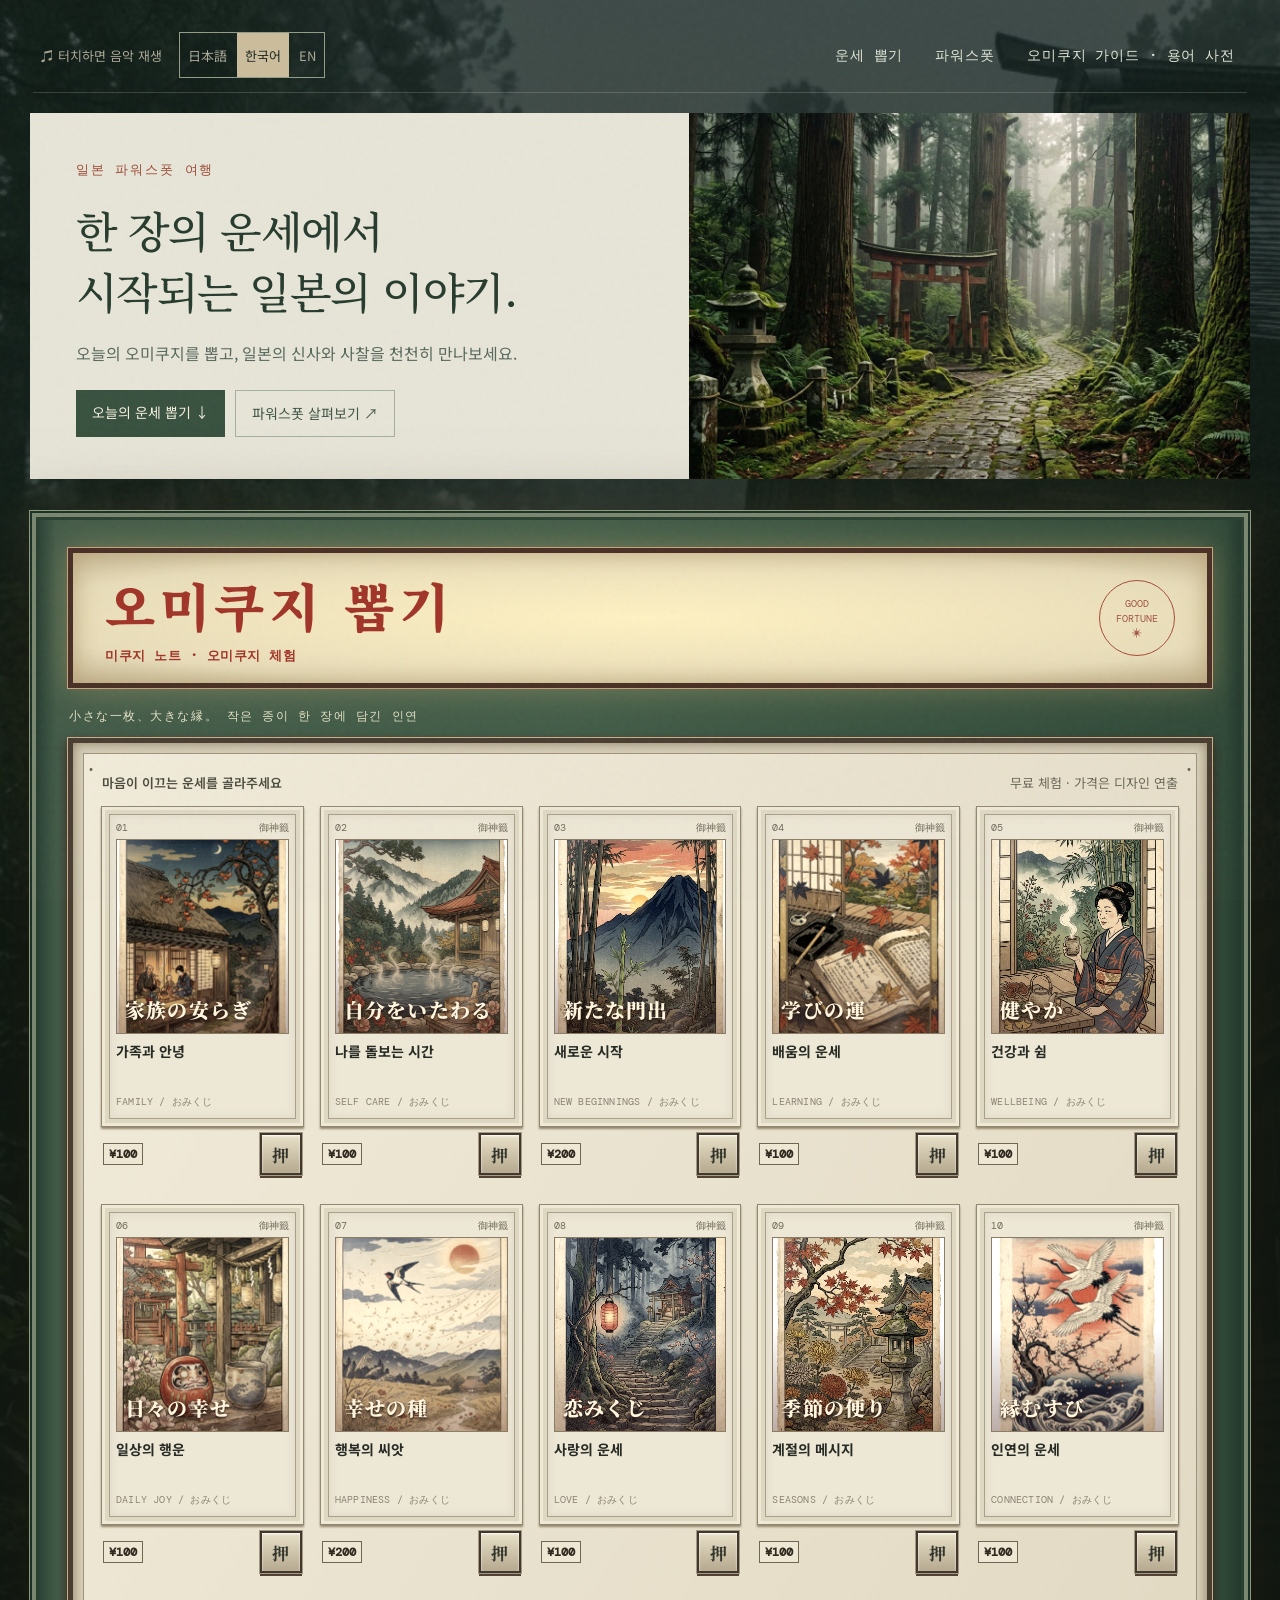
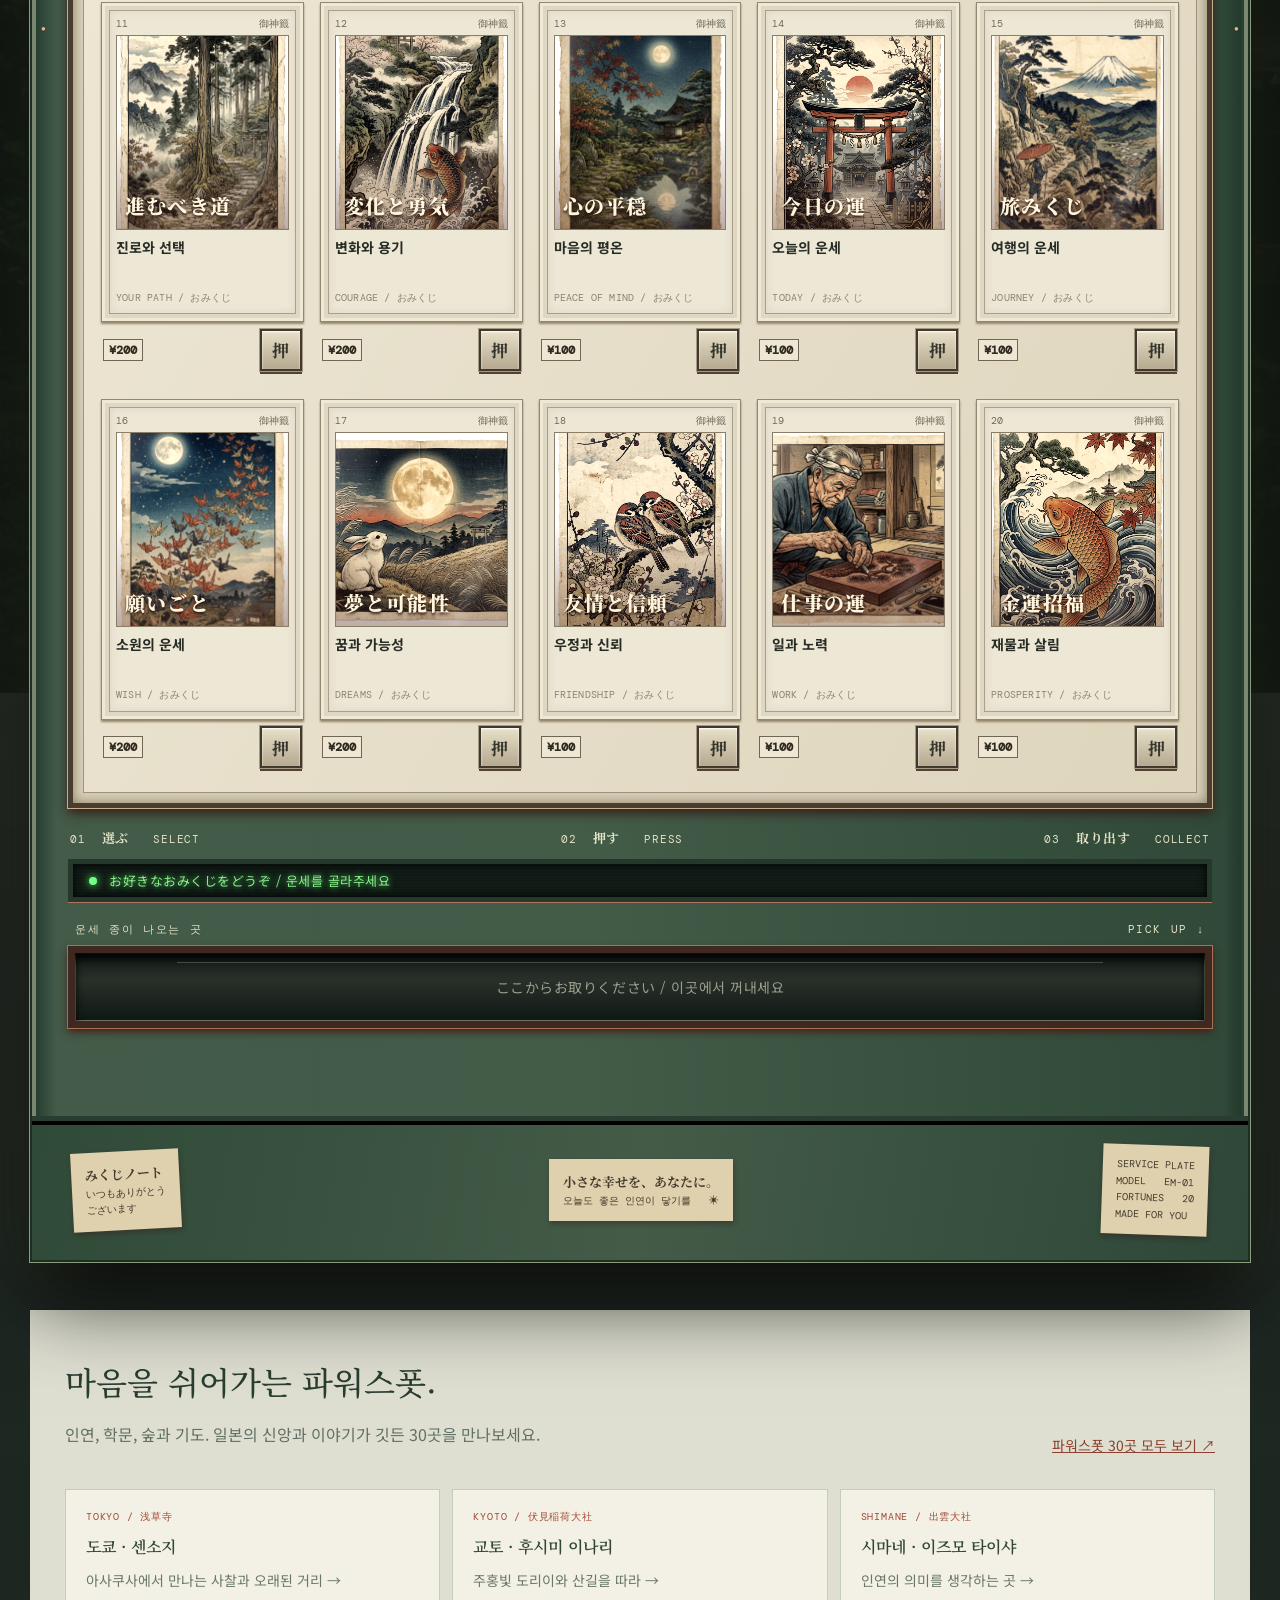
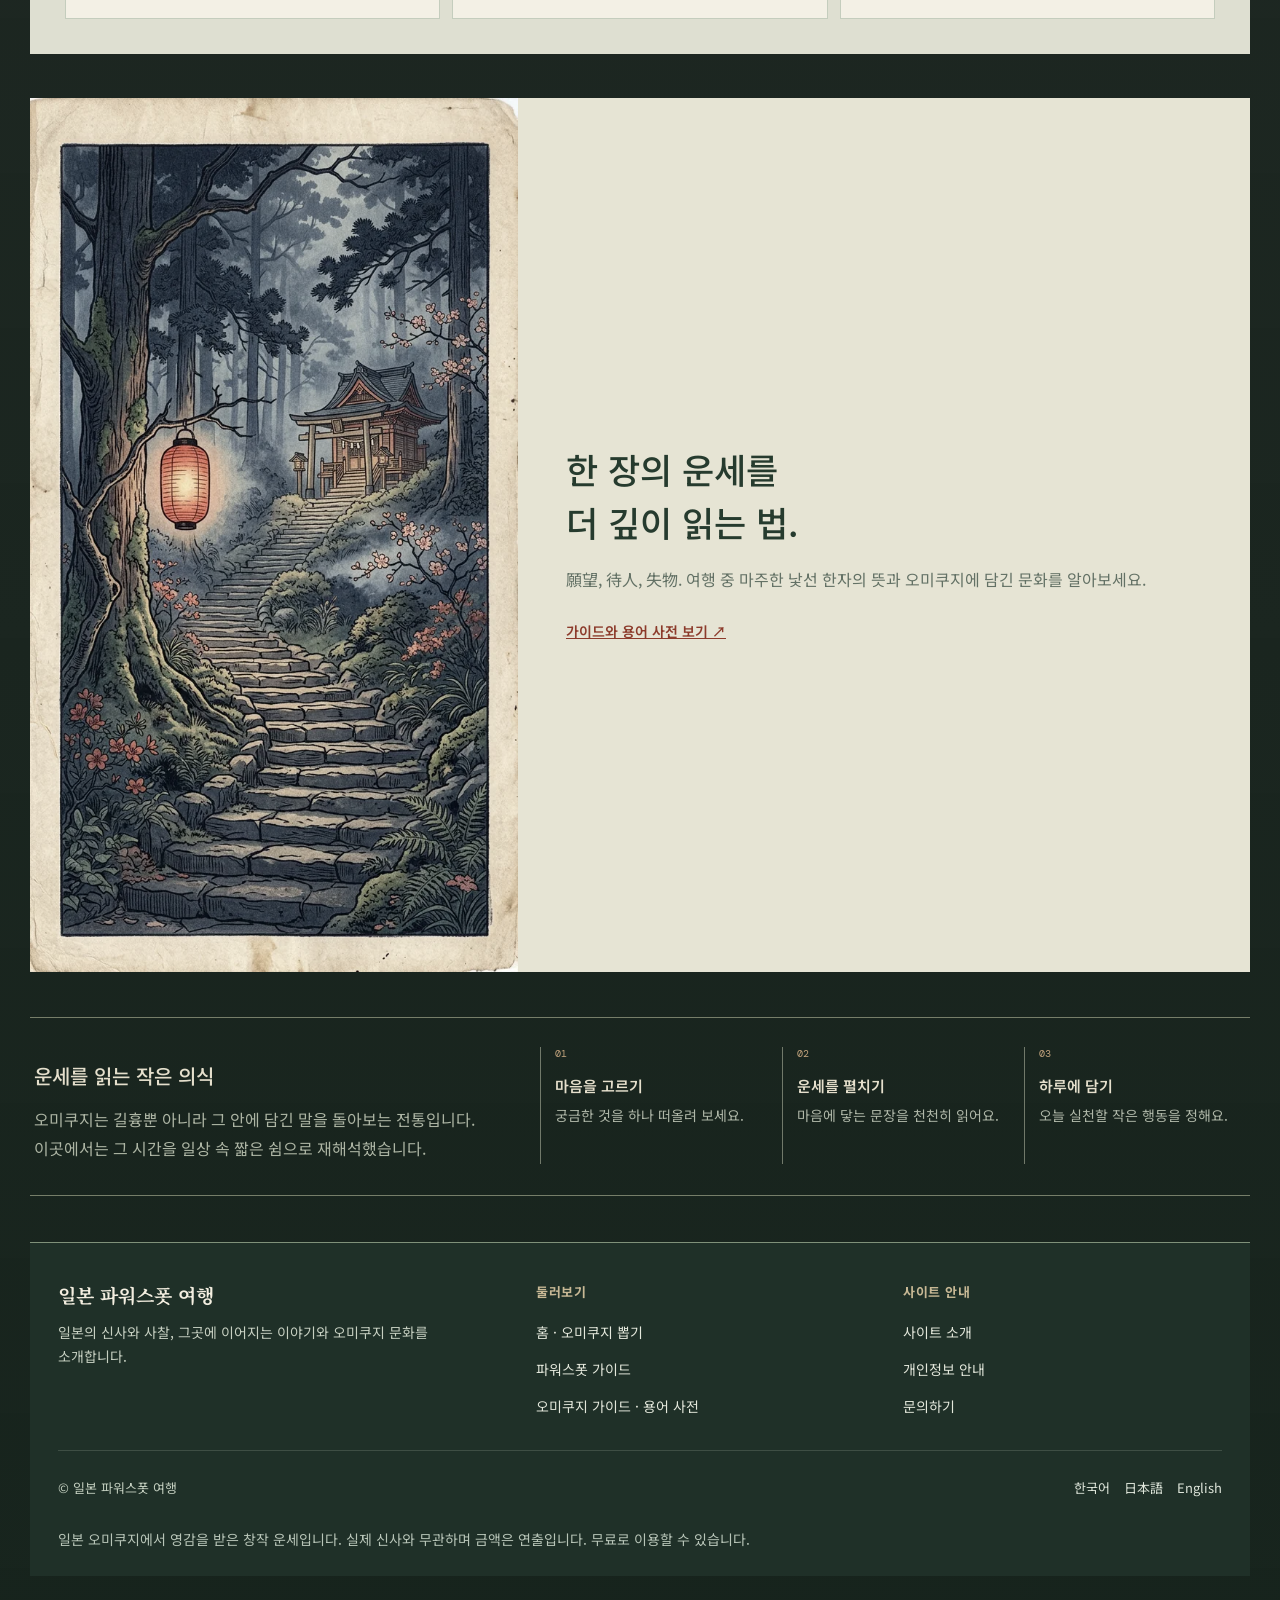
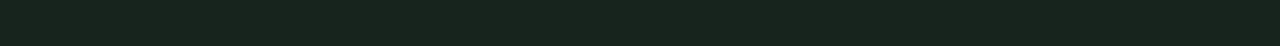
<file: index.html>
<!DOCTYPE html>

<html lang="ko"><head><meta charset="utf-8"/><meta content="width=device-width,initial-scale=1" name="viewport"/><meta content="#171d1a" name="theme-color"/><meta content="일본의 신사와 사찰, 파워스폿 여행 정보와 오미쿠지 문화, 창작 운세를 만나보세요." name="description"/><title>일본 파워스폿 여행 | 신사·사찰과 오미쿠지</title><style>
@import url('https://fonts.googleapis.com/css2?family=DM+Mono:wght@400;500&family=DM+Sans:wght@400;500;600;700&family=Noto+Sans+JP:wght@400;500;600;700&family=Noto+Sans+KR:wght@400;500;600;700&family=Noto+Serif+JP:wght@400;600;700;900&family=Noto+Serif+KR:wght@400;500;600;700&display=swap');
:root{--paper:#e7dec8;--red:#7d342a;--ink:#302c23}*{box-sizing:border-box}html{scroll-behavior:smooth}body{margin:0;background:radial-gradient(ellipse at 50% 10%,#303933 0,#1d2420 48%,#141a17 100%);color:#ede1c7;font-family:'Noto Serif KR',serif;min-height:100vh}body:before{content:'';position:fixed;inset:0;pointer-events:none;opacity:.1;background-image:url("data:image/svg+xml,%3Csvg viewBox='0 0 190 190' xmlns='http://www.w3.org/2000/svg'%3E%3Cfilter id='n'%3E%3CfeTurbulence type='fractalNoise' baseFrequency='.9' numOctaves='3' stitchTiles='stitch'/%3E%3C/filter%3E%3Crect width='100%25' height='100%25' filter='url(%23n)' opacity='.38'/%3E%3C/svg%3E");z-index:8}.page{width:min(100% - 40px,1220px);margin:0 auto;padding:32px 0 70px}.top{display:flex;justify-content:space-between;margin:0 3px 14px;color:#9d9b83;font:9px 'DM Mono',monospace;letter-spacing:.16em}.cabinet{position:relative;padding:35px 36px 0;background:linear-gradient(90deg,#51271f,#8b4234 2%,#873b2e 45%,#713026 98%,#4a241e);border:2px solid #4b2b22;outline:1px solid #9d6650;box-shadow:0 35px 80px #0009,inset 0 0 0 4px #ad6c50,inset 0 0 0 7px #5d2c23}.cabinet:before,.cabinet:after{position:absolute;content:'•';color:#d9b590;text-shadow:0 1px #40231b;font-size:14px;top:47%;z-index:1}.cabinet:before{left:9px}.cabinet:after{right:9px}.marquee{height:140px;display:flex;align-items:center;justify-content:space-between;padding:18px 32px;background:radial-gradient(ellipse at center,#fff2bc,#eddaad 75%,#cbb58e);border:5px solid #492f24;outline:1px solid #cba17b;box-shadow:0 0 22px #f0cb8270,inset 0 0 20px #b9a47a;color:#a13428}.marquee h1{font-family:'Noto Serif JP';font-size:clamp(35px,6vw,59px);letter-spacing:.22em;line-height:1;margin:0;font-weight:900}.marquee p{margin:9px 0 0;font:700 14px 'DM Mono',monospace;letter-spacing:.28em}.roundmark{width:76px;height:76px;border:1px solid #a74b39;border-radius:50%;display:grid;place-items:center;text-align:center;font:10px 'DM Mono',monospace;line-height:1.5;color:#a35443}.caption{display:flex;justify-content:space-between;margin:19px 1px 12px;font-size:10px;letter-spacing:.13em;color:#f1d2ae}.caption span:last-child{font:10px 'DM Mono',monospace}.display{padding:10px;background:#d7cfb9;border:5px solid #493d30;outline:1px solid #ccad89;box-shadow:0 5px 11px #351b18,inset 0 0 12px #8a7c60}.display-inner{padding:17px;background:linear-gradient(120deg,#f1ebda,#ded5bd);border:1px solid #9e927c;position:relative}.display-inner:before,.display-inner:after{position:absolute;top:4px;color:#6f6857;content:'•';font-size:12px}.display-inner:before{left:5px}.display-inner:after{right:5px}.grid{display:grid;grid-template-columns:repeat(5,minmax(0,1fr));gap:18px 15px}.product{min-width:0}.frame{padding:7px;background:#ded8c3;border:1px solid #918873;box-shadow:inset 0 0 0 3px #eee8d5,0 2px 2px #94866c;transition:transform .2s}.product:hover .frame{transform:translateY(-2px)}.ticket{background:#ede7d6;border:1px solid #aaa08a;padding:6px;color:#302c23;box-shadow:inset 0 0 8px #b3aa9645}.ticket-top{display:flex;justify-content:space-between;font:8px 'DM Mono',monospace;color:#706959;margin-bottom:4px}.art{height:195px;position:relative;overflow:hidden;background:#a49070;border:1px solid #8b7d66}.art img{height:100%;width:100%;object-fit:cover;filter:saturate(.84) sepia(.15) contrast(1.08);transition:transform .5s}.product:hover img{transform:scale(1.06)}.art:after{content:'';position:absolute;inset:0;background:linear-gradient(0deg,#4c261a60,transparent 52%);pointer-events:none}.art-name{position:absolute;z-index:1;left:8px;bottom:7px;color:#fff5dd;font-family:'Noto Serif JP';font-size:17px;font-weight:900;text-shadow:0 2px 3px #291811;letter-spacing:.06em}.ticket h2{font-family:'Noto Serif KR';font-size:11px;margin:8px 0 3px;color:#282c25}.ticket small{font:8px 'DM Mono',monospace;color:#8b8374;letter-spacing:.08em}.control{height:50px;display:flex;align-items:center;justify-content:space-between;padding:0 2px}.price{color:#302a21;border:1px solid #716553;padding:2px 5px;background:#eee7d3;font:700 10px 'DM Mono',monospace}.push{width:38px;height:38px;border:2px solid #42382d;outline:1px solid #a49a84;background:linear-gradient(#e8e0c8,#b5a98f);color:#34362d;box-shadow:0 3px 0 #514234,inset 0 1px 2px #fff;cursor:pointer;font-family:'Noto Serif JP';font-size:15px;font-weight:bold;transition:transform .1s}.push:hover{background:linear-gradient(#f9f1d6,#cabda1)}.push:active{transform:translateY(3px);box-shadow:none}button:focus-visible,a:focus-visible{outline:3px solid #e7bd70;outline-offset:3px}.steps{display:flex;justify-content:space-between;padding:20px 2px 12px;font:9px 'DM Mono',monospace;letter-spacing:.08em;color:#f2d6b8}.steps b{font-family:'Noto Serif JP';font-size:12px}.led{height:43px;border:5px solid #3b231e;background:repeating-linear-gradient(0deg,#101915,#101915 2px,#15221a 3px);box-shadow:inset 0 0 9px #000,0 1px #b4735d;display:flex;align-items:center;padding:0 16px;color:#8beb8b;text-shadow:0 0 6px #53ed65;font:11px 'DM Mono',monospace;letter-spacing:.12em}.led:before{content:'';height:8px;width:8px;border-radius:50%;background:#71ff83;box-shadow:0 0 9px #63ff7a;margin-right:12px}.pick-label{display:flex;justify-content:space-between;margin:20px 7px 9px;color:#ecd2b6;font:10px 'DM Mono',monospace;letter-spacing:.15em}.slot{display:block;width:100%;height:82px;cursor:pointer;border:7px solid #3f2820;outline:1px solid #ab7054;background:linear-gradient(#141c19,#29302a 40%,#101814);box-shadow:inset 0 6px 10px #000,inset 0 0 0 1px #747e69,0 4px 8px #3f201b;color:#9a9f8d;font:10px 'DM Mono',monospace;letter-spacing:.17em;position:relative}.slot:before{content:'';position:absolute;top:9px;left:9%;width:82%;height:1px;background:#8a9683;opacity:.4}.slot.ready{color:#e8e9c0;text-shadow:0 0 10px #b1efa8;animation:glow 1s infinite alternate}.base{margin:70px -36px 0;padding:20px 40px 25px;border-top:9px ridge #5d2c24;background:linear-gradient(100deg,#78362b,#843b2f,#6d3028);display:flex;justify-content:space-between;align-items:center;gap:14px}.label{background:#dfd1ad;color:#453a2e;box-shadow:1px 3px 5px #39221e7a;padding:12px 14px;font:9px 'DM Mono',monospace;line-height:1.5}.label strong{font-family:'Noto Serif JP';font-size:14px}.label:nth-child(1){transform:rotate(-3deg)}.label:nth-child(3){transform:rotate(2deg)}.label a{color:inherit}.footer{text-align:center;color:#aaa997;font-size:10px;line-height:1.9;padding:22px 10px}.footer a{color:#c5bb9f}.overlay{position:fixed;inset:0;z-index:10;background:#111711df;backdrop-filter:blur(7px);display:none;align-items:center;justify-content:center;padding:18px}.overlay.open{display:flex}.slip{width:min(100%,510px);max-height:92vh;overflow:auto;position:relative;color:#30271f;background:#f2ead8;box-shadow:0 25px 80px #000a;padding:34px 38px;background-image:repeating-linear-gradient(90deg,transparent,transparent 3px,#9d8a7108 4px);animation:up .45s ease}.slip:before{position:absolute;content:'';inset:10px;border:1px solid #bca98d;pointer-events:none}.close{position:absolute;right:21px;top:13px;border:0;background:none;color:#7b6754;font-size:26px;cursor:pointer}.slip-head{text-align:center;border-bottom:2px solid #a74934;padding-bottom:17px}.slip-head small{font:10px 'DM Mono';letter-spacing:.18em;color:#9f4733}.slip-head h2{font:700 44px 'Noto Serif JP';color:#a33728;margin:8px 0 2px;letter-spacing:.18em}.slip-head h3{font-size:15px;margin:4px;font-weight:500}.poem{text-align:center;line-height:2.1;font-size:13px;padding:14px 0;border-bottom:1px solid #cab9a2}.poem b{font-family:'Noto Serif JP';font-size:16px;display:block;color:#7d3a2e}.details{margin:13px 0}.detail{display:grid;grid-template-columns:84px 1fr;gap:10px;padding:9px 0;border-bottom:1px solid #d9cdb8;font-size:12px;line-height:1.7}.detail strong{color:#a24431;font-family:'Noto Serif JP';font-size:13px}.detail.highlight{background:#e7dac3;padding:9px}.slip-note{color:#8b7d69;font-size:10px;line-height:1.8}.actions{display:flex;gap:8px;margin-top:20px}.actions button{flex:1;padding:13px 5px;border:1px solid #8d3c2e;background:#8d3c2e;color:#fff3df;cursor:pointer;font-family:inherit;font-size:11px}.actions .secondary{background:transparent;color:#8d3c2e}@keyframes up{from{opacity:0;transform:translateY(35px)}to{opacity:1;transform:translateY(0)}}@keyframes glow{to{box-shadow:inset 0 0 20px #8faa75,0 0 15px #f6d498}}@media(max-width:700px){.page{width:min(100% - 20px,560px);padding-top:20px}.cabinet{padding:20px 14px 0}.marquee{height:112px;padding:15px}.marquee h1{font-size:35px}.marquee p{font-size:10px}.roundmark{width:54px;height:54px;font-size:8px}.display{padding:5px}.display-inner{padding:8px}.grid{grid-template-columns:repeat(2,minmax(0,1fr));gap:14px 9px}.art{height:155px}.caption{font-size:9px}.caption span:last-child{font-size:8px}.steps{font-size:8px}.base{margin:45px -14px 0;padding:16px;gap:8px}.label{padding:9px;font-size:8px}.label:nth-child(3){display:none}.slip{padding:34px 25px}.detail{grid-template-columns:75px 1fr}}

.toolbar{display:flex;align-items:center;gap:14px}.toolbar button{border:0;background:none;color:#aaa897;font:9px 'DM Mono',monospace;cursor:pointer;padding:6px 5px}.toolbar button:hover,.toolbar button.active{color:#f1d6a5}.langs{display:flex;border:1px solid #777c6b;gap:2px}.langs button.active{background:#cbbd9c;color:#1f2821}.toolbar #sound[aria-pressed=true]{color:#a9e7a4}.art:before{position:absolute;content:'';inset:0;z-index:2;pointer-events:none;background:linear-gradient(115deg,#fff4 0%,transparent 23%,transparent 72%,#fff2 80%,transparent 85%);mix-blend-mode:screen}.push,.slot{touch-action:manipulation}.push{min-width:42px;min-height:42px}.control{height:55px}@media(max-width:700px){.toolbar{gap:4px}.toolbar button{font-size:9px;padding:7px 4px}.top>span{font-size:8px}.ticket h2{line-height:1.4;min-height:30px}.art{height:clamp(150px,42vw,230px)}.slip{overscroll-behavior:contain}.footer{font-size:10px}}

.product.selected .frame{box-shadow:0 0 0 2px #d6a75b,0 0 19px #f4c977aa,inset 0 0 0 3px #eee8d5}.product.selected .push{transform:translateY(3px);box-shadow:inset 0 3px 5px #5d4a35,0 0 9px #efb475;background:#d3c09a}.slot-wrap{position:relative}.dispensed{position:absolute;z-index:1;top:-19px;left:calc(50% - 36px);width:72px;height:67px;background:#e6d8b9;border:1px solid #a59a82;box-shadow:0 3px 9px #0008;text-align:center;color:#873d30;font:bold 12px 'Noto Serif JP';padding-top:7px;transform:translateY(38px) scale(.85);opacity:0;pointer-events:none;transition:transform .7s cubic-bezier(.2,.8,.2,1),opacity .3s}.dispensed:before{content:'';position:absolute;inset:4px;border:1px solid #c5b293}.dispensed small{display:block;font:5px 'DM Mono';margin-top:4px}.slot-wrap.has-paper .dispensed{opacity:1;transform:translateY(0) rotate(-3deg)}.slot{position:relative;z-index:2}.slot.ready{background:linear-gradient(#171e18,#394432 40%,#111914)}.product .art img{will-change:transform}.grid{gap:22px 16px}.ticket h2{min-height:30px}.cabinet{box-shadow:0 35px 80px #0009,inset 0 0 0 4px #ad6c50,inset 0 0 0 7px #5d2c23,0 0 50px #b77c3840}@media(max-width:700px){.page{width:min(100% - 20px,560px)}.grid{gap:14px 9px}.art{height:clamp(150px,42vw,230px)}.slot-wrap.has-paper .dispensed{transform:translateY(0) rotate(-3deg)}}@media(prefers-reduced-motion:reduce){*,*:before,*:after{animation-duration:.01ms!important;transition-duration:.01ms!important}}

.ritual{margin-top:45px;border-top:1px solid #767e69;border-bottom:1px solid #767e69;padding:29px 4px 31px;display:grid;grid-template-columns:1fr 1.5fr;gap:35px;color:#e5dfcc}.ritual-kicker{font:9px 'DM Mono',monospace;letter-spacing:.16em;color:#b6a178}.ritual h2{font-size:20px;font-weight:500;margin:13px 0}.ritual p{font-size:11px;line-height:2;color:#adb5a4;margin:0}.ritual-steps{display:grid;grid-template-columns:repeat(3,1fr);gap:20px}.ritual-steps div{border-left:1px solid #71796a;padding-left:14px}.ritual-steps b{display:block;font:10px 'DM Mono';color:#c4a57e;margin-bottom:15px}.ritual-steps strong{display:block;font-size:12px;font-weight:600;margin-bottom:7px}.ritual-steps span{display:block;font-size:10px;line-height:1.8;color:#afb7a8}.reflection{margin-top:20px;padding:14px 16px;background:#e8ddc8;border-left:2px solid #a44833}.reflection span{font:9px 'DM Mono',monospace;letter-spacing:.08em;color:#a44833}.reflection p{font-size:12px;line-height:1.8;margin:5px 0 0}@media(max-width:700px){.ritual{grid-template-columns:1fr;gap:22px;margin-top:32px}.ritual-steps{gap:10px}.ritual-steps div{padding-left:9px}.ritual h2{font-size:18px}}

.slot-wrap{min-height:100px}.dispensed{top:33px;left:calc(50% - 64px);width:128px;height:87px;z-index:3;cursor:pointer;pointer-events:none;transform:translateY(-22px) rotate(-6deg) scale(.9);opacity:0;transition:transform .85s cubic-bezier(.16,.85,.2,1),opacity .25s,filter .2s;border:1px solid #ac9880;background:linear-gradient(#fff5dfdf,#e0d0accf),url('art-plum.webp') center/cover;box-shadow:0 6px 12px #0009;color:#883729;padding-top:7px;text-align:center}.dispensed span{display:block;position:relative;font-size:17px;letter-spacing:.15em}.dispensed small{position:relative;color:#685348;font-size:7px;margin-top:4px}.dispensed em{position:relative;display:block;font:10px 'Noto Serif KR';font-style:normal;margin-top:7px;color:#5f4a38}.slot-wrap.has-paper .dispensed{opacity:1;pointer-events:auto;transform:translateY(27px) rotate(-8deg) scale(1)}.slot-wrap.has-paper .dispensed:hover{filter:brightness(1.1);transform:translateY(20px) rotate(-5deg) scale(1.05)}.history-overlay{position:fixed;inset:0;z-index:12;background:#111711e8;backdrop-filter:blur(7px);display:none;place-items:center;padding:18px}.history-overlay.open{display:grid}.history-panel{position:relative;width:min(100%,510px);max-height:85vh;overflow:auto;background:#f2ead8;color:#30271f;padding:32px;box-shadow:0 25px 80px #000a}.history-panel h2{font-size:21px;font-weight:500;margin:0 35px 6px 0}.history-panel p{color:#786e5e;font-size:11px;line-height:1.8}.history-list{display:grid;gap:8px;margin-top:20px}.history-item{display:flex;align-items:center;gap:10px;padding:12px;background:#e7ddc9;border:1px solid #d3c4a9}.history-item button{cursor:pointer}.history-open{flex:1;text-align:left;border:0;background:none;color:#382d23;font-family:inherit}.history-open strong{color:#9a3d2c;font-family:'Noto Serif JP';font-size:19px;margin-right:8px}.history-open small{display:block;font:9px 'DM Mono',monospace;color:#887e6d;margin-top:5px}.history-delete{background:none;border:0;font-size:20px;color:#958575;padding:4px 8px}.history-empty{padding:16px;background:#e8dfcd}.history-close{position:absolute;right:18px;top:12px;background:none;border:0;font-size:26px;color:#786758;cursor:pointer}.toolbar #historyButton{border:1px solid #777c6b;color:#ddd0b4}.actions{flex-wrap:wrap}.actions button{min-width:100px}@media(max-width:700px){.top{align-items:flex-start;gap:4px}.top>span{max-width:100px;line-height:1.5}.toolbar{flex-wrap:wrap;justify-content:flex-end}.dispensed{width:112px;left:calc(50% - 56px)}.slot-wrap.has-paper .dispensed{transform:translateY(27px) rotate(-8deg)}.history-panel{padding:25px}}

.main-nav{display:flex;justify-content:flex-end;gap:26px;padding:2px 4px 18px}.main-nav a{font-size:11px;text-decoration:none;color:#c9d0bd}.main-nav a:hover{color:#f2d093}.cabinet{background:linear-gradient(90deg,#21392e,#435b48 2%,#425c48 45%,#304938 98%,#1d3227);border-color:#1b3025;outline-color:#8d9a7b;box-shadow:0 35px 80px #0009,inset 0 0 0 4px #798770,inset 0 0 0 7px #293f30,0 0 50px #b77c3825}.base{background:linear-gradient(100deg,#304a39,#435b47,#2e4738);border-top-color:#293e31}.caption,.steps,.pick-label{color:#e5e2c5}.led{border-color:#25382b}.marquee{background:radial-gradient(ellipse at center,#fff2c3,#e8ddba 75%,#c7b996)}.journal-feature{margin-top:44px;display:grid;grid-template-columns:.8fr 1.2fr;min-height:280px;background:#e6e4d4;color:#263b2e}.journal-image{overflow:hidden;min-height:250px}.journal-image img{width:100%;height:100%;object-fit:cover;display:block;filter:saturate(.75)}.journal-copy{padding:42px 48px;align-self:center}.journal-copy span{font:9px 'DM Mono';letter-spacing:.13em;color:#a34634}.journal-copy h2{font-size:clamp(24px,3vw,35px);font-weight:500;line-height:1.5;margin:17px 0}.journal-copy p{font-size:12px;line-height:2;color:#637165}.journal-copy a{display:inline-block;margin-top:10px;color:#8c3b2b;font-size:11px;font-weight:600}.memo-box{margin:20px 0}.memo-box label{display:block;color:#8b3b2d;font-size:12px;font-weight:600;margin-bottom:8px}.memo-box textarea{width:100%;resize:vertical;border:1px solid #c5b69c;background:#fbf6e9;padding:10px;font:12px 'Noto Serif KR';color:#392e25}.memo-box small{font-size:10px;line-height:1.5;color:#887c69}.memo-box textarea:focus{outline:2px solid #a34835}@media(max-width:700px){.main-nav{justify-content:center;gap:15px;flex-wrap:wrap}.main-nav a{font-size:10px}.journal-feature{grid-template-columns:1fr}.journal-image{height:190px;min-height:0}.journal-copy{padding:28px}.journal-copy h2{font-size:25px}}

/* Readability and multilingual type system */
html{font-size:16px}body{font-family:'Noto Sans KR','Noto Sans JP','DM Sans',sans-serif;line-height:1.6;-webkit-text-size-adjust:100%;overflow-x:hidden}html:lang(ja) body{font-family:'Noto Sans JP','Noto Sans KR',sans-serif}html:lang(en) body{font-family:'DM Sans','Noto Sans JP',sans-serif}html:lang(ko) body{word-break:keep-all}button,a,input,textarea{font-family:inherit}button{touch-action:manipulation}.top{font-size:11px;letter-spacing:.08em}.toolbar button{font-family:'Noto Sans KR','Noto Sans JP','DM Sans',sans-serif;font-size:11px;min-height:38px;padding:8px}.toolbar{gap:9px}.langs{border-color:#939c88}.main-nav a{font-size:13px;font-weight:500;line-height:1.5}.marquee p{font-size:13px;letter-spacing:.16em}.caption{font-size:12px;line-height:1.65;gap:12px}.caption span:last-child{font-size:10px}.display-intro{display:flex;justify-content:space-between;align-items:center;gap:12px;padding:2px 1px 14px;color:#4a4b3d;font-size:12px;font-weight:600}.display-intro span:last-child{font-size:11px;font-weight:400;color:#6b6759;text-align:right}.ticket h2{font-family:'Noto Sans KR','Noto Sans JP','DM Sans',sans-serif;font-size:14px;font-weight:700;line-height:1.4;min-height:40px;overflow-wrap:anywhere;margin:8px 0 4px}.ticket small{font-size:9px;line-height:1.4}.ticket-top{font-size:10px}.price{font-size:12px}.push{font-size:17px}.art-name{font-size:clamp(15px,1.7vw,20px)}.steps{font-size:10px}.steps b{font-size:13px}.led{font-family:'Noto Sans KR','Noto Sans JP','DM Sans',sans-serif;font-size:12px;letter-spacing:.04em;line-height:1.4}.pick-label{font-size:11px}.slot{font-family:'Noto Sans KR','Noto Sans JP','DM Sans',sans-serif;font-size:12px;letter-spacing:.04em}.dispensed em{font-family:'Noto Sans KR','Noto Sans JP','DM Sans',sans-serif;font-size:11px}.label{font-size:10px;line-height:1.65}.journal-copy p{font-size:14px;line-height:1.9}.journal-copy a{font-size:13px}.ritual p{font-size:13px}.ritual-steps strong{font-size:14px;line-height:1.5}.ritual-steps span{font-size:12px}.footer{font-size:12px;line-height:1.9}.slip{color:#30271f}.slip-head h3{font-family:'Noto Serif KR','Noto Serif JP',serif;font-size:18px;line-height:1.55}.poem{font-size:15px;line-height:1.9}.detail{font-size:14px;line-height:1.75;grid-template-columns:100px 1fr}.detail strong{font-size:14px}.detail strong small{display:block;font-family:'Noto Sans KR','Noto Sans JP','DM Sans',sans-serif;font-size:11px;line-height:1.45}.reflection p{font-size:14px}.slip-note,.memo-box small{font-size:12px;line-height:1.75}.memo-box label,.memo-box textarea{font-size:14px}.actions button{font-size:13px;min-height:44px}.history-panel p{font-size:13px}.history-open{font-size:14px}.history-open small{font-size:11px}.close,.history-close{min-width:44px;min-height:44px;line-height:1}.ritual,.journal-feature{word-break:keep-all}@media(max-width:700px){.page{width:calc(100% - 20px)}.top>span{max-width:130px;font-size:10px;line-height:1.4}.toolbar button{font-size:10px;padding:7px 5px}.main-nav{gap:12px}.main-nav a{font-size:11px}.caption{font-size:10px}.caption span:last-child{font-size:9px;white-space:nowrap}.display-intro{align-items:start;font-size:11px;gap:5px}.display-intro span:last-child{font-size:10px;max-width:43%}.ticket h2{font-size:13px;min-height:38px}.ticket small{font-size:8px}.steps{font-size:9px}.led{font-size:11px;letter-spacing:0}.slip{padding:34px 22px}.slip-head h2{font-size:42px}.slip-head h3{font-size:16px}.poem{font-size:14px}.detail{grid-template-columns:80px minmax(0,1fr);font-size:13px}.actions button{min-width:85px;font-size:12px}.footer{font-size:11px}.ritual-steps strong{font-size:12px}.ritual-steps span{font-size:11px}}
html:lang(ja) .ritual,html:lang(ja) .journal-feature{word-break:normal;overflow-wrap:anywhere}.ritual-copy,.ritual-steps,.ritual-steps>div,.journal-copy{min-width:0}@media(max-width:700px){.ritual{grid-template-columns:minmax(0,1fr)}.ritual-steps{grid-template-columns:repeat(3,minmax(0,1fr))}}

body{background:linear-gradient(180deg,rgba(17,29,22,.78),rgba(17,26,21,.94) 52%,#17241d 100%),url('shrine-atmosphere.webp') center top / cover fixed no-repeat}.slip{max-height:90vh;padding:40px 42px 34px;background-color:#f5edda;box-shadow:0 30px 90px #000b,0 0 0 1px #8d7654;background-image:repeating-linear-gradient(90deg,transparent,transparent 3px,#8e704708 4px),radial-gradient(ellipse at 50% 0%,#fff9e9,#ede1c7)}.slip:before{inset:10px;border:1px solid #bda787}.slip:after{content:'✿';display:block;text-align:center;color:#aa5040;font-size:19px;margin:18px auto 4px}.slip-head{border-bottom:1px solid #a34835;padding-bottom:22px}.slip-head h2{font-size:54px;letter-spacing:.2em;margin:12px 0 2px}.grade-meaning{color:#8c4b38;font-size:12px;letter-spacing:.04em}.poem{padding:20px 0 22px;line-height:2.05}.poem b{font-size:18px;margin-bottom:7px}.slip-section-title{text-align:center;color:#934635;font-family:'Noto Serif JP','Noto Serif KR',serif;font-size:13px;letter-spacing:.06em;margin:22px 0 10px}.fortune-intro{font-size:13px;line-height:2;color:#594b3d;padding:0 3px 18px}.detail{padding:15px 4px;grid-template-columns:115px minmax(0,1fr)}.detail strong small{color:#817364;font-size:11px;font-weight:400}.detail div span{font-weight:600;color:#4b3b2e}.detail-note{font-size:12px;line-height:1.8;margin:6px 0 0;color:#786d5c}.result-guide{display:block;border:1px solid #9c6e55;color:#8c3e2f;text-align:center;text-decoration:none;font-size:12px;margin:20px 0;padding:13px}.result-guide:hover{background:#e8dac4}.reflection{margin-top:20px}.slip-note{font-size:11px;color:#776f60}.close{z-index:2}.overlay{background:#101b13d9}.marquee{box-shadow:0 0 32px #f0cb8255,inset 0 0 24px #b9a47a}.cabinet{box-shadow:0 35px 80px #000c,inset 0 0 0 4px #798770,inset 0 0 0 7px #293f30,0 0 50px #d6bd7630}@media(max-width:700px){body{background-attachment:scroll;background-size:auto 1000px}.slip{padding:35px 25px 24px}.slip-head h2{font-size:45px}.detail{grid-template-columns:88px minmax(0,1fr)}.detail strong small{font-size:10px}.detail-note{font-size:12px}.fortune-intro{font-size:13px}}

.marquee h1{font-family:'Noto Serif KR','Noto Serif JP',serif;font-size:clamp(29px,5vw,52px);letter-spacing:.09em;line-height:1.25}.marquee p{letter-spacing:.15em}.dispensed span{font-size:14px;letter-spacing:.02em}.label strong{font-size:13px}@media(max-width:700px){.marquee h1{font-size:clamp(26px,7.2vw,35px);letter-spacing:.03em}.marquee p{font-size:9px;letter-spacing:.08em}.roundmark{flex-shrink:0}}

.welcome{display:grid;grid-template-columns:1fr .85fr;background:#e7e5d8;color:#263b2d;min-height:310px;margin:0 0 32px;overflow:hidden}.welcome-copy{padding:42px 46px;align-self:center}.welcome-copy>span,.home-places-head span{font:10px 'DM Mono';letter-spacing:.14em;color:#9b4b36}.welcome-copy h1{font-family:'Noto Serif KR','Noto Serif JP',serif;font-size:clamp(27px,3.4vw,43px);line-height:1.42;font-weight:500;letter-spacing:-.035em;margin:18px 0}.welcome-copy p{font-size:14px;color:#59695e;line-height:1.9}.welcome-actions{display:flex;flex-wrap:wrap;gap:10px;margin-top:22px}.welcome-actions a{padding:12px 16px;text-decoration:none;font-size:12px;background:#38513f;color:#f6efe0;min-height:44px}.welcome-actions a+ a{background:transparent;color:#405748;border:1px solid #a4b0a0}.welcome-photo{position:relative;min-width:0;min-height:300px}.welcome-photo img{width:100%;height:100%;object-fit:cover;position:absolute;inset:0}.welcome-photo small{position:absolute;bottom:0;right:0;background:#23382de8;color:#eae6d8;padding:7px 10px;font-size:9px}.marquee h2{font-family:'Noto Serif KR','Noto Serif JP',serif;font-size:clamp(29px,5vw,52px);letter-spacing:.09em;line-height:1.25;margin:0;font-weight:900}.home-places{margin-top:48px;padding:35px;background:#dedfd1;color:#293d30}.home-places-head{display:flex;align-items:end;justify-content:space-between;gap:20px}.home-places-head h2{font:500 clamp(24px,3vw,32px) 'Noto Serif KR','Noto Serif JP',serif;margin:13px 0}.home-places-head p{font-size:13px;color:#617064;line-height:1.8}.home-places-head>a{font-size:12px;color:#8b4030;white-space:nowrap;padding:10px 0}.home-place-cards{display:grid;grid-template-columns:repeat(3,minmax(0,1fr));gap:12px;margin-top:23px}.home-place-cards a{display:flex;flex-direction:column;gap:11px;text-decoration:none;background:#f3f0e5;border:1px solid #c4cdbd;padding:20px;min-height:130px;color:#32473a}.home-place-cards a:hover{background:#faf6e9;border-color:#66806b}.home-place-cards small{font:10px 'DM Mono';letter-spacing:.08em;color:#a24a34}.home-place-cards strong{font:600 16px 'Noto Serif KR','Noto Serif JP',serif}.home-place-cards span{font-size:12px;line-height:1.7;color:#69786c}.welcome-actions a:focus-visible,.home-place-cards a:focus-visible{outline:3px solid #e8ac58;outline-offset:3px}@media(max-width:700px){.welcome{grid-template-columns:minmax(0,1fr)}.welcome-copy{padding:30px 25px}.welcome-copy h1{font-size:clamp(27px,7vw,35px)}.welcome-photo{min-height:190px}.marquee h2{font-size:clamp(26px,7.2vw,35px);letter-spacing:.03em}.home-places{padding:25px 18px}.home-places-head{align-items:start;flex-direction:column;gap:0}.home-place-cards{grid-template-columns:1fr}.home-place-cards a{min-height:0}.main-nav{gap:10px}.main-nav a{font-size:10px}}

@media(max-width:480px){.caption span:last-child{white-space:normal;overflow-wrap:anywhere;max-width:100%;text-align:center}}

.footer-menu{margin-top:14px}.footer-menu a{display:inline-block;padding:8px 12px;font-size:13px;text-decoration:underline;text-underline-offset:4px}

/* A compact, readable navigation bar: controls on the left, destinations on the right. */
.top{display:flex;align-items:center;justify-content:space-between;gap:20px;margin:0 3px 20px;padding:0 0 14px;border-bottom:1px solid #d9ddc533}
.toolbar{flex:0 0 auto}.main-nav{display:flex;align-items:center;justify-content:flex-end;gap:8px;margin:0;padding:0}
.main-nav a{display:inline-flex;align-items:center;min-height:44px;padding:8px 12px;border-radius:3px;font-size:13px;color:#e3e8d9;transition:background-color .2s,color .2s}
.main-nav a:hover,.main-nav a:focus-visible{background:#ffffff12;color:#fff1d0}
@media(max-width:760px){.top{align-items:stretch;flex-direction:column;gap:10px;margin-bottom:17px}.toolbar{justify-content:flex-start}.main-nav{justify-content:flex-start;gap:4px;flex-wrap:wrap}.main-nav a{font-size:12px;min-height:44px;padding:8px 10px}}
@media(max-width:390px){.main-nav a{font-size:11px;padding:8px 7px}}
</style><link href="https://www.japansacred.com/" rel="canonical"/><link href="https://www.japansacred.com/" hreflang="ko" rel="alternate"/><link href="https://www.japansacred.com/" hreflang="x-default" rel="alternate"/><link href="https://www.japansacred.com/index-ja.html" hreflang="ja" rel="alternate"/><link href="https://www.japansacred.com/index-en.html" hreflang="en" rel="alternate"/><meta content="website" property="og:type"/><meta content="일본 파워스폿 여행 | 신사·사찰과 오미쿠지" property="og:title"/><meta content="일본의 신사와 사찰, 파워스폿 여행 정보와 오미쿠지 문화, 창작 운세를 만나보세요." property="og:description"/><meta content="https://www.japansacred.com/" property="og:url"/><meta content="일본 파워스폿 여행" property="og:site_name"/><link href="footer.css?v=fff2a89142" rel="stylesheet"/><link href="typography.css?v=4a8611229a" rel="stylesheet"/><script data-seo-webpage="" type="application/ld+json">{"@context": "https://schema.org", "@type": "WebPage", "@id": "https://www.japansacred.com/#webpage", "url": "https://www.japansacred.com/", "name": "일본 파워스폿 여행 | 신사·사찰과 오미쿠지", "description": "일본의 신사와 사찰, 파워스폿 여행 정보와 오미쿠지 문화, 창작 운세를 만나보세요.", "inLanguage": "ko"}</script><link href="result.css?v=8c518cfa75" rel="stylesheet"/><link href="mobile.css?v=868b908272" rel="stylesheet"/></head><body><div class="page"><div class="top"><div class="toolbar"><button aria-pressed="false" id="sound">♫ MUSIC</button><div aria-label="Language" class="langs"><button data-lang="ja">日本語</button><button data-lang="ko">한국어</button><button data-lang="en">EN</button></div></div><nav aria-label="주요 메뉴" class="main-nav"><a href="#fortune" id="navDraw">운세 뽑기</a><a href="places.html" id="navPlaces">파워스폿 ↗</a><a href="guide.html" id="navGuide">오미쿠지 가이드 · 용어 사전 ↗</a></nav></div><section class="welcome"><div class="welcome-copy"><span id="siteBrand">일본 파워스폿 여행</span><h1 id="welcomeTitle">한 장의 운세에서<br/>시작되는 일본의 이야기.</h1><p id="welcomeText">오늘의 오미쿠지를 뽑고, 일본의 신사와 사찰을 천천히 만나보세요.</p><div class="welcome-actions"><a href="#fortune" id="welcomeDraw">오늘의 운세 뽑기 ↓</a><a href="places.html" id="welcomePlaces">파워스폿 살펴보기 ↗</a></div></div><div class="welcome-photo"><img alt="Illustration of an imagined shrine forest" decoding="async" fetchpriority="high" height="768" loading="eager" src="places-cover.webp" width="1376"/><small hidden="" id="welcomePhotoNote"></small></div></section><main class="cabinet" id="fortune"><header class="marquee"><div><h2 id="brandName">오미쿠지 뽑기</h2><p id="experienceName">미쿠지 노트 · 오미쿠지 체험</p></div><div class="roundmark">GOOD<br/>FORTUNE<br/>✳</div></header><div class="caption"><span id="captionText">小さな一枚、大きな縁。   작은 종이 한 장에 담긴 인연</span></div><section aria-label="오미쿠지 선택" class="display"><div class="display-inner"><div class="display-intro"><span id="displayLead">마음이 이끄는 운세를 골라주세요</span><span id="freeNotice">무료 체험 · 가격은 디자인 연출</span></div><div class="grid" id="grid"></div></div></section><div class="steps"><span>01  <b>選ぶ</b>   SELECT</span><span>02  <b>押す</b>   PRESS</span><span>03  <b>取り出す</b>   COLLECT</span></div><div aria-live="polite" class="led" id="status">お好きなおみくじをどうぞ / 운세를 골라주세요</div><div class="pick-label pickup-anchor"><span id="pickupLabel">운세 종이 나오는 곳</span><span>PICK UP ↓</span></div><div class="slot-wrap"><button aria-label="운세 종이 꺼내기" class="dispensed" id="paper" tabindex="-1"><span>みくじノート</span><small>MIKUJI NOTE</small><em id="paperName"></em></button><button class="slot" id="slot">ここからお取りください   /   이곳에서 꺼내세요</button></div><div class="base"><div class="label"><strong>みくじノート</strong><br/>いつもありがとう<br/>ございます</div><div class="label"><strong>小さな幸せを、あなたに。</strong><br/><span id="baseText">오늘도 좋은 인연이 닿기를</span>   ✳</div><div class="label">SERVICE PLATE<br/>MODEL   EM-01<br/>FORTUNES   20<br/>MADE FOR YOU</div></div></main><section class="home-places" id="discover"><div class="home-places-head"><div><h2 id="homePlacesTitle">마음을 쉬어가는 파워스폿.</h2><p id="homePlacesIntro">인연, 학문, 숲과 기도. 일본의 신앙과 이야기가 깃든 30곳을 만나보세요.</p></div><a href="places.html" id="homePlacesLink">파워스폿 30곳 모두 보기 ↗</a></div><div class="home-place-cards"><a data-place="sensoji" href="places.html#sensoji"><small>TOKYO / 浅草寺</small><strong id="homePlace1">도쿄 · 센소지</strong><span id="homePlaceDesc1">아사쿠사에서 만나는 사찰과 오래된 거리 →</span></a><a data-place="fushimi" href="places.html#fushimi"><small>KYOTO / 伏見稲荷大社</small><strong id="homePlace2">교토 · 후시미 이나리</strong><span id="homePlaceDesc2">주홍빛 도리이와 산길을 따라 →</span></a><a data-place="izumo" href="places.html#izumo"><small>SHIMANE / 出雲大社</small><strong id="homePlace3">시마네 · 이즈모 타이샤</strong><span id="homePlaceDesc3">인연의 의미를 생각하는 곳 →</span></a></div></section><section class="journal-feature"><div class="journal-image"><img alt="" decoding="async" src="art-lantern.webp"/></div><div class="journal-copy"><h2 id="guideTitle">한 장의 운세를<br/>더 깊이 읽는 법.</h2><p id="guideCopy">願望, 待人, 失物. 여행 중 마주한 낯선 한자의 뜻과 오미쿠지에 담긴 문화를 알아보세요.</p><a href="guide.html" id="guideLink">가이드와 용어 사전 보기   ↗</a></div></section><section aria-labelledby="ritualTitle" class="ritual"><div class="ritual-copy"><h2 id="ritualTitle"></h2><p id="ritualBody"></p></div><div class="ritual-steps"><div><b>01</b><strong id="ritualOne"></strong><span id="ritualOneText"></span></div><div><b>02</b><strong id="ritualTwo"></strong><span id="ritualTwoText"></span></div><div><b>03</b><strong id="ritualThree"></strong><span id="ritualThreeText"></span></div></div></section><footer aria-label="하단 메뉴" class="site-footer"><div class="sf-inner"><div class="sf-intro"><a class="sf-brand" data-sf="brand" href="./">일본 파워스폿 여행</a><p class="sf-description" data-sf="desc">일본의 신사와 사찰, 그곳에 이어지는 이야기와 오미쿠지 문화를 소개합니다.</p></div><div class="sf-group"><h2 data-sf="explore">둘러보기</h2><nav aria-label="둘러보기" class="sf-links" data-sf-nav="explore"><a data-sf="home" data-sf-link="home" href="./">홈 · 오미쿠지 뽑기</a><a data-sf="places" data-sf-link="places" href="places.html">파워스폿 가이드</a><a data-sf="guide" data-sf-link="guide" href="guide.html">오미쿠지 가이드 · 용어 사전</a></nav></div><div class="sf-group"><h2 data-sf="info">사이트 안내</h2><nav aria-label="사이트 안내" class="sf-links" data-sf-nav="info"><a data-sf="about" data-sf-link="about" href="about.html" id="navAbout">사이트 소개</a><a data-sf="privacy" data-sf-link="privacy" href="about.html#privacy">개인정보 안내</a><a data-sf="contact" data-sf-link="contact" href="about.html#contact">문의하기</a></nav></div></div><div class="sf-bottom"><span data-sf="copyright">© 일본 파워스폿 여행</span><nav aria-label="언어 선택" class="sf-languages"><a href="./" hreflang="ko" lang="ko">한국어</a><a href="index-ja.html" hreflang="ja" lang="ja">日本語</a><a href="index-en.html" hreflang="en" lang="en">English</a></nav></div><p class="sf-disclaimer" id="footerText">오미쿠지에서 영감을 받은 창작 체험입니다. 실제 신사와 무관하며 금액은 연출입니다.</p><span hidden="" id="sourcesText"></span></footer></div><div aria-labelledby="grade" aria-modal="true" class="overlay" id="overlay" role="dialog"><div class="slip"><button aria-label="닫기" class="close">×</button><div class="slip-head"><small id="number"></small><h2 id="grade"></h2><div class="grade-meaning" id="gradeMeaning"></div><h3 id="heading"></h3></div><div class="poem"><b id="jp"></b><span id="verse"></span><span id="themeMessage"></span></div><div class="slip-section-title" id="adviceTitle"></div><div class="fortune-intro" id="fortuneIntro"></div><div class="details" id="details"></div><a class="result-guide" href="guide.html" id="resultGuide"></a><div class="reflection"><span id="reflectionLabel"></span><p id="reflectionText"></p></div><p class="slip-note" id="note"></p></div></div><script src="index.js?v=96f198282d"></script></body></html>
</file>
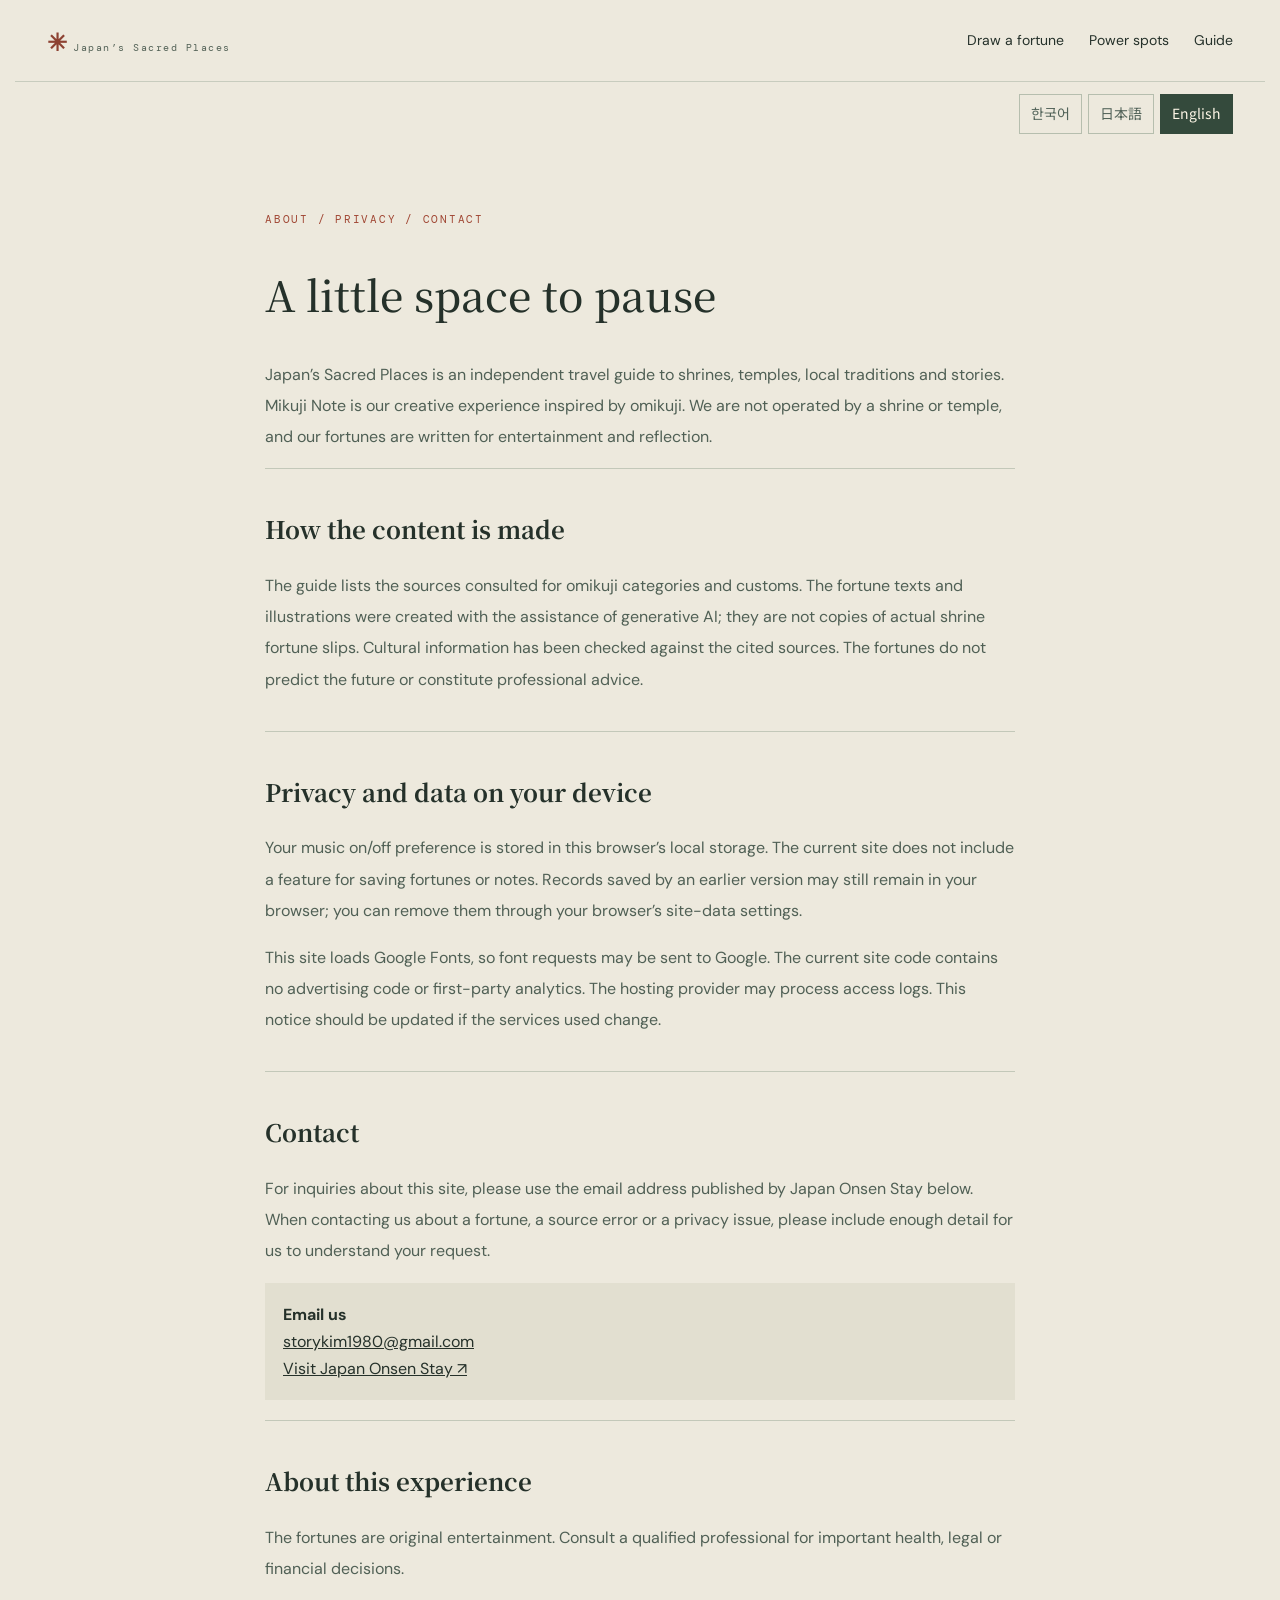
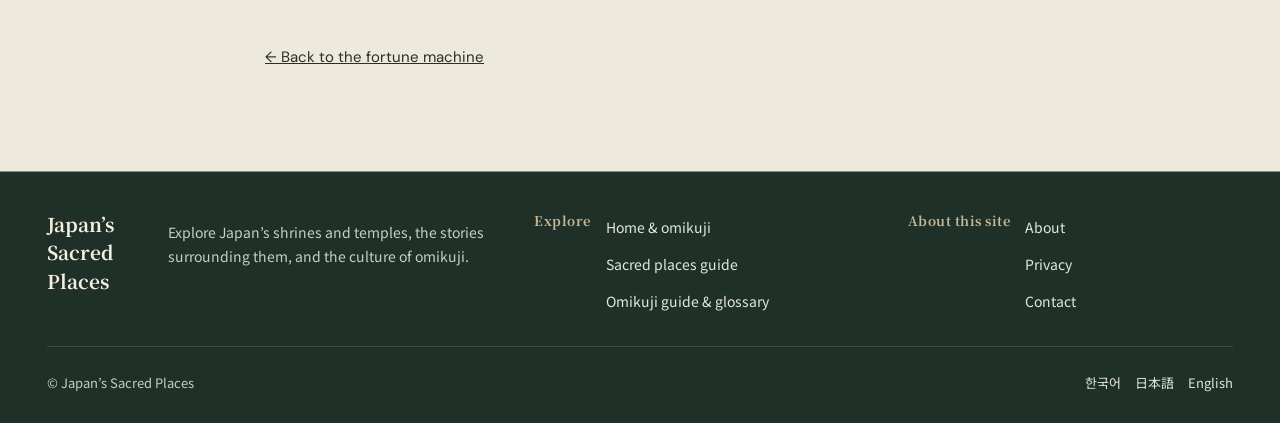
<file: about-en.html>
<!DOCTYPE html>

<html lang="en"><head><meta charset="utf-8"/><meta content="width=device-width,initial-scale=1" name="viewport"/><meta content="About Japan’s Sacred Places, our editorial approach and privacy." name="description"/><title>About and privacy | Japan’s Sacred Places</title><link href="editorial.css?v=97c0fd6048" rel="stylesheet"/><link href="https://www.japansacred.com/about-en.html" rel="canonical"/><link href="https://www.japansacred.com/about.html" hreflang="ko" rel="alternate"/><link href="https://www.japansacred.com/about.html" hreflang="x-default" rel="alternate"/><link href="https://www.japansacred.com/about-ja.html" hreflang="ja" rel="alternate"/><link href="https://www.japansacred.com/about-en.html" hreflang="en" rel="alternate"/><meta content="website" property="og:type"/><meta content="About and privacy | Japan’s Sacred Places" property="og:title"/><meta content="About Japan’s Sacred Places, our editorial approach and privacy." property="og:description"/><meta content="https://www.japansacred.com/about-en.html" property="og:url"/><meta content="Japan’s Sacred Places" property="og:site_name"/><link href="footer.css?v=fff2a89142" rel="stylesheet"/><link href="typography.css?v=4a8611229a" rel="stylesheet"/><script data-seo-webpage="" type="application/ld+json">{"@context": "https://schema.org", "@type": "WebPage", "@id": "https://www.japansacred.com/about-en.html#webpage", "url": "https://www.japansacred.com/about-en.html", "name": "About and privacy | Japan’s Sacred Places", "description": "About Japan’s Sacred Places, our editorial approach and privacy.", "inLanguage": "en"}</script><link href="mobile.css?v=868b908272" rel="stylesheet"/></head><body><header class="nav"><a class="logo" href="index-en.html">✳ <span>Japan’s Sacred Places</span></a><nav><a href="index-en.html">Draw a fortune</a><a href="places-en.html">Power spots</a><a href="guide-en.html">Guide</a></nav></header><div aria-label="Language" class="guide-languages"><a href="about.html" lang="ko">한국어</a><a href="about-ja.html" lang="ja">日本語</a><a aria-current="page" href="about-en.html" lang="en">English</a></div><main class="simple"><span class="eyebrow">ABOUT / PRIVACY / CONTACT</span><h1>A little space to pause</h1><p>Japan’s Sacred Places is an independent travel guide to shrines, temples, local traditions and stories. Mikuji Note is our creative experience inspired by omikuji. We are not operated by a shrine or temple, and our fortunes are written for entertainment and reflection.</p><section id="editorial"><h2>How the content is made</h2><p>The guide lists the sources consulted for omikuji categories and customs. The fortune texts and illustrations were created with the assistance of generative AI; they are not copies of actual shrine fortune slips. Cultural information has been checked against the cited sources. The fortunes do not predict the future or constitute professional advice.</p></section><section id="privacy"><h2>Privacy and data on your device</h2><p>Your music on/off preference is stored in this browser’s local storage. The current site does not include a feature for saving fortunes or notes. Records saved by an earlier version may still remain in your browser; you can remove them through your browser’s site-data settings.</p><p>This site loads Google Fonts, so font requests may be sent to Google. The current site code contains no advertising code or first-party analytics. The hosting provider may process access logs. This notice should be updated if the services used change.</p></section><section id="contact"><h2>Contact</h2><p>For inquiries about this site, please use the email address published by Japan Onsen Stay below. When contacting us about a fortune, a source error or a privacy issue, please include enough detail for us to understand your request.</p><div class="notice"><strong>Email us</strong><br/><a href="mailto:storykim1980@gmail.com">storykim1980@gmail.com</a><br/><a href="https://japan-onsen-stay.com/ko/" rel="noopener noreferrer" target="_blank">Visit Japan Onsen Stay ↗</a></div></section><section><h2>About this experience</h2><p>The fortunes are original entertainment. Consult a qualified professional for important health, legal or financial decisions.</p></section><a class="back" href="index-en.html">← Back to the fortune machine</a></main><footer aria-label="Footer" class="site-footer"><div class="sf-inner"><div class="sf-intro"><a class="sf-brand" data-sf="brand" href="index-en.html">Japan’s Sacred Places</a><p class="sf-description" data-sf="desc">Explore Japan’s shrines and temples, the stories surrounding them, and the culture of omikuji.</p></div><div class="sf-group"><h2 data-sf="explore">Explore</h2><nav aria-label="Explore" class="sf-links" data-sf-nav="explore"><a data-sf="home" data-sf-link="home" href="index-en.html">Home &amp; omikuji</a><a data-sf="places" data-sf-link="places" href="places-en.html">Sacred places guide</a><a data-sf="guide" data-sf-link="guide" href="guide-en.html">Omikuji guide &amp; glossary</a></nav></div><div class="sf-group"><h2 data-sf="info">About this site</h2><nav aria-label="About this site" class="sf-links" data-sf-nav="info"><a data-sf="about" data-sf-link="about" href="about-en.html">About</a><a data-sf="privacy" data-sf-link="privacy" href="about-en.html#privacy">Privacy</a><a data-sf="contact" data-sf-link="contact" href="about-en.html#contact">Contact</a></nav></div></div><div class="sf-bottom"><span data-sf="copyright">© Japan’s Sacred Places</span><nav aria-label="Choose language" class="sf-languages"><a href="about.html" hreflang="ko" lang="ko">한국어</a><a href="about-ja.html" hreflang="ja" lang="ja">日本語</a><a href="about-en.html" hreflang="en" lang="en">English</a></nav></div></footer></body></html>
</file>
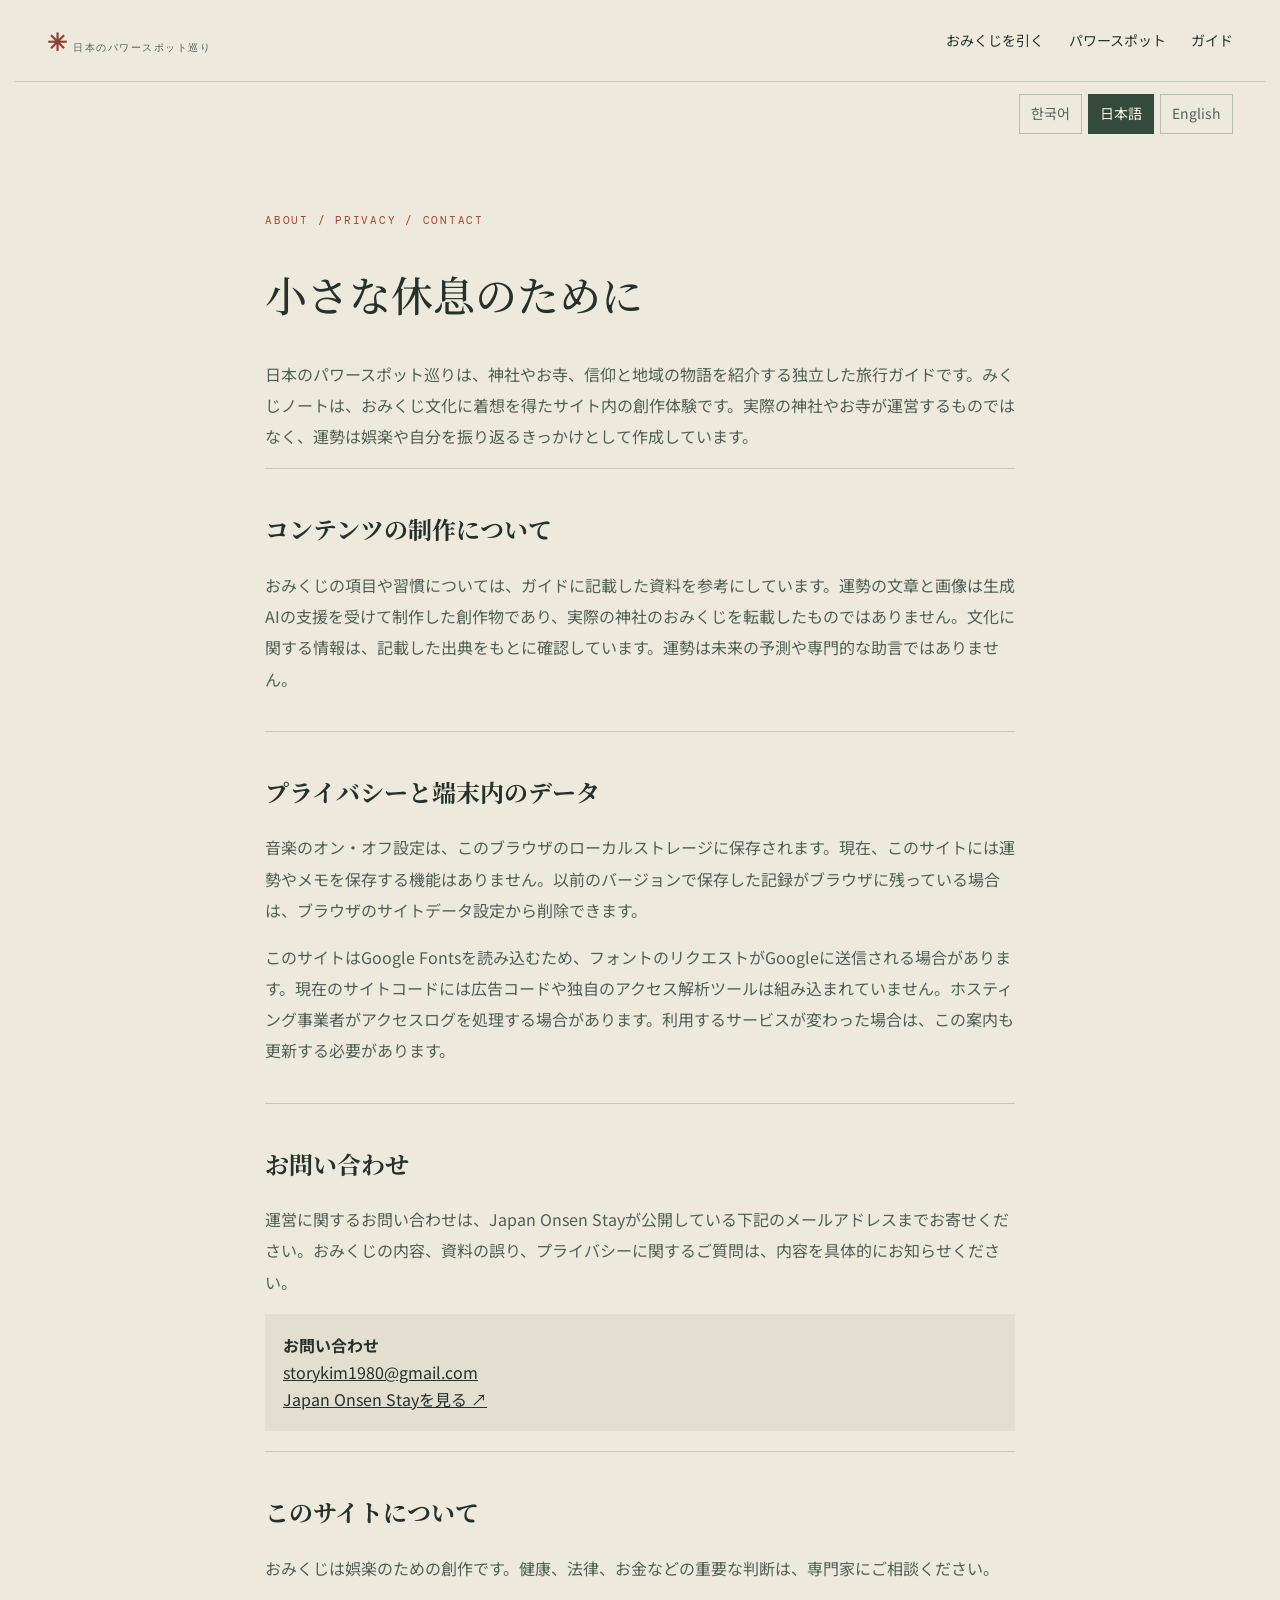
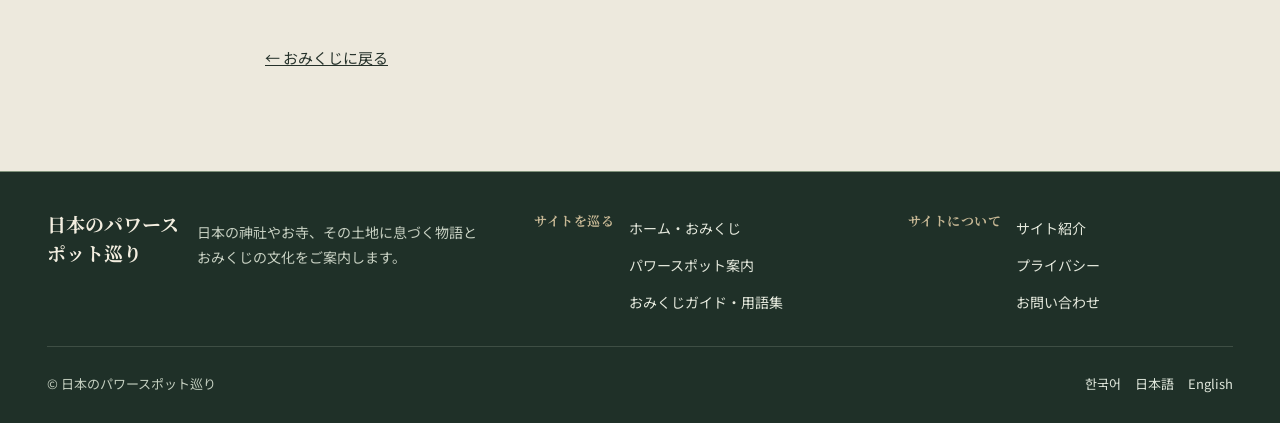
<file: about-ja.html>
<!DOCTYPE html>

<html lang="ja"><head><meta charset="utf-8"/><meta content="width=device-width,initial-scale=1" name="viewport"/><meta content="日本のパワースポット巡りのサイト紹介、制作方針とプライバシー案内。" name="description"/><title>サイト紹介とプライバシー | 日本のパワースポット巡り</title><link href="editorial.css?v=97c0fd6048" rel="stylesheet"/><link href="https://www.japansacred.com/about-ja.html" rel="canonical"/><link href="https://www.japansacred.com/about.html" hreflang="ko" rel="alternate"/><link href="https://www.japansacred.com/about.html" hreflang="x-default" rel="alternate"/><link href="https://www.japansacred.com/about-ja.html" hreflang="ja" rel="alternate"/><link href="https://www.japansacred.com/about-en.html" hreflang="en" rel="alternate"/><meta content="website" property="og:type"/><meta content="サイト紹介とプライバシー | 日本のパワースポット巡り" property="og:title"/><meta content="日本のパワースポット巡りのサイト紹介、制作方針とプライバシー案内。" property="og:description"/><meta content="https://www.japansacred.com/about-ja.html" property="og:url"/><meta content="日本のパワースポット巡り" property="og:site_name"/><link href="footer.css?v=fff2a89142" rel="stylesheet"/><link href="typography.css?v=4a8611229a" rel="stylesheet"/><script data-seo-webpage="" type="application/ld+json">{"@context": "https://schema.org", "@type": "WebPage", "@id": "https://www.japansacred.com/about-ja.html#webpage", "url": "https://www.japansacred.com/about-ja.html", "name": "サイト紹介とプライバシー | 日本のパワースポット巡り", "description": "日本のパワースポット巡りのサイト紹介、制作方針とプライバシー案内。", "inLanguage": "ja"}</script><link href="mobile.css?v=868b908272" rel="stylesheet"/></head><body><header class="nav"><a class="logo" href="index-ja.html">✳ <span>日本のパワースポット巡り</span></a><nav><a href="index-ja.html">おみくじを引く</a><a href="places-ja.html">パワースポット</a><a href="guide-ja.html">ガイド</a></nav></header><div aria-label="Language" class="guide-languages"><a href="about.html" lang="ko">한국어</a><a aria-current="page" href="about-ja.html" lang="ja">日本語</a><a href="about-en.html" lang="en">English</a></div><main class="simple"><span class="eyebrow">ABOUT / PRIVACY / CONTACT</span><h1>小さな休息のために</h1><p>日本のパワースポット巡りは、神社やお寺、信仰と地域の物語を紹介する独立した旅行ガイドです。みくじノートは、おみくじ文化に着想を得たサイト内の創作体験です。実際の神社やお寺が運営するものではなく、運勢は娯楽や自分を振り返るきっかけとして作成しています。</p><section id="editorial"><h2>コンテンツの制作について</h2><p>おみくじの項目や習慣については、ガイドに記載した資料を参考にしています。運勢の文章と画像は生成AIの支援を受けて制作した創作物であり、実際の神社のおみくじを転載したものではありません。文化に関する情報は、記載した出典をもとに確認しています。運勢は未来の予測や専門的な助言ではありません。</p></section><section id="privacy"><h2>プライバシーと端末内のデータ</h2><p>音楽のオン・オフ設定は、このブラウザのローカルストレージに保存されます。現在、このサイトには運勢やメモを保存する機能はありません。以前のバージョンで保存した記録がブラウザに残っている場合は、ブラウザのサイトデータ設定から削除できます。</p><p>このサイトはGoogle Fontsを読み込むため、フォントのリクエストがGoogleに送信される場合があります。現在のサイトコードには広告コードや独自のアクセス解析ツールは組み込まれていません。ホスティング事業者がアクセスログを処理する場合があります。利用するサービスが変わった場合は、この案内も更新する必要があります。</p></section><section id="contact"><h2>お問い合わせ</h2><p>運営に関するお問い合わせは、Japan Onsen Stayが公開している下記のメールアドレスまでお寄せください。おみくじの内容、資料の誤り、プライバシーに関するご質問は、内容を具体的にお知らせください。</p><div class="notice"><strong>お問い合わせ</strong><br/><a href="mailto:storykim1980@gmail.com">storykim1980@gmail.com</a><br/><a href="https://japan-onsen-stay.com/ko/" rel="noopener noreferrer" target="_blank">Japan Onsen Stayを見る ↗</a></div></section><section><h2>このサイトについて</h2><p>おみくじは娯楽のための創作です。健康、法律、お金などの重要な判断は、専門家にご相談ください。</p></section><a class="back" href="index-ja.html">← おみくじに戻る</a></main><footer aria-label="フッターメニュー" class="site-footer"><div class="sf-inner"><div class="sf-intro"><a class="sf-brand" data-sf="brand" href="index-ja.html">日本のパワースポット巡り</a><p class="sf-description" data-sf="desc">日本の神社やお寺、その土地に息づく物語とおみくじの文化をご案内します。</p></div><div class="sf-group"><h2 data-sf="explore">サイトを巡る</h2><nav aria-label="サイトを巡る" class="sf-links" data-sf-nav="explore"><a data-sf="home" data-sf-link="home" href="index-ja.html">ホーム・おみくじ</a><a data-sf="places" data-sf-link="places" href="places-ja.html">パワースポット案内</a><a data-sf="guide" data-sf-link="guide" href="guide-ja.html">おみくじガイド・用語集</a></nav></div><div class="sf-group"><h2 data-sf="info">サイトについて</h2><nav aria-label="サイトについて" class="sf-links" data-sf-nav="info"><a data-sf="about" data-sf-link="about" href="about-ja.html">サイト紹介</a><a data-sf="privacy" data-sf-link="privacy" href="about-ja.html#privacy">プライバシー</a><a data-sf="contact" data-sf-link="contact" href="about-ja.html#contact">お問い合わせ</a></nav></div></div><div class="sf-bottom"><span data-sf="copyright">© 日本のパワースポット巡り</span><nav aria-label="言語を選ぶ" class="sf-languages"><a href="about.html" hreflang="ko" lang="ko">한국어</a><a href="about-ja.html" hreflang="ja" lang="ja">日本語</a><a href="about-en.html" hreflang="en" lang="en">English</a></nav></div></footer></body></html>
</file>
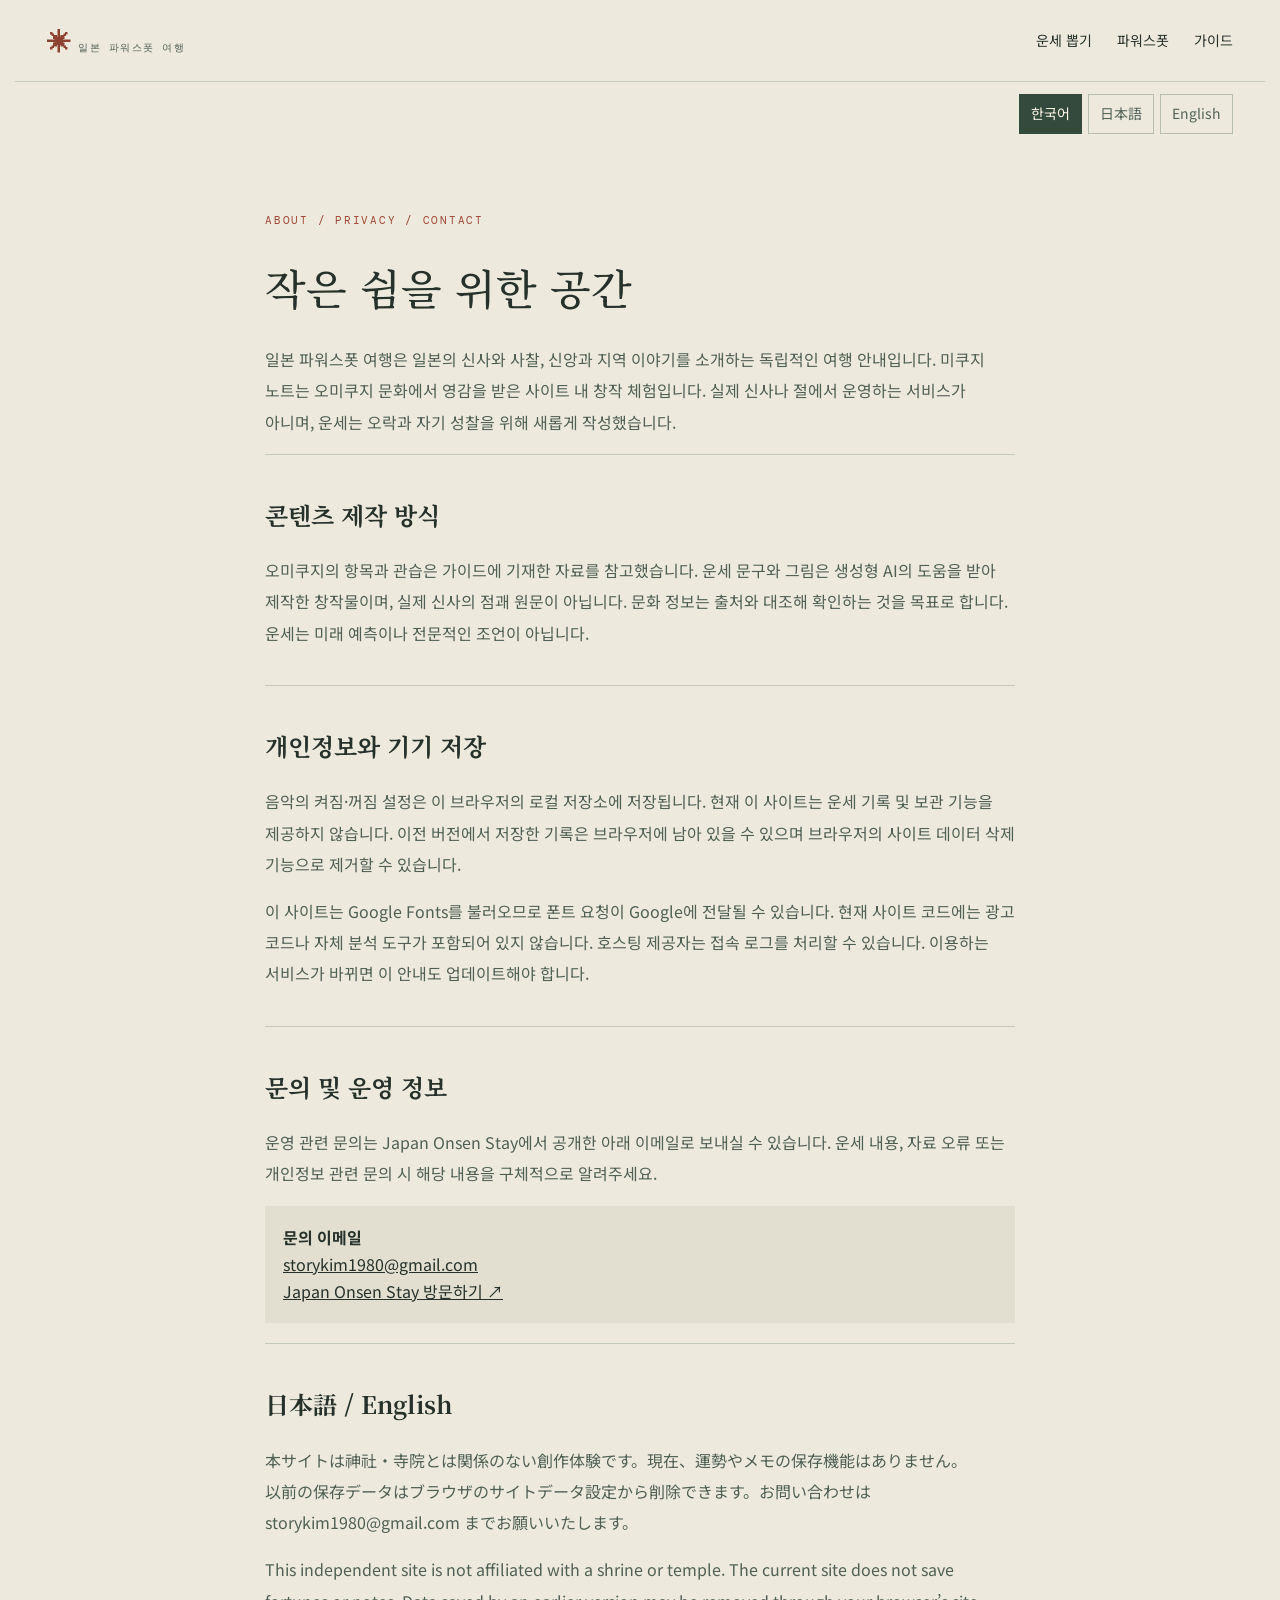
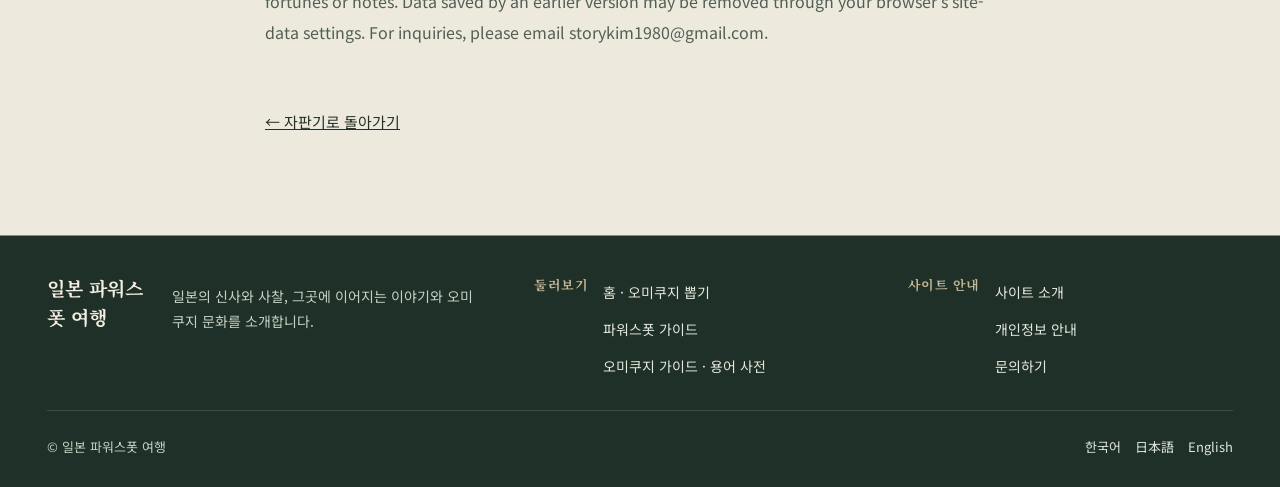
<file: about.html>
<!DOCTYPE html>

<html lang="ko"><head><meta charset="utf-8"/><meta content="width=device-width,initial-scale=1" name="viewport"/><meta content="일본 파워스폿 여행의 소개, 콘텐츠 제작 및 개인정보 안내." name="description"/><title>소개와 개인정보 안내 | 일본 파워스폿 여행</title><link href="editorial.css?v=97c0fd6048" rel="stylesheet"/><link href="https://www.japansacred.com/about.html" rel="canonical"/><link href="https://www.japansacred.com/about.html" hreflang="ko" rel="alternate"/><link href="https://www.japansacred.com/about.html" hreflang="x-default" rel="alternate"/><link href="https://www.japansacred.com/about-ja.html" hreflang="ja" rel="alternate"/><link href="https://www.japansacred.com/about-en.html" hreflang="en" rel="alternate"/><meta content="website" property="og:type"/><meta content="소개와 개인정보 안내 | 일본 파워스폿 여행" property="og:title"/><meta content="일본 파워스폿 여행의 소개, 콘텐츠 제작 및 개인정보 안내." property="og:description"/><meta content="https://www.japansacred.com/about.html" property="og:url"/><meta content="일본 파워스폿 여행" property="og:site_name"/><link href="footer.css?v=fff2a89142" rel="stylesheet"/><link href="typography.css?v=4a8611229a" rel="stylesheet"/><script data-seo-webpage="" type="application/ld+json">{"@context": "https://schema.org", "@type": "WebPage", "@id": "https://www.japansacred.com/about.html#webpage", "url": "https://www.japansacred.com/about.html", "name": "소개와 개인정보 안내 | 일본 파워스폿 여행", "description": "일본 파워스폿 여행의 소개, 콘텐츠 제작 및 개인정보 안내.", "inLanguage": "ko"}</script><link href="mobile.css?v=868b908272" rel="stylesheet"/></head><body><header class="nav"><a class="logo" href="index.html">✳ <span>일본 파워스폿 여행</span></a><nav><a href="index.html">운세 뽑기</a><a href="places.html">파워스폿</a><a href="guide.html">가이드</a></nav></header><div aria-label="Language" class="guide-languages"><a aria-current="page" href="about.html" lang="ko">한국어</a><a href="about-ja.html" lang="ja">日本語</a><a href="about-en.html" lang="en">English</a></div><main class="simple"><span class="eyebrow">ABOUT / PRIVACY / CONTACT</span><h1>작은 쉼을 위한 공간</h1><p>일본 파워스폿 여행은 일본의 신사와 사찰, 신앙과 지역 이야기를 소개하는 독립적인 여행 안내입니다. 미쿠지 노트는 오미쿠지 문화에서 영감을 받은 사이트 내 창작 체험입니다. 실제 신사나 절에서 운영하는 서비스가 아니며, 운세는 오락과 자기 성찰을 위해 새롭게 작성했습니다.</p><section id="editorial"><h2>콘텐츠 제작 방식</h2><p>오미쿠지의 항목과 관습은 가이드에 기재한 자료를 참고했습니다. 운세 문구와 그림은 생성형 AI의 도움을 받아 제작한 창작물이며, 실제 신사의 점괘 원문이 아닙니다. 문화 정보는 출처와 대조해 확인하는 것을 목표로 합니다. 운세는 미래 예측이나 전문적인 조언이 아닙니다.</p></section><section id="privacy"><h2>개인정보와 기기 저장</h2><p>음악의 켜짐·꺼짐 설정은 이 브라우저의 로컬 저장소에 저장됩니다. 현재 이 사이트는 운세 기록 및 보관 기능을 제공하지 않습니다. 이전 버전에서 저장한 기록은 브라우저에 남아 있을 수 있으며 브라우저의 사이트 데이터 삭제 기능으로 제거할 수 있습니다.</p><p>이 사이트는 Google Fonts를 불러오므로 폰트 요청이 Google에 전달될 수 있습니다. 현재 사이트 코드에는 광고 코드나 자체 분석 도구가 포함되어 있지 않습니다. 호스팅 제공자는 접속 로그를 처리할 수 있습니다. 이용하는 서비스가 바뀌면 이 안내도 업데이트해야 합니다.</p></section><section id="contact"><h2>문의 및 운영 정보</h2><p>운영 관련 문의는 Japan Onsen Stay에서 공개한 아래 이메일로 보내실 수 있습니다. 운세 내용, 자료 오류 또는 개인정보 관련 문의 시 해당 내용을 구체적으로 알려주세요.</p><div class="notice"><strong>문의 이메일</strong><br/><a href="mailto:storykim1980@gmail.com">storykim1980@gmail.com</a><br/><a href="https://japan-onsen-stay.com/ko/" rel="noopener noreferrer" target="_blank">Japan Onsen Stay 방문하기 ↗</a></div></section><section><h2>日本語 / English</h2><p>本サイトは神社・寺院とは関係のない創作体験です。現在、運勢やメモの保存機能はありません。以前の保存データはブラウザのサイトデータ設定から削除できます。お問い合わせは storykim1980@gmail.com までお願いいたします。</p><p>This independent site is not affiliated with a shrine or temple. The current site does not save fortunes or notes. Data saved by an earlier version may be removed through your browser’s site-data settings. For inquiries, please email storykim1980@gmail.com.</p></section><a class="back" href="index.html">← 자판기로 돌아가기</a></main><footer aria-label="하단 메뉴" class="site-footer"><div class="sf-inner"><div class="sf-intro"><a class="sf-brand" data-sf="brand" href="./">일본 파워스폿 여행</a><p class="sf-description" data-sf="desc">일본의 신사와 사찰, 그곳에 이어지는 이야기와 오미쿠지 문화를 소개합니다.</p></div><div class="sf-group"><h2 data-sf="explore">둘러보기</h2><nav aria-label="둘러보기" class="sf-links" data-sf-nav="explore"><a data-sf="home" data-sf-link="home" href="./">홈 · 오미쿠지 뽑기</a><a data-sf="places" data-sf-link="places" href="places.html">파워스폿 가이드</a><a data-sf="guide" data-sf-link="guide" href="guide.html">오미쿠지 가이드 · 용어 사전</a></nav></div><div class="sf-group"><h2 data-sf="info">사이트 안내</h2><nav aria-label="사이트 안내" class="sf-links" data-sf-nav="info"><a data-sf="about" data-sf-link="about" href="about.html">사이트 소개</a><a data-sf="privacy" data-sf-link="privacy" href="about.html#privacy">개인정보 안내</a><a data-sf="contact" data-sf-link="contact" href="about.html#contact">문의하기</a></nav></div></div><div class="sf-bottom"><span data-sf="copyright">© 일본 파워스폿 여행</span><nav aria-label="언어 선택" class="sf-languages"><a href="about.html" hreflang="ko" lang="ko">한국어</a><a href="about-ja.html" hreflang="ja" lang="ja">日本語</a><a href="about-en.html" hreflang="en" lang="en">English</a></nav></div></footer></body></html>
</file>
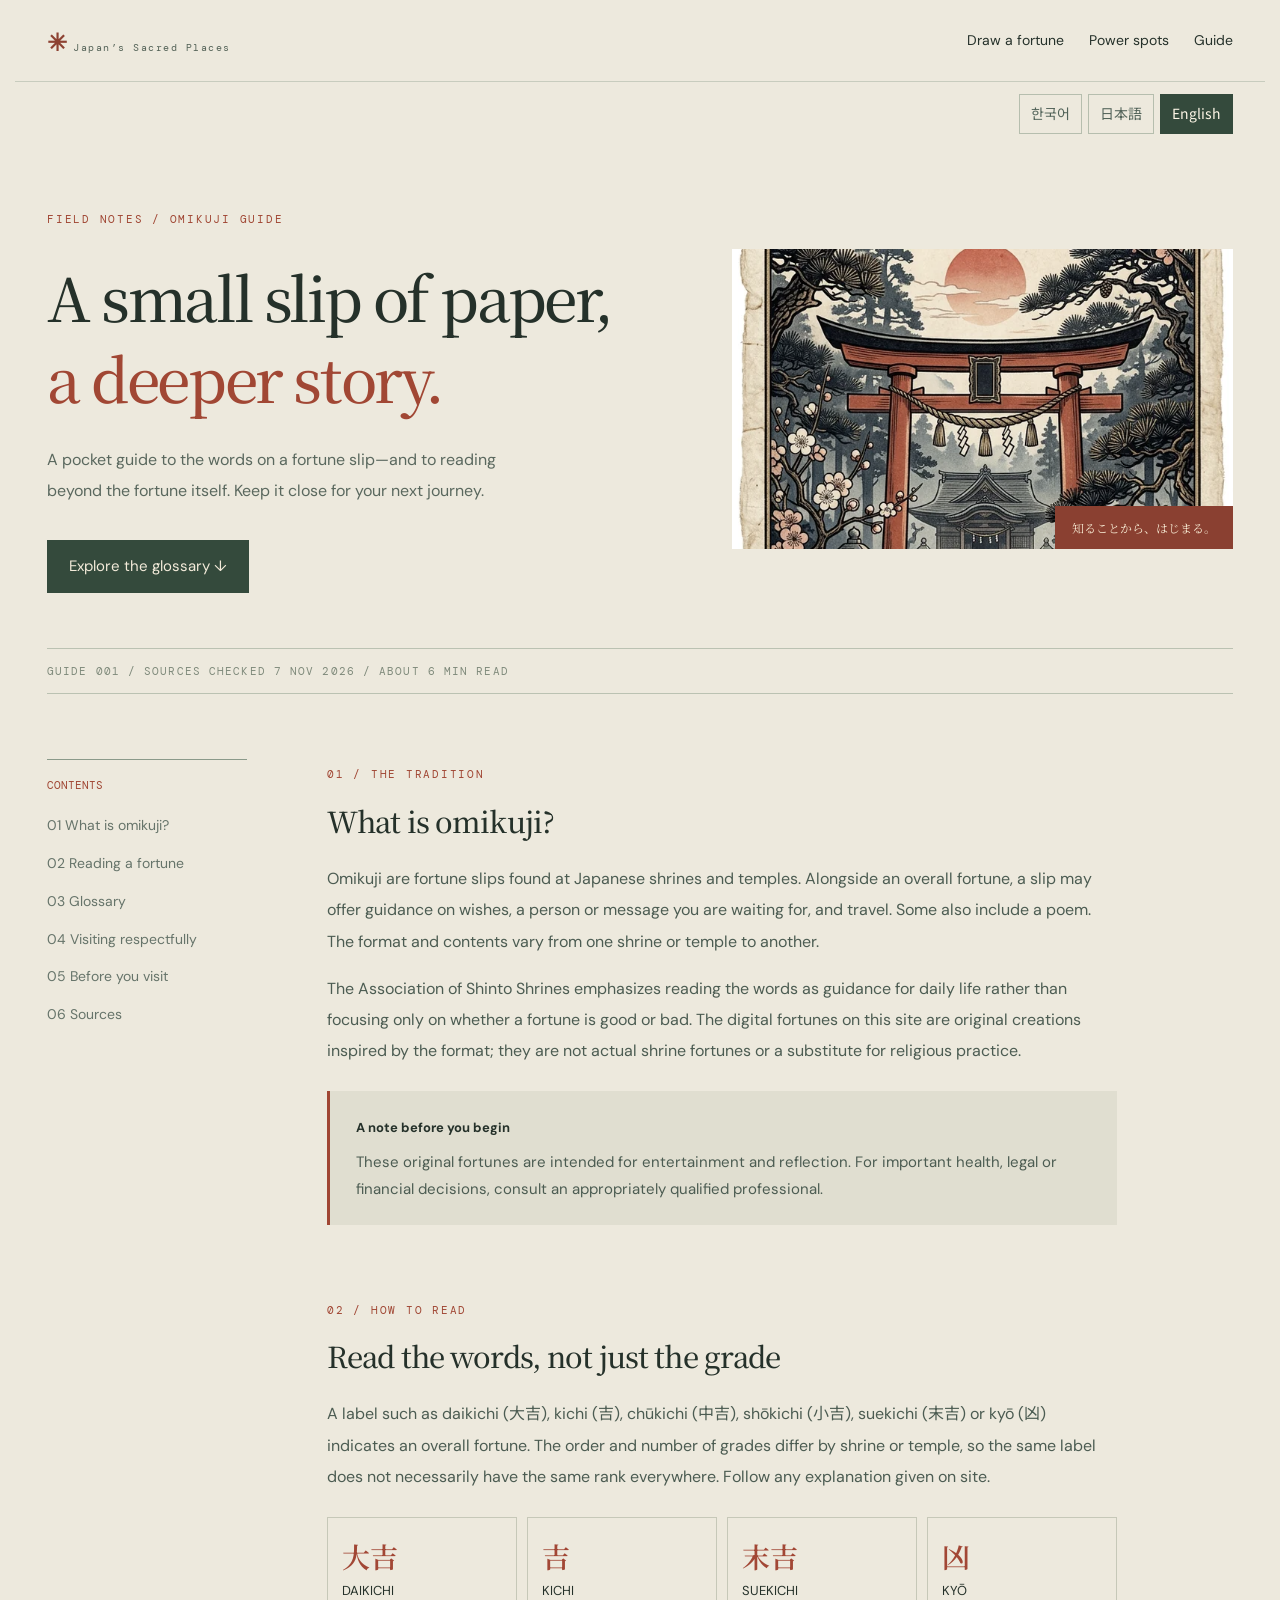
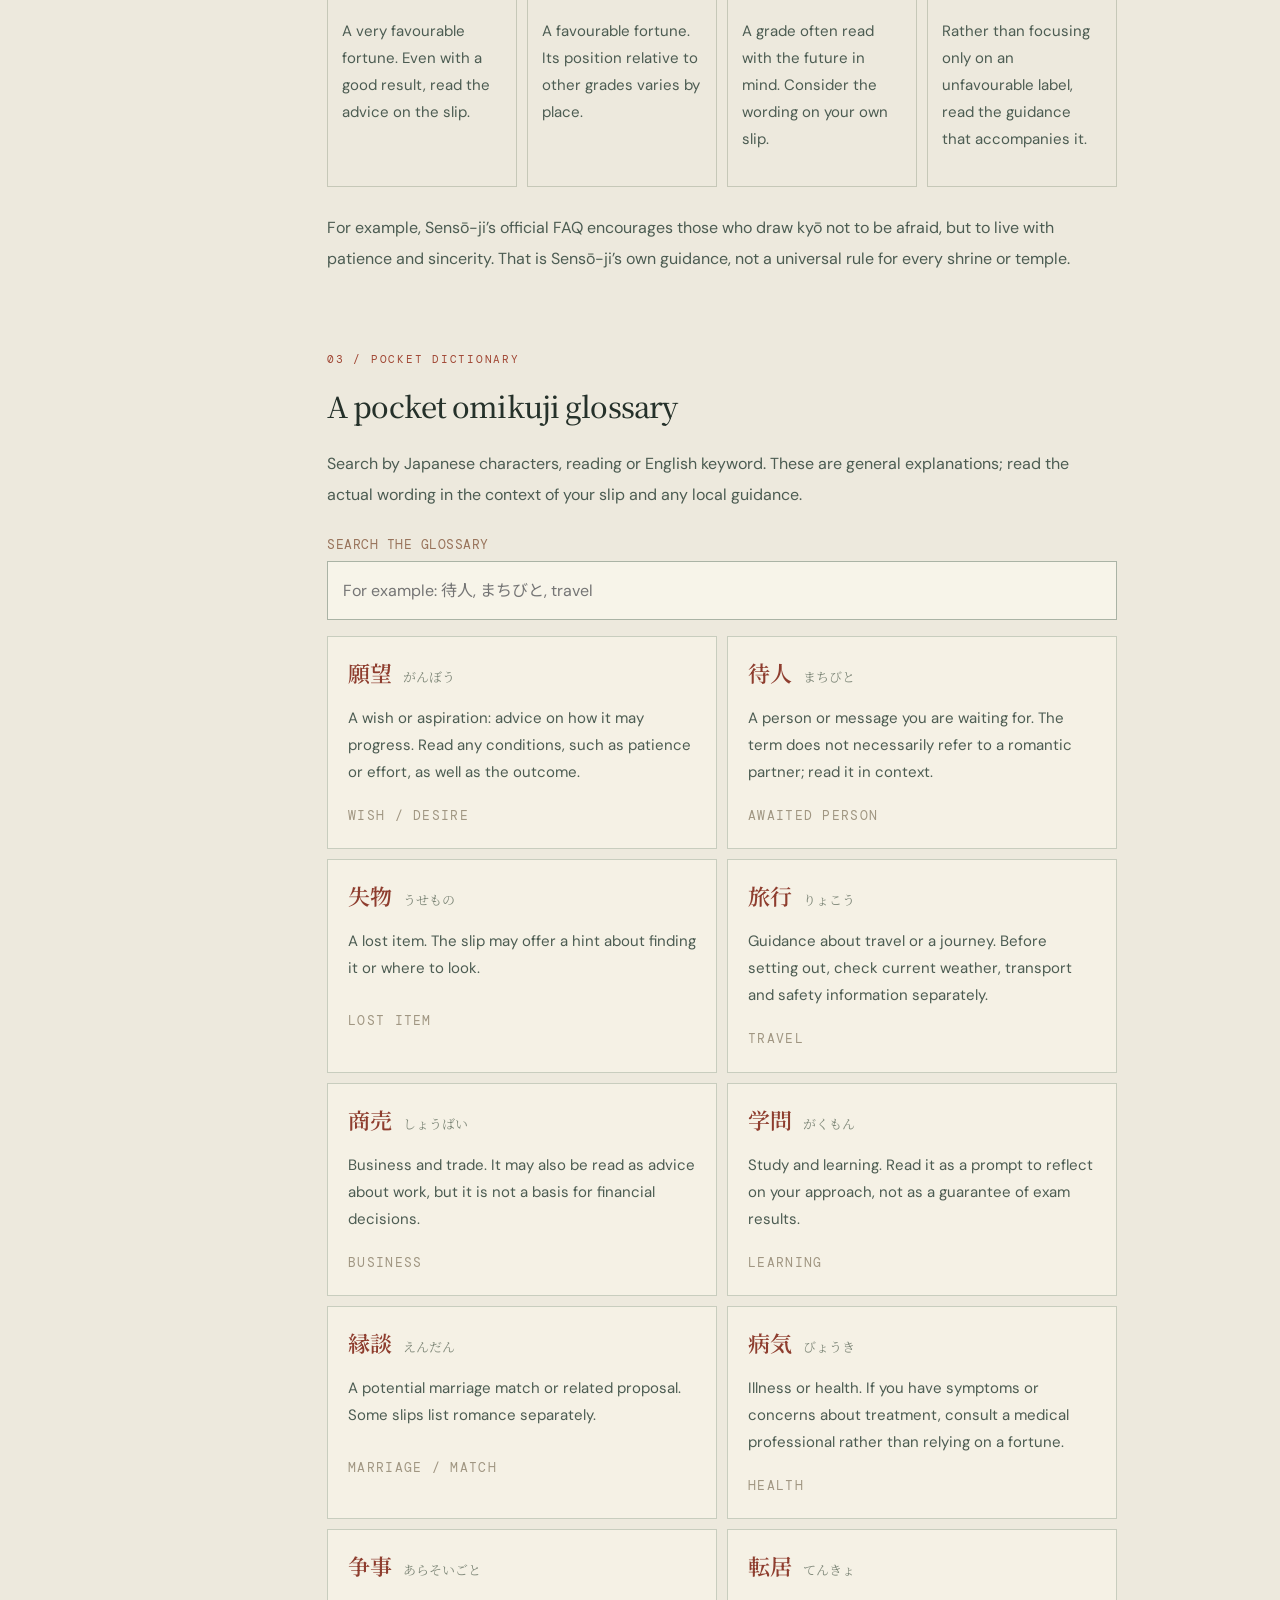
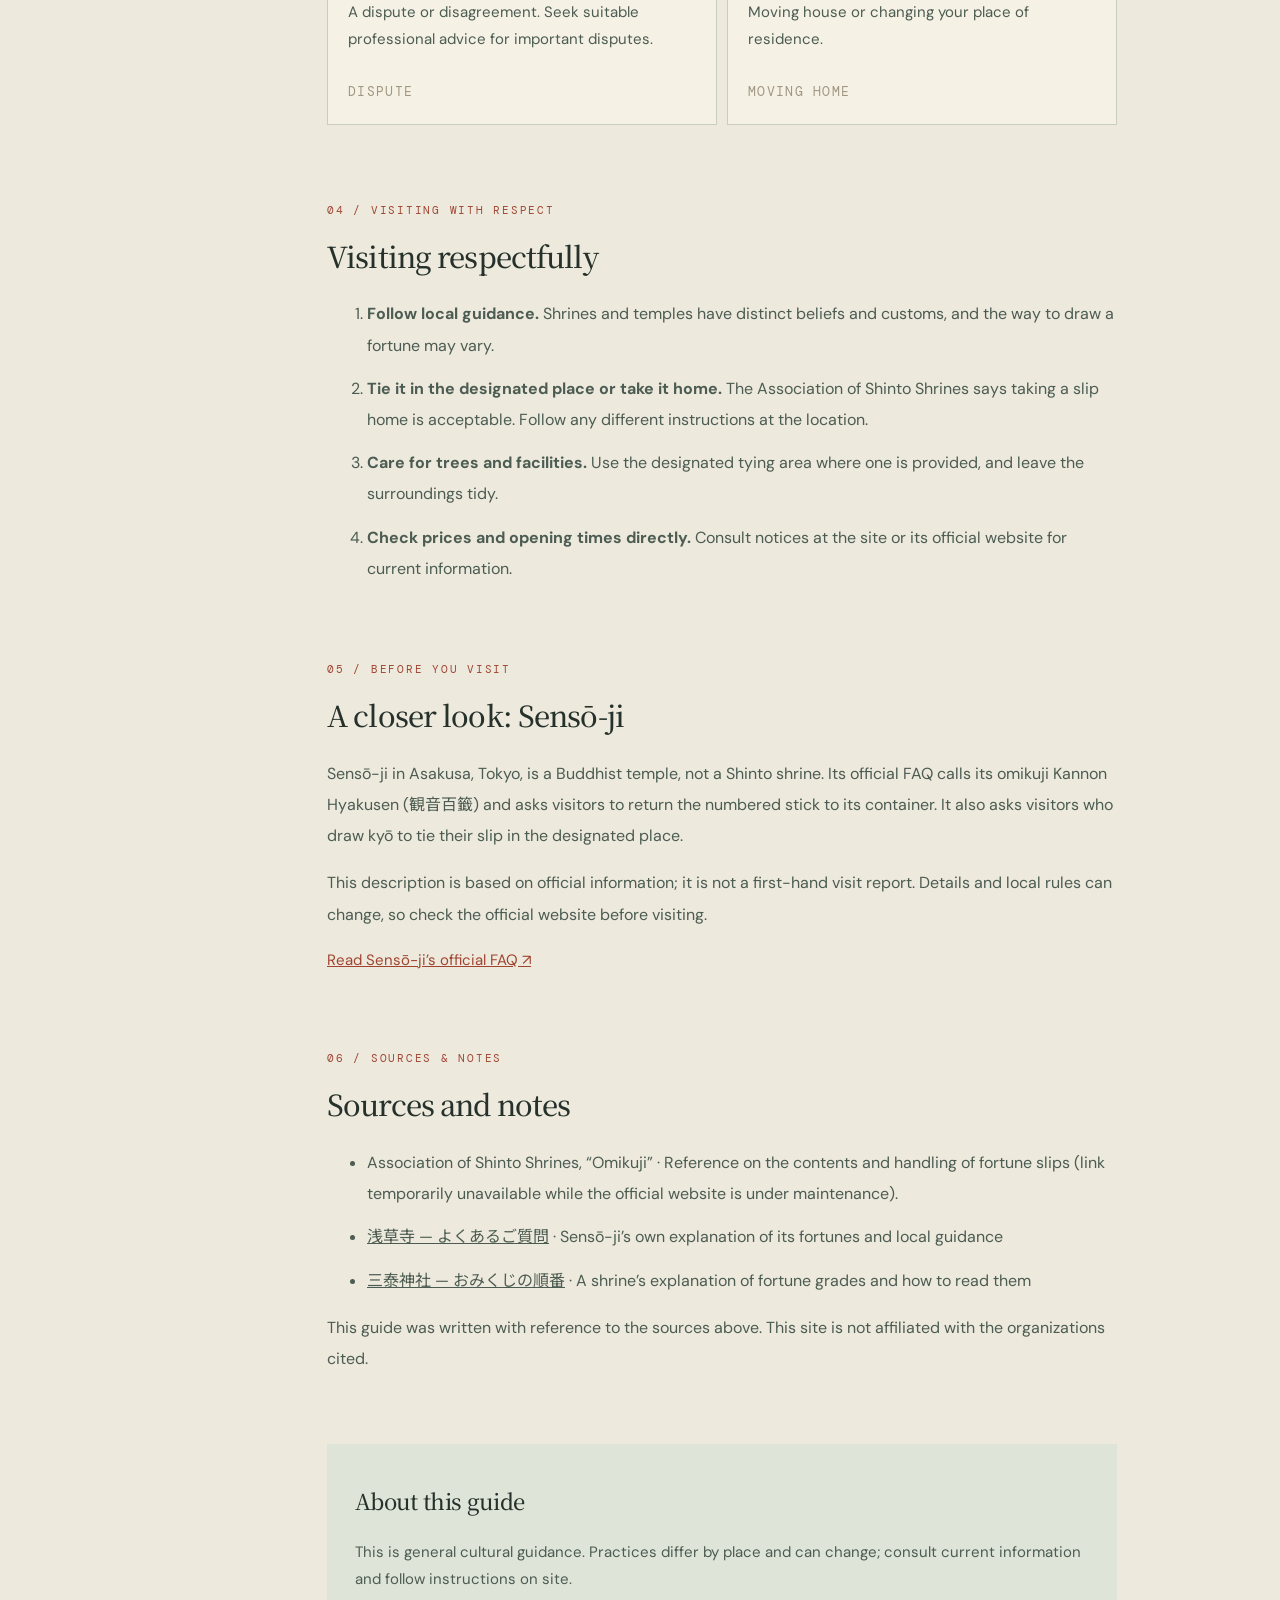
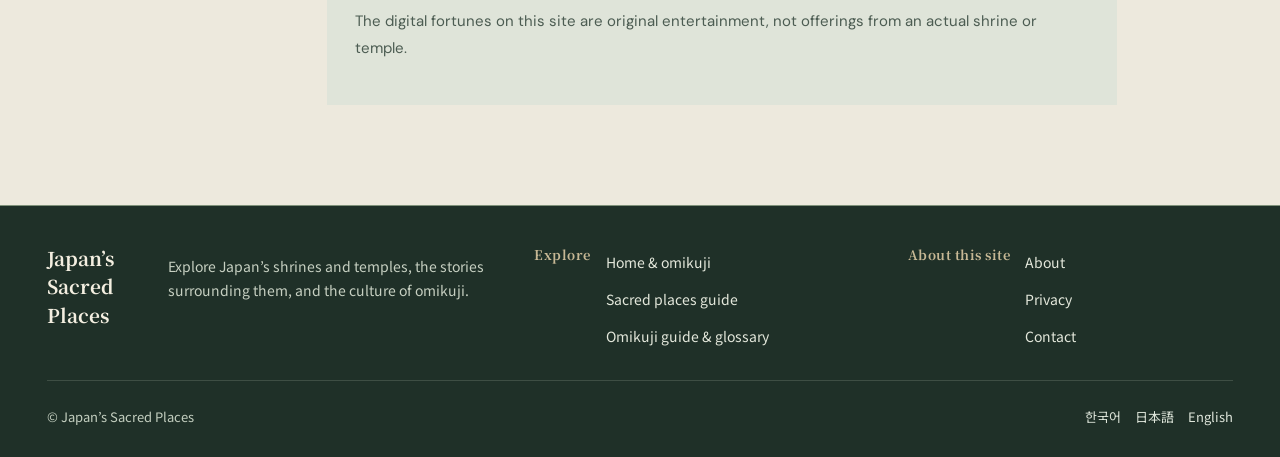
<file: guide-en.html>
<!DOCTYPE html>

<html lang="en"><head><meta charset="utf-8"/><meta content="width=device-width,initial-scale=1" name="viewport"/><meta content="A traveller’s guide to omikuji fortune grades, Japanese terms and respectful visits to shrines and temples." name="description"/><title>Omikuji guide and glossary | Japan’s Sacred Places</title><link href="editorial.css?v=97c0fd6048" rel="stylesheet"/><link href="https://www.japansacred.com/guide-en.html" rel="canonical"/><link href="https://www.japansacred.com/guide.html" hreflang="ko" rel="alternate"/><link href="https://www.japansacred.com/guide.html" hreflang="x-default" rel="alternate"/><link href="https://www.japansacred.com/guide-ja.html" hreflang="ja" rel="alternate"/><link href="https://www.japansacred.com/guide-en.html" hreflang="en" rel="alternate"/><meta content="website" property="og:type"/><meta content="Omikuji guide and glossary | Japan’s Sacred Places" property="og:title"/><meta content="A traveller’s guide to omikuji fortune grades, Japanese terms and respectful visits to shrines and temples." property="og:description"/><meta content="https://www.japansacred.com/guide-en.html" property="og:url"/><meta content="Japan’s Sacred Places" property="og:site_name"/><link href="footer.css?v=fff2a89142" rel="stylesheet"/><link href="typography.css?v=4a8611229a" rel="stylesheet"/><script data-seo-webpage="" type="application/ld+json">{"@context": "https://schema.org", "@type": "WebPage", "@id": "https://www.japansacred.com/guide-en.html#webpage", "url": "https://www.japansacred.com/guide-en.html", "name": "Omikuji guide and glossary | Japan’s Sacred Places", "description": "A traveller’s guide to omikuji fortune grades, Japanese terms and respectful visits to shrines and temples.", "inLanguage": "en"}</script><link href="mobile.css?v=868b908272" rel="stylesheet"/></head><body><header class="nav"><a class="logo" href="index-en.html">✳ <span>Japan’s Sacred Places</span></a><nav><a href="index-en.html">Draw a fortune</a><a href="places-en.html">Power spots</a><a href="guide-en.html">Guide</a></nav></header><div aria-label="Language" class="guide-languages"><a href="guide.html" lang="ko">한국어</a><a href="guide-ja.html" lang="ja">日本語</a><a aria-current="page" href="guide-en.html" lang="en">English</a></div><main><section class="hero"><div><span class="eyebrow">FIELD NOTES / OMIKUJI GUIDE</span><h1>A small slip of paper,<br/><em>a deeper story.</em></h1><p>A pocket guide to the words on a fortune slip—and to reading beyond the fortune itself. Keep it close for your next journey.</p><a class="primary" href="#dictionary">Explore the glossary ↓</a></div><div class="hero-art"><img alt="An original woodblock-style illustration of a shrine and flowers" decoding="async" height="1200" src="fortune-art.webp" width="670"/><span>知ることから、はじまる。</span></div></section><div class="meta">GUIDE 001  /  SOURCES CHECKED 7 NOV 2026  /  ABOUT 6 MIN READ</div><div class="layout"><aside><div>CONTENTS</div><a href="#about">01  What is omikuji?</a><a href="#reading">02  Reading a fortune</a><a href="#dictionary">03  Glossary</a><a href="#visit">04  Visiting respectfully</a><a href="#places">05  Before you visit</a><a href="#sources">06  Sources</a></aside><article><section id="about"><span class="section-id">01 / THE TRADITION</span><h2>What is omikuji?</h2><p>Omikuji are fortune slips found at Japanese shrines and temples. Alongside an overall fortune, a slip may offer guidance on wishes, a person or message you are waiting for, and travel. Some also include a poem. The format and contents vary from one shrine or temple to another.</p><p>The Association of Shinto Shrines emphasizes reading the words as guidance for daily life rather than focusing only on whether a fortune is good or bad. The digital fortunes on this site are original creations inspired by the format; they are not actual shrine fortunes or a substitute for religious practice.</p><div class="callout"><strong>A note before you begin</strong><p>These original fortunes are intended for entertainment and reflection. For important health, legal or financial decisions, consult an appropriately qualified professional.</p></div></section><section id="reading"><span class="section-id">02 / HOW TO READ</span><h2>Read the words, not just the grade</h2><p>A label such as daikichi (大吉), kichi (吉), chūkichi (中吉), shōkichi (小吉), suekichi (末吉) or kyō (凶) indicates an overall fortune. The order and number of grades differ by shrine or temple, so the same label does not necessarily have the same rank everywhere. Follow any explanation given on site.</p><div class="grade-grid"><div><b>大吉</b><span>DAIKICHI</span><p>A very favourable fortune. Even with a good result, read the advice on the slip.</p></div><div><b>吉</b><span>KICHI</span><p>A favourable fortune. Its position relative to other grades varies by place.</p></div><div><b>末吉</b><span>SUEKICHI</span><p>A grade often read with the future in mind. Consider the wording on your own slip.</p></div><div><b>凶</b><span>KYŌ</span><p>Rather than focusing only on an unfavourable label, read the guidance that accompanies it.</p></div></div><p>For example, Sensō-ji’s official FAQ encourages those who draw kyō not to be afraid, but to live with patience and sincerity. That is Sensō-ji’s own guidance, not a universal rule for every shrine or temple.</p></section><section id="dictionary"><span class="section-id">03 / POCKET DICTIONARY</span><h2>A pocket omikuji glossary</h2><p>Search by Japanese characters, reading or English keyword. These are general explanations; read the actual wording in the context of your slip and any local guidance.</p><label class="search-label" for="search">SEARCH THE GLOSSARY</label><input autocomplete="off" id="search" placeholder="For example: 待人, まちびと, travel" type="search"/><div class="dictionary" id="dictionaryList"><div data-terms="願望 願事 ねがいごと 소원 wish がんぼう"><strong>願望 <small>がんぼう</small></strong><p>A wish or aspiration: advice on how it may progress. Read any conditions, such as patience or effort, as well as the outcome.</p><span>WISH / DESIRE</span></div><div data-terms="待人 まちびと 기다리는 사람 소식 awaited person"><strong>待人 <small>まちびと</small></strong><p>A person or message you are waiting for. The term does not necessarily refer to a romantic partner; read it in context.</p><span>AWAITED PERSON</span></div><div data-terms="失物 失せ物 うせもの 분실 잃어버린 물건 lost item"><strong>失物 <small>うせもの</small></strong><p>A lost item. The slip may offer a hint about finding it or where to look.</p><span>LOST ITEM</span></div><div data-terms="旅行 旅立 たびだち 여행 travel りょこう"><strong>旅行 <small>りょこう</small></strong><p>Guidance about travel or a journey. Before setting out, check current weather, transport and safety information separately.</p><span>TRAVEL</span></div><div data-terms="商売 あきない 사업 일 장사 business work しょうばい"><strong>商売 <small>しょうばい</small></strong><p>Business and trade. It may also be read as advice about work, but it is not a basis for financial decisions.</p><span>BUSINESS</span></div><div data-terms="学問 がくもん 학업 공부 learning study"><strong>学問 <small>がくもん</small></strong><p>Study and learning. Read it as a prompt to reflect on your approach, not as a guarantee of exam results.</p><span>LEARNING</span></div><div data-terms="縁談 えんだん 인연 결혼 relationship marriage"><strong>縁談 <small>えんだん</small></strong><p>A potential marriage match or related proposal. Some slips list romance separately.</p><span>MARRIAGE / MATCH</span></div><div data-terms="病気 病 やまい 건강 병 illness health びょうき"><strong>病気 <small>びょうき</small></strong><p>Illness or health. If you have symptoms or concerns about treatment, consult a medical professional rather than relying on a fortune.</p><span>HEALTH</span></div><div data-terms="争事 あらそいごと 다툼 분쟁 dispute"><strong>争事 <small>あらそいごと</small></strong><p>A dispute or disagreement. Seek suitable professional advice for important disputes.</p><span>DISPUTE</span></div><div data-terms="転居 てんきょ 이사 residence moving"><strong>転居 <small>てんきょ</small></strong><p>Moving house or changing your place of residence.</p><span>MOVING HOME</span></div></div><p hidden="" id="empty">No matching terms. Try another word.</p></section><section id="visit"><span class="section-id">04 / VISITING WITH RESPECT</span><h2>Visiting respectfully</h2><ol><li><strong>Follow local guidance.</strong> Shrines and temples have distinct beliefs and customs, and the way to draw a fortune may vary.</li><li><strong>Tie it in the designated place or take it home.</strong> The Association of Shinto Shrines says taking a slip home is acceptable. Follow any different instructions at the location.</li><li><strong>Care for trees and facilities.</strong> Use the designated tying area where one is provided, and leave the surroundings tidy.</li><li><strong>Check prices and opening times directly.</strong> Consult notices at the site or its official website for current information.</li></ol></section><section id="places"><span class="section-id">05 / BEFORE YOU VISIT</span><h2>A closer look: Sensō-ji</h2><p>Sensō-ji in Asakusa, Tokyo, is a Buddhist temple, not a Shinto shrine. Its official FAQ calls its omikuji Kannon Hyakusen (観音百籤) and asks visitors to return the numbered stick to its container. It also asks visitors who draw kyō to tie their slip in the designated place.</p><p>This description is based on official information; it is not a first-hand visit report. Details and local rules can change, so check the official website before visiting.</p><a class="text-link" href="https://www.senso-ji.jp/faq/" rel="noopener noreferrer" target="_blank">Read Sensō-ji’s official FAQ ↗</a></section><section id="sources"><span class="section-id">06 / SOURCES &amp; NOTES</span><h2>Sources and notes</h2><ul><li>Association of Shinto Shrines, “Omikuji” · Reference on the contents and handling of fortune slips (link temporarily unavailable while the official website is under maintenance).</li><li><a href="https://www.senso-ji.jp/faq/" rel="noopener noreferrer" target="_blank">浅草寺 — よくあるご質問</a> · Sensō-ji’s own explanation of its fortunes and local guidance</li><li><a href="https://www.santai-jinja.jp/blog/omikuji-junban/" rel="noopener noreferrer" target="_blank">三泰神社 — おみくじの順番</a> · A shrine’s explanation of fortune grades and how to read them</li></ul><p>This guide was written with reference to the sources above. This site is not affiliated with the organizations cited.</p></section><div class="language-notes"><h2>About this guide</h2><p>This is general cultural guidance. Practices differ by place and can change; consult current information and follow instructions on site.</p><p>The digital fortunes on this site are original entertainment, not offerings from an actual shrine or temple.</p></div></article></div></main><footer aria-label="Footer" class="site-footer"><div class="sf-inner"><div class="sf-intro"><a class="sf-brand" data-sf="brand" href="index-en.html">Japan’s Sacred Places</a><p class="sf-description" data-sf="desc">Explore Japan’s shrines and temples, the stories surrounding them, and the culture of omikuji.</p></div><div class="sf-group"><h2 data-sf="explore">Explore</h2><nav aria-label="Explore" class="sf-links" data-sf-nav="explore"><a data-sf="home" data-sf-link="home" href="index-en.html">Home &amp; omikuji</a><a data-sf="places" data-sf-link="places" href="places-en.html">Sacred places guide</a><a data-sf="guide" data-sf-link="guide" href="guide-en.html">Omikuji guide &amp; glossary</a></nav></div><div class="sf-group"><h2 data-sf="info">About this site</h2><nav aria-label="About this site" class="sf-links" data-sf-nav="info"><a data-sf="about" data-sf-link="about" href="about-en.html">About</a><a data-sf="privacy" data-sf-link="privacy" href="about-en.html#privacy">Privacy</a><a data-sf="contact" data-sf-link="contact" href="about-en.html#contact">Contact</a></nav></div></div><div class="sf-bottom"><span data-sf="copyright">© Japan’s Sacred Places</span><nav aria-label="Choose language" class="sf-languages"><a href="guide.html" hreflang="ko" lang="ko">한국어</a><a href="guide-ja.html" hreflang="ja" lang="ja">日本語</a><a href="guide-en.html" hreflang="en" lang="en">English</a></nav></div></footer><script src="guide.js?v=f8acb56e03"></script></body></html>
</file>
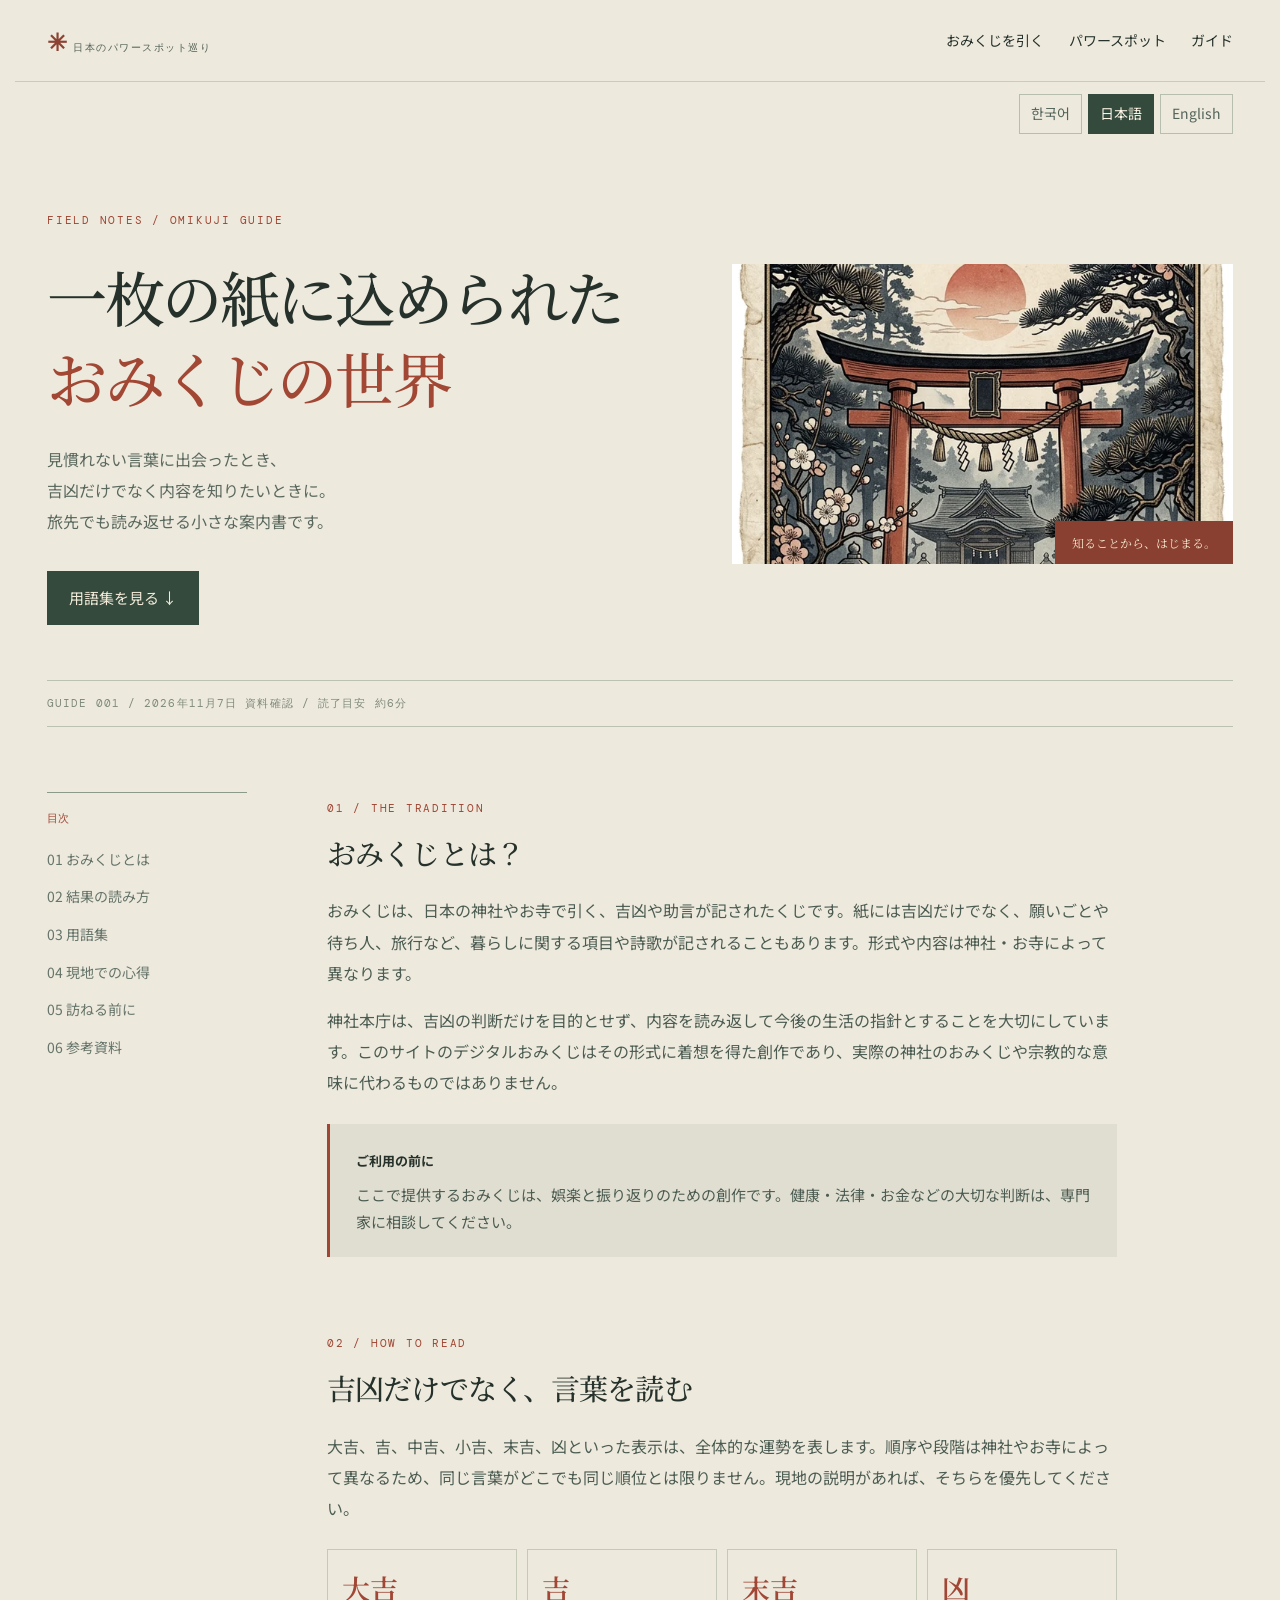
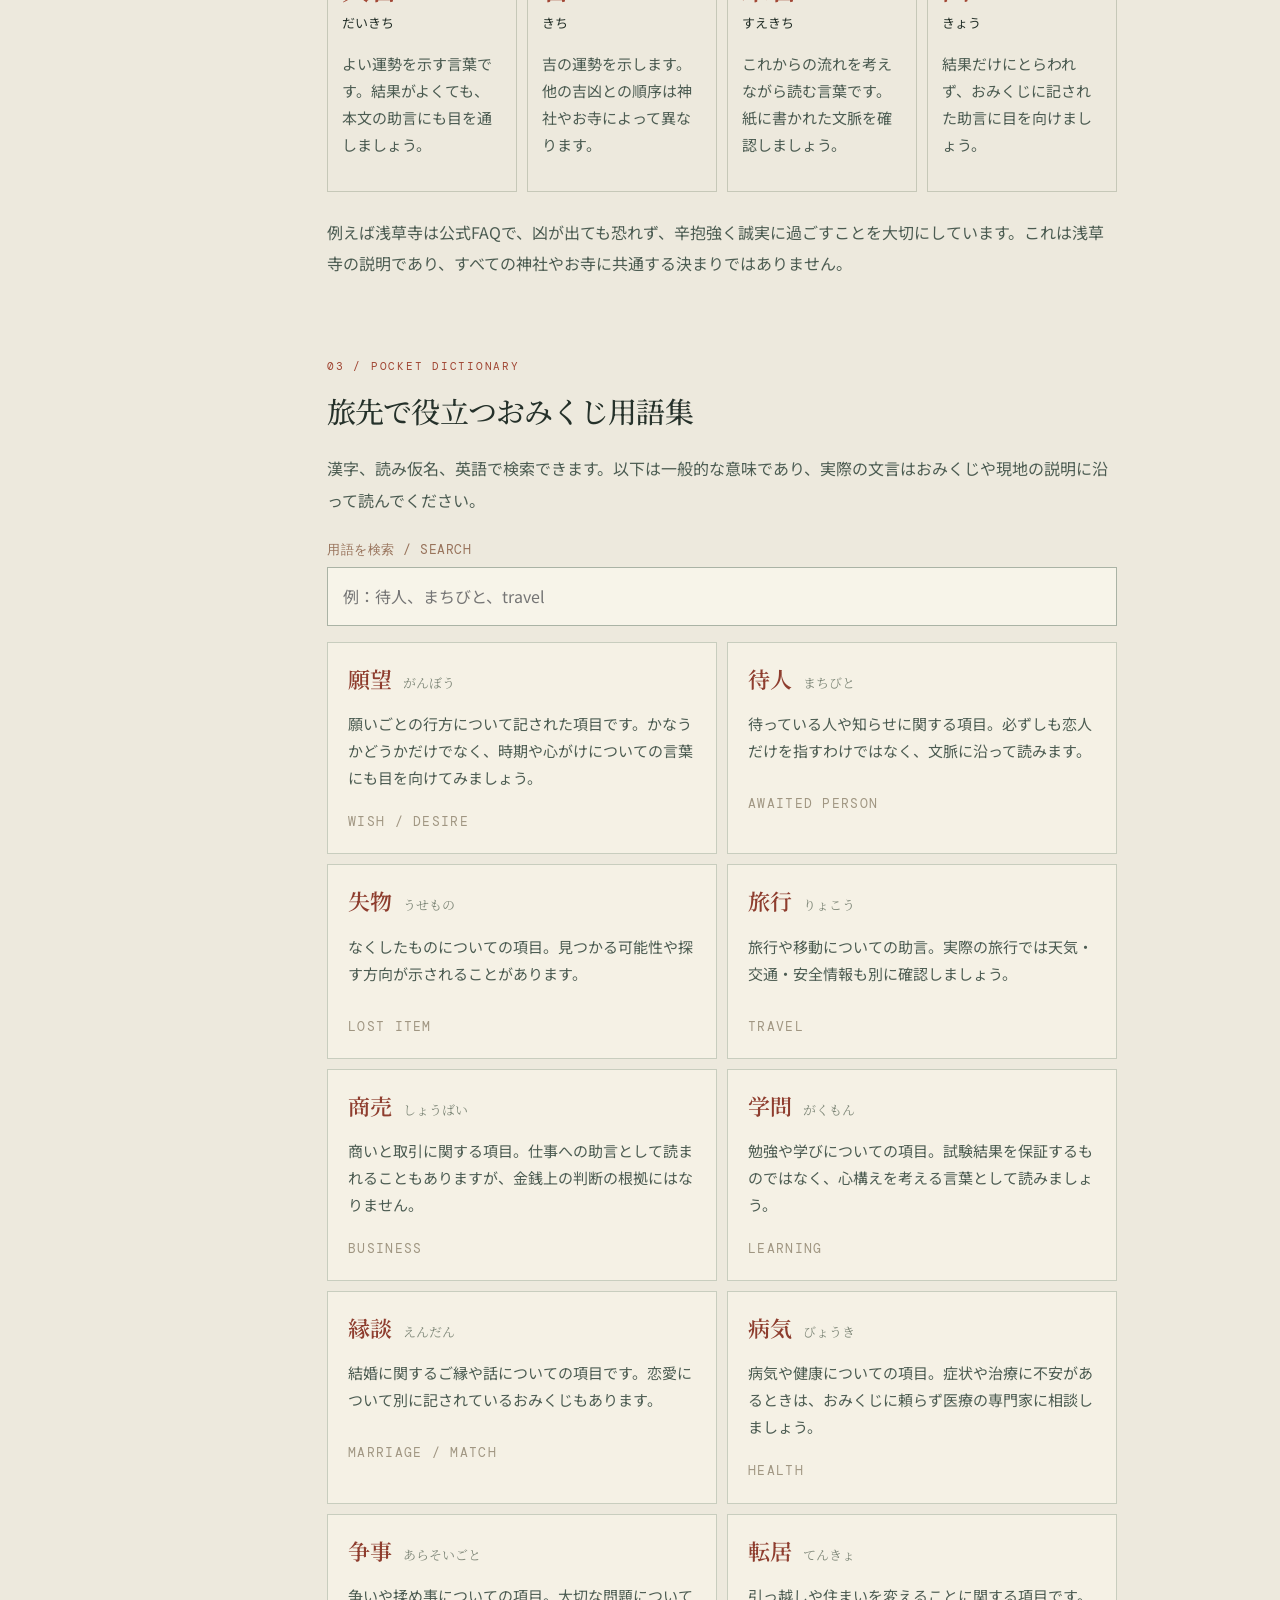
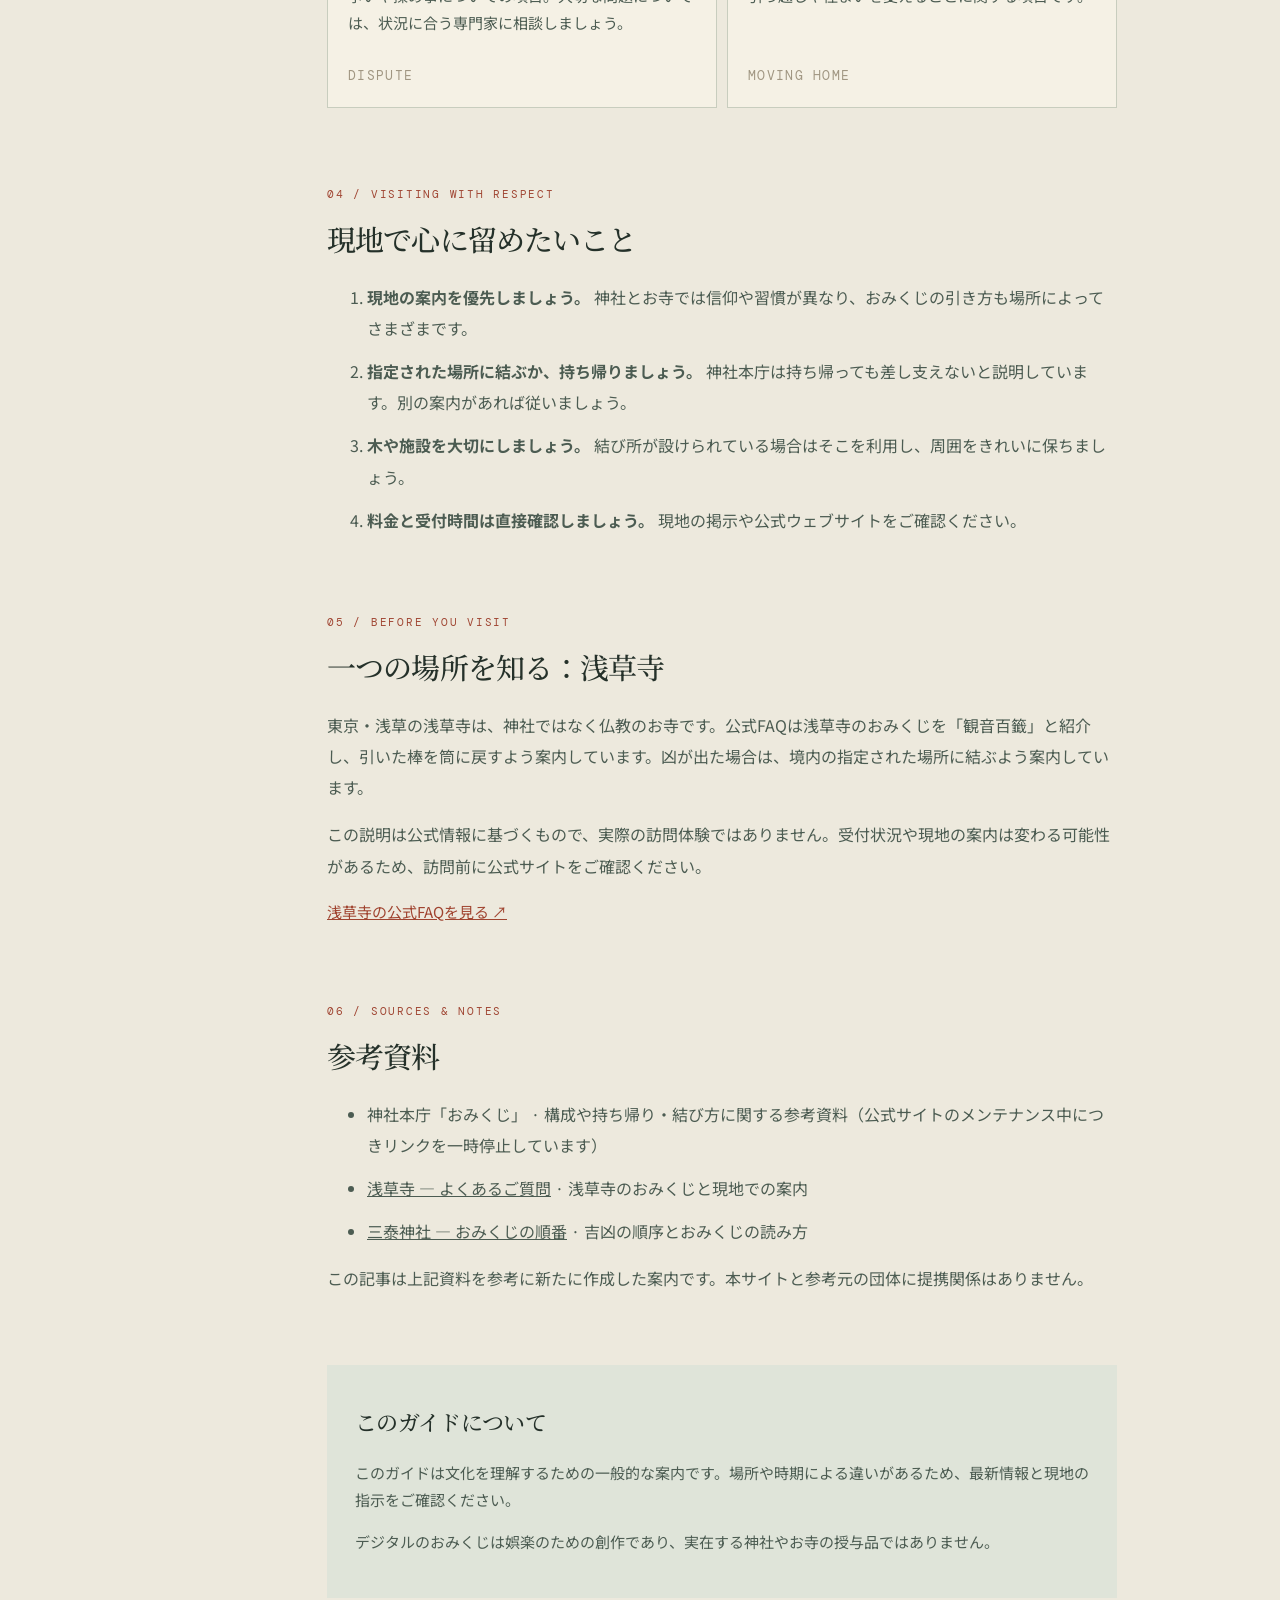
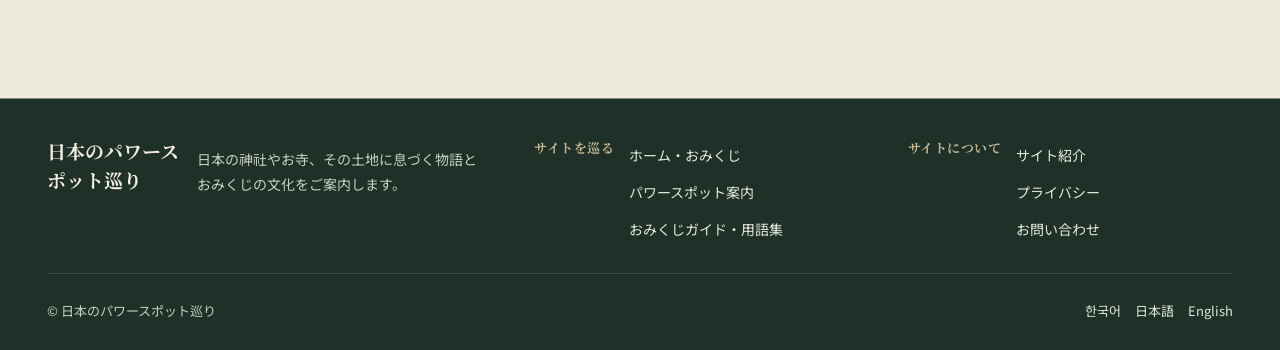
<file: guide-ja.html>
<!DOCTYPE html>

<html lang="ja"><head><meta charset="utf-8"/><meta content="width=device-width,initial-scale=1" name="viewport"/><meta content="おみくじの吉凶、用語、神社やお寺での作法を知るための旅行者向けガイド。" name="description"/><title>おみくじガイドと用語集 | 日本のパワースポット巡り</title><link href="editorial.css?v=97c0fd6048" rel="stylesheet"/><link href="https://www.japansacred.com/guide-ja.html" rel="canonical"/><link href="https://www.japansacred.com/guide.html" hreflang="ko" rel="alternate"/><link href="https://www.japansacred.com/guide.html" hreflang="x-default" rel="alternate"/><link href="https://www.japansacred.com/guide-ja.html" hreflang="ja" rel="alternate"/><link href="https://www.japansacred.com/guide-en.html" hreflang="en" rel="alternate"/><meta content="website" property="og:type"/><meta content="おみくじガイドと用語集 | 日本のパワースポット巡り" property="og:title"/><meta content="おみくじの吉凶、用語、神社やお寺での作法を知るための旅行者向けガイド。" property="og:description"/><meta content="https://www.japansacred.com/guide-ja.html" property="og:url"/><meta content="日本のパワースポット巡り" property="og:site_name"/><link href="footer.css?v=fff2a89142" rel="stylesheet"/><link href="typography.css?v=4a8611229a" rel="stylesheet"/><script data-seo-webpage="" type="application/ld+json">{"@context": "https://schema.org", "@type": "WebPage", "@id": "https://www.japansacred.com/guide-ja.html#webpage", "url": "https://www.japansacred.com/guide-ja.html", "name": "おみくじガイドと用語集 | 日本のパワースポット巡り", "description": "おみくじの吉凶、用語、神社やお寺での作法を知るための旅行者向けガイド。", "inLanguage": "ja"}</script><link href="mobile.css?v=868b908272" rel="stylesheet"/></head><body><header class="nav"><a class="logo" href="index-ja.html">✳ <span>日本のパワースポット巡り</span></a><nav><a href="index-ja.html">おみくじを引く</a><a href="places-ja.html">パワースポット</a><a href="guide-ja.html">ガイド</a></nav></header><div aria-label="Language" class="guide-languages"><a href="guide.html" lang="ko">한국어</a><a aria-current="page" href="guide-ja.html" lang="ja">日本語</a><a href="guide-en.html" lang="en">English</a></div><main><section class="hero"><div><span class="eyebrow">FIELD NOTES / OMIKUJI GUIDE</span><h1>一枚の紙に込められた<br/><em>おみくじの世界</em></h1><p>見慣れない言葉に出会ったとき、吉凶だけでなく内容を知りたいときに。旅先でも読み返せる小さな案内書です。</p><a class="primary" href="#dictionary">用語集を見る ↓</a></div><div class="hero-art"><img alt="神社と花を描いた創作の木版画風イラスト" decoding="async" height="1200" src="fortune-art.webp" width="670"/><span>知ることから、はじまる。</span></div></section><div class="meta">GUIDE 001  /  2026年11月7日 資料確認  /  読了目安 約6分</div><div class="layout"><aside><div>目次</div><a href="#about">01  おみくじとは</a><a href="#reading">02  結果の読み方</a><a href="#dictionary">03  用語集</a><a href="#visit">04  現地での心得</a><a href="#places">05  訪ねる前に</a><a href="#sources">06  参考資料</a></aside><article><section id="about"><span class="section-id">01 / THE TRADITION</span><h2>おみくじとは？</h2><p>おみくじは、日本の神社やお寺で引く、吉凶や助言が記されたくじです。紙には吉凶だけでなく、願いごとや待ち人、旅行など、暮らしに関する項目や詩歌が記されることもあります。形式や内容は神社・お寺によって異なります。</p><p>神社本庁は、吉凶の判断だけを目的とせず、内容を読み返して今後の生活の指針とすることを大切にしています。このサイトのデジタルおみくじはその形式に着想を得た創作であり、実際の神社のおみくじや宗教的な意味に代わるものではありません。</p><div class="callout"><strong>ご利用の前に</strong><p>ここで提供するおみくじは、娯楽と振り返りのための創作です。健康・法律・お金などの大切な判断は、専門家に相談してください。</p></div></section><section id="reading"><span class="section-id">02 / HOW TO READ</span><h2>吉凶だけでなく、言葉を読む</h2><p>大吉、吉、中吉、小吉、末吉、凶といった表示は、全体的な運勢を表します。順序や段階は神社やお寺によって異なるため、同じ言葉がどこでも同じ順位とは限りません。現地の説明があれば、そちらを優先してください。</p><div class="grade-grid"><div><b>大吉</b><span>だいきち</span><p>よい運勢を示す言葉です。結果がよくても、本文の助言にも目を通しましょう。</p></div><div><b>吉</b><span>きち</span><p>吉の運勢を示します。他の吉凶との順序は神社やお寺によって異なります。</p></div><div><b>末吉</b><span>すえきち</span><p>これからの流れを考えながら読む言葉です。紙に書かれた文脈を確認しましょう。</p></div><div><b>凶</b><span>きょう</span><p>結果だけにとらわれず、おみくじに記された助言に目を向けましょう。</p></div></div><p>例えば浅草寺は公式FAQで、凶が出ても恐れず、辛抱強く誠実に過ごすことを大切にしています。これは浅草寺の説明であり、すべての神社やお寺に共通する決まりではありません。</p></section><section id="dictionary"><span class="section-id">03 / POCKET DICTIONARY</span><h2>旅先で役立つおみくじ用語集</h2><p>漢字、読み仮名、英語で検索できます。以下は一般的な意味であり、実際の文言はおみくじや現地の説明に沿って読んでください。</p><label class="search-label" for="search">用語を検索 / SEARCH</label><input autocomplete="off" id="search" placeholder="例：待人、まちびと、travel" type="search"/><div class="dictionary" id="dictionaryList"><div data-terms="願望 願事 ねがいごと 소원 wish がんぼう"><strong>願望 <small>がんぼう</small></strong><p>願いごとの行方について記された項目です。かなうかどうかだけでなく、時期や心がけについての言葉にも目を向けてみましょう。</p><span>WISH / DESIRE</span></div><div data-terms="待人 まちびと 기다리는 사람 소식 awaited person"><strong>待人 <small>まちびと</small></strong><p>待っている人や知らせに関する項目。必ずしも恋人だけを指すわけではなく、文脈に沿って読みます。</p><span>AWAITED PERSON</span></div><div data-terms="失物 失せ物 うせもの 분실 잃어버린 물건 lost item"><strong>失物 <small>うせもの</small></strong><p>なくしたものについての項目。見つかる可能性や探す方向が示されることがあります。</p><span>LOST ITEM</span></div><div data-terms="旅行 旅立 たびだち 여행 travel りょこう"><strong>旅行 <small>りょこう</small></strong><p>旅行や移動についての助言。実際の旅行では天気・交通・安全情報も別に確認しましょう。</p><span>TRAVEL</span></div><div data-terms="商売 あきない 사업 일 장사 business work しょうばい"><strong>商売 <small>しょうばい</small></strong><p>商いと取引に関する項目。仕事への助言として読まれることもありますが、金銭上の判断の根拠にはなりません。</p><span>BUSINESS</span></div><div data-terms="学問 がくもん 학업 공부 learning study"><strong>学問 <small>がくもん</small></strong><p>勉強や学びについての項目。試験結果を保証するものではなく、心構えを考える言葉として読みましょう。</p><span>LEARNING</span></div><div data-terms="縁談 えんだん 인연 결혼 relationship marriage"><strong>縁談 <small>えんだん</small></strong><p>結婚に関するご縁や話についての項目です。恋愛について別に記されているおみくじもあります。</p><span>MARRIAGE / MATCH</span></div><div data-terms="病気 病 やまい 건강 병 illness health びょうき"><strong>病気 <small>びょうき</small></strong><p>病気や健康についての項目。症状や治療に不安があるときは、おみくじに頼らず医療の専門家に相談しましょう。</p><span>HEALTH</span></div><div data-terms="争事 あらそいごと 다툼 분쟁 dispute"><strong>争事 <small>あらそいごと</small></strong><p>争いや揉め事についての項目。大切な問題については、状況に合う専門家に相談しましょう。</p><span>DISPUTE</span></div><div data-terms="転居 てんきょ 이사 residence moving"><strong>転居 <small>てんきょ</small></strong><p>引っ越しや住まいを変えることに関する項目です。</p><span>MOVING HOME</span></div></div><p hidden="" id="empty">該当する用語がありません。別の言葉をお試しください。</p></section><section id="visit"><span class="section-id">04 / VISITING WITH RESPECT</span><h2>現地で心に留めたいこと</h2><ol><li><strong>現地の案内を優先しましょう。</strong> 神社とお寺では信仰や習慣が異なり、おみくじの引き方も場所によってさまざまです。</li><li><strong>指定された場所に結ぶか、持ち帰りましょう。</strong> 神社本庁は持ち帰っても差し支えないと説明しています。別の案内があれば従いましょう。</li><li><strong>木や施設を大切にしましょう。</strong> 結び所が設けられている場合はそこを利用し、周囲をきれいに保ちましょう。</li><li><strong>料金と受付時間は直接確認しましょう。</strong> 現地の掲示や公式ウェブサイトをご確認ください。</li></ol></section><section id="places"><span class="section-id">05 / BEFORE YOU VISIT</span><h2>一つの場所を知る：浅草寺</h2><p>東京・浅草の浅草寺は、神社ではなく仏教のお寺です。公式FAQは浅草寺のおみくじを「観音百籤」と紹介し、引いた棒を筒に戻すよう案内しています。凶が出た場合は、境内の指定された場所に結ぶよう案内しています。</p><p>この説明は公式情報に基づくもので、実際の訪問体験ではありません。受付状況や現地の案内は変わる可能性があるため、訪問前に公式サイトをご確認ください。</p><a class="text-link" href="https://www.senso-ji.jp/faq/" rel="noopener noreferrer" target="_blank">浅草寺の公式FAQを見る ↗</a></section><section id="sources"><span class="section-id">06 / SOURCES &amp; NOTES</span><h2>参考資料</h2><ul><li>神社本庁「おみくじ」 · 構成や持ち帰り・結び方に関する参考資料（公式サイトのメンテナンス中につきリンクを一時停止しています）</li><li><a href="https://www.senso-ji.jp/faq/" rel="noopener noreferrer" target="_blank">浅草寺 — よくあるご質問</a> · 浅草寺のおみくじと現地での案内</li><li><a href="https://www.santai-jinja.jp/blog/omikuji-junban/" rel="noopener noreferrer" target="_blank">三泰神社 — おみくじの順番</a> · 吉凶の順序とおみくじの読み方</li></ul><p>この記事は上記資料を参考に新たに作成した案内です。本サイトと参考元の団体に提携関係はありません。</p></section><div class="language-notes"><h2>このガイドについて</h2><p>このガイドは文化を理解するための一般的な案内です。場所や時期による違いがあるため、最新情報と現地の指示をご確認ください。</p><p>デジタルのおみくじは娯楽のための創作であり、実在する神社やお寺の授与品ではありません。</p></div></article></div></main><footer aria-label="フッターメニュー" class="site-footer"><div class="sf-inner"><div class="sf-intro"><a class="sf-brand" data-sf="brand" href="index-ja.html">日本のパワースポット巡り</a><p class="sf-description" data-sf="desc">日本の神社やお寺、その土地に息づく物語とおみくじの文化をご案内します。</p></div><div class="sf-group"><h2 data-sf="explore">サイトを巡る</h2><nav aria-label="サイトを巡る" class="sf-links" data-sf-nav="explore"><a data-sf="home" data-sf-link="home" href="index-ja.html">ホーム・おみくじ</a><a data-sf="places" data-sf-link="places" href="places-ja.html">パワースポット案内</a><a data-sf="guide" data-sf-link="guide" href="guide-ja.html">おみくじガイド・用語集</a></nav></div><div class="sf-group"><h2 data-sf="info">サイトについて</h2><nav aria-label="サイトについて" class="sf-links" data-sf-nav="info"><a data-sf="about" data-sf-link="about" href="about-ja.html">サイト紹介</a><a data-sf="privacy" data-sf-link="privacy" href="about-ja.html#privacy">プライバシー</a><a data-sf="contact" data-sf-link="contact" href="about-ja.html#contact">お問い合わせ</a></nav></div></div><div class="sf-bottom"><span data-sf="copyright">© 日本のパワースポット巡り</span><nav aria-label="言語を選ぶ" class="sf-languages"><a href="guide.html" hreflang="ko" lang="ko">한국어</a><a href="guide-ja.html" hreflang="ja" lang="ja">日本語</a><a href="guide-en.html" hreflang="en" lang="en">English</a></nav></div></footer><script src="guide.js?v=f8acb56e03"></script></body></html>
</file>
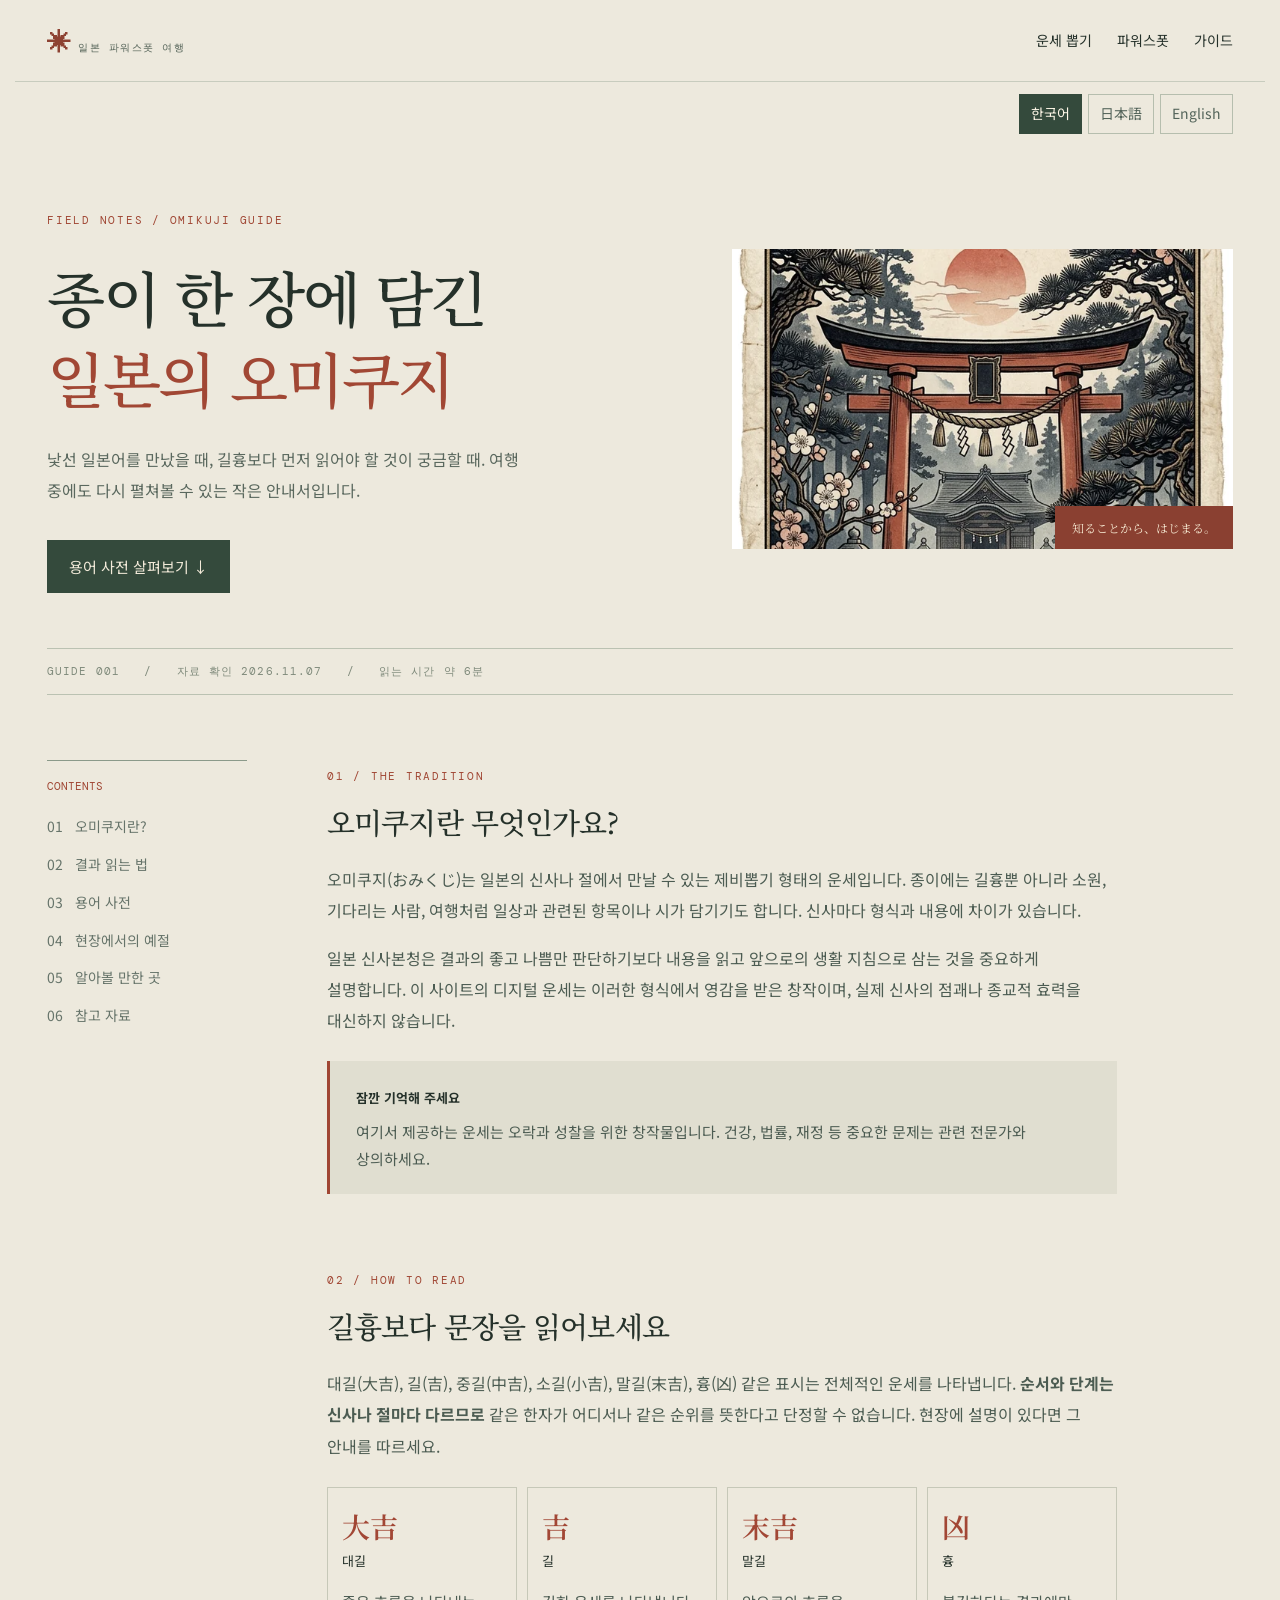
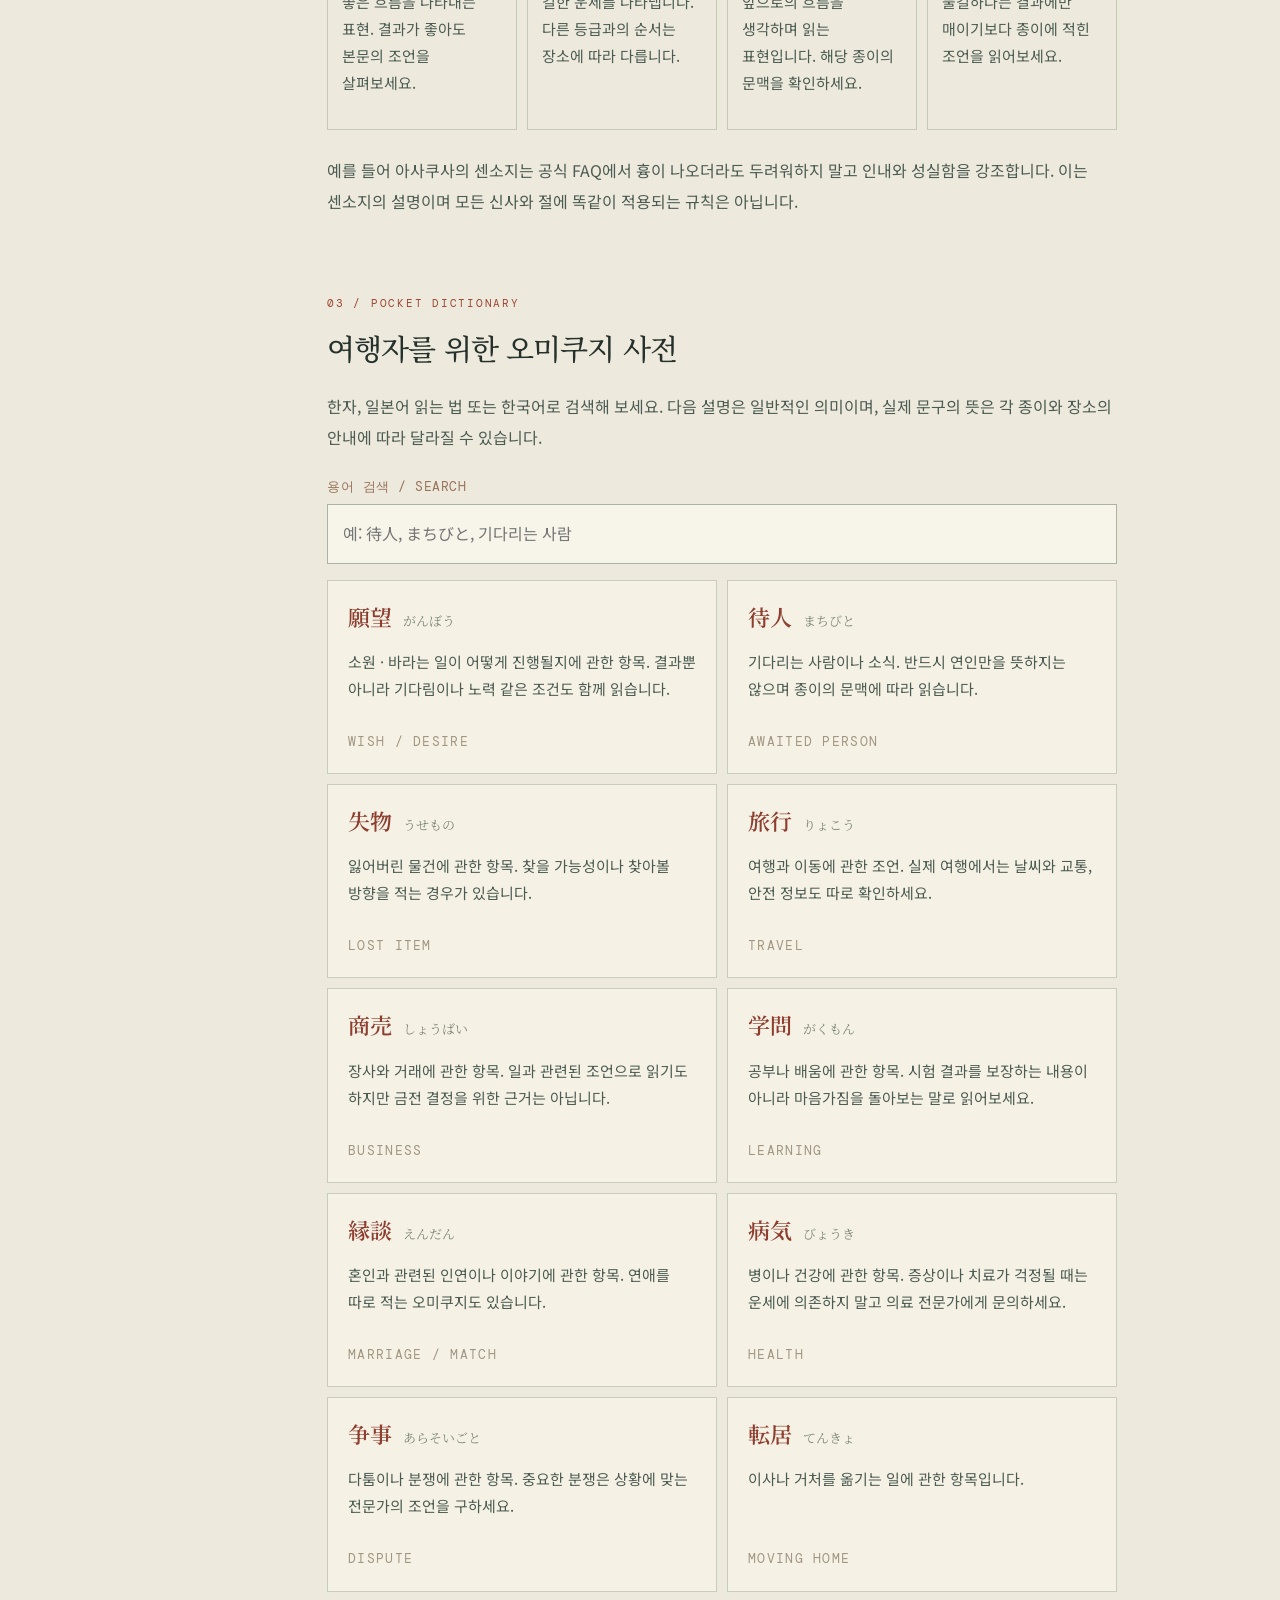
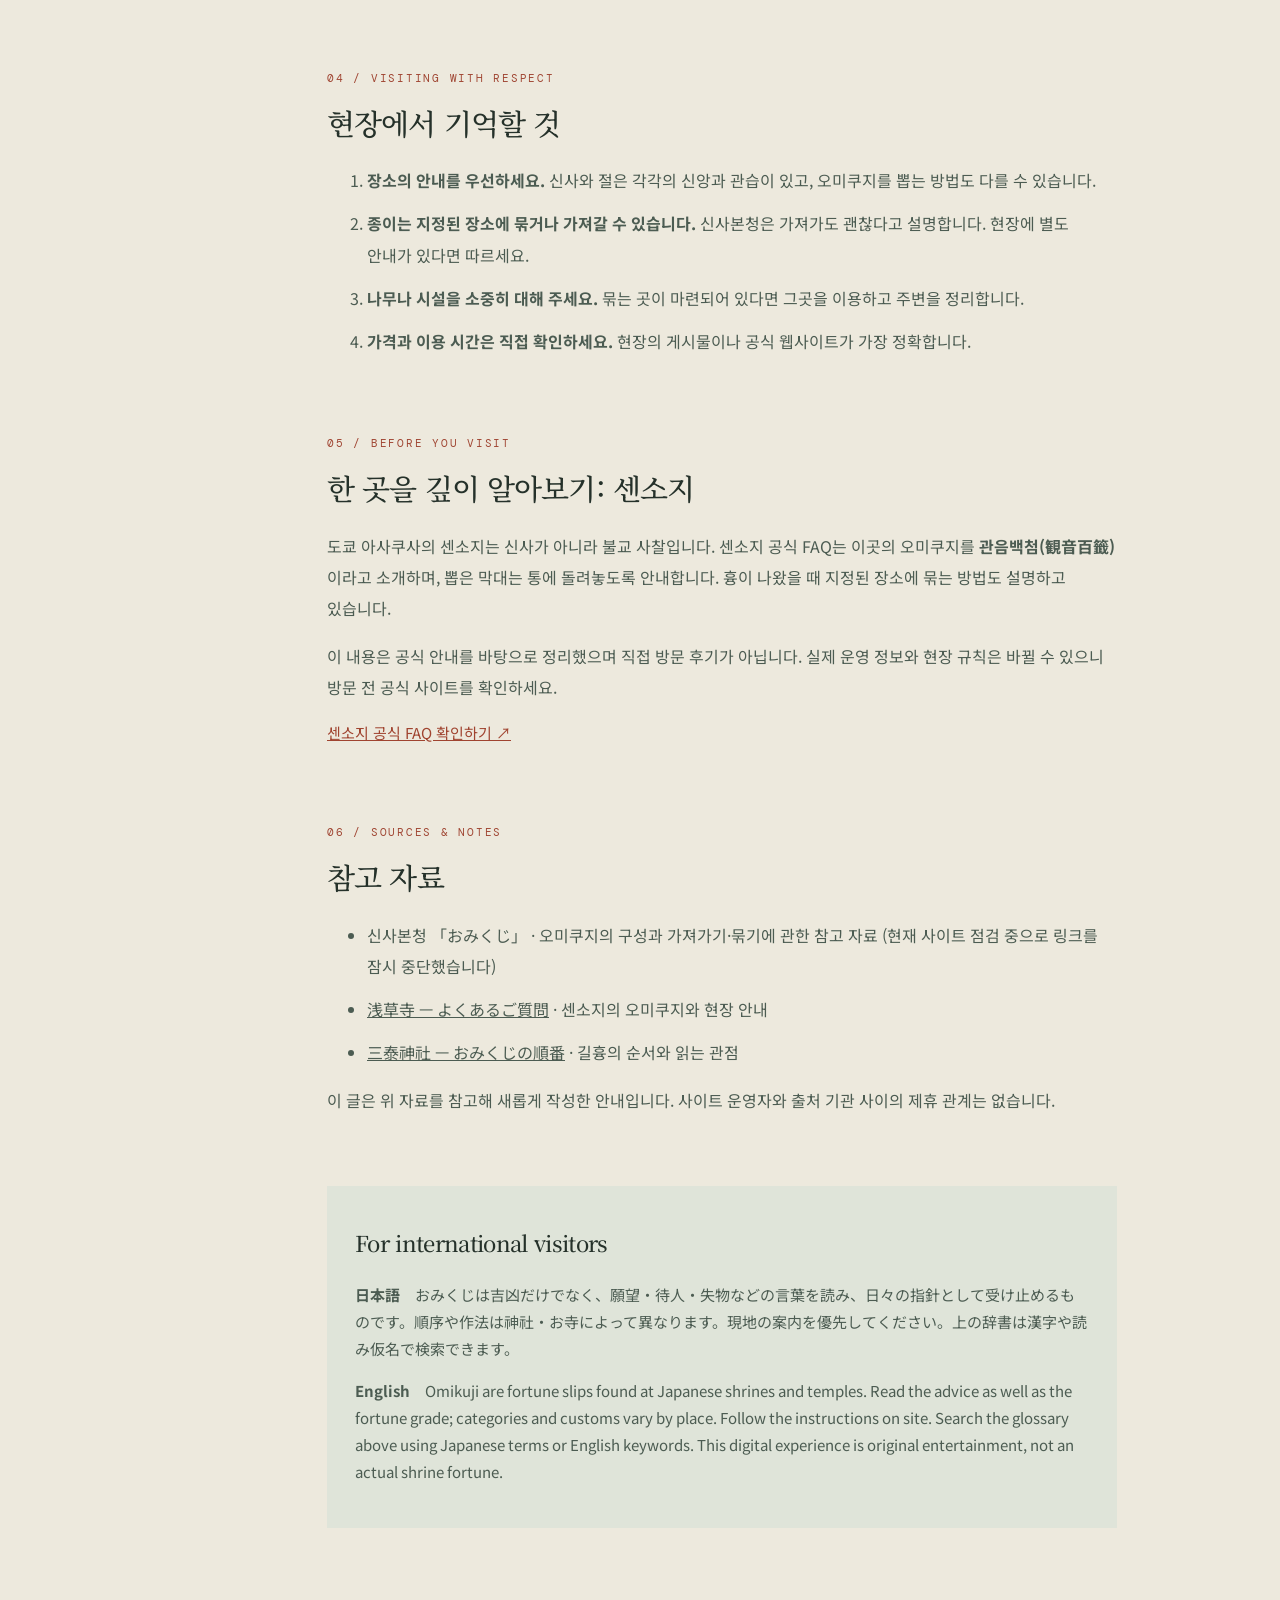
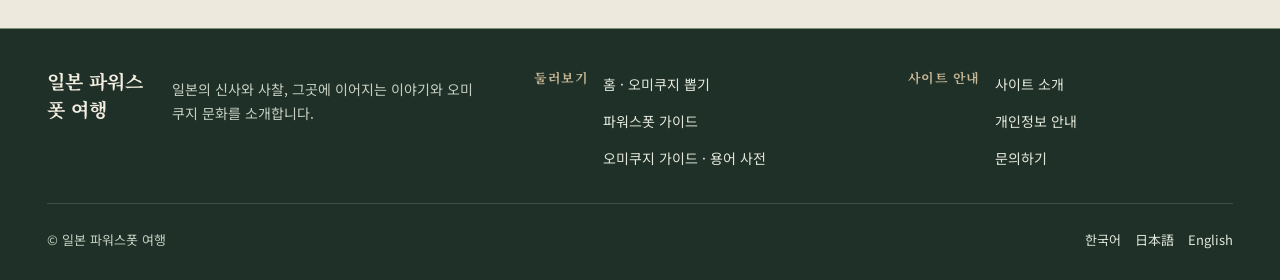
<file: guide.html>
<!DOCTYPE html>

<html lang="ko"><head><meta charset="utf-8"/><meta content="width=device-width,initial-scale=1" name="viewport"/><meta content="오미쿠지의 길흉, 일본어 용어, 신사와 절에서의 예절을 알아보는 여행자 가이드." name="description"/><title>오미쿠지 가이드와 용어 사전 | 일본 파워스폿 여행</title><link href="editorial.css?v=97c0fd6048" rel="stylesheet"/><link href="https://www.japansacred.com/guide.html" rel="canonical"/><link href="https://www.japansacred.com/guide.html" hreflang="ko" rel="alternate"/><link href="https://www.japansacred.com/guide.html" hreflang="x-default" rel="alternate"/><link href="https://www.japansacred.com/guide-ja.html" hreflang="ja" rel="alternate"/><link href="https://www.japansacred.com/guide-en.html" hreflang="en" rel="alternate"/><meta content="website" property="og:type"/><meta content="오미쿠지 가이드와 용어 사전 | 일본 파워스폿 여행" property="og:title"/><meta content="오미쿠지의 길흉, 일본어 용어, 신사와 절에서의 예절을 알아보는 여행자 가이드." property="og:description"/><meta content="https://www.japansacred.com/guide.html" property="og:url"/><meta content="일본 파워스폿 여행" property="og:site_name"/><link href="footer.css?v=fff2a89142" rel="stylesheet"/><link href="typography.css?v=4a8611229a" rel="stylesheet"/><script data-seo-webpage="" type="application/ld+json">{"@context": "https://schema.org", "@type": "WebPage", "@id": "https://www.japansacred.com/guide.html#webpage", "url": "https://www.japansacred.com/guide.html", "name": "오미쿠지 가이드와 용어 사전 | 일본 파워스폿 여행", "description": "오미쿠지의 길흉, 일본어 용어, 신사와 절에서의 예절을 알아보는 여행자 가이드.", "inLanguage": "ko"}</script><link href="mobile.css?v=868b908272" rel="stylesheet"/></head><body><header class="nav"><a class="logo" href="./">✳ <span>일본 파워스폿 여행</span></a><nav><a href="./">운세 뽑기</a><a href="places.html">파워스폿</a><a href="guide.html">가이드</a></nav></header><div aria-label="Language" class="guide-languages"><a aria-current="page" href="guide.html" lang="ko">한국어</a><a href="guide-ja.html" lang="ja">日本語</a><a href="guide-en.html" lang="en">English</a></div><main><section class="hero"><div><span class="eyebrow">FIELD NOTES / OMIKUJI GUIDE</span><h1>종이 한 장에 담긴<br/><em>일본의 오미쿠지</em></h1><p>낯선 일본어를 만났을 때, 길흉보다 먼저 읽어야 할 것이 궁금할 때. 여행 중에도 다시 펼쳐볼 수 있는 작은 안내서입니다.</p><a class="primary" href="#dictionary">용어 사전 살펴보기 ↓</a></div><div class="hero-art"><img alt="신사와 꽃을 묘사한 창작 판화풍 그림" decoding="async" height="1200" src="fortune-art.webp" width="670"/><span>知ることから、はじまる。</span></div></section><div class="meta">GUIDE 001   /   자료 확인 2026.11.07   /   읽는 시간 약 6분</div><div class="layout"><aside><div>CONTENTS</div><a href="#about">01   오미쿠지란?</a><a href="#reading">02   결과 읽는 법</a><a href="#dictionary">03   용어 사전</a><a href="#visit">04   현장에서의 예절</a><a href="#places">05   알아볼 만한 곳</a><a href="#sources">06   참고 자료</a></aside><article><section id="about"><span class="section-id">01 / THE TRADITION</span><h2>오미쿠지란 무엇인가요?</h2><p>오미쿠지(おみくじ)는 일본의 신사나 절에서 만날 수 있는 제비뽑기 형태의 운세입니다. 종이에는 길흉뿐 아니라 소원, 기다리는 사람, 여행처럼 일상과 관련된 항목이나 시가 담기기도 합니다. 신사마다 형식과 내용에 차이가 있습니다.</p><p>일본 신사본청은 결과의 좋고 나쁨만 판단하기보다 내용을 읽고 앞으로의 생활 지침으로 삼는 것을 중요하게 설명합니다. 이 사이트의 디지털 운세는 이러한 형식에서 영감을 받은 창작이며, 실제 신사의 점괘나 종교적 효력을 대신하지 않습니다.</p><div class="callout"><strong>잠깐 기억해 주세요</strong><p>여기서 제공하는 운세는 오락과 성찰을 위한 창작물입니다. 건강, 법률, 재정 등 중요한 문제는 관련 전문가와 상의하세요.</p></div></section><section id="reading"><span class="section-id">02 / HOW TO READ</span><h2>길흉보다 문장을 읽어보세요</h2><p>대길(大吉), 길(吉), 중길(中吉), 소길(小吉), 말길(末吉), 흉(凶) 같은 표시는 전체적인 운세를 나타냅니다. <strong>순서와 단계는 신사나 절마다 다르므로</strong> 같은 한자가 어디서나 같은 순위를 뜻한다고 단정할 수 없습니다. 현장에 설명이 있다면 그 안내를 따르세요.</p><div class="grade-grid"><div><b>大吉</b><span>대길</span><p>좋은 흐름을 나타내는 표현. 결과가 좋아도 본문의 조언을 살펴보세요.</p></div><div><b>吉</b><span>길</span><p>길한 운세를 나타냅니다. 다른 등급과의 순서는 장소에 따라 다릅니다.</p></div><div><b>末吉</b><span>말길</span><p>앞으로의 흐름을 생각하며 읽는 표현입니다. 해당 종이의 문맥을 확인하세요.</p></div><div><b>凶</b><span>흉</span><p>불길하다는 결과에만 매이기보다 종이에 적힌 조언을 읽어보세요.</p></div></div><p>예를 들어 아사쿠사의 센소지는 공식 FAQ에서 흉이 나오더라도 두려워하지 말고 인내와 성실함을 강조합니다. 이는 센소지의 설명이며 모든 신사와 절에 똑같이 적용되는 규칙은 아닙니다.</p></section><section id="dictionary"><span class="section-id">03 / POCKET DICTIONARY</span><h2>여행자를 위한 오미쿠지 사전</h2><p>한자, 일본어 읽는 법 또는 한국어로 검색해 보세요. 다음 설명은 일반적인 의미이며, 실제 문구의 뜻은 각 종이와 장소의 안내에 따라 달라질 수 있습니다.</p><label class="search-label" for="search">용어 검색 / SEARCH</label><input autocomplete="off" id="search" placeholder="예: 待人, まちびと, 기다리는 사람" type="search"/><div class="dictionary" id="dictionaryList"><div data-terms="願望 願事 ねがいごと 소원 wish がんぼう"><strong>願望 <small>がんぼう</small></strong><p>소원 · 바라는 일이 어떻게 진행될지에 관한 항목. 결과뿐 아니라 기다림이나 노력 같은 조건도 함께 읽습니다.</p><span>WISH / DESIRE</span></div><div data-terms="待人 まちびと 기다리는 사람 소식 awaited person"><strong>待人 <small>まちびと</small></strong><p>기다리는 사람이나 소식. 반드시 연인만을 뜻하지는 않으며 종이의 문맥에 따라 읽습니다.</p><span>AWAITED PERSON</span></div><div data-terms="失物 失せ物 うせもの 분실 잃어버린 물건 lost item"><strong>失物 <small>うせもの</small></strong><p>잃어버린 물건에 관한 항목. 찾을 가능성이나 찾아볼 방향을 적는 경우가 있습니다.</p><span>LOST ITEM</span></div><div data-terms="旅行 旅立 たびだち 여행 travel りょこう"><strong>旅行 <small>りょこう</small></strong><p>여행과 이동에 관한 조언. 실제 여행에서는 날씨와 교통, 안전 정보도 따로 확인하세요.</p><span>TRAVEL</span></div><div data-terms="商売 あきない 사업 일 장사 business work しょうばい"><strong>商売 <small>しょうばい</small></strong><p>장사와 거래에 관한 항목. 일과 관련된 조언으로 읽기도 하지만 금전 결정을 위한 근거는 아닙니다.</p><span>BUSINESS</span></div><div data-terms="学問 がくもん 학업 공부 learning study"><strong>学問 <small>がくもん</small></strong><p>공부나 배움에 관한 항목. 시험 결과를 보장하는 내용이 아니라 마음가짐을 돌아보는 말로 읽어보세요.</p><span>LEARNING</span></div><div data-terms="縁談 えんだん 인연 결혼 relationship marriage"><strong>縁談 <small>えんだん</small></strong><p>혼인과 관련된 인연이나 이야기에 관한 항목. 연애를 따로 적는 오미쿠지도 있습니다.</p><span>MARRIAGE / MATCH</span></div><div data-terms="病気 病 やまい 건강 병 illness health びょうき"><strong>病気 <small>びょうき</small></strong><p>병이나 건강에 관한 항목. 증상이나 치료가 걱정될 때는 운세에 의존하지 말고 의료 전문가에게 문의하세요.</p><span>HEALTH</span></div><div data-terms="争事 あらそいごと 다툼 분쟁 dispute"><strong>争事 <small>あらそいごと</small></strong><p>다툼이나 분쟁에 관한 항목. 중요한 분쟁은 상황에 맞는 전문가의 조언을 구하세요.</p><span>DISPUTE</span></div><div data-terms="転居 てんきょ 이사 residence moving"><strong>転居 <small>てんきょ</small></strong><p>이사나 거처를 옮기는 일에 관한 항목입니다.</p><span>MOVING HOME</span></div></div><p hidden="" id="empty">검색 결과가 없습니다. 다른 단어로 검색해 보세요.</p></section><section id="visit"><span class="section-id">04 / VISITING WITH RESPECT</span><h2>현장에서 기억할 것</h2><ol><li><strong>장소의 안내를 우선하세요.</strong> 신사와 절은 각각의 신앙과 관습이 있고, 오미쿠지를 뽑는 방법도 다를 수 있습니다.</li><li><strong>종이는 지정된 장소에 묶거나 가져갈 수 있습니다.</strong> 신사본청은 가져가도 괜찮다고 설명합니다. 현장에 별도 안내가 있다면 따르세요.</li><li><strong>나무나 시설을 소중히 대해 주세요.</strong> 묶는 곳이 마련되어 있다면 그곳을 이용하고 주변을 정리합니다.</li><li><strong>가격과 이용 시간은 직접 확인하세요.</strong> 현장의 게시물이나 공식 웹사이트가 가장 정확합니다.</li></ol></section><section id="places"><span class="section-id">05 / BEFORE YOU VISIT</span><h2>한 곳을 깊이 알아보기: 센소지</h2><p>도쿄 아사쿠사의 센소지는 신사가 아니라 불교 사찰입니다. 센소지 공식 FAQ는 이곳의 오미쿠지를 <strong>관음백첨(観音百籤)</strong>이라고 소개하며, 뽑은 막대는 통에 돌려놓도록 안내합니다. 흉이 나왔을 때 지정된 장소에 묶는 방법도 설명하고 있습니다.</p><p>이 내용은 공식 안내를 바탕으로 정리했으며 직접 방문 후기가 아닙니다. 실제 운영 정보와 현장 규칙은 바뀔 수 있으니 방문 전 공식 사이트를 확인하세요.</p><a class="text-link" href="https://www.senso-ji.jp/faq/" rel="noopener noreferrer" target="_blank">센소지 공식 FAQ 확인하기 ↗</a></section><section id="sources"><span class="section-id">06 / SOURCES &amp; NOTES</span><h2>참고 자료</h2><ul><li>신사본청 「おみくじ」 · 오미쿠지의 구성과 가져가기·묶기에 관한 참고 자료 (현재 사이트 점검 중으로 링크를 잠시 중단했습니다)</li><li><a href="https://www.senso-ji.jp/faq/" rel="noopener noreferrer" target="_blank">浅草寺 — よくあるご質問</a> · 센소지의 오미쿠지와 현장 안내</li><li><a href="https://www.santai-jinja.jp/blog/omikuji-junban/" rel="noopener noreferrer" target="_blank">三泰神社 — おみくじの順番</a> · 길흉의 순서와 읽는 관점</li></ul><p>이 글은 위 자료를 참고해 새롭게 작성한 안내입니다. 사이트 운영자와 출처 기관 사이의 제휴 관계는 없습니다.</p></section><div class="language-notes"><h2>For international visitors</h2><p lang="ja"><b>日本語</b>　おみくじは吉凶だけでなく、願望・待人・失物などの言葉を読み、日々の指針として受け止めるものです。順序や作法は神社・お寺によって異なります。現地の案内を優先してください。上の辞書は漢字や読み仮名で検索できます。</p><p lang="en"><b>English</b>　Omikuji are fortune slips found at Japanese shrines and temples. Read the advice as well as the fortune grade; categories and customs vary by place. Follow the instructions on site. Search the glossary above using Japanese terms or English keywords. This digital experience is original entertainment, not an actual shrine fortune.</p></div></article></div></main><footer aria-label="하단 메뉴" class="site-footer"><div class="sf-inner"><div class="sf-intro"><a class="sf-brand" data-sf="brand" href="./">일본 파워스폿 여행</a><p class="sf-description" data-sf="desc">일본의 신사와 사찰, 그곳에 이어지는 이야기와 오미쿠지 문화를 소개합니다.</p></div><div class="sf-group"><h2 data-sf="explore">둘러보기</h2><nav aria-label="둘러보기" class="sf-links" data-sf-nav="explore"><a data-sf="home" data-sf-link="home" href="./">홈 · 오미쿠지 뽑기</a><a data-sf="places" data-sf-link="places" href="places.html">파워스폿 가이드</a><a data-sf="guide" data-sf-link="guide" href="guide.html">오미쿠지 가이드 · 용어 사전</a></nav></div><div class="sf-group"><h2 data-sf="info">사이트 안내</h2><nav aria-label="사이트 안내" class="sf-links" data-sf-nav="info"><a data-sf="about" data-sf-link="about" href="about.html">사이트 소개</a><a data-sf="privacy" data-sf-link="privacy" href="about.html#privacy">개인정보 안내</a><a data-sf="contact" data-sf-link="contact" href="about.html#contact">문의하기</a></nav></div></div><div class="sf-bottom"><span data-sf="copyright">© 일본 파워스폿 여행</span><nav aria-label="언어 선택" class="sf-languages"><a href="guide.html" hreflang="ko" lang="ko">한국어</a><a href="guide-ja.html" hreflang="ja" lang="ja">日本語</a><a href="guide-en.html" hreflang="en" lang="en">English</a></nav></div></footer><script src="guide.js?v=f8acb56e03"></script></body></html>
</file>
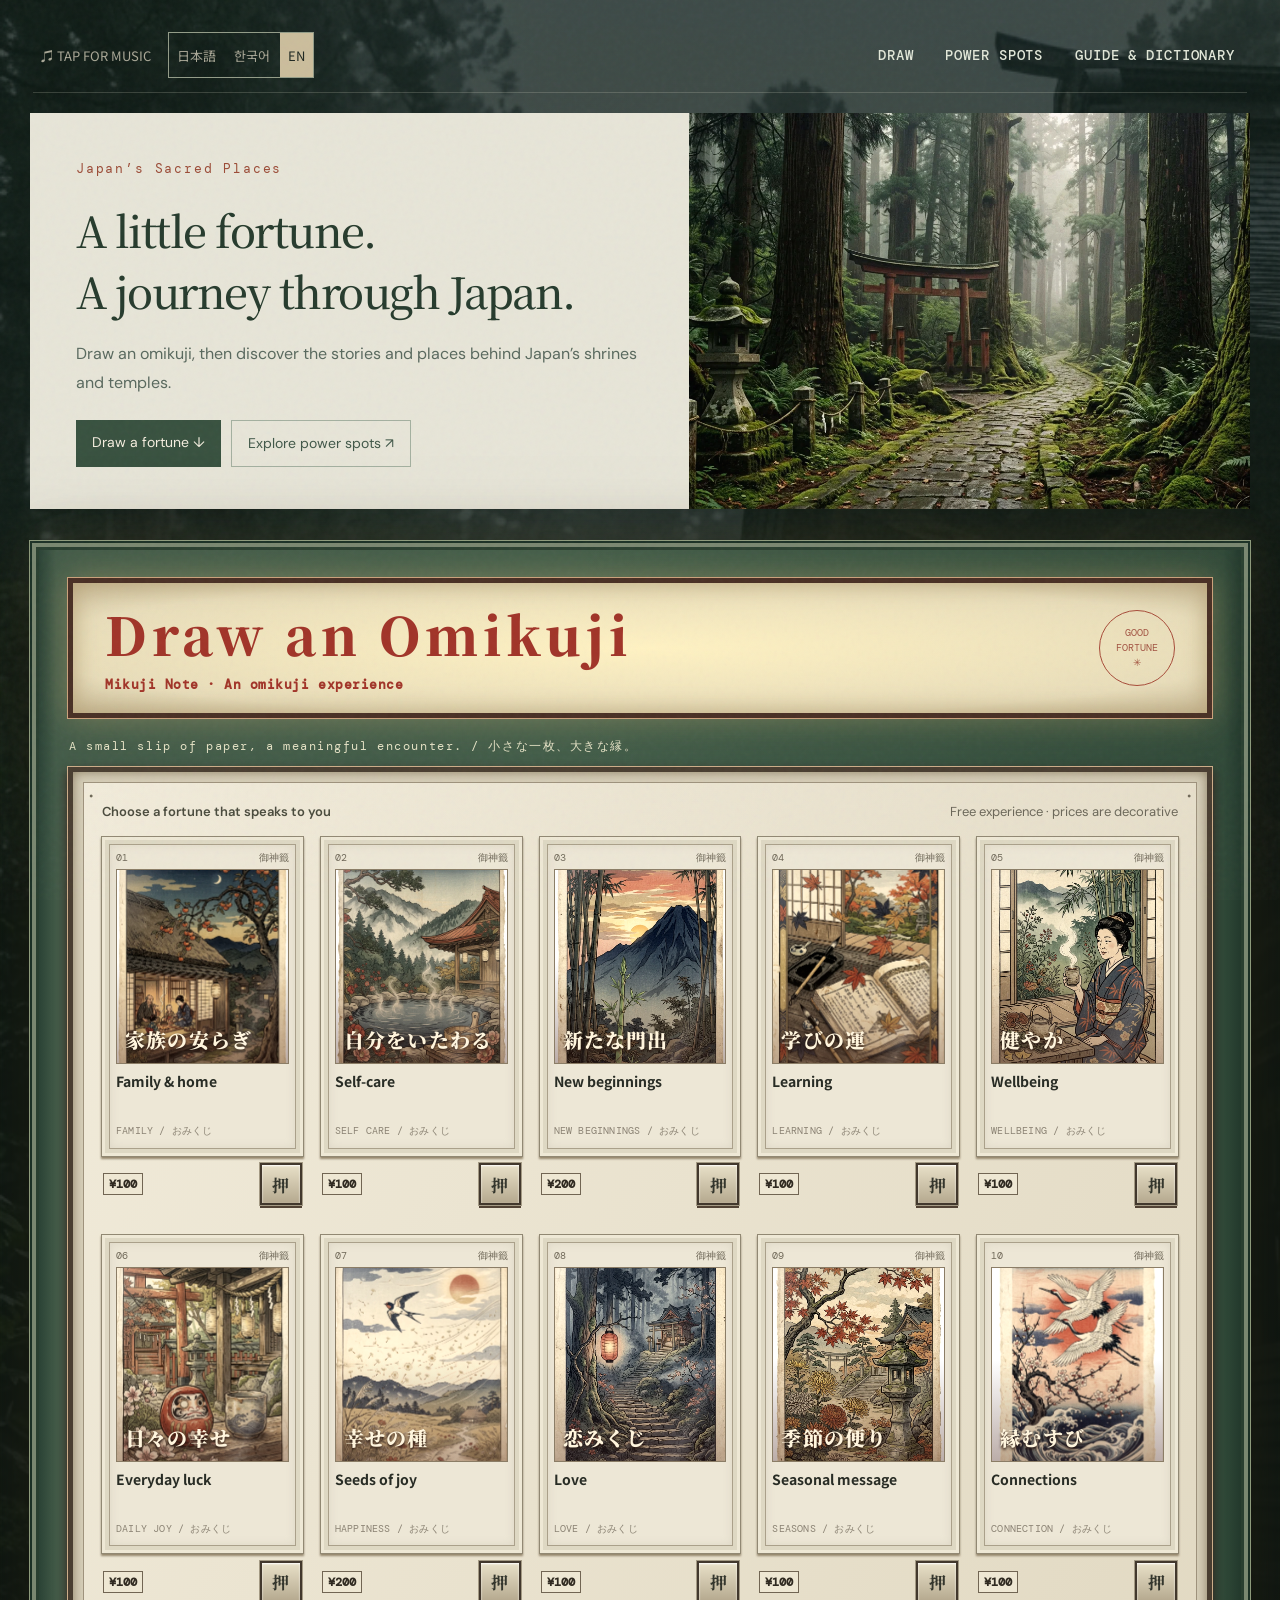
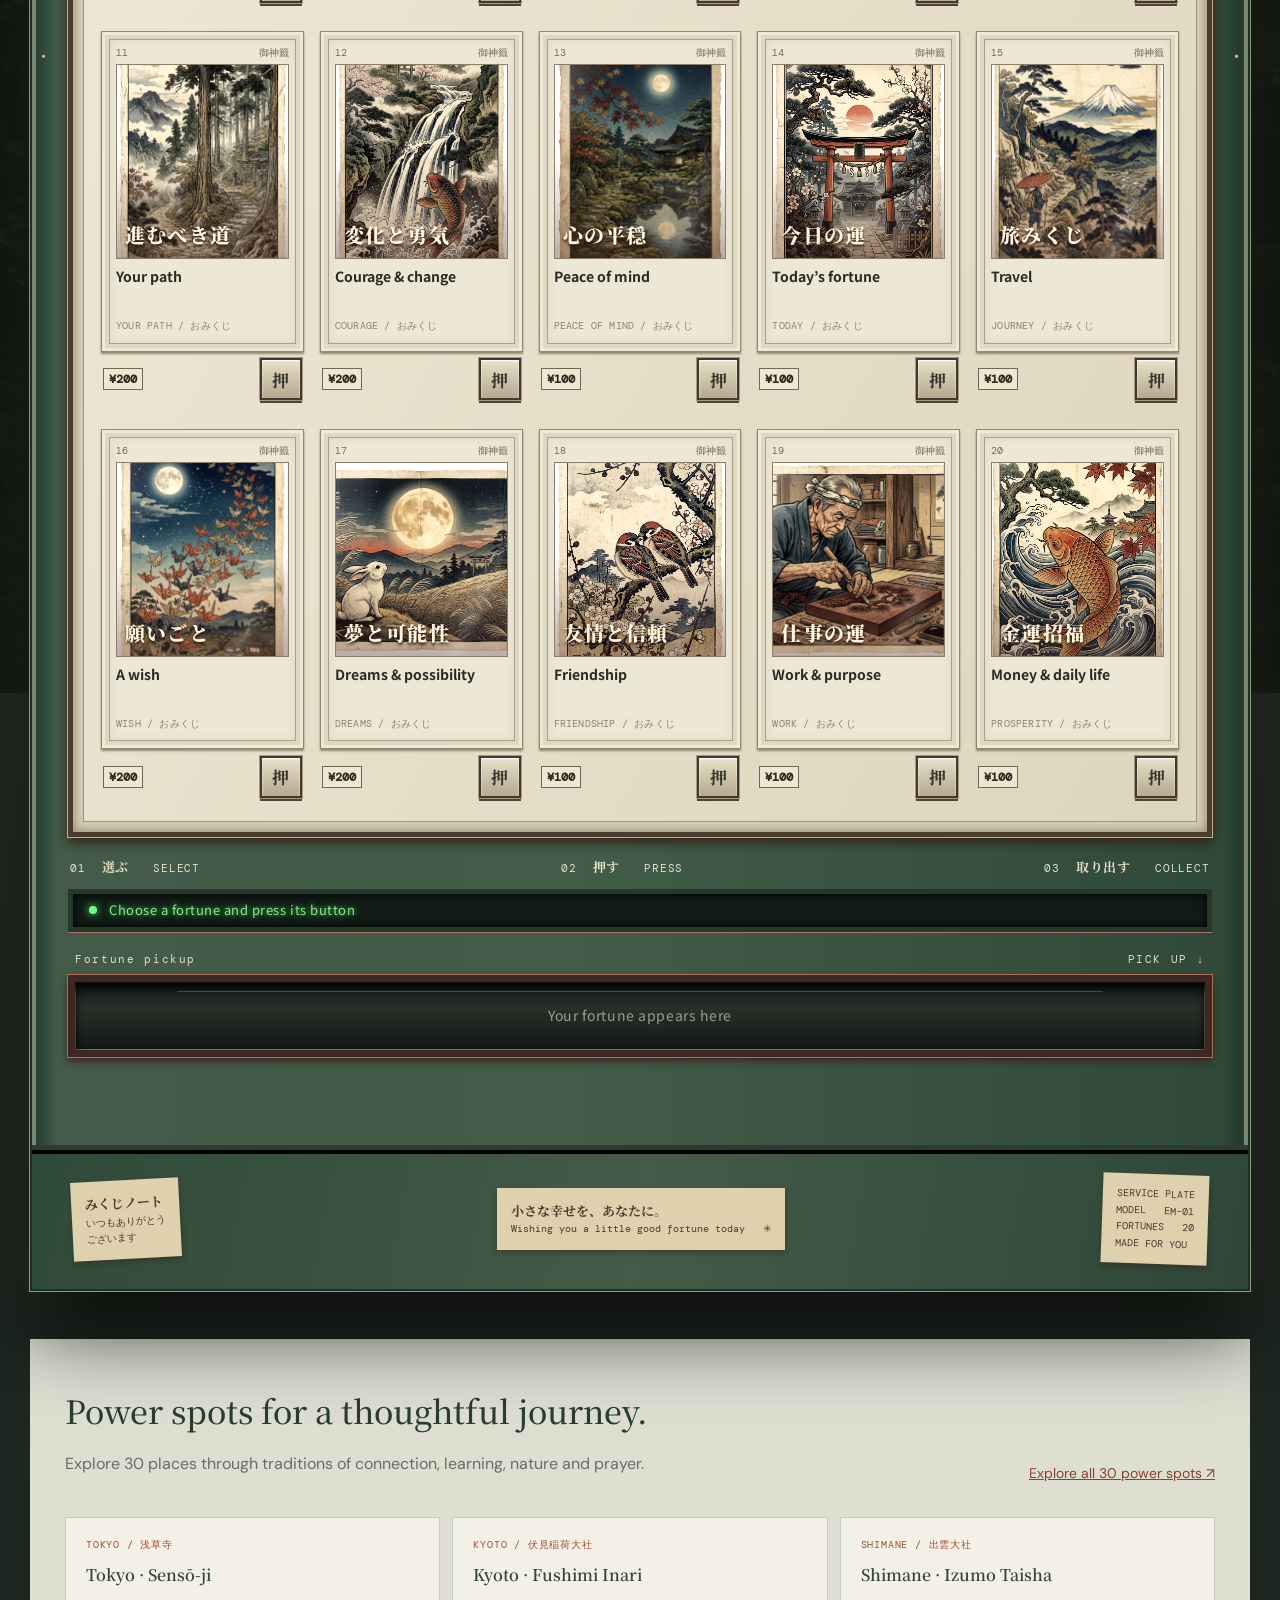
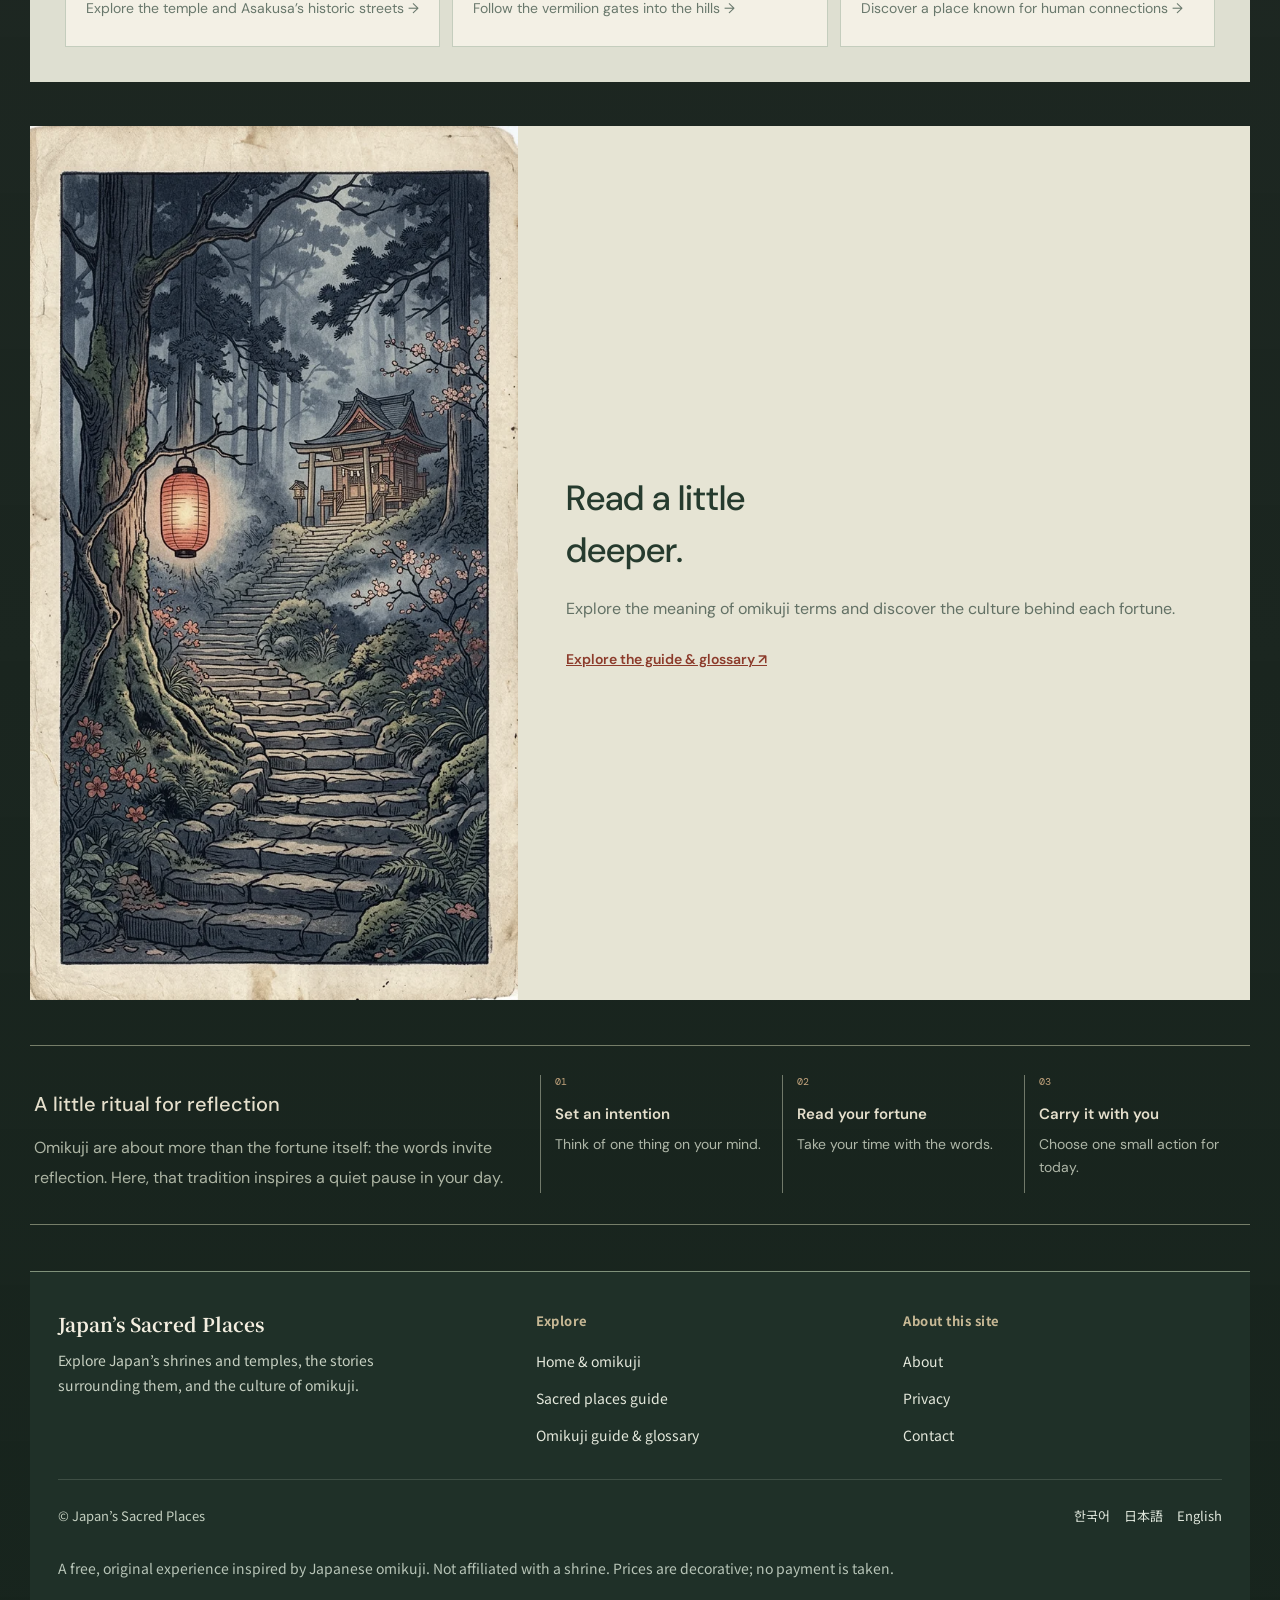
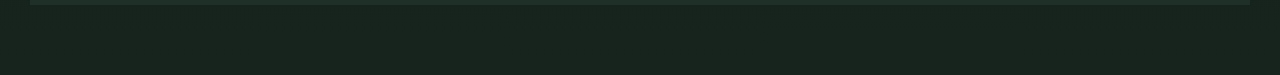
<file: index-en.html>
<!DOCTYPE html>

<html lang="en"><head><meta charset="utf-8"/><meta content="width=device-width,initial-scale=1" name="viewport"/><meta content="#171d1a" name="theme-color"/><meta content="Explore the traditions and practical visitor information for 30 Japanese shrines and temples, and enjoy an original omikuji experience." name="description"/><title>Japan’s Sacred Places | Shrines, Temples &amp; Omikuji</title><style>
@import url('https://fonts.googleapis.com/css2?family=DM+Mono:wght@400;500&family=DM+Sans:wght@400;500;600;700&family=Noto+Sans+JP:wght@400;500;600;700&family=Noto+Sans+KR:wght@400;500;600;700&family=Noto+Serif+JP:wght@400;600;700;900&family=Noto+Serif+KR:wght@400;500;600;700&display=swap');
:root{--paper:#e7dec8;--red:#7d342a;--ink:#302c23}*{box-sizing:border-box}html{scroll-behavior:smooth}body{margin:0;background:radial-gradient(ellipse at 50% 10%,#303933 0,#1d2420 48%,#141a17 100%);color:#ede1c7;font-family:'Noto Serif KR',serif;min-height:100vh}body:before{content:'';position:fixed;inset:0;pointer-events:none;opacity:.1;background-image:url("data:image/svg+xml,%3Csvg viewBox='0 0 190 190' xmlns='http://www.w3.org/2000/svg'%3E%3Cfilter id='n'%3E%3CfeTurbulence type='fractalNoise' baseFrequency='.9' numOctaves='3' stitchTiles='stitch'/%3E%3C/filter%3E%3Crect width='100%25' height='100%25' filter='url(%23n)' opacity='.38'/%3E%3C/svg%3E");z-index:8}.page{width:min(100% - 40px,1220px);margin:0 auto;padding:32px 0 70px}.top{display:flex;justify-content:space-between;margin:0 3px 14px;color:#9d9b83;font:9px 'DM Mono',monospace;letter-spacing:.16em}.cabinet{position:relative;padding:35px 36px 0;background:linear-gradient(90deg,#51271f,#8b4234 2%,#873b2e 45%,#713026 98%,#4a241e);border:2px solid #4b2b22;outline:1px solid #9d6650;box-shadow:0 35px 80px #0009,inset 0 0 0 4px #ad6c50,inset 0 0 0 7px #5d2c23}.cabinet:before,.cabinet:after{position:absolute;content:'•';color:#d9b590;text-shadow:0 1px #40231b;font-size:14px;top:47%;z-index:1}.cabinet:before{left:9px}.cabinet:after{right:9px}.marquee{height:140px;display:flex;align-items:center;justify-content:space-between;padding:18px 32px;background:radial-gradient(ellipse at center,#fff2bc,#eddaad 75%,#cbb58e);border:5px solid #492f24;outline:1px solid #cba17b;box-shadow:0 0 22px #f0cb8270,inset 0 0 20px #b9a47a;color:#a13428}.marquee h1{font-family:'Noto Serif JP';font-size:clamp(35px,6vw,59px);letter-spacing:.22em;line-height:1;margin:0;font-weight:900}.marquee p{margin:9px 0 0;font:700 14px 'DM Mono',monospace;letter-spacing:.28em}.roundmark{width:76px;height:76px;border:1px solid #a74b39;border-radius:50%;display:grid;place-items:center;text-align:center;font:10px 'DM Mono',monospace;line-height:1.5;color:#a35443}.caption{display:flex;justify-content:space-between;margin:19px 1px 12px;font-size:10px;letter-spacing:.13em;color:#f1d2ae}.caption span:last-child{font:10px 'DM Mono',monospace}.display{padding:10px;background:#d7cfb9;border:5px solid #493d30;outline:1px solid #ccad89;box-shadow:0 5px 11px #351b18,inset 0 0 12px #8a7c60}.display-inner{padding:17px;background:linear-gradient(120deg,#f1ebda,#ded5bd);border:1px solid #9e927c;position:relative}.display-inner:before,.display-inner:after{position:absolute;top:4px;color:#6f6857;content:'•';font-size:12px}.display-inner:before{left:5px}.display-inner:after{right:5px}.grid{display:grid;grid-template-columns:repeat(5,minmax(0,1fr));gap:18px 15px}.product{min-width:0}.frame{padding:7px;background:#ded8c3;border:1px solid #918873;box-shadow:inset 0 0 0 3px #eee8d5,0 2px 2px #94866c;transition:transform .2s}.product:hover .frame{transform:translateY(-2px)}.ticket{background:#ede7d6;border:1px solid #aaa08a;padding:6px;color:#302c23;box-shadow:inset 0 0 8px #b3aa9645}.ticket-top{display:flex;justify-content:space-between;font:8px 'DM Mono',monospace;color:#706959;margin-bottom:4px}.art{height:195px;position:relative;overflow:hidden;background:#a49070;border:1px solid #8b7d66}.art img{height:100%;width:100%;object-fit:cover;filter:saturate(.84) sepia(.15) contrast(1.08);transition:transform .5s}.product:hover img{transform:scale(1.06)}.art:after{content:'';position:absolute;inset:0;background:linear-gradient(0deg,#4c261a60,transparent 52%);pointer-events:none}.art-name{position:absolute;z-index:1;left:8px;bottom:7px;color:#fff5dd;font-family:'Noto Serif JP';font-size:17px;font-weight:900;text-shadow:0 2px 3px #291811;letter-spacing:.06em}.ticket h2{font-family:'Noto Serif KR';font-size:11px;margin:8px 0 3px;color:#282c25}.ticket small{font:8px 'DM Mono',monospace;color:#8b8374;letter-spacing:.08em}.control{height:50px;display:flex;align-items:center;justify-content:space-between;padding:0 2px}.price{color:#302a21;border:1px solid #716553;padding:2px 5px;background:#eee7d3;font:700 10px 'DM Mono',monospace}.push{width:38px;height:38px;border:2px solid #42382d;outline:1px solid #a49a84;background:linear-gradient(#e8e0c8,#b5a98f);color:#34362d;box-shadow:0 3px 0 #514234,inset 0 1px 2px #fff;cursor:pointer;font-family:'Noto Serif JP';font-size:15px;font-weight:bold;transition:transform .1s}.push:hover{background:linear-gradient(#f9f1d6,#cabda1)}.push:active{transform:translateY(3px);box-shadow:none}button:focus-visible,a:focus-visible{outline:3px solid #e7bd70;outline-offset:3px}.steps{display:flex;justify-content:space-between;padding:20px 2px 12px;font:9px 'DM Mono',monospace;letter-spacing:.08em;color:#f2d6b8}.steps b{font-family:'Noto Serif JP';font-size:12px}.led{height:43px;border:5px solid #3b231e;background:repeating-linear-gradient(0deg,#101915,#101915 2px,#15221a 3px);box-shadow:inset 0 0 9px #000,0 1px #b4735d;display:flex;align-items:center;padding:0 16px;color:#8beb8b;text-shadow:0 0 6px #53ed65;font:11px 'DM Mono',monospace;letter-spacing:.12em}.led:before{content:'';height:8px;width:8px;border-radius:50%;background:#71ff83;box-shadow:0 0 9px #63ff7a;margin-right:12px}.pick-label{display:flex;justify-content:space-between;margin:20px 7px 9px;color:#ecd2b6;font:10px 'DM Mono',monospace;letter-spacing:.15em}.slot{display:block;width:100%;height:82px;cursor:pointer;border:7px solid #3f2820;outline:1px solid #ab7054;background:linear-gradient(#141c19,#29302a 40%,#101814);box-shadow:inset 0 6px 10px #000,inset 0 0 0 1px #747e69,0 4px 8px #3f201b;color:#9a9f8d;font:10px 'DM Mono',monospace;letter-spacing:.17em;position:relative}.slot:before{content:'';position:absolute;top:9px;left:9%;width:82%;height:1px;background:#8a9683;opacity:.4}.slot.ready{color:#e8e9c0;text-shadow:0 0 10px #b1efa8;animation:glow 1s infinite alternate}.base{margin:70px -36px 0;padding:20px 40px 25px;border-top:9px ridge #5d2c24;background:linear-gradient(100deg,#78362b,#843b2f,#6d3028);display:flex;justify-content:space-between;align-items:center;gap:14px}.label{background:#dfd1ad;color:#453a2e;box-shadow:1px 3px 5px #39221e7a;padding:12px 14px;font:9px 'DM Mono',monospace;line-height:1.5}.label strong{font-family:'Noto Serif JP';font-size:14px}.label:nth-child(1){transform:rotate(-3deg)}.label:nth-child(3){transform:rotate(2deg)}.label a{color:inherit}.footer{text-align:center;color:#aaa997;font-size:10px;line-height:1.9;padding:22px 10px}.footer a{color:#c5bb9f}.overlay{position:fixed;inset:0;z-index:10;background:#111711df;backdrop-filter:blur(7px);display:none;align-items:center;justify-content:center;padding:18px}.overlay.open{display:flex}.slip{width:min(100%,510px);max-height:92vh;overflow:auto;position:relative;color:#30271f;background:#f2ead8;box-shadow:0 25px 80px #000a;padding:34px 38px;background-image:repeating-linear-gradient(90deg,transparent,transparent 3px,#9d8a7108 4px);animation:up .45s ease}.slip:before{position:absolute;content:'';inset:10px;border:1px solid #bca98d;pointer-events:none}.close{position:absolute;right:21px;top:13px;border:0;background:none;color:#7b6754;font-size:26px;cursor:pointer}.slip-head{text-align:center;border-bottom:2px solid #a74934;padding-bottom:17px}.slip-head small{font:10px 'DM Mono';letter-spacing:.18em;color:#9f4733}.slip-head h2{font:700 44px 'Noto Serif JP';color:#a33728;margin:8px 0 2px;letter-spacing:.18em}.slip-head h3{font-size:15px;margin:4px;font-weight:500}.poem{text-align:center;line-height:2.1;font-size:13px;padding:14px 0;border-bottom:1px solid #cab9a2}.poem b{font-family:'Noto Serif JP';font-size:16px;display:block;color:#7d3a2e}.details{margin:13px 0}.detail{display:grid;grid-template-columns:84px 1fr;gap:10px;padding:9px 0;border-bottom:1px solid #d9cdb8;font-size:12px;line-height:1.7}.detail strong{color:#a24431;font-family:'Noto Serif JP';font-size:13px}.detail.highlight{background:#e7dac3;padding:9px}.slip-note{color:#8b7d69;font-size:10px;line-height:1.8}.actions{display:flex;gap:8px;margin-top:20px}.actions button{flex:1;padding:13px 5px;border:1px solid #8d3c2e;background:#8d3c2e;color:#fff3df;cursor:pointer;font-family:inherit;font-size:11px}.actions .secondary{background:transparent;color:#8d3c2e}@keyframes up{from{opacity:0;transform:translateY(35px)}to{opacity:1;transform:translateY(0)}}@keyframes glow{to{box-shadow:inset 0 0 20px #8faa75,0 0 15px #f6d498}}@media(max-width:700px){.page{width:min(100% - 20px,560px);padding-top:20px}.cabinet{padding:20px 14px 0}.marquee{height:112px;padding:15px}.marquee h1{font-size:35px}.marquee p{font-size:10px}.roundmark{width:54px;height:54px;font-size:8px}.display{padding:5px}.display-inner{padding:8px}.grid{grid-template-columns:repeat(2,minmax(0,1fr));gap:14px 9px}.art{height:155px}.caption{font-size:9px}.caption span:last-child{font-size:8px}.steps{font-size:8px}.base{margin:45px -14px 0;padding:16px;gap:8px}.label{padding:9px;font-size:8px}.label:nth-child(3){display:none}.slip{padding:34px 25px}.detail{grid-template-columns:75px 1fr}}

.toolbar{display:flex;align-items:center;gap:14px}.toolbar button{border:0;background:none;color:#aaa897;font:9px 'DM Mono',monospace;cursor:pointer;padding:6px 5px}.toolbar button:hover,.toolbar button.active{color:#f1d6a5}.langs{display:flex;border:1px solid #777c6b;gap:2px}.langs button.active{background:#cbbd9c;color:#1f2821}.toolbar #sound[aria-pressed=true]{color:#a9e7a4}.art:before{position:absolute;content:'';inset:0;z-index:2;pointer-events:none;background:linear-gradient(115deg,#fff4 0%,transparent 23%,transparent 72%,#fff2 80%,transparent 85%);mix-blend-mode:screen}.push,.slot{touch-action:manipulation}.push{min-width:42px;min-height:42px}.control{height:55px}@media(max-width:700px){.toolbar{gap:4px}.toolbar button{font-size:9px;padding:7px 4px}.top>span{font-size:8px}.ticket h2{line-height:1.4;min-height:30px}.art{height:clamp(150px,42vw,230px)}.slip{overscroll-behavior:contain}.footer{font-size:10px}}

.product.selected .frame{box-shadow:0 0 0 2px #d6a75b,0 0 19px #f4c977aa,inset 0 0 0 3px #eee8d5}.product.selected .push{transform:translateY(3px);box-shadow:inset 0 3px 5px #5d4a35,0 0 9px #efb475;background:#d3c09a}.slot-wrap{position:relative}.dispensed{position:absolute;z-index:1;top:-19px;left:calc(50% - 36px);width:72px;height:67px;background:#e6d8b9;border:1px solid #a59a82;box-shadow:0 3px 9px #0008;text-align:center;color:#873d30;font:bold 12px 'Noto Serif JP';padding-top:7px;transform:translateY(38px) scale(.85);opacity:0;pointer-events:none;transition:transform .7s cubic-bezier(.2,.8,.2,1),opacity .3s}.dispensed:before{content:'';position:absolute;inset:4px;border:1px solid #c5b293}.dispensed small{display:block;font:5px 'DM Mono';margin-top:4px}.slot-wrap.has-paper .dispensed{opacity:1;transform:translateY(0) rotate(-3deg)}.slot{position:relative;z-index:2}.slot.ready{background:linear-gradient(#171e18,#394432 40%,#111914)}.product .art img{will-change:transform}.grid{gap:22px 16px}.ticket h2{min-height:30px}.cabinet{box-shadow:0 35px 80px #0009,inset 0 0 0 4px #ad6c50,inset 0 0 0 7px #5d2c23,0 0 50px #b77c3840}@media(max-width:700px){.page{width:min(100% - 20px,560px)}.grid{gap:14px 9px}.art{height:clamp(150px,42vw,230px)}.slot-wrap.has-paper .dispensed{transform:translateY(0) rotate(-3deg)}}@media(prefers-reduced-motion:reduce){*,*:before,*:after{animation-duration:.01ms!important;transition-duration:.01ms!important}}

.ritual{margin-top:45px;border-top:1px solid #767e69;border-bottom:1px solid #767e69;padding:29px 4px 31px;display:grid;grid-template-columns:1fr 1.5fr;gap:35px;color:#e5dfcc}.ritual-kicker{font:9px 'DM Mono',monospace;letter-spacing:.16em;color:#b6a178}.ritual h2{font-size:20px;font-weight:500;margin:13px 0}.ritual p{font-size:11px;line-height:2;color:#adb5a4;margin:0}.ritual-steps{display:grid;grid-template-columns:repeat(3,1fr);gap:20px}.ritual-steps div{border-left:1px solid #71796a;padding-left:14px}.ritual-steps b{display:block;font:10px 'DM Mono';color:#c4a57e;margin-bottom:15px}.ritual-steps strong{display:block;font-size:12px;font-weight:600;margin-bottom:7px}.ritual-steps span{display:block;font-size:10px;line-height:1.8;color:#afb7a8}.reflection{margin-top:20px;padding:14px 16px;background:#e8ddc8;border-left:2px solid #a44833}.reflection span{font:9px 'DM Mono',monospace;letter-spacing:.08em;color:#a44833}.reflection p{font-size:12px;line-height:1.8;margin:5px 0 0}@media(max-width:700px){.ritual{grid-template-columns:1fr;gap:22px;margin-top:32px}.ritual-steps{gap:10px}.ritual-steps div{padding-left:9px}.ritual h2{font-size:18px}}

.slot-wrap{min-height:100px}.dispensed{top:33px;left:calc(50% - 64px);width:128px;height:87px;z-index:3;cursor:pointer;pointer-events:none;transform:translateY(-22px) rotate(-6deg) scale(.9);opacity:0;transition:transform .85s cubic-bezier(.16,.85,.2,1),opacity .25s,filter .2s;border:1px solid #ac9880;background:linear-gradient(#fff5dfdf,#e0d0accf),url('art-plum.webp') center/cover;box-shadow:0 6px 12px #0009;color:#883729;padding-top:7px;text-align:center}.dispensed span{display:block;position:relative;font-size:17px;letter-spacing:.15em}.dispensed small{position:relative;color:#685348;font-size:7px;margin-top:4px}.dispensed em{position:relative;display:block;font:10px 'Noto Serif KR';font-style:normal;margin-top:7px;color:#5f4a38}.slot-wrap.has-paper .dispensed{opacity:1;pointer-events:auto;transform:translateY(27px) rotate(-8deg) scale(1)}.slot-wrap.has-paper .dispensed:hover{filter:brightness(1.1);transform:translateY(20px) rotate(-5deg) scale(1.05)}.history-overlay{position:fixed;inset:0;z-index:12;background:#111711e8;backdrop-filter:blur(7px);display:none;place-items:center;padding:18px}.history-overlay.open{display:grid}.history-panel{position:relative;width:min(100%,510px);max-height:85vh;overflow:auto;background:#f2ead8;color:#30271f;padding:32px;box-shadow:0 25px 80px #000a}.history-panel h2{font-size:21px;font-weight:500;margin:0 35px 6px 0}.history-panel p{color:#786e5e;font-size:11px;line-height:1.8}.history-list{display:grid;gap:8px;margin-top:20px}.history-item{display:flex;align-items:center;gap:10px;padding:12px;background:#e7ddc9;border:1px solid #d3c4a9}.history-item button{cursor:pointer}.history-open{flex:1;text-align:left;border:0;background:none;color:#382d23;font-family:inherit}.history-open strong{color:#9a3d2c;font-family:'Noto Serif JP';font-size:19px;margin-right:8px}.history-open small{display:block;font:9px 'DM Mono',monospace;color:#887e6d;margin-top:5px}.history-delete{background:none;border:0;font-size:20px;color:#958575;padding:4px 8px}.history-empty{padding:16px;background:#e8dfcd}.history-close{position:absolute;right:18px;top:12px;background:none;border:0;font-size:26px;color:#786758;cursor:pointer}.toolbar #historyButton{border:1px solid #777c6b;color:#ddd0b4}.actions{flex-wrap:wrap}.actions button{min-width:100px}@media(max-width:700px){.top{align-items:flex-start;gap:4px}.top>span{max-width:100px;line-height:1.5}.toolbar{flex-wrap:wrap;justify-content:flex-end}.dispensed{width:112px;left:calc(50% - 56px)}.slot-wrap.has-paper .dispensed{transform:translateY(27px) rotate(-8deg)}.history-panel{padding:25px}}

.main-nav{display:flex;justify-content:flex-end;gap:26px;padding:2px 4px 18px}.main-nav a{font-size:11px;text-decoration:none;color:#c9d0bd}.main-nav a:hover{color:#f2d093}.cabinet{background:linear-gradient(90deg,#21392e,#435b48 2%,#425c48 45%,#304938 98%,#1d3227);border-color:#1b3025;outline-color:#8d9a7b;box-shadow:0 35px 80px #0009,inset 0 0 0 4px #798770,inset 0 0 0 7px #293f30,0 0 50px #b77c3825}.base{background:linear-gradient(100deg,#304a39,#435b47,#2e4738);border-top-color:#293e31}.caption,.steps,.pick-label{color:#e5e2c5}.led{border-color:#25382b}.marquee{background:radial-gradient(ellipse at center,#fff2c3,#e8ddba 75%,#c7b996)}.journal-feature{margin-top:44px;display:grid;grid-template-columns:.8fr 1.2fr;min-height:280px;background:#e6e4d4;color:#263b2e}.journal-image{overflow:hidden;min-height:250px}.journal-image img{width:100%;height:100%;object-fit:cover;display:block;filter:saturate(.75)}.journal-copy{padding:42px 48px;align-self:center}.journal-copy span{font:9px 'DM Mono';letter-spacing:.13em;color:#a34634}.journal-copy h2{font-size:clamp(24px,3vw,35px);font-weight:500;line-height:1.5;margin:17px 0}.journal-copy p{font-size:12px;line-height:2;color:#637165}.journal-copy a{display:inline-block;margin-top:10px;color:#8c3b2b;font-size:11px;font-weight:600}.memo-box{margin:20px 0}.memo-box label{display:block;color:#8b3b2d;font-size:12px;font-weight:600;margin-bottom:8px}.memo-box textarea{width:100%;resize:vertical;border:1px solid #c5b69c;background:#fbf6e9;padding:10px;font:12px 'Noto Serif KR';color:#392e25}.memo-box small{font-size:10px;line-height:1.5;color:#887c69}.memo-box textarea:focus{outline:2px solid #a34835}@media(max-width:700px){.main-nav{justify-content:center;gap:15px;flex-wrap:wrap}.main-nav a{font-size:10px}.journal-feature{grid-template-columns:1fr}.journal-image{height:190px;min-height:0}.journal-copy{padding:28px}.journal-copy h2{font-size:25px}}

/* Readability and multilingual type system */
html{font-size:16px}body{font-family:'Noto Sans KR','Noto Sans JP','DM Sans',sans-serif;line-height:1.6;-webkit-text-size-adjust:100%;overflow-x:hidden}html:lang(ja) body{font-family:'Noto Sans JP','Noto Sans KR',sans-serif}html:lang(en) body{font-family:'DM Sans','Noto Sans JP',sans-serif}html:lang(ko) body{word-break:keep-all}button,a,input,textarea{font-family:inherit}button{touch-action:manipulation}.top{font-size:11px;letter-spacing:.08em}.toolbar button{font-family:'Noto Sans KR','Noto Sans JP','DM Sans',sans-serif;font-size:11px;min-height:38px;padding:8px}.toolbar{gap:9px}.langs{border-color:#939c88}.main-nav a{font-size:13px;font-weight:500;line-height:1.5}.marquee p{font-size:13px;letter-spacing:.16em}.caption{font-size:12px;line-height:1.65;gap:12px}.caption span:last-child{font-size:10px}.display-intro{display:flex;justify-content:space-between;align-items:center;gap:12px;padding:2px 1px 14px;color:#4a4b3d;font-size:12px;font-weight:600}.display-intro span:last-child{font-size:11px;font-weight:400;color:#6b6759;text-align:right}.ticket h2{font-family:'Noto Sans KR','Noto Sans JP','DM Sans',sans-serif;font-size:14px;font-weight:700;line-height:1.4;min-height:40px;overflow-wrap:anywhere;margin:8px 0 4px}.ticket small{font-size:9px;line-height:1.4}.ticket-top{font-size:10px}.price{font-size:12px}.push{font-size:17px}.art-name{font-size:clamp(15px,1.7vw,20px)}.steps{font-size:10px}.steps b{font-size:13px}.led{font-family:'Noto Sans KR','Noto Sans JP','DM Sans',sans-serif;font-size:12px;letter-spacing:.04em;line-height:1.4}.pick-label{font-size:11px}.slot{font-family:'Noto Sans KR','Noto Sans JP','DM Sans',sans-serif;font-size:12px;letter-spacing:.04em}.dispensed em{font-family:'Noto Sans KR','Noto Sans JP','DM Sans',sans-serif;font-size:11px}.label{font-size:10px;line-height:1.65}.journal-copy p{font-size:14px;line-height:1.9}.journal-copy a{font-size:13px}.ritual p{font-size:13px}.ritual-steps strong{font-size:14px;line-height:1.5}.ritual-steps span{font-size:12px}.footer{font-size:12px;line-height:1.9}.slip{color:#30271f}.slip-head h3{font-family:'Noto Serif KR','Noto Serif JP',serif;font-size:18px;line-height:1.55}.poem{font-size:15px;line-height:1.9}.detail{font-size:14px;line-height:1.75;grid-template-columns:100px 1fr}.detail strong{font-size:14px}.detail strong small{display:block;font-family:'Noto Sans KR','Noto Sans JP','DM Sans',sans-serif;font-size:11px;line-height:1.45}.reflection p{font-size:14px}.slip-note,.memo-box small{font-size:12px;line-height:1.75}.memo-box label,.memo-box textarea{font-size:14px}.actions button{font-size:13px;min-height:44px}.history-panel p{font-size:13px}.history-open{font-size:14px}.history-open small{font-size:11px}.close,.history-close{min-width:44px;min-height:44px;line-height:1}.ritual,.journal-feature{word-break:keep-all}@media(max-width:700px){.page{width:calc(100% - 20px)}.top>span{max-width:130px;font-size:10px;line-height:1.4}.toolbar button{font-size:10px;padding:7px 5px}.main-nav{gap:12px}.main-nav a{font-size:11px}.caption{font-size:10px}.caption span:last-child{font-size:9px;white-space:nowrap}.display-intro{align-items:start;font-size:11px;gap:5px}.display-intro span:last-child{font-size:10px;max-width:43%}.ticket h2{font-size:13px;min-height:38px}.ticket small{font-size:8px}.steps{font-size:9px}.led{font-size:11px;letter-spacing:0}.slip{padding:34px 22px}.slip-head h2{font-size:42px}.slip-head h3{font-size:16px}.poem{font-size:14px}.detail{grid-template-columns:80px minmax(0,1fr);font-size:13px}.actions button{min-width:85px;font-size:12px}.footer{font-size:11px}.ritual-steps strong{font-size:12px}.ritual-steps span{font-size:11px}}
html:lang(ja) .ritual,html:lang(ja) .journal-feature{word-break:normal;overflow-wrap:anywhere}.ritual-copy,.ritual-steps,.ritual-steps>div,.journal-copy{min-width:0}@media(max-width:700px){.ritual{grid-template-columns:minmax(0,1fr)}.ritual-steps{grid-template-columns:repeat(3,minmax(0,1fr))}}

body{background:linear-gradient(180deg,rgba(17,29,22,.78),rgba(17,26,21,.94) 52%,#17241d 100%),url('shrine-atmosphere.webp') center top / cover fixed no-repeat}.slip{max-height:90vh;padding:40px 42px 34px;background-color:#f5edda;box-shadow:0 30px 90px #000b,0 0 0 1px #8d7654;background-image:repeating-linear-gradient(90deg,transparent,transparent 3px,#8e704708 4px),radial-gradient(ellipse at 50% 0%,#fff9e9,#ede1c7)}.slip:before{inset:10px;border:1px solid #bda787}.slip:after{content:'✿';display:block;text-align:center;color:#aa5040;font-size:19px;margin:18px auto 4px}.slip-head{border-bottom:1px solid #a34835;padding-bottom:22px}.slip-head h2{font-size:54px;letter-spacing:.2em;margin:12px 0 2px}.grade-meaning{color:#8c4b38;font-size:12px;letter-spacing:.04em}.poem{padding:20px 0 22px;line-height:2.05}.poem b{font-size:18px;margin-bottom:7px}.slip-section-title{text-align:center;color:#934635;font-family:'Noto Serif JP','Noto Serif KR',serif;font-size:13px;letter-spacing:.06em;margin:22px 0 10px}.fortune-intro{font-size:13px;line-height:2;color:#594b3d;padding:0 3px 18px}.detail{padding:15px 4px;grid-template-columns:115px minmax(0,1fr)}.detail strong small{color:#817364;font-size:11px;font-weight:400}.detail div span{font-weight:600;color:#4b3b2e}.detail-note{font-size:12px;line-height:1.8;margin:6px 0 0;color:#786d5c}.result-guide{display:block;border:1px solid #9c6e55;color:#8c3e2f;text-align:center;text-decoration:none;font-size:12px;margin:20px 0;padding:13px}.result-guide:hover{background:#e8dac4}.reflection{margin-top:20px}.slip-note{font-size:11px;color:#776f60}.close{z-index:2}.overlay{background:#101b13d9}.marquee{box-shadow:0 0 32px #f0cb8255,inset 0 0 24px #b9a47a}.cabinet{box-shadow:0 35px 80px #000c,inset 0 0 0 4px #798770,inset 0 0 0 7px #293f30,0 0 50px #d6bd7630}@media(max-width:700px){body{background-attachment:scroll;background-size:auto 1000px}.slip{padding:35px 25px 24px}.slip-head h2{font-size:45px}.detail{grid-template-columns:88px minmax(0,1fr)}.detail strong small{font-size:10px}.detail-note{font-size:12px}.fortune-intro{font-size:13px}}

.marquee h1{font-family:'Noto Serif KR','Noto Serif JP',serif;font-size:clamp(29px,5vw,52px);letter-spacing:.09em;line-height:1.25}.marquee p{letter-spacing:.15em}.dispensed span{font-size:14px;letter-spacing:.02em}.label strong{font-size:13px}@media(max-width:700px){.marquee h1{font-size:clamp(26px,7.2vw,35px);letter-spacing:.03em}.marquee p{font-size:9px;letter-spacing:.08em}.roundmark{flex-shrink:0}}

.welcome{display:grid;grid-template-columns:1fr .85fr;background:#e7e5d8;color:#263b2d;min-height:310px;margin:0 0 32px;overflow:hidden}.welcome-copy{padding:42px 46px;align-self:center}.welcome-copy>span,.home-places-head span{font:10px 'DM Mono';letter-spacing:.14em;color:#9b4b36}.welcome-copy h1{font-family:'Noto Serif KR','Noto Serif JP',serif;font-size:clamp(27px,3.4vw,43px);line-height:1.42;font-weight:500;letter-spacing:-.035em;margin:18px 0}.welcome-copy p{font-size:14px;color:#59695e;line-height:1.9}.welcome-actions{display:flex;flex-wrap:wrap;gap:10px;margin-top:22px}.welcome-actions a{padding:12px 16px;text-decoration:none;font-size:12px;background:#38513f;color:#f6efe0;min-height:44px}.welcome-actions a+ a{background:transparent;color:#405748;border:1px solid #a4b0a0}.welcome-photo{position:relative;min-width:0;min-height:300px}.welcome-photo img{width:100%;height:100%;object-fit:cover;position:absolute;inset:0}.welcome-photo small{position:absolute;bottom:0;right:0;background:#23382de8;color:#eae6d8;padding:7px 10px;font-size:9px}.marquee h2{font-family:'Noto Serif KR','Noto Serif JP',serif;font-size:clamp(29px,5vw,52px);letter-spacing:.09em;line-height:1.25;margin:0;font-weight:900}.home-places{margin-top:48px;padding:35px;background:#dedfd1;color:#293d30}.home-places-head{display:flex;align-items:end;justify-content:space-between;gap:20px}.home-places-head h2{font:500 clamp(24px,3vw,32px) 'Noto Serif KR','Noto Serif JP',serif;margin:13px 0}.home-places-head p{font-size:13px;color:#617064;line-height:1.8}.home-places-head>a{font-size:12px;color:#8b4030;white-space:nowrap;padding:10px 0}.home-place-cards{display:grid;grid-template-columns:repeat(3,minmax(0,1fr));gap:12px;margin-top:23px}.home-place-cards a{display:flex;flex-direction:column;gap:11px;text-decoration:none;background:#f3f0e5;border:1px solid #c4cdbd;padding:20px;min-height:130px;color:#32473a}.home-place-cards a:hover{background:#faf6e9;border-color:#66806b}.home-place-cards small{font:10px 'DM Mono';letter-spacing:.08em;color:#a24a34}.home-place-cards strong{font:600 16px 'Noto Serif KR','Noto Serif JP',serif}.home-place-cards span{font-size:12px;line-height:1.7;color:#69786c}.welcome-actions a:focus-visible,.home-place-cards a:focus-visible{outline:3px solid #e8ac58;outline-offset:3px}@media(max-width:700px){.welcome{grid-template-columns:minmax(0,1fr)}.welcome-copy{padding:30px 25px}.welcome-copy h1{font-size:clamp(27px,7vw,35px)}.welcome-photo{min-height:190px}.marquee h2{font-size:clamp(26px,7.2vw,35px);letter-spacing:.03em}.home-places{padding:25px 18px}.home-places-head{align-items:start;flex-direction:column;gap:0}.home-place-cards{grid-template-columns:1fr}.home-place-cards a{min-height:0}.main-nav{gap:10px}.main-nav a{font-size:10px}}

@media(max-width:480px){.caption span:last-child{white-space:normal;overflow-wrap:anywhere;max-width:100%;text-align:center}}

.footer-menu{margin-top:14px}.footer-menu a{display:inline-block;padding:8px 12px;font-size:13px;text-decoration:underline;text-underline-offset:4px}

/* A compact, readable navigation bar: controls on the left, destinations on the right. */
.top{display:flex;align-items:center;justify-content:space-between;gap:20px;margin:0 3px 20px;padding:0 0 14px;border-bottom:1px solid #d9ddc533}
.toolbar{flex:0 0 auto}.main-nav{display:flex;align-items:center;justify-content:flex-end;gap:8px;margin:0;padding:0}
.main-nav a{display:inline-flex;align-items:center;min-height:44px;padding:8px 12px;border-radius:3px;font-size:13px;color:#e3e8d9;transition:background-color .2s,color .2s}
.main-nav a:hover,.main-nav a:focus-visible{background:#ffffff12;color:#fff1d0}
@media(max-width:760px){.top{align-items:stretch;flex-direction:column;gap:10px;margin-bottom:17px}.toolbar{justify-content:flex-start}.main-nav{justify-content:flex-start;gap:4px;flex-wrap:wrap}.main-nav a{font-size:12px;min-height:44px;padding:8px 10px}}
@media(max-width:390px){.main-nav a{font-size:11px;padding:8px 7px}}
</style><link href="https://www.japansacred.com/index-en.html" rel="canonical"/><link href="https://www.japansacred.com/" hreflang="ko" rel="alternate"/><link href="https://www.japansacred.com/" hreflang="x-default" rel="alternate"/><link href="https://www.japansacred.com/index-ja.html" hreflang="ja" rel="alternate"/><link href="https://www.japansacred.com/index-en.html" hreflang="en" rel="alternate"/><meta content="website" property="og:type"/><meta content="Japan’s Sacred Places | Shrines, Temples &amp; Omikuji" property="og:title"/><meta content="Explore the traditions and practical visitor information for 30 Japanese shrines and temples, and enjoy an original omikuji experience." property="og:description"/><meta content="https://www.japansacred.com/index-en.html" property="og:url"/><meta content="Japan’s Sacred Places" property="og:site_name"/><link href="footer.css?v=fff2a89142" rel="stylesheet"/><link href="typography.css?v=4a8611229a" rel="stylesheet"/><script data-seo-webpage="" type="application/ld+json">{"@context": "https://schema.org", "@type": "WebPage", "@id": "https://www.japansacred.com/index-en.html#webpage", "url": "https://www.japansacred.com/index-en.html", "name": "Japan’s Sacred Places | Shrines, Temples & Omikuji", "description": "Explore the traditions and practical visitor information for 30 Japanese shrines and temples, and enjoy an original omikuji experience.", "inLanguage": "en"}</script><link href="result.css?v=8c518cfa75" rel="stylesheet"/><link href="mobile.css?v=868b908272" rel="stylesheet"/></head><body><div class="page"><div class="top"><div class="toolbar"><button aria-pressed="false" id="sound">♫ MUSIC</button><div aria-label="Language" class="langs"><button data-lang="ja">日本語</button><button data-lang="ko">한국어</button><button data-lang="en">EN</button></div></div><nav aria-label="주요 메뉴" class="main-nav"><a href="#fortune" id="navDraw">DRAW</a><a href="places-en.html" id="navPlaces">POWER SPOTS ↗</a><a href="guide-en.html" id="navGuide">GUIDE &amp; DICTIONARY ↗</a></nav></div><section class="welcome"><div class="welcome-copy"><span id="siteBrand">Japan’s Sacred Places</span><h1 id="welcomeTitle" style="white-space:pre-line">A little fortune.
A journey through Japan.</h1><p id="welcomeText">Draw an omikuji, then discover the stories and places behind Japan’s shrines and temples.</p><div class="welcome-actions"><a href="#fortune" id="welcomeDraw">Draw a fortune ↓</a><a href="places-en.html" id="welcomePlaces">Explore power spots ↗</a></div></div><div class="welcome-photo"><img alt="Illustration of an imagined shrine forest" decoding="async" fetchpriority="high" height="768" loading="eager" src="places-cover.webp" width="1376"/><small hidden="" id="welcomePhotoNote"></small></div></section><main class="cabinet" id="fortune"><header class="marquee"><div><h2 id="brandName">Draw an Omikuji</h2><p id="experienceName">Mikuji Note · An omikuji experience</p></div><div class="roundmark">GOOD<br/>FORTUNE<br/>✳</div></header><div class="caption"><span id="captionText">A small slip of paper, a meaningful encounter.  /  小さな一枚、大きな縁。</span></div><section aria-label="오미쿠지 선택" class="display"><div class="display-inner"><div class="display-intro"><span id="displayLead">Choose a fortune that speaks to you</span><span id="freeNotice">Free experience · prices are decorative</span></div><div class="grid" id="grid"></div></div></section><div class="steps"><span>01  <b>選ぶ</b>   SELECT</span><span>02  <b>押す</b>   PRESS</span><span>03  <b>取り出す</b>   COLLECT</span></div><div aria-live="polite" class="led" id="status">Choose a fortune and press its button</div><div class="pick-label pickup-anchor"><span id="pickupLabel">Fortune pickup</span><span>PICK UP ↓</span></div><div class="slot-wrap"><button aria-label="운세 종이 꺼내기" class="dispensed" id="paper" tabindex="-1"><span>みくじノート</span><small>MIKUJI NOTE</small><em id="paperName"></em></button><button class="slot" id="slot">Your fortune appears here</button></div><div class="base"><div class="label"><strong>みくじノート</strong><br/>いつもありがとう<br/>ございます</div><div class="label"><strong>小さな幸せを、あなたに。</strong><br/><span id="baseText">Wishing you a little good fortune today</span>   ✳</div><div class="label">SERVICE PLATE<br/>MODEL   EM-01<br/>FORTUNES   20<br/>MADE FOR YOU</div></div></main><section class="home-places" id="discover"><div class="home-places-head"><div><h2 id="homePlacesTitle">Power spots for a thoughtful journey.</h2><p id="homePlacesIntro">Explore 30 places through traditions of connection, learning, nature and prayer.</p></div><a href="places-en.html" id="homePlacesLink">Explore all 30 power spots ↗</a></div><div class="home-place-cards"><a data-place="sensoji" href="places.html#sensoji"><small>TOKYO / 浅草寺</small><strong id="homePlace1">Tokyo · Sensō-ji</strong><span id="homePlaceDesc1">Explore the temple and Asakusa’s historic streets →</span></a><a data-place="fushimi" href="places.html#fushimi"><small>KYOTO / 伏見稲荷大社</small><strong id="homePlace2">Kyoto · Fushimi Inari</strong><span id="homePlaceDesc2">Follow the vermilion gates into the hills →</span></a><a data-place="izumo" href="places.html#izumo"><small>SHIMANE / 出雲大社</small><strong id="homePlace3">Shimane · Izumo Taisha</strong><span id="homePlaceDesc3">Discover a place known for human connections →</span></a></div></section><section class="journal-feature"><div class="journal-image"><img alt="" decoding="async" src="art-lantern.webp"/></div><div class="journal-copy"><h2 id="guideTitle" style="white-space:pre-line">Read a little
deeper.</h2><p id="guideCopy">Explore the meaning of omikuji terms and discover the culture behind each fortune.</p><a href="guide-en.html" id="guideLink">Explore the guide &amp; glossary ↗</a></div></section><section aria-labelledby="ritualTitle" class="ritual"><div class="ritual-copy"><h2 id="ritualTitle">A little ritual for reflection</h2><p id="ritualBody">Omikuji are about more than the fortune itself: the words invite reflection. Here, that tradition inspires a quiet pause in your day.</p></div><div class="ritual-steps"><div><b>01</b><strong id="ritualOne">Set an intention</strong><span id="ritualOneText">Think of one thing on your mind.</span></div><div><b>02</b><strong id="ritualTwo">Read your fortune</strong><span id="ritualTwoText">Take your time with the words.</span></div><div><b>03</b><strong id="ritualThree">Carry it with you</strong><span id="ritualThreeText">Choose one small action for today.</span></div></div></section><footer aria-label="Footer" class="site-footer"><div class="sf-inner"><div class="sf-intro"><a class="sf-brand" data-sf="brand" href="index-en.html">Japan’s Sacred Places</a><p class="sf-description" data-sf="desc">Explore Japan’s shrines and temples, the stories surrounding them, and the culture of omikuji.</p></div><div class="sf-group"><h2 data-sf="explore">Explore</h2><nav aria-label="Explore" class="sf-links" data-sf-nav="explore"><a data-sf="home" data-sf-link="home" href="index-en.html">Home &amp; omikuji</a><a data-sf="places" data-sf-link="places" href="places-en.html">Sacred places guide</a><a data-sf="guide" data-sf-link="guide" href="guide-en.html">Omikuji guide &amp; glossary</a></nav></div><div class="sf-group"><h2 data-sf="info">About this site</h2><nav aria-label="About this site" class="sf-links" data-sf-nav="info"><a data-sf="about" data-sf-link="about" href="about-en.html" id="navAbout">About</a><a data-sf="privacy" data-sf-link="privacy" href="about-en.html#privacy">Privacy</a><a data-sf="contact" data-sf-link="contact" href="about-en.html#contact">Contact</a></nav></div></div><div class="sf-bottom"><span data-sf="copyright">© Japan’s Sacred Places</span><nav aria-label="Choose language" class="sf-languages"><a href="./" hreflang="ko" lang="ko">한국어</a><a href="index-ja.html" hreflang="ja" lang="ja">日本語</a><a href="index-en.html" hreflang="en" lang="en">English</a></nav></div><p class="sf-disclaimer" id="footerText">An original experience inspired by omikuji, not affiliated with a shrine. Prices are decorative.</p><span hidden="" id="sourcesText"></span></footer></div><div aria-labelledby="grade" aria-modal="true" class="overlay" id="overlay" role="dialog"><div class="slip"><button aria-label="닫기" class="close">×</button><div class="slip-head"><small id="number"></small><h2 id="grade"></h2><div class="grade-meaning" id="gradeMeaning"></div><h3 id="heading"></h3></div><div class="poem"><b id="jp"></b><span id="verse"></span><span id="themeMessage"></span></div><div class="slip-section-title" id="adviceTitle"></div><div class="fortune-intro" id="fortuneIntro"></div><div class="details" id="details"></div><a class="result-guide" href="guide.html" id="resultGuide"></a><div class="reflection"><span id="reflectionLabel"></span><p id="reflectionText"></p></div><p class="slip-note" id="note"></p></div></div><script src="index.js?v=96f198282d"></script></body></html>
</file>
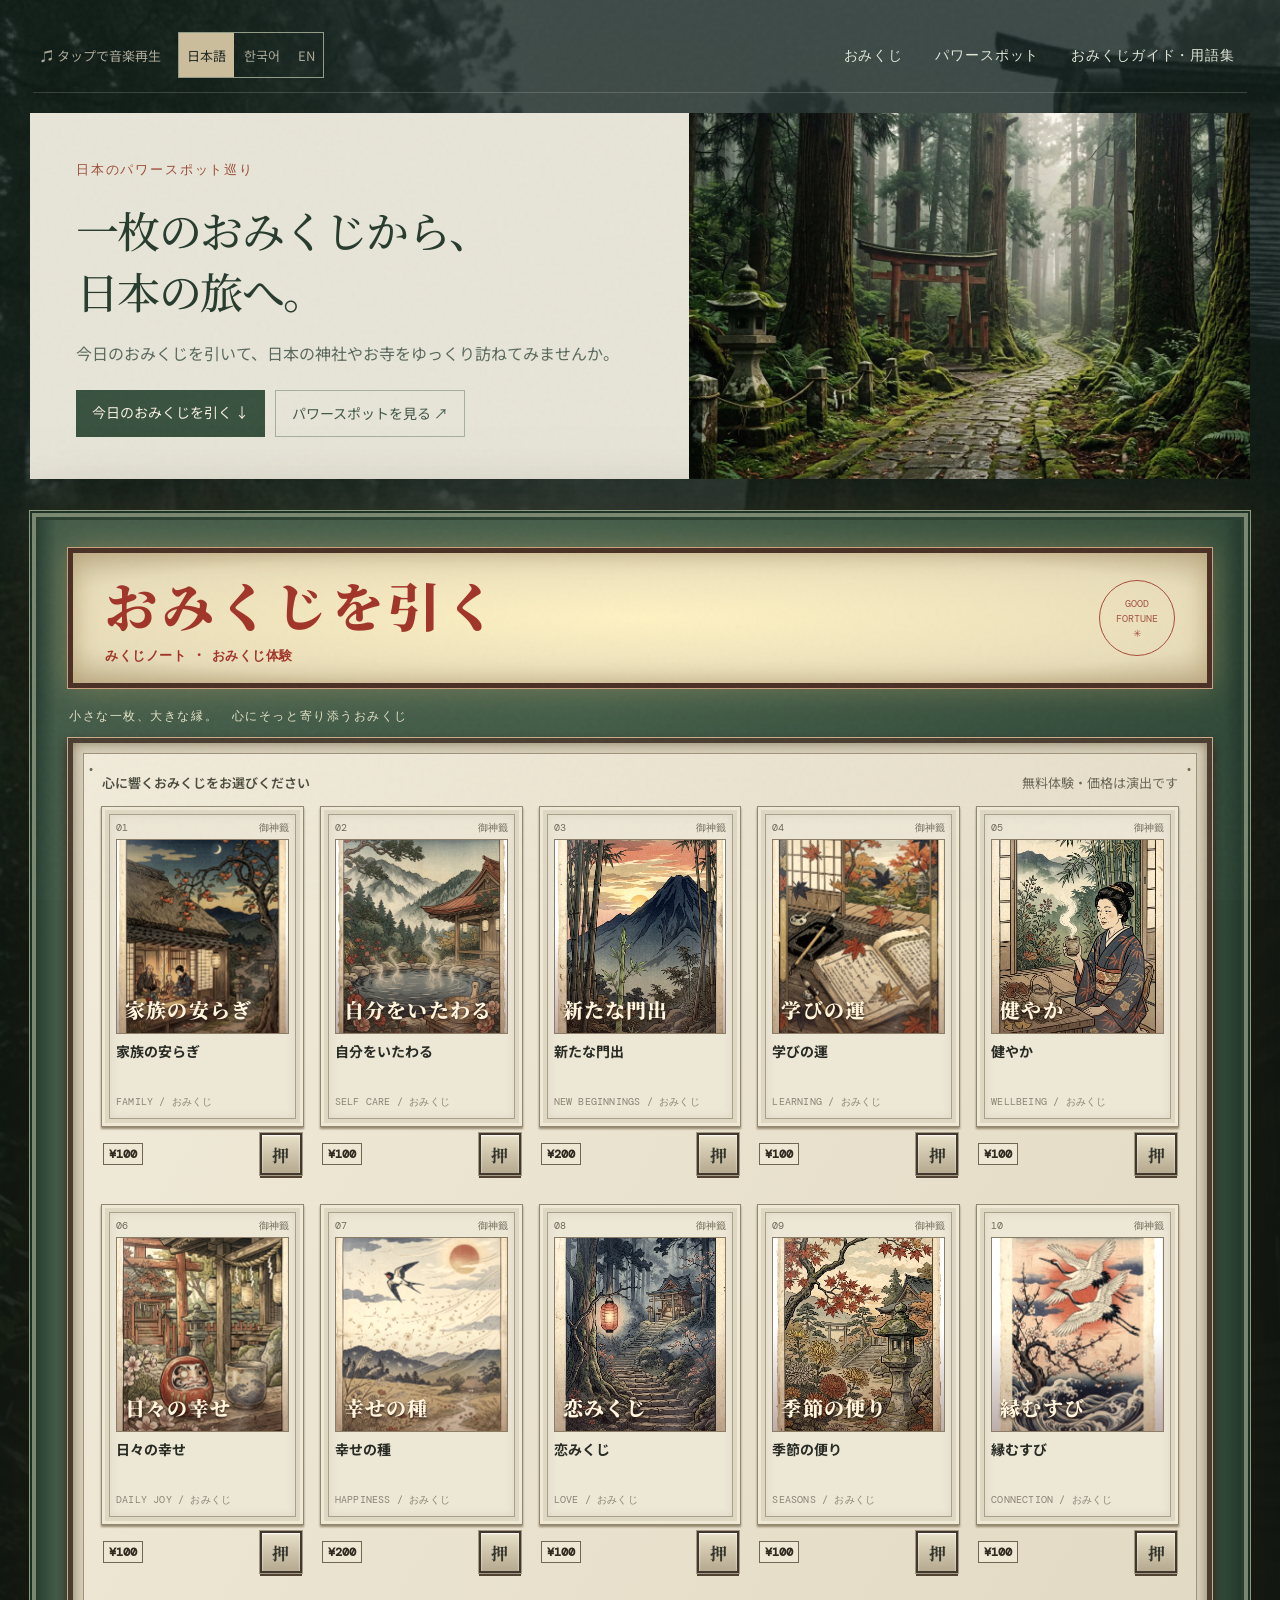
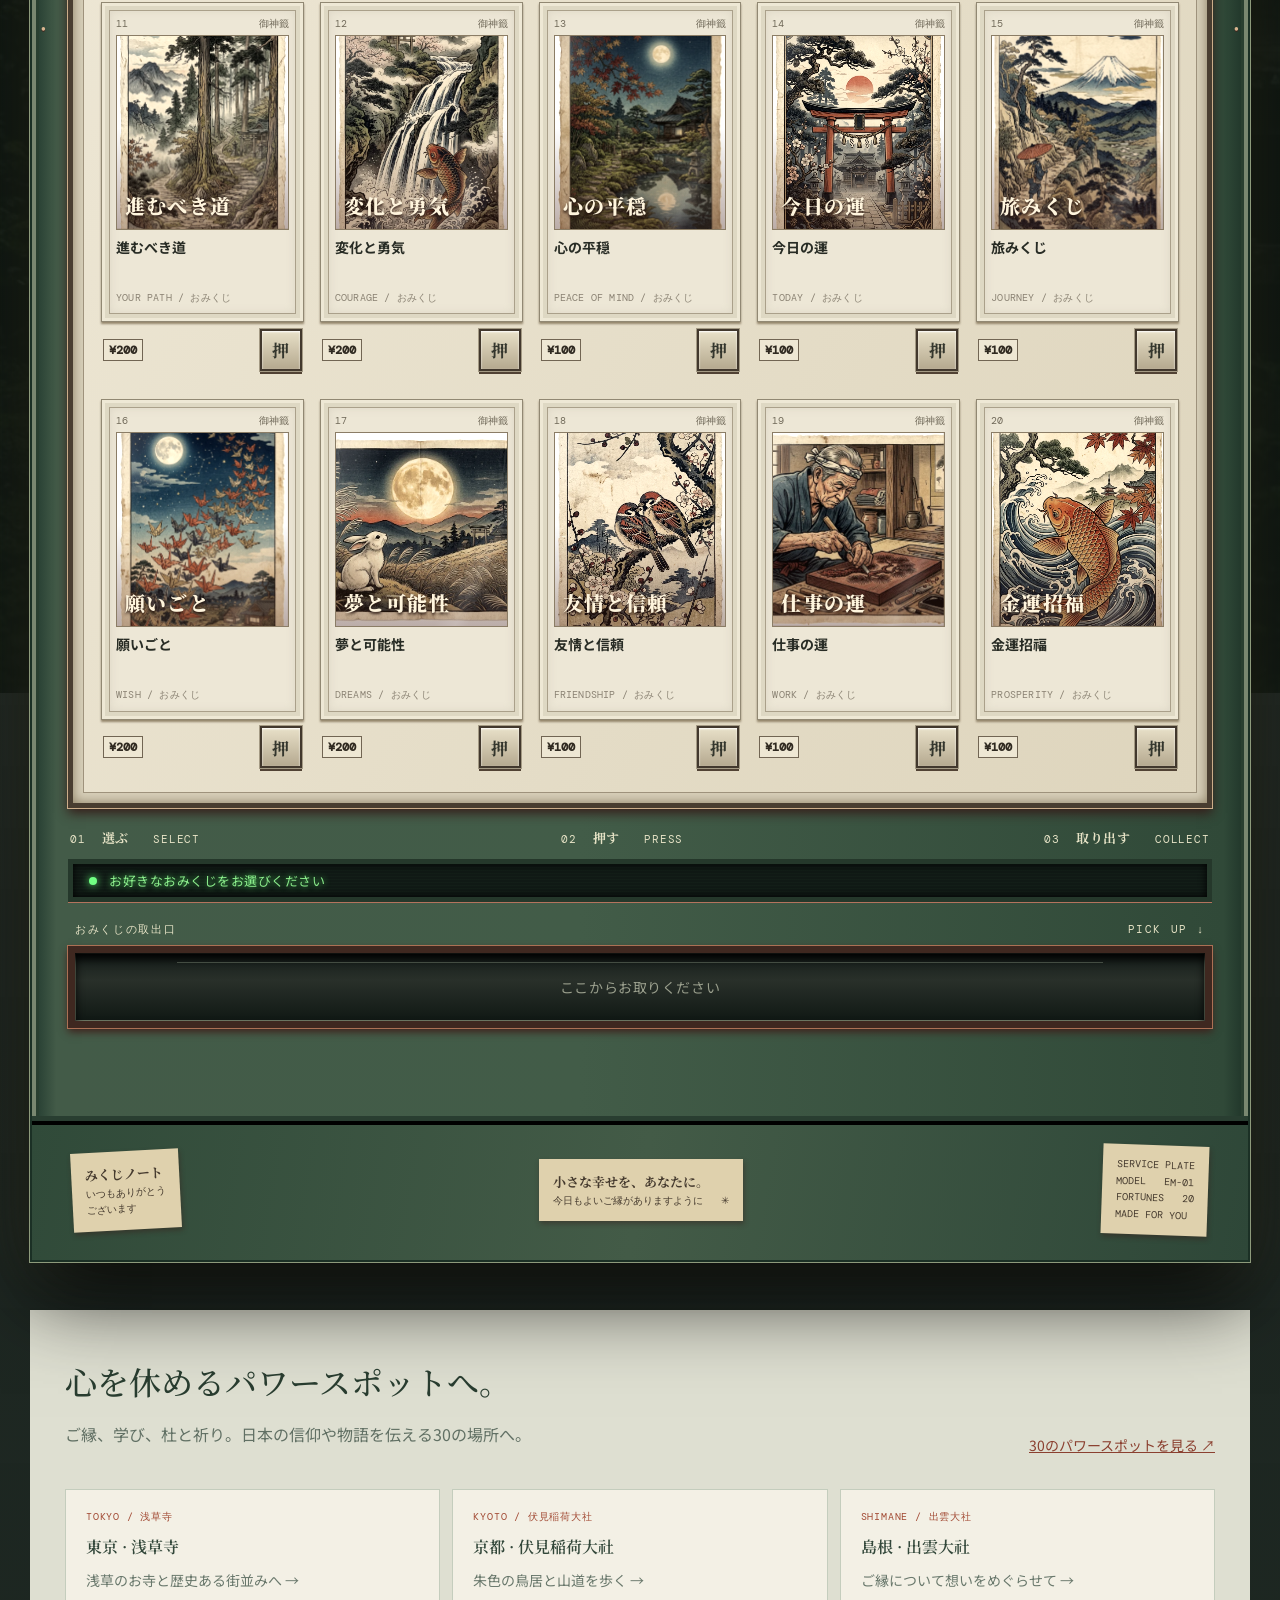
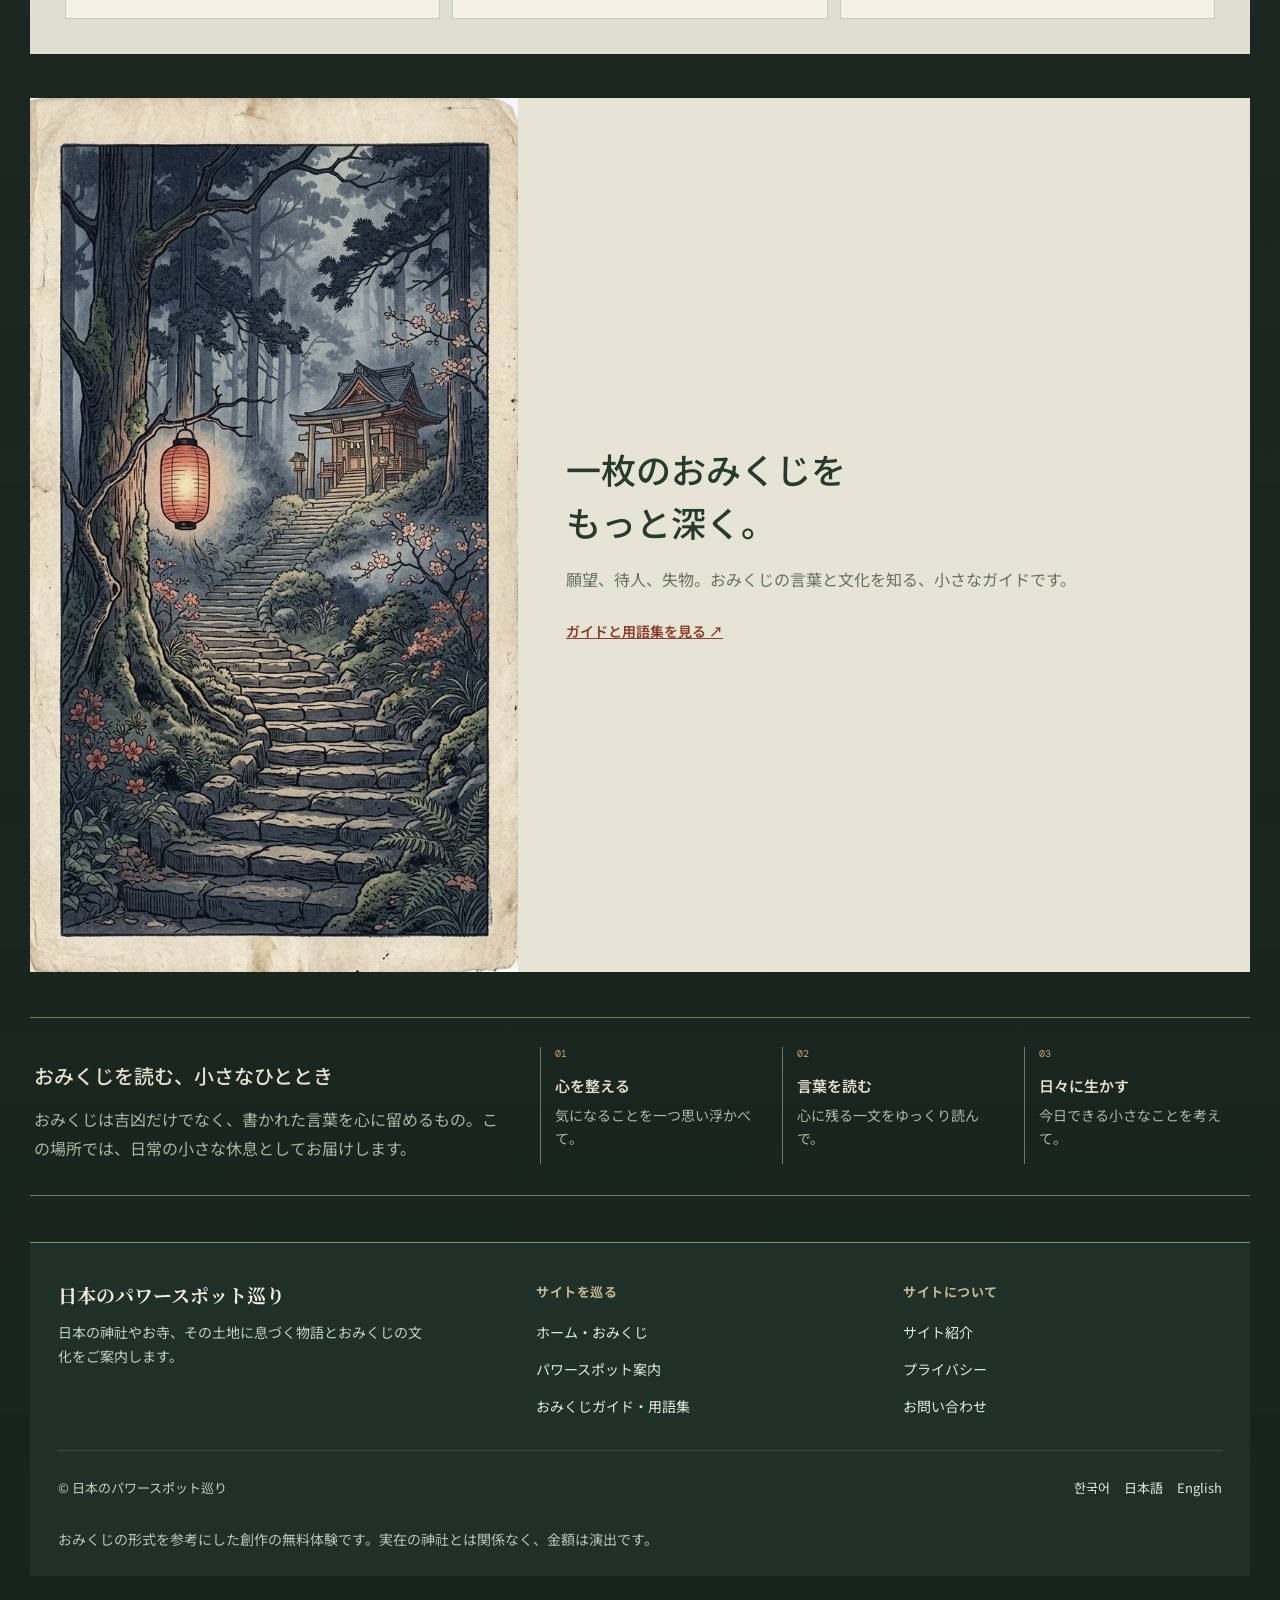
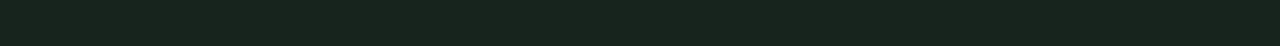
<file: index-ja.html>
<!DOCTYPE html>

<html lang="ja"><head><meta charset="utf-8"/><meta content="width=device-width,initial-scale=1" name="viewport"/><meta content="#171d1a" name="theme-color"/><meta content="日本各地の神社・お寺30か所の由緒や参拝情報、おみくじの文化と無料の創作おみくじをご案内します。" name="description"/><title>日本のパワースポット巡り | 神社・お寺とおみくじ</title><style>
@import url('https://fonts.googleapis.com/css2?family=DM+Mono:wght@400;500&family=DM+Sans:wght@400;500;600;700&family=Noto+Sans+JP:wght@400;500;600;700&family=Noto+Sans+KR:wght@400;500;600;700&family=Noto+Serif+JP:wght@400;600;700;900&family=Noto+Serif+KR:wght@400;500;600;700&display=swap');
:root{--paper:#e7dec8;--red:#7d342a;--ink:#302c23}*{box-sizing:border-box}html{scroll-behavior:smooth}body{margin:0;background:radial-gradient(ellipse at 50% 10%,#303933 0,#1d2420 48%,#141a17 100%);color:#ede1c7;font-family:'Noto Serif KR',serif;min-height:100vh}body:before{content:'';position:fixed;inset:0;pointer-events:none;opacity:.1;background-image:url("data:image/svg+xml,%3Csvg viewBox='0 0 190 190' xmlns='http://www.w3.org/2000/svg'%3E%3Cfilter id='n'%3E%3CfeTurbulence type='fractalNoise' baseFrequency='.9' numOctaves='3' stitchTiles='stitch'/%3E%3C/filter%3E%3Crect width='100%25' height='100%25' filter='url(%23n)' opacity='.38'/%3E%3C/svg%3E");z-index:8}.page{width:min(100% - 40px,1220px);margin:0 auto;padding:32px 0 70px}.top{display:flex;justify-content:space-between;margin:0 3px 14px;color:#9d9b83;font:9px 'DM Mono',monospace;letter-spacing:.16em}.cabinet{position:relative;padding:35px 36px 0;background:linear-gradient(90deg,#51271f,#8b4234 2%,#873b2e 45%,#713026 98%,#4a241e);border:2px solid #4b2b22;outline:1px solid #9d6650;box-shadow:0 35px 80px #0009,inset 0 0 0 4px #ad6c50,inset 0 0 0 7px #5d2c23}.cabinet:before,.cabinet:after{position:absolute;content:'•';color:#d9b590;text-shadow:0 1px #40231b;font-size:14px;top:47%;z-index:1}.cabinet:before{left:9px}.cabinet:after{right:9px}.marquee{height:140px;display:flex;align-items:center;justify-content:space-between;padding:18px 32px;background:radial-gradient(ellipse at center,#fff2bc,#eddaad 75%,#cbb58e);border:5px solid #492f24;outline:1px solid #cba17b;box-shadow:0 0 22px #f0cb8270,inset 0 0 20px #b9a47a;color:#a13428}.marquee h1{font-family:'Noto Serif JP';font-size:clamp(35px,6vw,59px);letter-spacing:.22em;line-height:1;margin:0;font-weight:900}.marquee p{margin:9px 0 0;font:700 14px 'DM Mono',monospace;letter-spacing:.28em}.roundmark{width:76px;height:76px;border:1px solid #a74b39;border-radius:50%;display:grid;place-items:center;text-align:center;font:10px 'DM Mono',monospace;line-height:1.5;color:#a35443}.caption{display:flex;justify-content:space-between;margin:19px 1px 12px;font-size:10px;letter-spacing:.13em;color:#f1d2ae}.caption span:last-child{font:10px 'DM Mono',monospace}.display{padding:10px;background:#d7cfb9;border:5px solid #493d30;outline:1px solid #ccad89;box-shadow:0 5px 11px #351b18,inset 0 0 12px #8a7c60}.display-inner{padding:17px;background:linear-gradient(120deg,#f1ebda,#ded5bd);border:1px solid #9e927c;position:relative}.display-inner:before,.display-inner:after{position:absolute;top:4px;color:#6f6857;content:'•';font-size:12px}.display-inner:before{left:5px}.display-inner:after{right:5px}.grid{display:grid;grid-template-columns:repeat(5,minmax(0,1fr));gap:18px 15px}.product{min-width:0}.frame{padding:7px;background:#ded8c3;border:1px solid #918873;box-shadow:inset 0 0 0 3px #eee8d5,0 2px 2px #94866c;transition:transform .2s}.product:hover .frame{transform:translateY(-2px)}.ticket{background:#ede7d6;border:1px solid #aaa08a;padding:6px;color:#302c23;box-shadow:inset 0 0 8px #b3aa9645}.ticket-top{display:flex;justify-content:space-between;font:8px 'DM Mono',monospace;color:#706959;margin-bottom:4px}.art{height:195px;position:relative;overflow:hidden;background:#a49070;border:1px solid #8b7d66}.art img{height:100%;width:100%;object-fit:cover;filter:saturate(.84) sepia(.15) contrast(1.08);transition:transform .5s}.product:hover img{transform:scale(1.06)}.art:after{content:'';position:absolute;inset:0;background:linear-gradient(0deg,#4c261a60,transparent 52%);pointer-events:none}.art-name{position:absolute;z-index:1;left:8px;bottom:7px;color:#fff5dd;font-family:'Noto Serif JP';font-size:17px;font-weight:900;text-shadow:0 2px 3px #291811;letter-spacing:.06em}.ticket h2{font-family:'Noto Serif KR';font-size:11px;margin:8px 0 3px;color:#282c25}.ticket small{font:8px 'DM Mono',monospace;color:#8b8374;letter-spacing:.08em}.control{height:50px;display:flex;align-items:center;justify-content:space-between;padding:0 2px}.price{color:#302a21;border:1px solid #716553;padding:2px 5px;background:#eee7d3;font:700 10px 'DM Mono',monospace}.push{width:38px;height:38px;border:2px solid #42382d;outline:1px solid #a49a84;background:linear-gradient(#e8e0c8,#b5a98f);color:#34362d;box-shadow:0 3px 0 #514234,inset 0 1px 2px #fff;cursor:pointer;font-family:'Noto Serif JP';font-size:15px;font-weight:bold;transition:transform .1s}.push:hover{background:linear-gradient(#f9f1d6,#cabda1)}.push:active{transform:translateY(3px);box-shadow:none}button:focus-visible,a:focus-visible{outline:3px solid #e7bd70;outline-offset:3px}.steps{display:flex;justify-content:space-between;padding:20px 2px 12px;font:9px 'DM Mono',monospace;letter-spacing:.08em;color:#f2d6b8}.steps b{font-family:'Noto Serif JP';font-size:12px}.led{height:43px;border:5px solid #3b231e;background:repeating-linear-gradient(0deg,#101915,#101915 2px,#15221a 3px);box-shadow:inset 0 0 9px #000,0 1px #b4735d;display:flex;align-items:center;padding:0 16px;color:#8beb8b;text-shadow:0 0 6px #53ed65;font:11px 'DM Mono',monospace;letter-spacing:.12em}.led:before{content:'';height:8px;width:8px;border-radius:50%;background:#71ff83;box-shadow:0 0 9px #63ff7a;margin-right:12px}.pick-label{display:flex;justify-content:space-between;margin:20px 7px 9px;color:#ecd2b6;font:10px 'DM Mono',monospace;letter-spacing:.15em}.slot{display:block;width:100%;height:82px;cursor:pointer;border:7px solid #3f2820;outline:1px solid #ab7054;background:linear-gradient(#141c19,#29302a 40%,#101814);box-shadow:inset 0 6px 10px #000,inset 0 0 0 1px #747e69,0 4px 8px #3f201b;color:#9a9f8d;font:10px 'DM Mono',monospace;letter-spacing:.17em;position:relative}.slot:before{content:'';position:absolute;top:9px;left:9%;width:82%;height:1px;background:#8a9683;opacity:.4}.slot.ready{color:#e8e9c0;text-shadow:0 0 10px #b1efa8;animation:glow 1s infinite alternate}.base{margin:70px -36px 0;padding:20px 40px 25px;border-top:9px ridge #5d2c24;background:linear-gradient(100deg,#78362b,#843b2f,#6d3028);display:flex;justify-content:space-between;align-items:center;gap:14px}.label{background:#dfd1ad;color:#453a2e;box-shadow:1px 3px 5px #39221e7a;padding:12px 14px;font:9px 'DM Mono',monospace;line-height:1.5}.label strong{font-family:'Noto Serif JP';font-size:14px}.label:nth-child(1){transform:rotate(-3deg)}.label:nth-child(3){transform:rotate(2deg)}.label a{color:inherit}.footer{text-align:center;color:#aaa997;font-size:10px;line-height:1.9;padding:22px 10px}.footer a{color:#c5bb9f}.overlay{position:fixed;inset:0;z-index:10;background:#111711df;backdrop-filter:blur(7px);display:none;align-items:center;justify-content:center;padding:18px}.overlay.open{display:flex}.slip{width:min(100%,510px);max-height:92vh;overflow:auto;position:relative;color:#30271f;background:#f2ead8;box-shadow:0 25px 80px #000a;padding:34px 38px;background-image:repeating-linear-gradient(90deg,transparent,transparent 3px,#9d8a7108 4px);animation:up .45s ease}.slip:before{position:absolute;content:'';inset:10px;border:1px solid #bca98d;pointer-events:none}.close{position:absolute;right:21px;top:13px;border:0;background:none;color:#7b6754;font-size:26px;cursor:pointer}.slip-head{text-align:center;border-bottom:2px solid #a74934;padding-bottom:17px}.slip-head small{font:10px 'DM Mono';letter-spacing:.18em;color:#9f4733}.slip-head h2{font:700 44px 'Noto Serif JP';color:#a33728;margin:8px 0 2px;letter-spacing:.18em}.slip-head h3{font-size:15px;margin:4px;font-weight:500}.poem{text-align:center;line-height:2.1;font-size:13px;padding:14px 0;border-bottom:1px solid #cab9a2}.poem b{font-family:'Noto Serif JP';font-size:16px;display:block;color:#7d3a2e}.details{margin:13px 0}.detail{display:grid;grid-template-columns:84px 1fr;gap:10px;padding:9px 0;border-bottom:1px solid #d9cdb8;font-size:12px;line-height:1.7}.detail strong{color:#a24431;font-family:'Noto Serif JP';font-size:13px}.detail.highlight{background:#e7dac3;padding:9px}.slip-note{color:#8b7d69;font-size:10px;line-height:1.8}.actions{display:flex;gap:8px;margin-top:20px}.actions button{flex:1;padding:13px 5px;border:1px solid #8d3c2e;background:#8d3c2e;color:#fff3df;cursor:pointer;font-family:inherit;font-size:11px}.actions .secondary{background:transparent;color:#8d3c2e}@keyframes up{from{opacity:0;transform:translateY(35px)}to{opacity:1;transform:translateY(0)}}@keyframes glow{to{box-shadow:inset 0 0 20px #8faa75,0 0 15px #f6d498}}@media(max-width:700px){.page{width:min(100% - 20px,560px);padding-top:20px}.cabinet{padding:20px 14px 0}.marquee{height:112px;padding:15px}.marquee h1{font-size:35px}.marquee p{font-size:10px}.roundmark{width:54px;height:54px;font-size:8px}.display{padding:5px}.display-inner{padding:8px}.grid{grid-template-columns:repeat(2,minmax(0,1fr));gap:14px 9px}.art{height:155px}.caption{font-size:9px}.caption span:last-child{font-size:8px}.steps{font-size:8px}.base{margin:45px -14px 0;padding:16px;gap:8px}.label{padding:9px;font-size:8px}.label:nth-child(3){display:none}.slip{padding:34px 25px}.detail{grid-template-columns:75px 1fr}}

.toolbar{display:flex;align-items:center;gap:14px}.toolbar button{border:0;background:none;color:#aaa897;font:9px 'DM Mono',monospace;cursor:pointer;padding:6px 5px}.toolbar button:hover,.toolbar button.active{color:#f1d6a5}.langs{display:flex;border:1px solid #777c6b;gap:2px}.langs button.active{background:#cbbd9c;color:#1f2821}.toolbar #sound[aria-pressed=true]{color:#a9e7a4}.art:before{position:absolute;content:'';inset:0;z-index:2;pointer-events:none;background:linear-gradient(115deg,#fff4 0%,transparent 23%,transparent 72%,#fff2 80%,transparent 85%);mix-blend-mode:screen}.push,.slot{touch-action:manipulation}.push{min-width:42px;min-height:42px}.control{height:55px}@media(max-width:700px){.toolbar{gap:4px}.toolbar button{font-size:9px;padding:7px 4px}.top>span{font-size:8px}.ticket h2{line-height:1.4;min-height:30px}.art{height:clamp(150px,42vw,230px)}.slip{overscroll-behavior:contain}.footer{font-size:10px}}

.product.selected .frame{box-shadow:0 0 0 2px #d6a75b,0 0 19px #f4c977aa,inset 0 0 0 3px #eee8d5}.product.selected .push{transform:translateY(3px);box-shadow:inset 0 3px 5px #5d4a35,0 0 9px #efb475;background:#d3c09a}.slot-wrap{position:relative}.dispensed{position:absolute;z-index:1;top:-19px;left:calc(50% - 36px);width:72px;height:67px;background:#e6d8b9;border:1px solid #a59a82;box-shadow:0 3px 9px #0008;text-align:center;color:#873d30;font:bold 12px 'Noto Serif JP';padding-top:7px;transform:translateY(38px) scale(.85);opacity:0;pointer-events:none;transition:transform .7s cubic-bezier(.2,.8,.2,1),opacity .3s}.dispensed:before{content:'';position:absolute;inset:4px;border:1px solid #c5b293}.dispensed small{display:block;font:5px 'DM Mono';margin-top:4px}.slot-wrap.has-paper .dispensed{opacity:1;transform:translateY(0) rotate(-3deg)}.slot{position:relative;z-index:2}.slot.ready{background:linear-gradient(#171e18,#394432 40%,#111914)}.product .art img{will-change:transform}.grid{gap:22px 16px}.ticket h2{min-height:30px}.cabinet{box-shadow:0 35px 80px #0009,inset 0 0 0 4px #ad6c50,inset 0 0 0 7px #5d2c23,0 0 50px #b77c3840}@media(max-width:700px){.page{width:min(100% - 20px,560px)}.grid{gap:14px 9px}.art{height:clamp(150px,42vw,230px)}.slot-wrap.has-paper .dispensed{transform:translateY(0) rotate(-3deg)}}@media(prefers-reduced-motion:reduce){*,*:before,*:after{animation-duration:.01ms!important;transition-duration:.01ms!important}}

.ritual{margin-top:45px;border-top:1px solid #767e69;border-bottom:1px solid #767e69;padding:29px 4px 31px;display:grid;grid-template-columns:1fr 1.5fr;gap:35px;color:#e5dfcc}.ritual-kicker{font:9px 'DM Mono',monospace;letter-spacing:.16em;color:#b6a178}.ritual h2{font-size:20px;font-weight:500;margin:13px 0}.ritual p{font-size:11px;line-height:2;color:#adb5a4;margin:0}.ritual-steps{display:grid;grid-template-columns:repeat(3,1fr);gap:20px}.ritual-steps div{border-left:1px solid #71796a;padding-left:14px}.ritual-steps b{display:block;font:10px 'DM Mono';color:#c4a57e;margin-bottom:15px}.ritual-steps strong{display:block;font-size:12px;font-weight:600;margin-bottom:7px}.ritual-steps span{display:block;font-size:10px;line-height:1.8;color:#afb7a8}.reflection{margin-top:20px;padding:14px 16px;background:#e8ddc8;border-left:2px solid #a44833}.reflection span{font:9px 'DM Mono',monospace;letter-spacing:.08em;color:#a44833}.reflection p{font-size:12px;line-height:1.8;margin:5px 0 0}@media(max-width:700px){.ritual{grid-template-columns:1fr;gap:22px;margin-top:32px}.ritual-steps{gap:10px}.ritual-steps div{padding-left:9px}.ritual h2{font-size:18px}}

.slot-wrap{min-height:100px}.dispensed{top:33px;left:calc(50% - 64px);width:128px;height:87px;z-index:3;cursor:pointer;pointer-events:none;transform:translateY(-22px) rotate(-6deg) scale(.9);opacity:0;transition:transform .85s cubic-bezier(.16,.85,.2,1),opacity .25s,filter .2s;border:1px solid #ac9880;background:linear-gradient(#fff5dfdf,#e0d0accf),url('art-plum.webp') center/cover;box-shadow:0 6px 12px #0009;color:#883729;padding-top:7px;text-align:center}.dispensed span{display:block;position:relative;font-size:17px;letter-spacing:.15em}.dispensed small{position:relative;color:#685348;font-size:7px;margin-top:4px}.dispensed em{position:relative;display:block;font:10px 'Noto Serif KR';font-style:normal;margin-top:7px;color:#5f4a38}.slot-wrap.has-paper .dispensed{opacity:1;pointer-events:auto;transform:translateY(27px) rotate(-8deg) scale(1)}.slot-wrap.has-paper .dispensed:hover{filter:brightness(1.1);transform:translateY(20px) rotate(-5deg) scale(1.05)}.history-overlay{position:fixed;inset:0;z-index:12;background:#111711e8;backdrop-filter:blur(7px);display:none;place-items:center;padding:18px}.history-overlay.open{display:grid}.history-panel{position:relative;width:min(100%,510px);max-height:85vh;overflow:auto;background:#f2ead8;color:#30271f;padding:32px;box-shadow:0 25px 80px #000a}.history-panel h2{font-size:21px;font-weight:500;margin:0 35px 6px 0}.history-panel p{color:#786e5e;font-size:11px;line-height:1.8}.history-list{display:grid;gap:8px;margin-top:20px}.history-item{display:flex;align-items:center;gap:10px;padding:12px;background:#e7ddc9;border:1px solid #d3c4a9}.history-item button{cursor:pointer}.history-open{flex:1;text-align:left;border:0;background:none;color:#382d23;font-family:inherit}.history-open strong{color:#9a3d2c;font-family:'Noto Serif JP';font-size:19px;margin-right:8px}.history-open small{display:block;font:9px 'DM Mono',monospace;color:#887e6d;margin-top:5px}.history-delete{background:none;border:0;font-size:20px;color:#958575;padding:4px 8px}.history-empty{padding:16px;background:#e8dfcd}.history-close{position:absolute;right:18px;top:12px;background:none;border:0;font-size:26px;color:#786758;cursor:pointer}.toolbar #historyButton{border:1px solid #777c6b;color:#ddd0b4}.actions{flex-wrap:wrap}.actions button{min-width:100px}@media(max-width:700px){.top{align-items:flex-start;gap:4px}.top>span{max-width:100px;line-height:1.5}.toolbar{flex-wrap:wrap;justify-content:flex-end}.dispensed{width:112px;left:calc(50% - 56px)}.slot-wrap.has-paper .dispensed{transform:translateY(27px) rotate(-8deg)}.history-panel{padding:25px}}

.main-nav{display:flex;justify-content:flex-end;gap:26px;padding:2px 4px 18px}.main-nav a{font-size:11px;text-decoration:none;color:#c9d0bd}.main-nav a:hover{color:#f2d093}.cabinet{background:linear-gradient(90deg,#21392e,#435b48 2%,#425c48 45%,#304938 98%,#1d3227);border-color:#1b3025;outline-color:#8d9a7b;box-shadow:0 35px 80px #0009,inset 0 0 0 4px #798770,inset 0 0 0 7px #293f30,0 0 50px #b77c3825}.base{background:linear-gradient(100deg,#304a39,#435b47,#2e4738);border-top-color:#293e31}.caption,.steps,.pick-label{color:#e5e2c5}.led{border-color:#25382b}.marquee{background:radial-gradient(ellipse at center,#fff2c3,#e8ddba 75%,#c7b996)}.journal-feature{margin-top:44px;display:grid;grid-template-columns:.8fr 1.2fr;min-height:280px;background:#e6e4d4;color:#263b2e}.journal-image{overflow:hidden;min-height:250px}.journal-image img{width:100%;height:100%;object-fit:cover;display:block;filter:saturate(.75)}.journal-copy{padding:42px 48px;align-self:center}.journal-copy span{font:9px 'DM Mono';letter-spacing:.13em;color:#a34634}.journal-copy h2{font-size:clamp(24px,3vw,35px);font-weight:500;line-height:1.5;margin:17px 0}.journal-copy p{font-size:12px;line-height:2;color:#637165}.journal-copy a{display:inline-block;margin-top:10px;color:#8c3b2b;font-size:11px;font-weight:600}.memo-box{margin:20px 0}.memo-box label{display:block;color:#8b3b2d;font-size:12px;font-weight:600;margin-bottom:8px}.memo-box textarea{width:100%;resize:vertical;border:1px solid #c5b69c;background:#fbf6e9;padding:10px;font:12px 'Noto Serif KR';color:#392e25}.memo-box small{font-size:10px;line-height:1.5;color:#887c69}.memo-box textarea:focus{outline:2px solid #a34835}@media(max-width:700px){.main-nav{justify-content:center;gap:15px;flex-wrap:wrap}.main-nav a{font-size:10px}.journal-feature{grid-template-columns:1fr}.journal-image{height:190px;min-height:0}.journal-copy{padding:28px}.journal-copy h2{font-size:25px}}

/* Readability and multilingual type system */
html{font-size:16px}body{font-family:'Noto Sans KR','Noto Sans JP','DM Sans',sans-serif;line-height:1.6;-webkit-text-size-adjust:100%;overflow-x:hidden}html:lang(ja) body{font-family:'Noto Sans JP','Noto Sans KR',sans-serif}html:lang(en) body{font-family:'DM Sans','Noto Sans JP',sans-serif}html:lang(ko) body{word-break:keep-all}button,a,input,textarea{font-family:inherit}button{touch-action:manipulation}.top{font-size:11px;letter-spacing:.08em}.toolbar button{font-family:'Noto Sans KR','Noto Sans JP','DM Sans',sans-serif;font-size:11px;min-height:38px;padding:8px}.toolbar{gap:9px}.langs{border-color:#939c88}.main-nav a{font-size:13px;font-weight:500;line-height:1.5}.marquee p{font-size:13px;letter-spacing:.16em}.caption{font-size:12px;line-height:1.65;gap:12px}.caption span:last-child{font-size:10px}.display-intro{display:flex;justify-content:space-between;align-items:center;gap:12px;padding:2px 1px 14px;color:#4a4b3d;font-size:12px;font-weight:600}.display-intro span:last-child{font-size:11px;font-weight:400;color:#6b6759;text-align:right}.ticket h2{font-family:'Noto Sans KR','Noto Sans JP','DM Sans',sans-serif;font-size:14px;font-weight:700;line-height:1.4;min-height:40px;overflow-wrap:anywhere;margin:8px 0 4px}.ticket small{font-size:9px;line-height:1.4}.ticket-top{font-size:10px}.price{font-size:12px}.push{font-size:17px}.art-name{font-size:clamp(15px,1.7vw,20px)}.steps{font-size:10px}.steps b{font-size:13px}.led{font-family:'Noto Sans KR','Noto Sans JP','DM Sans',sans-serif;font-size:12px;letter-spacing:.04em;line-height:1.4}.pick-label{font-size:11px}.slot{font-family:'Noto Sans KR','Noto Sans JP','DM Sans',sans-serif;font-size:12px;letter-spacing:.04em}.dispensed em{font-family:'Noto Sans KR','Noto Sans JP','DM Sans',sans-serif;font-size:11px}.label{font-size:10px;line-height:1.65}.journal-copy p{font-size:14px;line-height:1.9}.journal-copy a{font-size:13px}.ritual p{font-size:13px}.ritual-steps strong{font-size:14px;line-height:1.5}.ritual-steps span{font-size:12px}.footer{font-size:12px;line-height:1.9}.slip{color:#30271f}.slip-head h3{font-family:'Noto Serif KR','Noto Serif JP',serif;font-size:18px;line-height:1.55}.poem{font-size:15px;line-height:1.9}.detail{font-size:14px;line-height:1.75;grid-template-columns:100px 1fr}.detail strong{font-size:14px}.detail strong small{display:block;font-family:'Noto Sans KR','Noto Sans JP','DM Sans',sans-serif;font-size:11px;line-height:1.45}.reflection p{font-size:14px}.slip-note,.memo-box small{font-size:12px;line-height:1.75}.memo-box label,.memo-box textarea{font-size:14px}.actions button{font-size:13px;min-height:44px}.history-panel p{font-size:13px}.history-open{font-size:14px}.history-open small{font-size:11px}.close,.history-close{min-width:44px;min-height:44px;line-height:1}.ritual,.journal-feature{word-break:keep-all}@media(max-width:700px){.page{width:calc(100% - 20px)}.top>span{max-width:130px;font-size:10px;line-height:1.4}.toolbar button{font-size:10px;padding:7px 5px}.main-nav{gap:12px}.main-nav a{font-size:11px}.caption{font-size:10px}.caption span:last-child{font-size:9px;white-space:nowrap}.display-intro{align-items:start;font-size:11px;gap:5px}.display-intro span:last-child{font-size:10px;max-width:43%}.ticket h2{font-size:13px;min-height:38px}.ticket small{font-size:8px}.steps{font-size:9px}.led{font-size:11px;letter-spacing:0}.slip{padding:34px 22px}.slip-head h2{font-size:42px}.slip-head h3{font-size:16px}.poem{font-size:14px}.detail{grid-template-columns:80px minmax(0,1fr);font-size:13px}.actions button{min-width:85px;font-size:12px}.footer{font-size:11px}.ritual-steps strong{font-size:12px}.ritual-steps span{font-size:11px}}
html:lang(ja) .ritual,html:lang(ja) .journal-feature{word-break:normal;overflow-wrap:anywhere}.ritual-copy,.ritual-steps,.ritual-steps>div,.journal-copy{min-width:0}@media(max-width:700px){.ritual{grid-template-columns:minmax(0,1fr)}.ritual-steps{grid-template-columns:repeat(3,minmax(0,1fr))}}

body{background:linear-gradient(180deg,rgba(17,29,22,.78),rgba(17,26,21,.94) 52%,#17241d 100%),url('shrine-atmosphere.webp') center top / cover fixed no-repeat}.slip{max-height:90vh;padding:40px 42px 34px;background-color:#f5edda;box-shadow:0 30px 90px #000b,0 0 0 1px #8d7654;background-image:repeating-linear-gradient(90deg,transparent,transparent 3px,#8e704708 4px),radial-gradient(ellipse at 50% 0%,#fff9e9,#ede1c7)}.slip:before{inset:10px;border:1px solid #bda787}.slip:after{content:'✿';display:block;text-align:center;color:#aa5040;font-size:19px;margin:18px auto 4px}.slip-head{border-bottom:1px solid #a34835;padding-bottom:22px}.slip-head h2{font-size:54px;letter-spacing:.2em;margin:12px 0 2px}.grade-meaning{color:#8c4b38;font-size:12px;letter-spacing:.04em}.poem{padding:20px 0 22px;line-height:2.05}.poem b{font-size:18px;margin-bottom:7px}.slip-section-title{text-align:center;color:#934635;font-family:'Noto Serif JP','Noto Serif KR',serif;font-size:13px;letter-spacing:.06em;margin:22px 0 10px}.fortune-intro{font-size:13px;line-height:2;color:#594b3d;padding:0 3px 18px}.detail{padding:15px 4px;grid-template-columns:115px minmax(0,1fr)}.detail strong small{color:#817364;font-size:11px;font-weight:400}.detail div span{font-weight:600;color:#4b3b2e}.detail-note{font-size:12px;line-height:1.8;margin:6px 0 0;color:#786d5c}.result-guide{display:block;border:1px solid #9c6e55;color:#8c3e2f;text-align:center;text-decoration:none;font-size:12px;margin:20px 0;padding:13px}.result-guide:hover{background:#e8dac4}.reflection{margin-top:20px}.slip-note{font-size:11px;color:#776f60}.close{z-index:2}.overlay{background:#101b13d9}.marquee{box-shadow:0 0 32px #f0cb8255,inset 0 0 24px #b9a47a}.cabinet{box-shadow:0 35px 80px #000c,inset 0 0 0 4px #798770,inset 0 0 0 7px #293f30,0 0 50px #d6bd7630}@media(max-width:700px){body{background-attachment:scroll;background-size:auto 1000px}.slip{padding:35px 25px 24px}.slip-head h2{font-size:45px}.detail{grid-template-columns:88px minmax(0,1fr)}.detail strong small{font-size:10px}.detail-note{font-size:12px}.fortune-intro{font-size:13px}}

.marquee h1{font-family:'Noto Serif KR','Noto Serif JP',serif;font-size:clamp(29px,5vw,52px);letter-spacing:.09em;line-height:1.25}.marquee p{letter-spacing:.15em}.dispensed span{font-size:14px;letter-spacing:.02em}.label strong{font-size:13px}@media(max-width:700px){.marquee h1{font-size:clamp(26px,7.2vw,35px);letter-spacing:.03em}.marquee p{font-size:9px;letter-spacing:.08em}.roundmark{flex-shrink:0}}

.welcome{display:grid;grid-template-columns:1fr .85fr;background:#e7e5d8;color:#263b2d;min-height:310px;margin:0 0 32px;overflow:hidden}.welcome-copy{padding:42px 46px;align-self:center}.welcome-copy>span,.home-places-head span{font:10px 'DM Mono';letter-spacing:.14em;color:#9b4b36}.welcome-copy h1{font-family:'Noto Serif KR','Noto Serif JP',serif;font-size:clamp(27px,3.4vw,43px);line-height:1.42;font-weight:500;letter-spacing:-.035em;margin:18px 0}.welcome-copy p{font-size:14px;color:#59695e;line-height:1.9}.welcome-actions{display:flex;flex-wrap:wrap;gap:10px;margin-top:22px}.welcome-actions a{padding:12px 16px;text-decoration:none;font-size:12px;background:#38513f;color:#f6efe0;min-height:44px}.welcome-actions a+ a{background:transparent;color:#405748;border:1px solid #a4b0a0}.welcome-photo{position:relative;min-width:0;min-height:300px}.welcome-photo img{width:100%;height:100%;object-fit:cover;position:absolute;inset:0}.welcome-photo small{position:absolute;bottom:0;right:0;background:#23382de8;color:#eae6d8;padding:7px 10px;font-size:9px}.marquee h2{font-family:'Noto Serif KR','Noto Serif JP',serif;font-size:clamp(29px,5vw,52px);letter-spacing:.09em;line-height:1.25;margin:0;font-weight:900}.home-places{margin-top:48px;padding:35px;background:#dedfd1;color:#293d30}.home-places-head{display:flex;align-items:end;justify-content:space-between;gap:20px}.home-places-head h2{font:500 clamp(24px,3vw,32px) 'Noto Serif KR','Noto Serif JP',serif;margin:13px 0}.home-places-head p{font-size:13px;color:#617064;line-height:1.8}.home-places-head>a{font-size:12px;color:#8b4030;white-space:nowrap;padding:10px 0}.home-place-cards{display:grid;grid-template-columns:repeat(3,minmax(0,1fr));gap:12px;margin-top:23px}.home-place-cards a{display:flex;flex-direction:column;gap:11px;text-decoration:none;background:#f3f0e5;border:1px solid #c4cdbd;padding:20px;min-height:130px;color:#32473a}.home-place-cards a:hover{background:#faf6e9;border-color:#66806b}.home-place-cards small{font:10px 'DM Mono';letter-spacing:.08em;color:#a24a34}.home-place-cards strong{font:600 16px 'Noto Serif KR','Noto Serif JP',serif}.home-place-cards span{font-size:12px;line-height:1.7;color:#69786c}.welcome-actions a:focus-visible,.home-place-cards a:focus-visible{outline:3px solid #e8ac58;outline-offset:3px}@media(max-width:700px){.welcome{grid-template-columns:minmax(0,1fr)}.welcome-copy{padding:30px 25px}.welcome-copy h1{font-size:clamp(27px,7vw,35px)}.welcome-photo{min-height:190px}.marquee h2{font-size:clamp(26px,7.2vw,35px);letter-spacing:.03em}.home-places{padding:25px 18px}.home-places-head{align-items:start;flex-direction:column;gap:0}.home-place-cards{grid-template-columns:1fr}.home-place-cards a{min-height:0}.main-nav{gap:10px}.main-nav a{font-size:10px}}

@media(max-width:480px){.caption span:last-child{white-space:normal;overflow-wrap:anywhere;max-width:100%;text-align:center}}

.footer-menu{margin-top:14px}.footer-menu a{display:inline-block;padding:8px 12px;font-size:13px;text-decoration:underline;text-underline-offset:4px}

/* A compact, readable navigation bar: controls on the left, destinations on the right. */
.top{display:flex;align-items:center;justify-content:space-between;gap:20px;margin:0 3px 20px;padding:0 0 14px;border-bottom:1px solid #d9ddc533}
.toolbar{flex:0 0 auto}.main-nav{display:flex;align-items:center;justify-content:flex-end;gap:8px;margin:0;padding:0}
.main-nav a{display:inline-flex;align-items:center;min-height:44px;padding:8px 12px;border-radius:3px;font-size:13px;color:#e3e8d9;transition:background-color .2s,color .2s}
.main-nav a:hover,.main-nav a:focus-visible{background:#ffffff12;color:#fff1d0}
@media(max-width:760px){.top{align-items:stretch;flex-direction:column;gap:10px;margin-bottom:17px}.toolbar{justify-content:flex-start}.main-nav{justify-content:flex-start;gap:4px;flex-wrap:wrap}.main-nav a{font-size:12px;min-height:44px;padding:8px 10px}}
@media(max-width:390px){.main-nav a{font-size:11px;padding:8px 7px}}
</style><link href="https://www.japansacred.com/index-ja.html" rel="canonical"/><link href="https://www.japansacred.com/" hreflang="ko" rel="alternate"/><link href="https://www.japansacred.com/" hreflang="x-default" rel="alternate"/><link href="https://www.japansacred.com/index-ja.html" hreflang="ja" rel="alternate"/><link href="https://www.japansacred.com/index-en.html" hreflang="en" rel="alternate"/><meta content="website" property="og:type"/><meta content="日本のパワースポット巡り | 神社・お寺とおみくじ" property="og:title"/><meta content="日本各地の神社・お寺30か所の由緒や参拝情報、おみくじの文化と無料の創作おみくじをご案内します。" property="og:description"/><meta content="https://www.japansacred.com/index-ja.html" property="og:url"/><meta content="日本のパワースポット巡り" property="og:site_name"/><link href="footer.css?v=fff2a89142" rel="stylesheet"/><link href="typography.css?v=4a8611229a" rel="stylesheet"/><script data-seo-webpage="" type="application/ld+json">{"@context": "https://schema.org", "@type": "WebPage", "@id": "https://www.japansacred.com/index-ja.html#webpage", "url": "https://www.japansacred.com/index-ja.html", "name": "日本のパワースポット巡り | 神社・お寺とおみくじ", "description": "日本各地の神社・お寺30か所の由緒や参拝情報、おみくじの文化と無料の創作おみくじをご案内します。", "inLanguage": "ja"}</script><link href="result.css?v=8c518cfa75" rel="stylesheet"/><link href="mobile.css?v=868b908272" rel="stylesheet"/></head><body><div class="page"><div class="top"><div class="toolbar"><button aria-pressed="false" id="sound">♫ MUSIC</button><div aria-label="Language" class="langs"><button data-lang="ja">日本語</button><button data-lang="ko">한국어</button><button data-lang="en">EN</button></div></div><nav aria-label="주요 메뉴" class="main-nav"><a href="#fortune" id="navDraw">おみくじ</a><a href="places-ja.html" id="navPlaces">パワースポット ↗</a><a href="guide-ja.html" id="navGuide">おみくじガイド・用語集 ↗</a></nav></div><section class="welcome"><div class="welcome-copy"><span id="siteBrand">日本のパワースポット巡り</span><h1 id="welcomeTitle" style="white-space:pre-line">一枚のおみくじから、
日本の旅へ。</h1><p id="welcomeText">今日のおみくじを引いて、日本の神社やお寺をゆっくり訪ねてみませんか。</p><div class="welcome-actions"><a href="#fortune" id="welcomeDraw">今日のおみくじを引く ↓</a><a href="places-ja.html" id="welcomePlaces">パワースポットを見る ↗</a></div></div><div class="welcome-photo"><img alt="Illustration of an imagined shrine forest" decoding="async" fetchpriority="high" height="768" loading="eager" src="places-cover.webp" width="1376"/><small hidden="" id="welcomePhotoNote"></small></div></section><main class="cabinet" id="fortune"><header class="marquee"><div><h2 id="brandName">おみくじを引く</h2><p id="experienceName">みくじノート · おみくじ体験</p></div><div class="roundmark">GOOD<br/>FORTUNE<br/>✳</div></header><div class="caption"><span id="captionText">小さな一枚、大きな縁。　心にそっと寄り添うおみくじ</span></div><section aria-label="오미쿠지 선택" class="display"><div class="display-inner"><div class="display-intro"><span id="displayLead">心に響くおみくじをお選びください</span><span id="freeNotice">無料体験・価格は演出です</span></div><div class="grid" id="grid"></div></div></section><div class="steps"><span>01  <b>選ぶ</b>   SELECT</span><span>02  <b>押す</b>   PRESS</span><span>03  <b>取り出す</b>   COLLECT</span></div><div aria-live="polite" class="led" id="status">お好きなおみくじをお選びください</div><div class="pick-label pickup-anchor"><span id="pickupLabel">おみくじの取出口</span><span>PICK UP ↓</span></div><div class="slot-wrap"><button aria-label="운세 종이 꺼내기" class="dispensed" id="paper" tabindex="-1"><span>みくじノート</span><small>MIKUJI NOTE</small><em id="paperName"></em></button><button class="slot" id="slot">ここからお取りください</button></div><div class="base"><div class="label"><strong>みくじノート</strong><br/>いつもありがとう<br/>ございます</div><div class="label"><strong>小さな幸せを、あなたに。</strong><br/><span id="baseText">今日もよいご縁がありますように</span>   ✳</div><div class="label">SERVICE PLATE<br/>MODEL   EM-01<br/>FORTUNES   20<br/>MADE FOR YOU</div></div></main><section class="home-places" id="discover"><div class="home-places-head"><div><h2 id="homePlacesTitle">心を休めるパワースポットへ。</h2><p id="homePlacesIntro">ご縁、学び、杜と祈り。日本の信仰や物語を伝える30の場所へ。</p></div><a href="places-ja.html" id="homePlacesLink">30のパワースポットを見る ↗</a></div><div class="home-place-cards"><a data-place="sensoji" href="places.html#sensoji"><small>TOKYO / 浅草寺</small><strong id="homePlace1">東京 · 浅草寺</strong><span id="homePlaceDesc1">浅草のお寺と歴史ある街並みへ →</span></a><a data-place="fushimi" href="places.html#fushimi"><small>KYOTO / 伏見稲荷大社</small><strong id="homePlace2">京都 · 伏見稲荷大社</strong><span id="homePlaceDesc2">朱色の鳥居と山道を歩く →</span></a><a data-place="izumo" href="places.html#izumo"><small>SHIMANE / 出雲大社</small><strong id="homePlace3">島根 · 出雲大社</strong><span id="homePlaceDesc3">ご縁について想いをめぐらせて →</span></a></div></section><section class="journal-feature"><div class="journal-image"><img alt="" decoding="async" src="art-lantern.webp"/></div><div class="journal-copy"><h2 id="guideTitle" style="white-space:pre-line">一枚のおみくじを
もっと深く。</h2><p id="guideCopy">願望、待人、失物。おみくじの言葉と文化を知る、小さなガイドです。</p><a href="guide-ja.html" id="guideLink">ガイドと用語集を見る ↗</a></div></section><section aria-labelledby="ritualTitle" class="ritual"><div class="ritual-copy"><h2 id="ritualTitle">おみくじを読む、小さなひととき</h2><p id="ritualBody">おみくじは吉凶だけでなく、書かれた言葉を心に留めるもの。この場所では、日常の小さな休息としてお届けします。</p></div><div class="ritual-steps"><div><b>01</b><strong id="ritualOne">心を整える</strong><span id="ritualOneText">気になることを一つ思い浮かべて。</span></div><div><b>02</b><strong id="ritualTwo">言葉を読む</strong><span id="ritualTwoText">心に残る一文をゆっくり読んで。</span></div><div><b>03</b><strong id="ritualThree">日々に生かす</strong><span id="ritualThreeText">今日できる小さなことを考えて。</span></div></div></section><footer aria-label="フッターメニュー" class="site-footer"><div class="sf-inner"><div class="sf-intro"><a class="sf-brand" data-sf="brand" href="index-ja.html">日本のパワースポット巡り</a><p class="sf-description" data-sf="desc">日本の神社やお寺、その土地に息づく物語とおみくじの文化をご案内します。</p></div><div class="sf-group"><h2 data-sf="explore">サイトを巡る</h2><nav aria-label="サイトを巡る" class="sf-links" data-sf-nav="explore"><a data-sf="home" data-sf-link="home" href="index-ja.html">ホーム・おみくじ</a><a data-sf="places" data-sf-link="places" href="places-ja.html">パワースポット案内</a><a data-sf="guide" data-sf-link="guide" href="guide-ja.html">おみくじガイド・用語集</a></nav></div><div class="sf-group"><h2 data-sf="info">サイトについて</h2><nav aria-label="サイトについて" class="sf-links" data-sf-nav="info"><a data-sf="about" data-sf-link="about" href="about-ja.html" id="navAbout">サイト紹介</a><a data-sf="privacy" data-sf-link="privacy" href="about-ja.html#privacy">プライバシー</a><a data-sf="contact" data-sf-link="contact" href="about-ja.html#contact">お問い合わせ</a></nav></div></div><div class="sf-bottom"><span data-sf="copyright">© 日本のパワースポット巡り</span><nav aria-label="言語を選ぶ" class="sf-languages"><a href="./" hreflang="ko" lang="ko">한국어</a><a href="index-ja.html" hreflang="ja" lang="ja">日本語</a><a href="index-en.html" hreflang="en" lang="en">English</a></nav></div><p class="sf-disclaimer" id="footerText">おみくじに着想を得た創作体験です。実在の神社とは関係なく、金額は演出です。</p><span hidden="" id="sourcesText"></span></footer></div><div aria-labelledby="grade" aria-modal="true" class="overlay" id="overlay" role="dialog"><div class="slip"><button aria-label="닫기" class="close">×</button><div class="slip-head"><small id="number"></small><h2 id="grade"></h2><div class="grade-meaning" id="gradeMeaning"></div><h3 id="heading"></h3></div><div class="poem"><b id="jp"></b><span id="verse"></span><span id="themeMessage"></span></div><div class="slip-section-title" id="adviceTitle"></div><div class="fortune-intro" id="fortuneIntro"></div><div class="details" id="details"></div><a class="result-guide" href="guide.html" id="resultGuide"></a><div class="reflection"><span id="reflectionLabel"></span><p id="reflectionText"></p></div><p class="slip-note" id="note"></p></div></div><script src="index.js?v=96f198282d"></script></body></html>
</file>
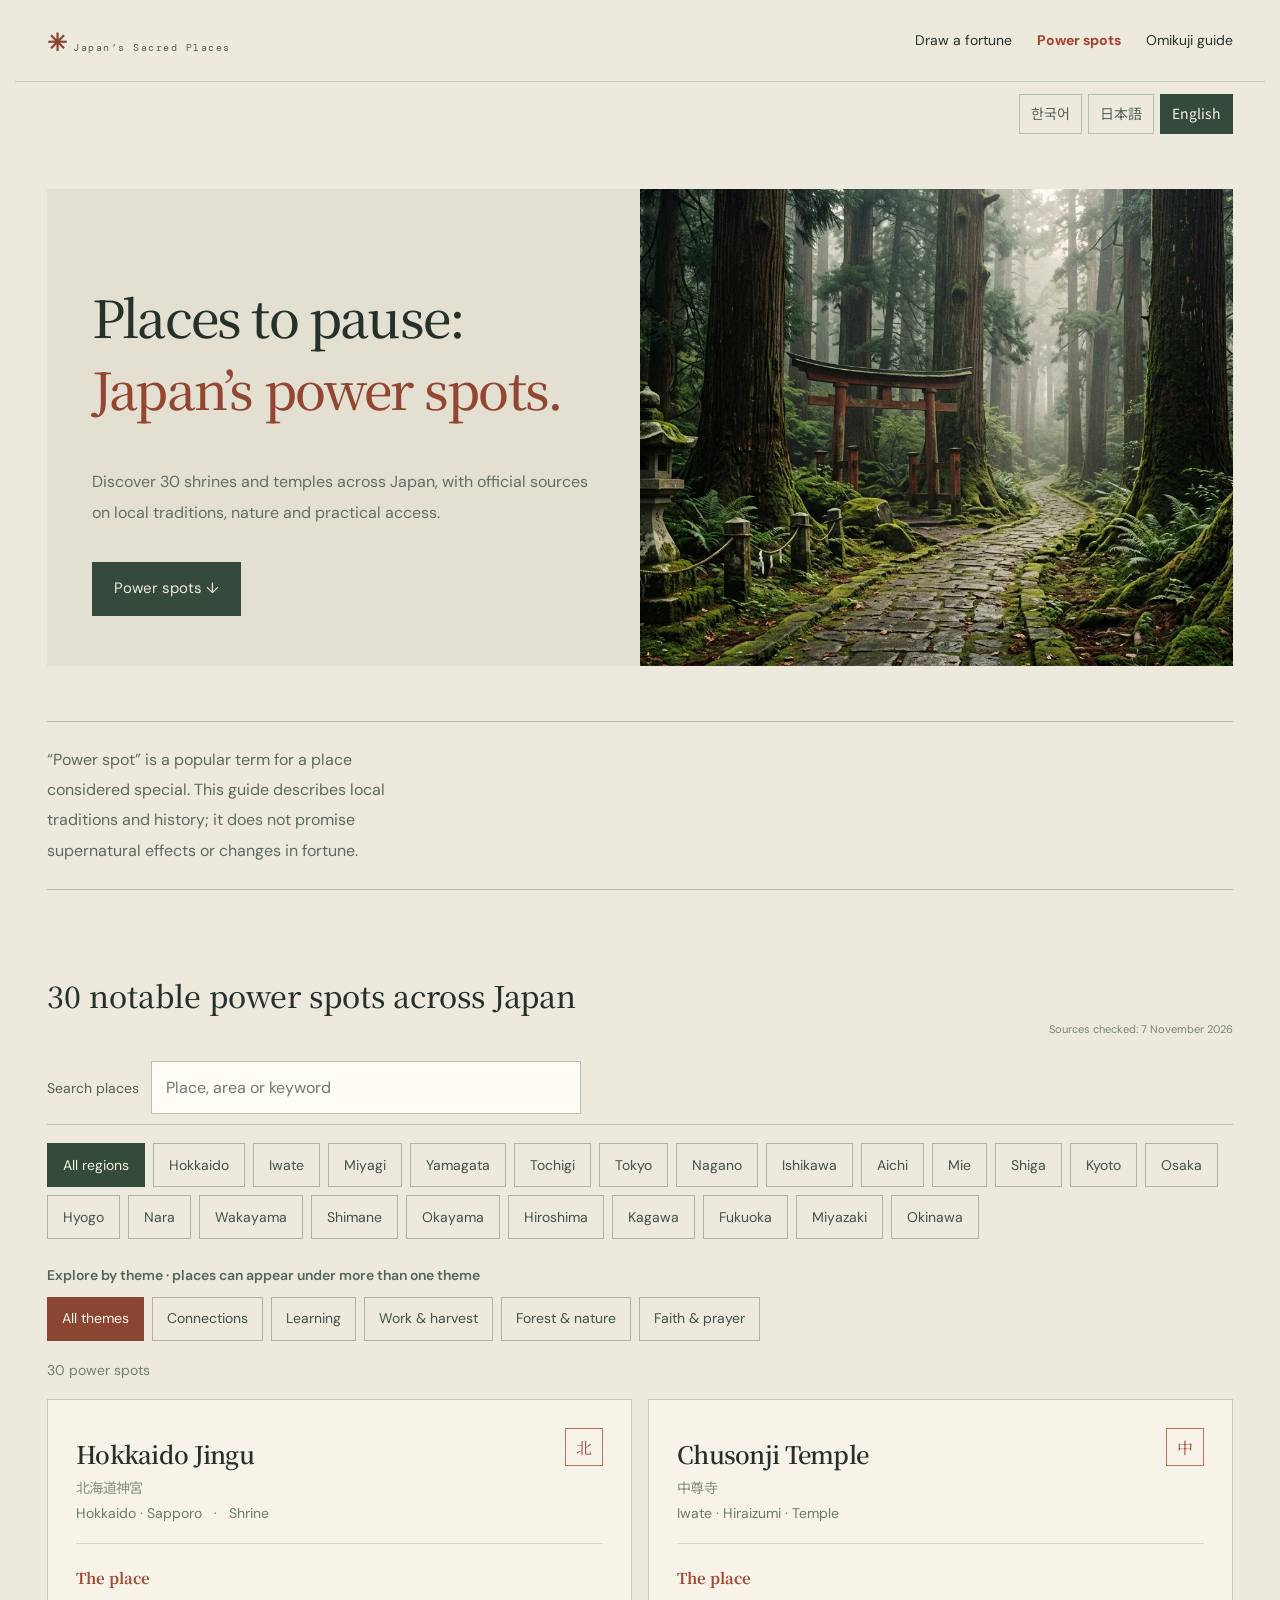
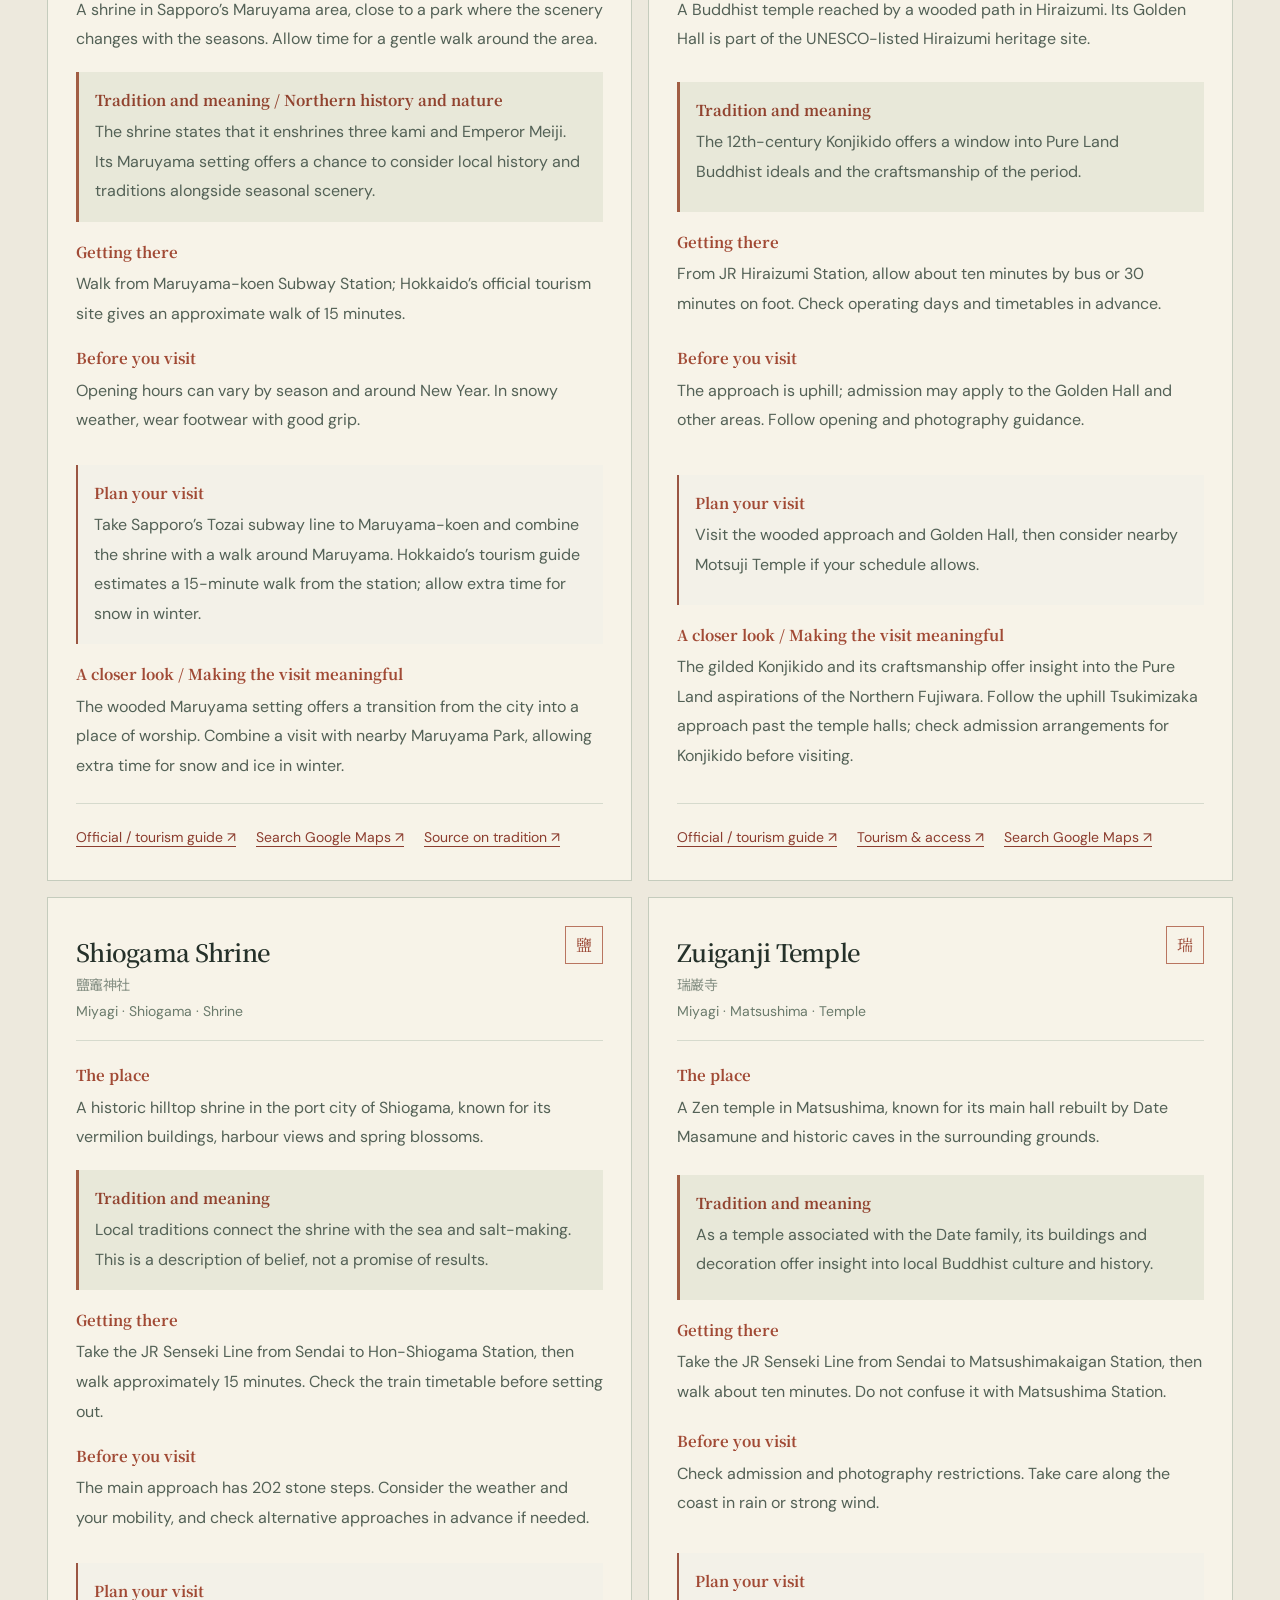
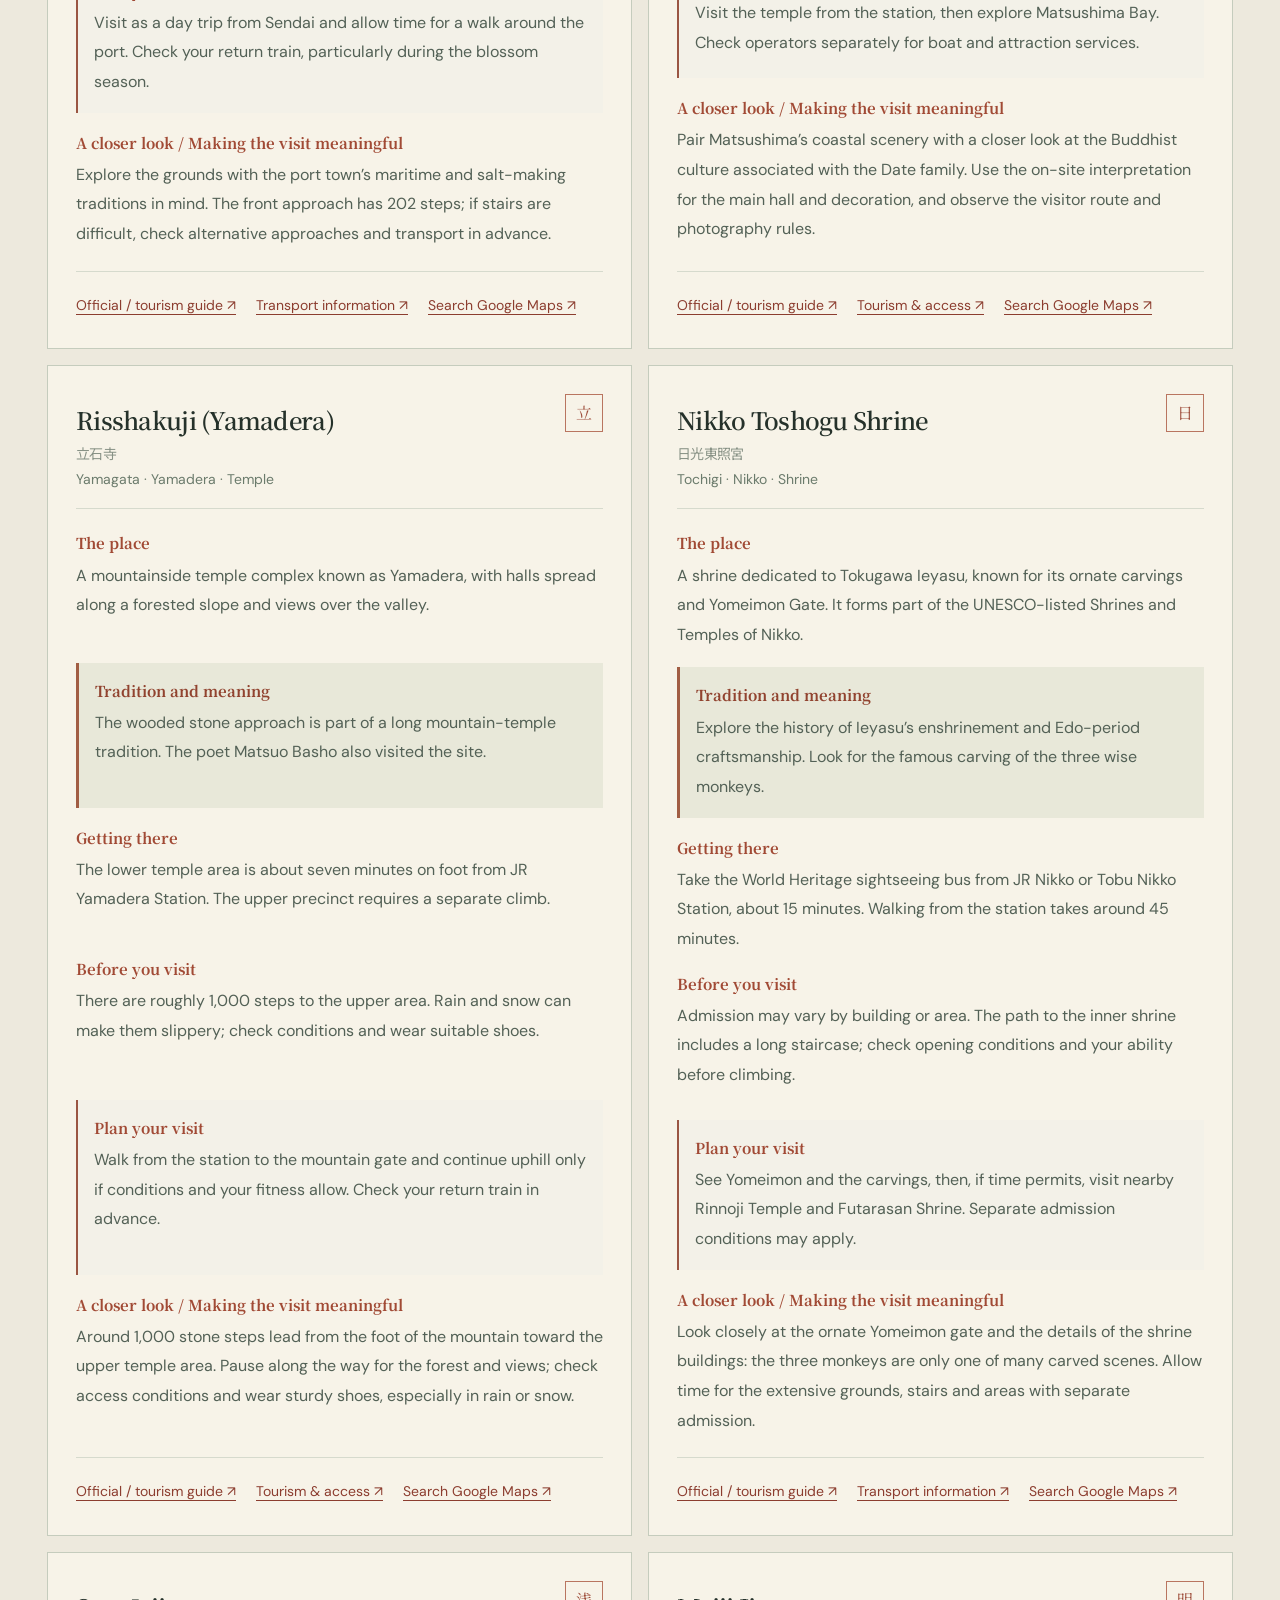
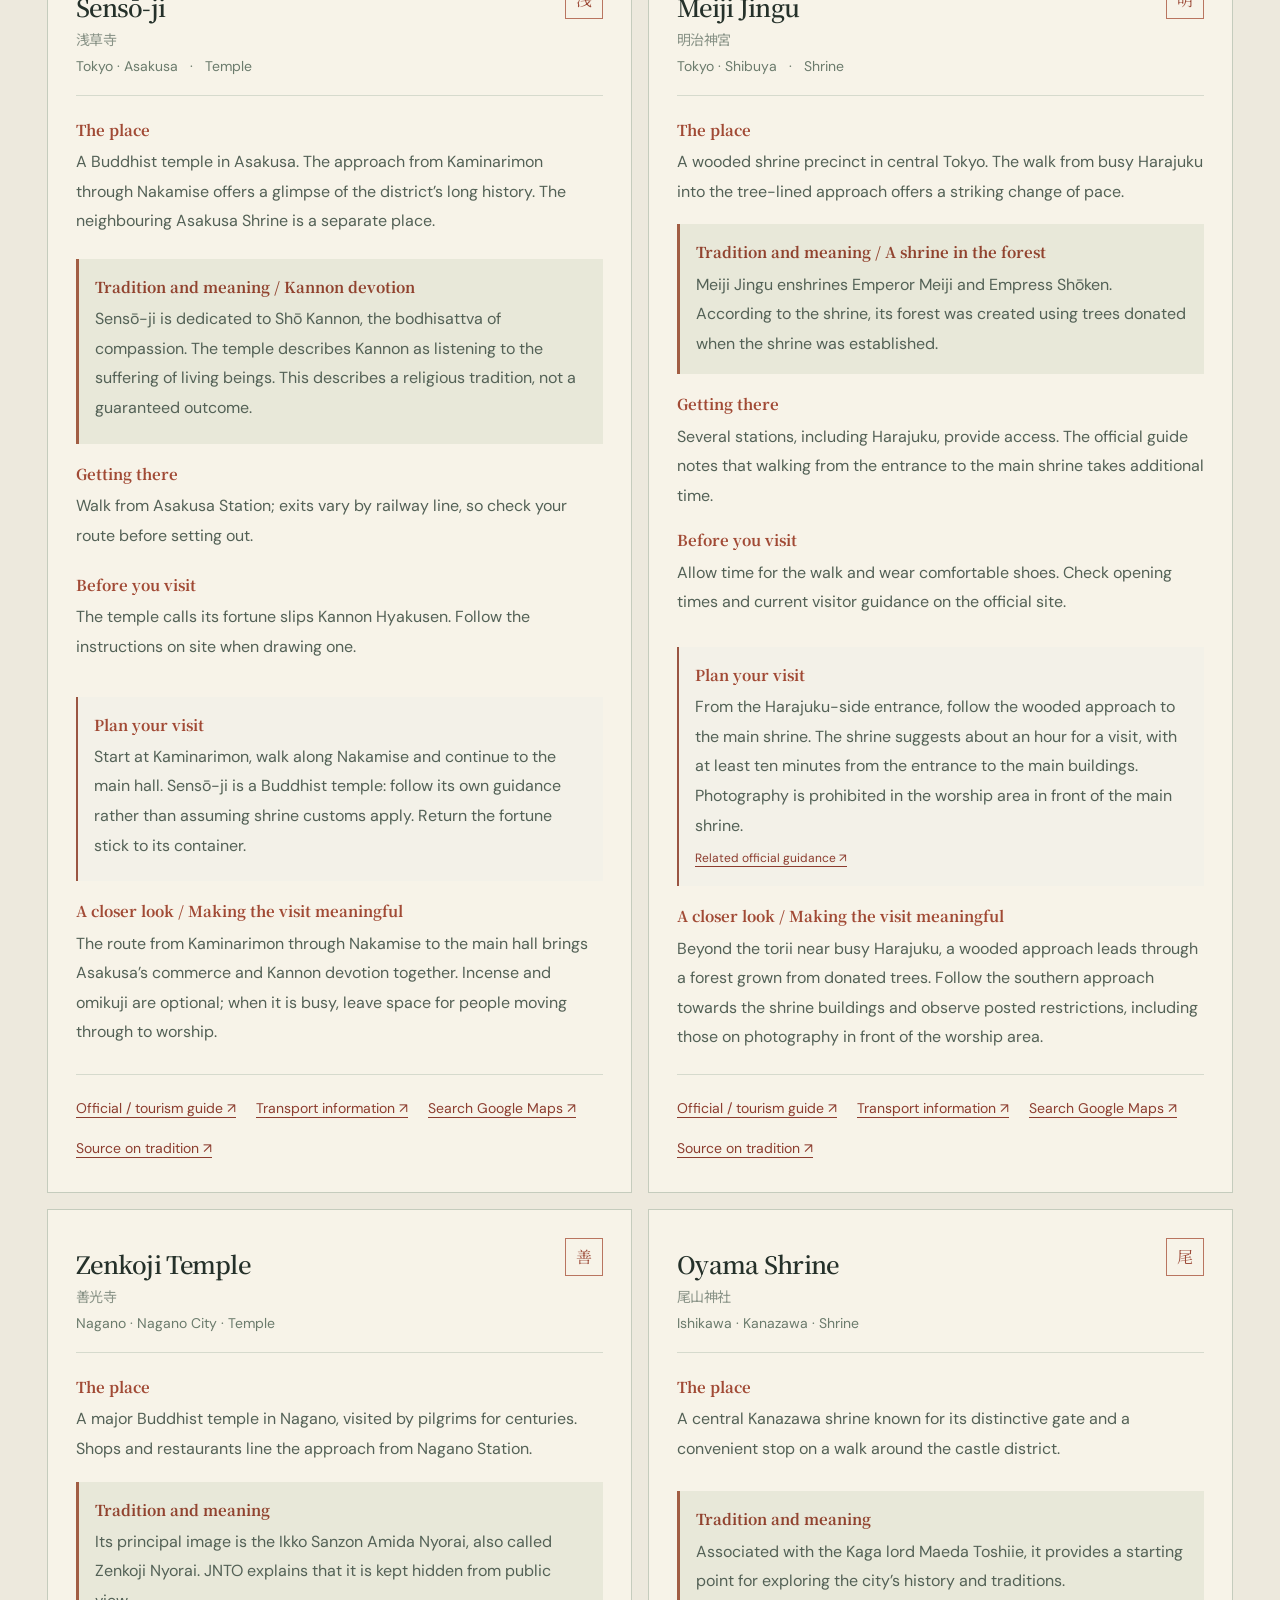
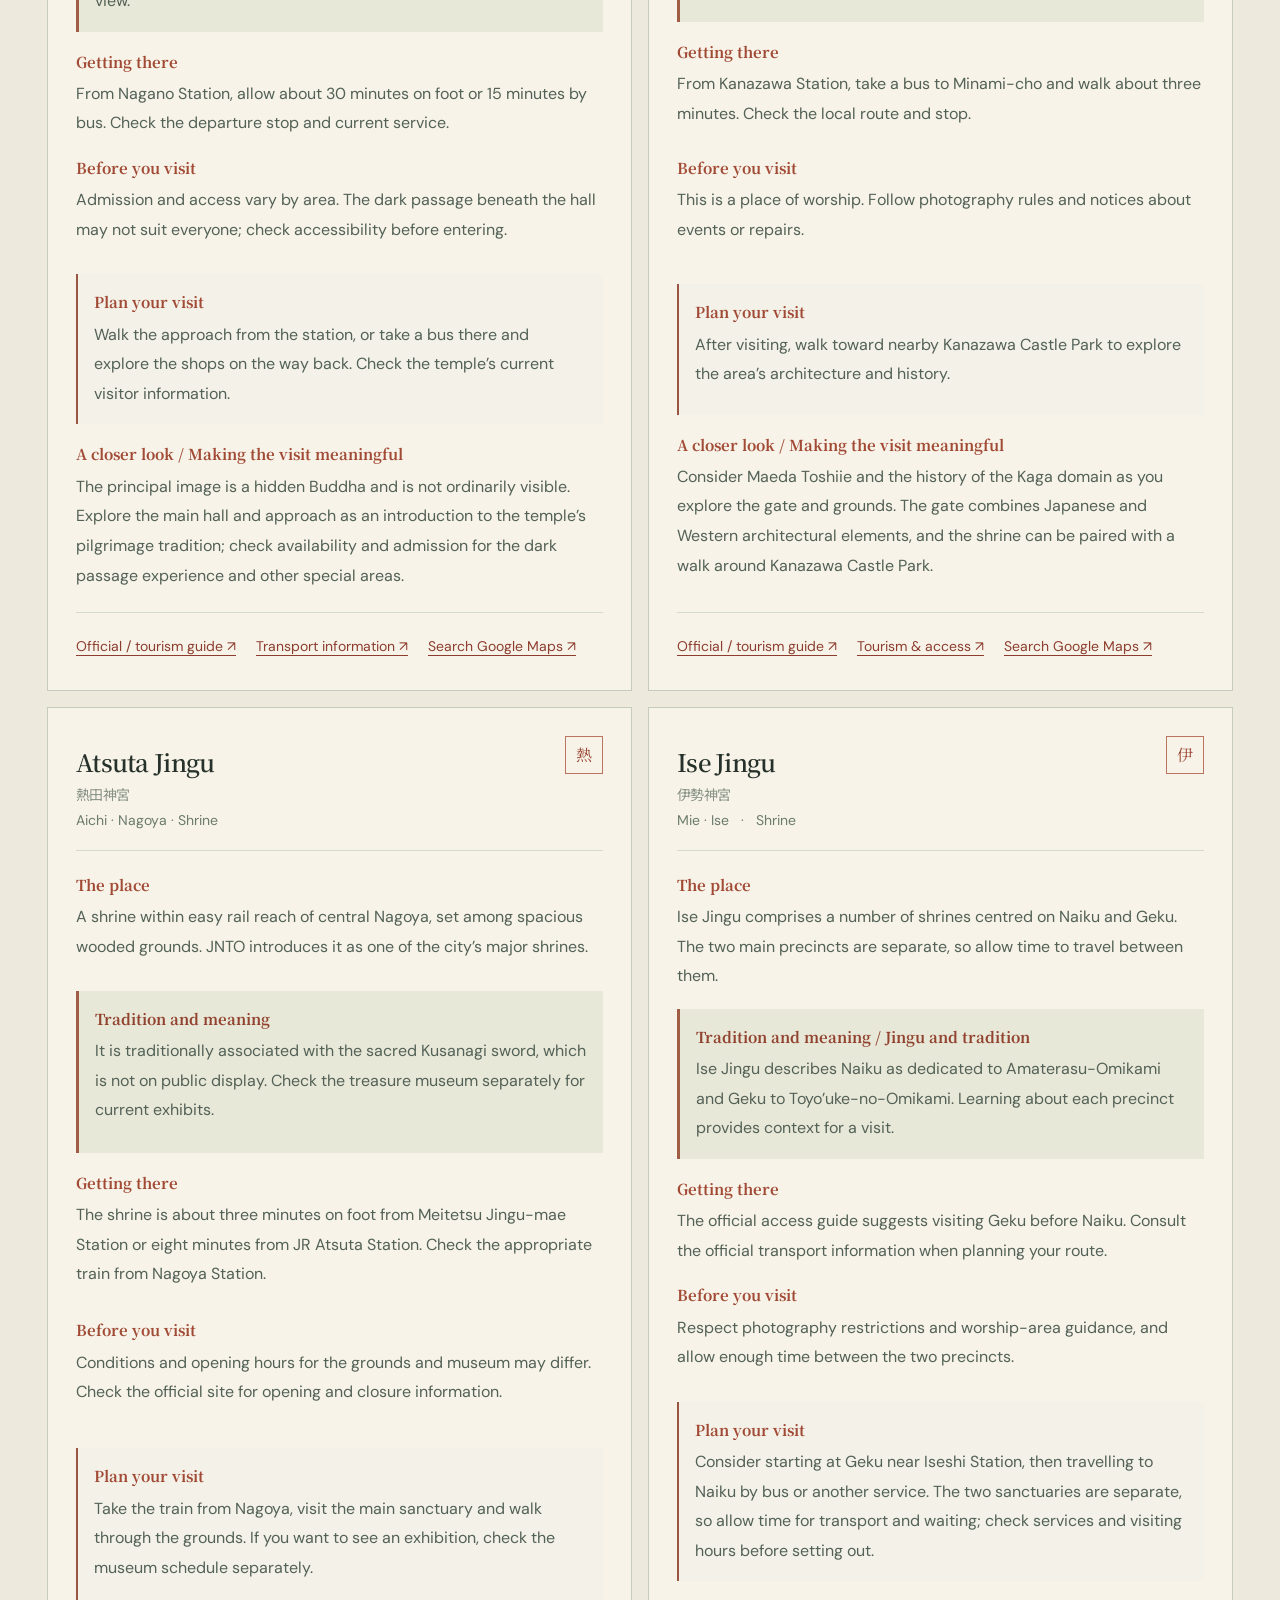
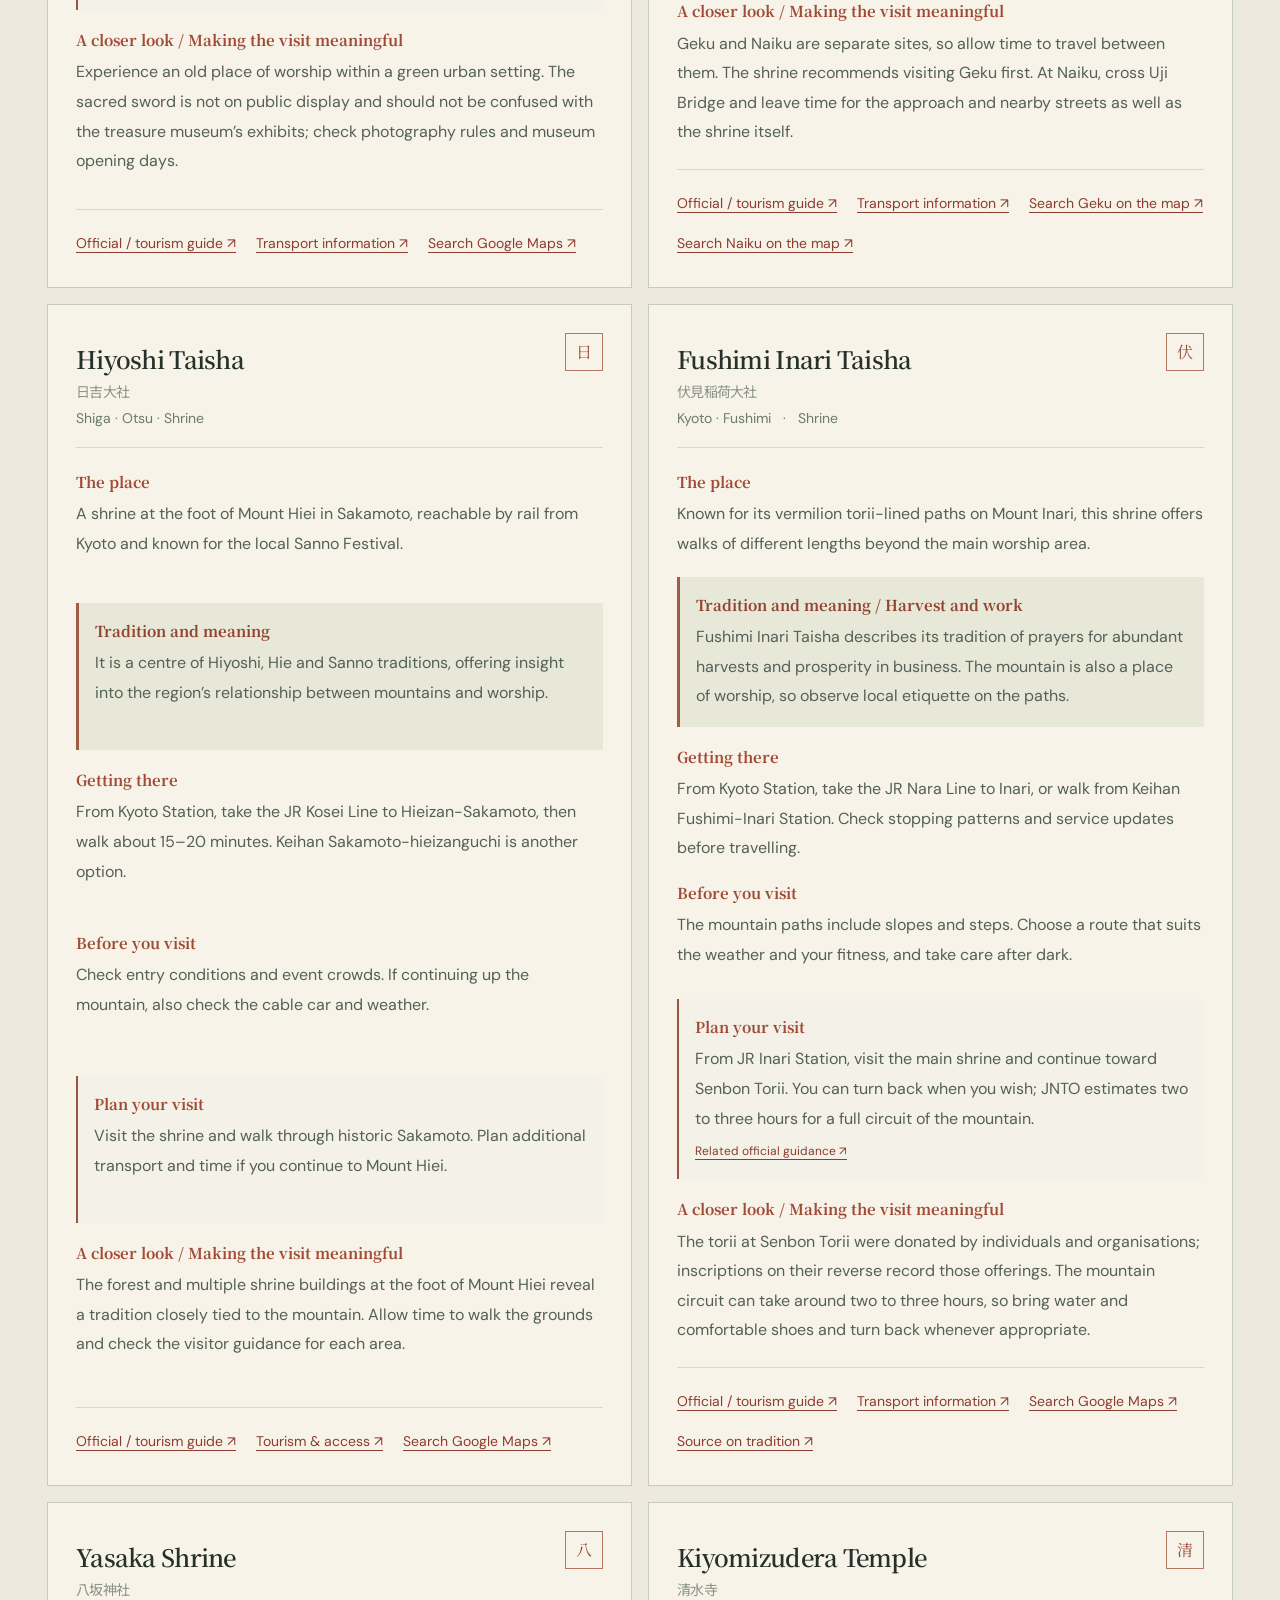
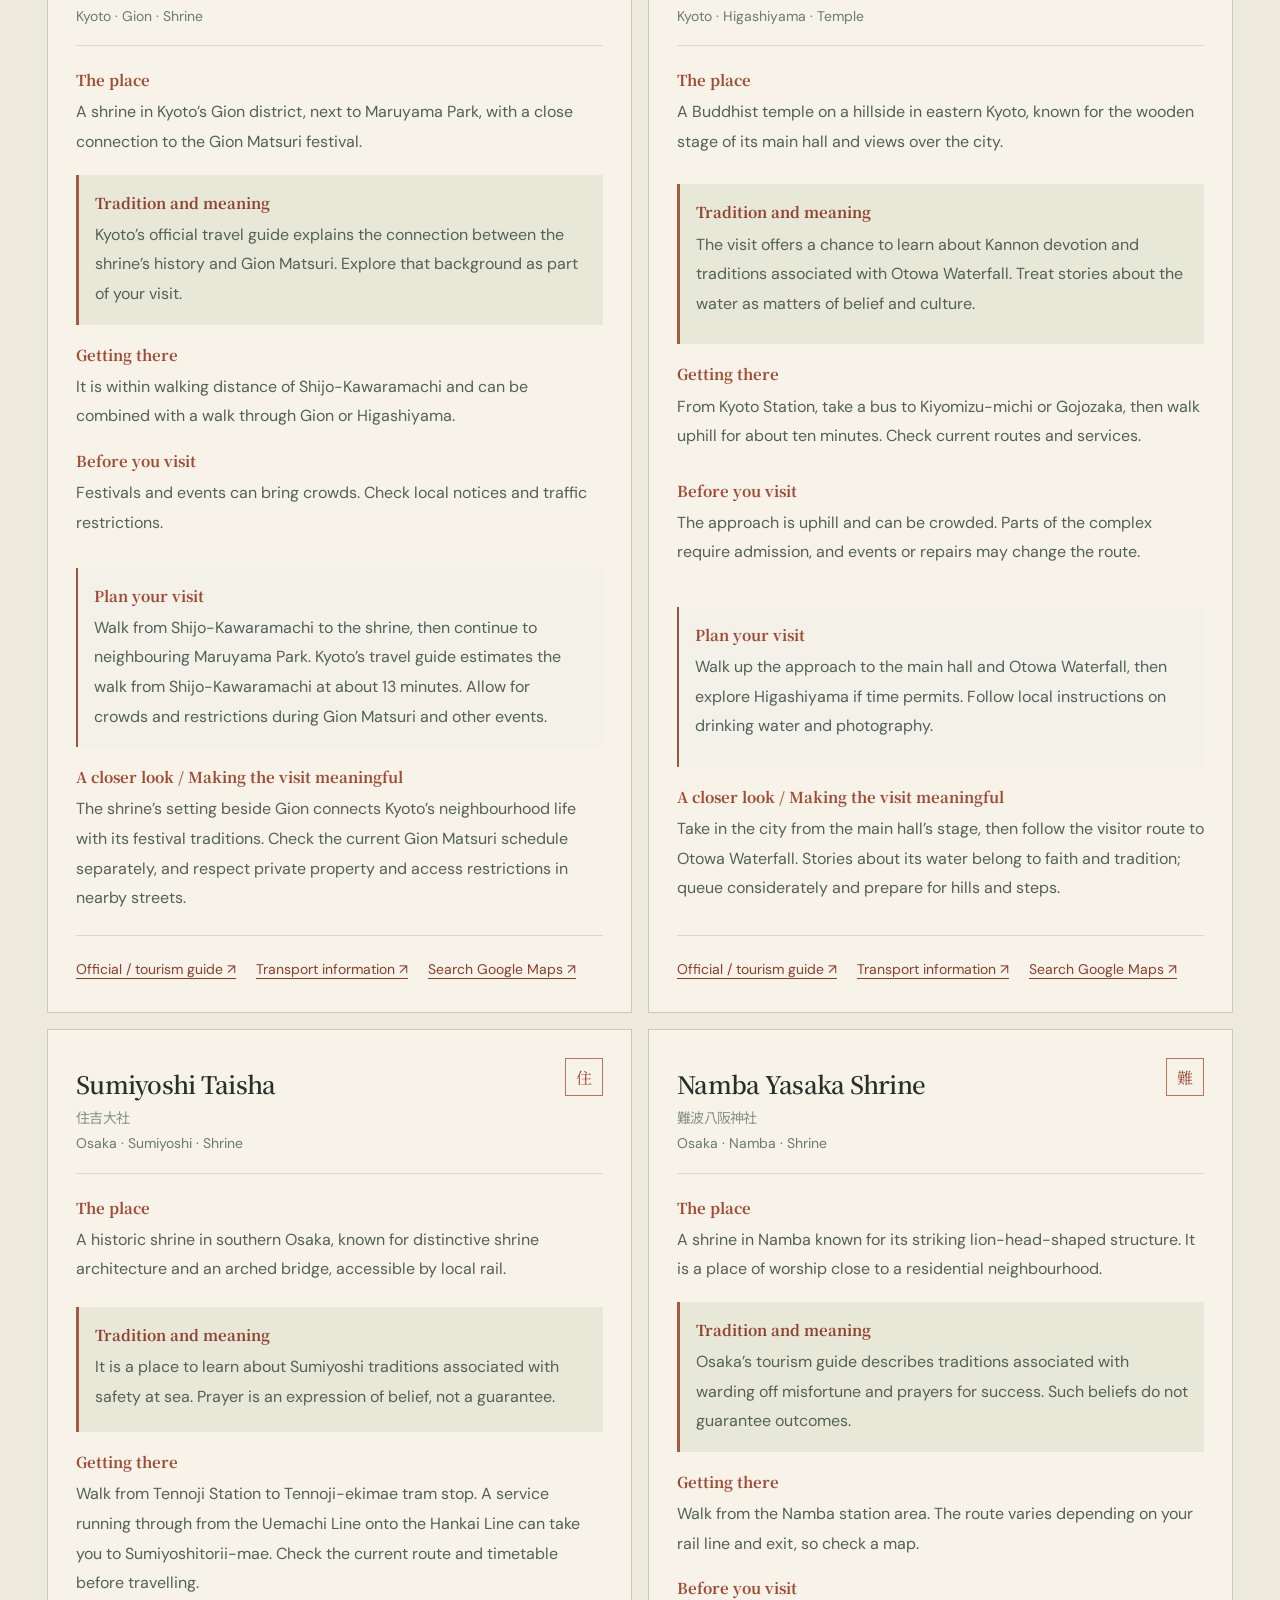
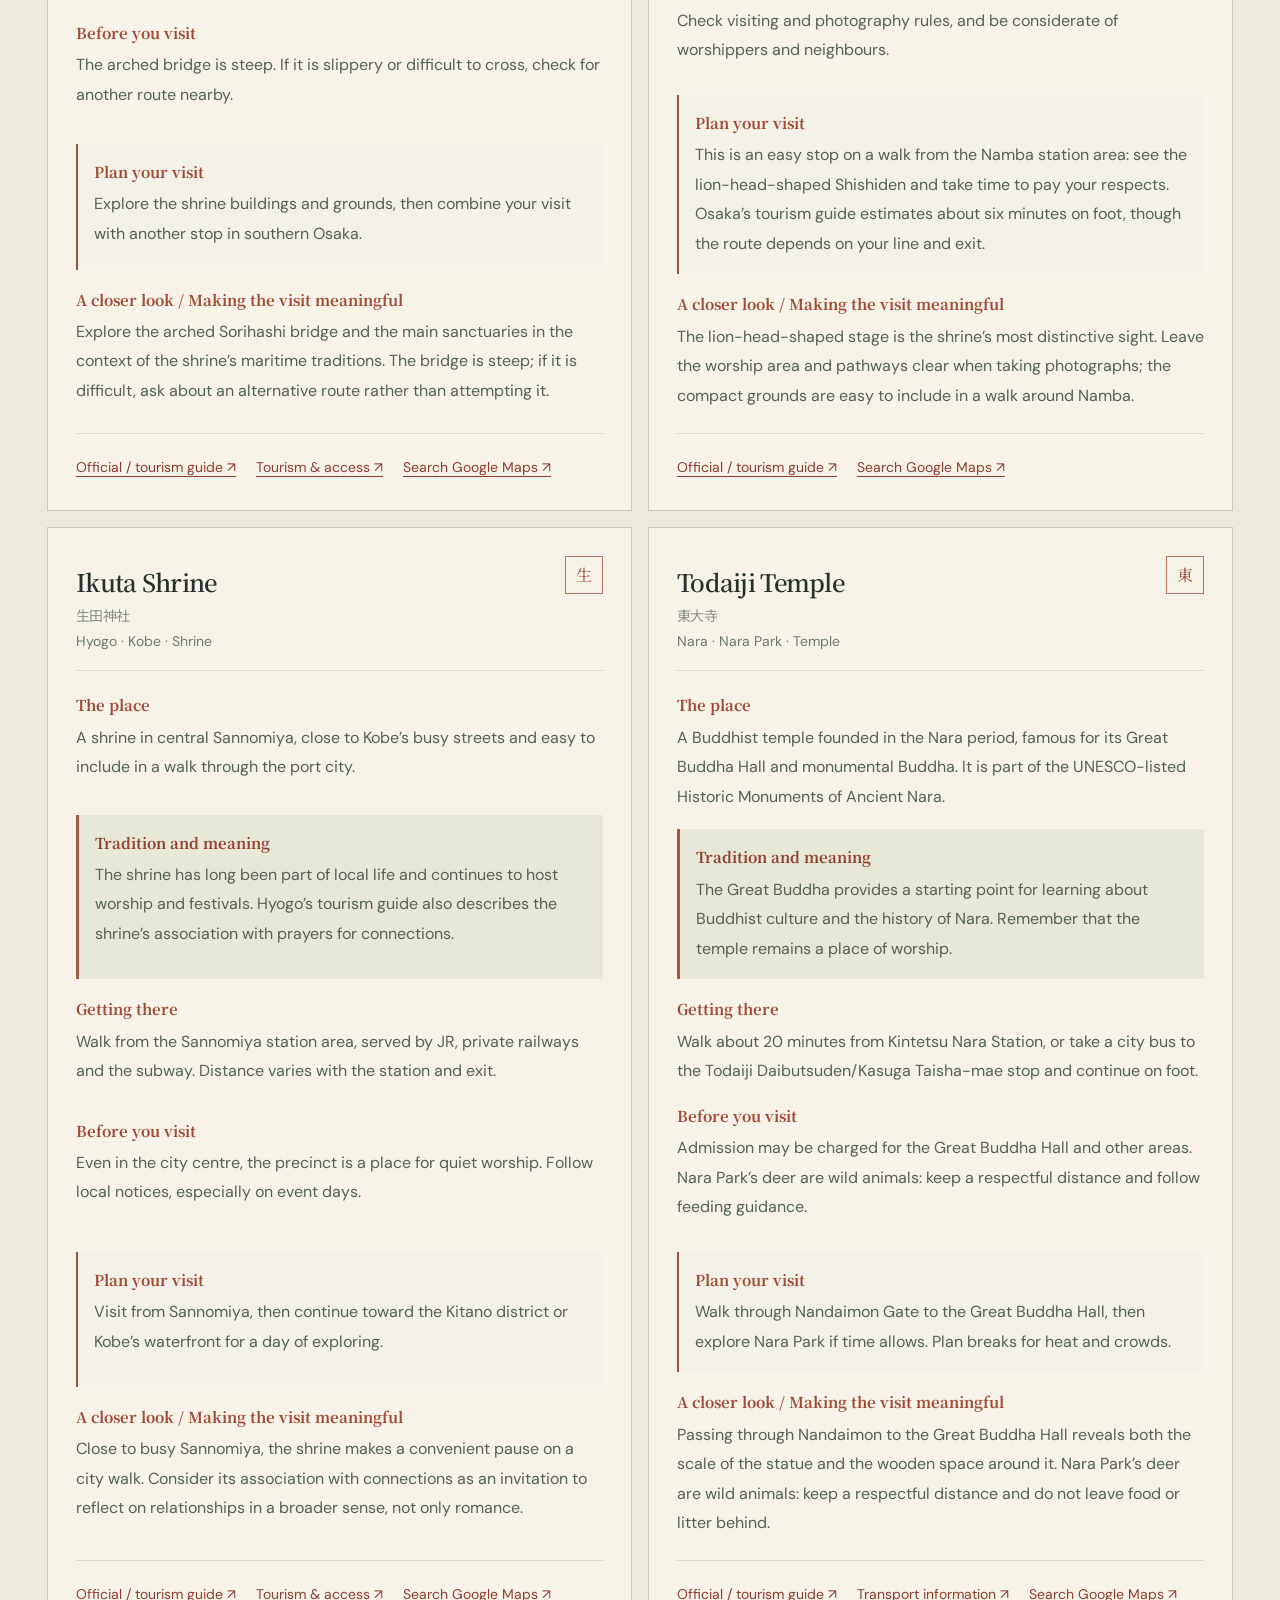
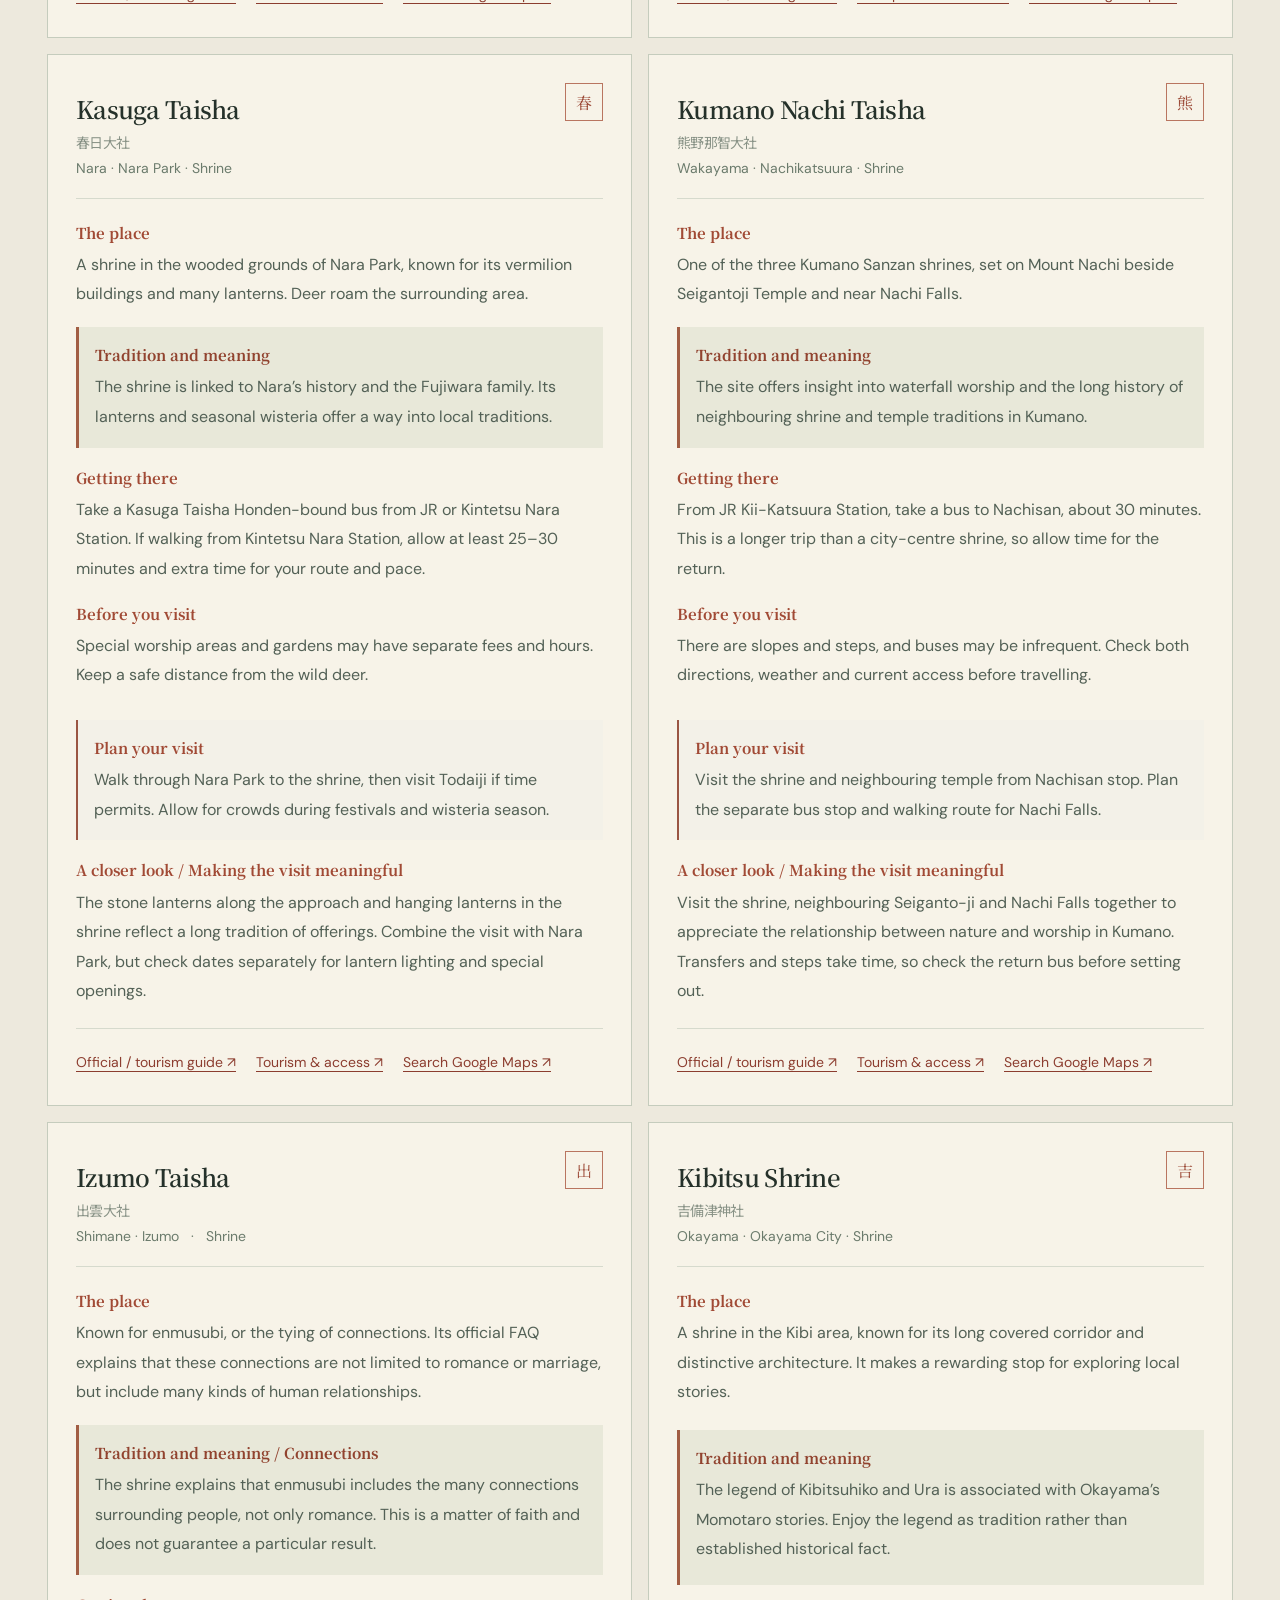
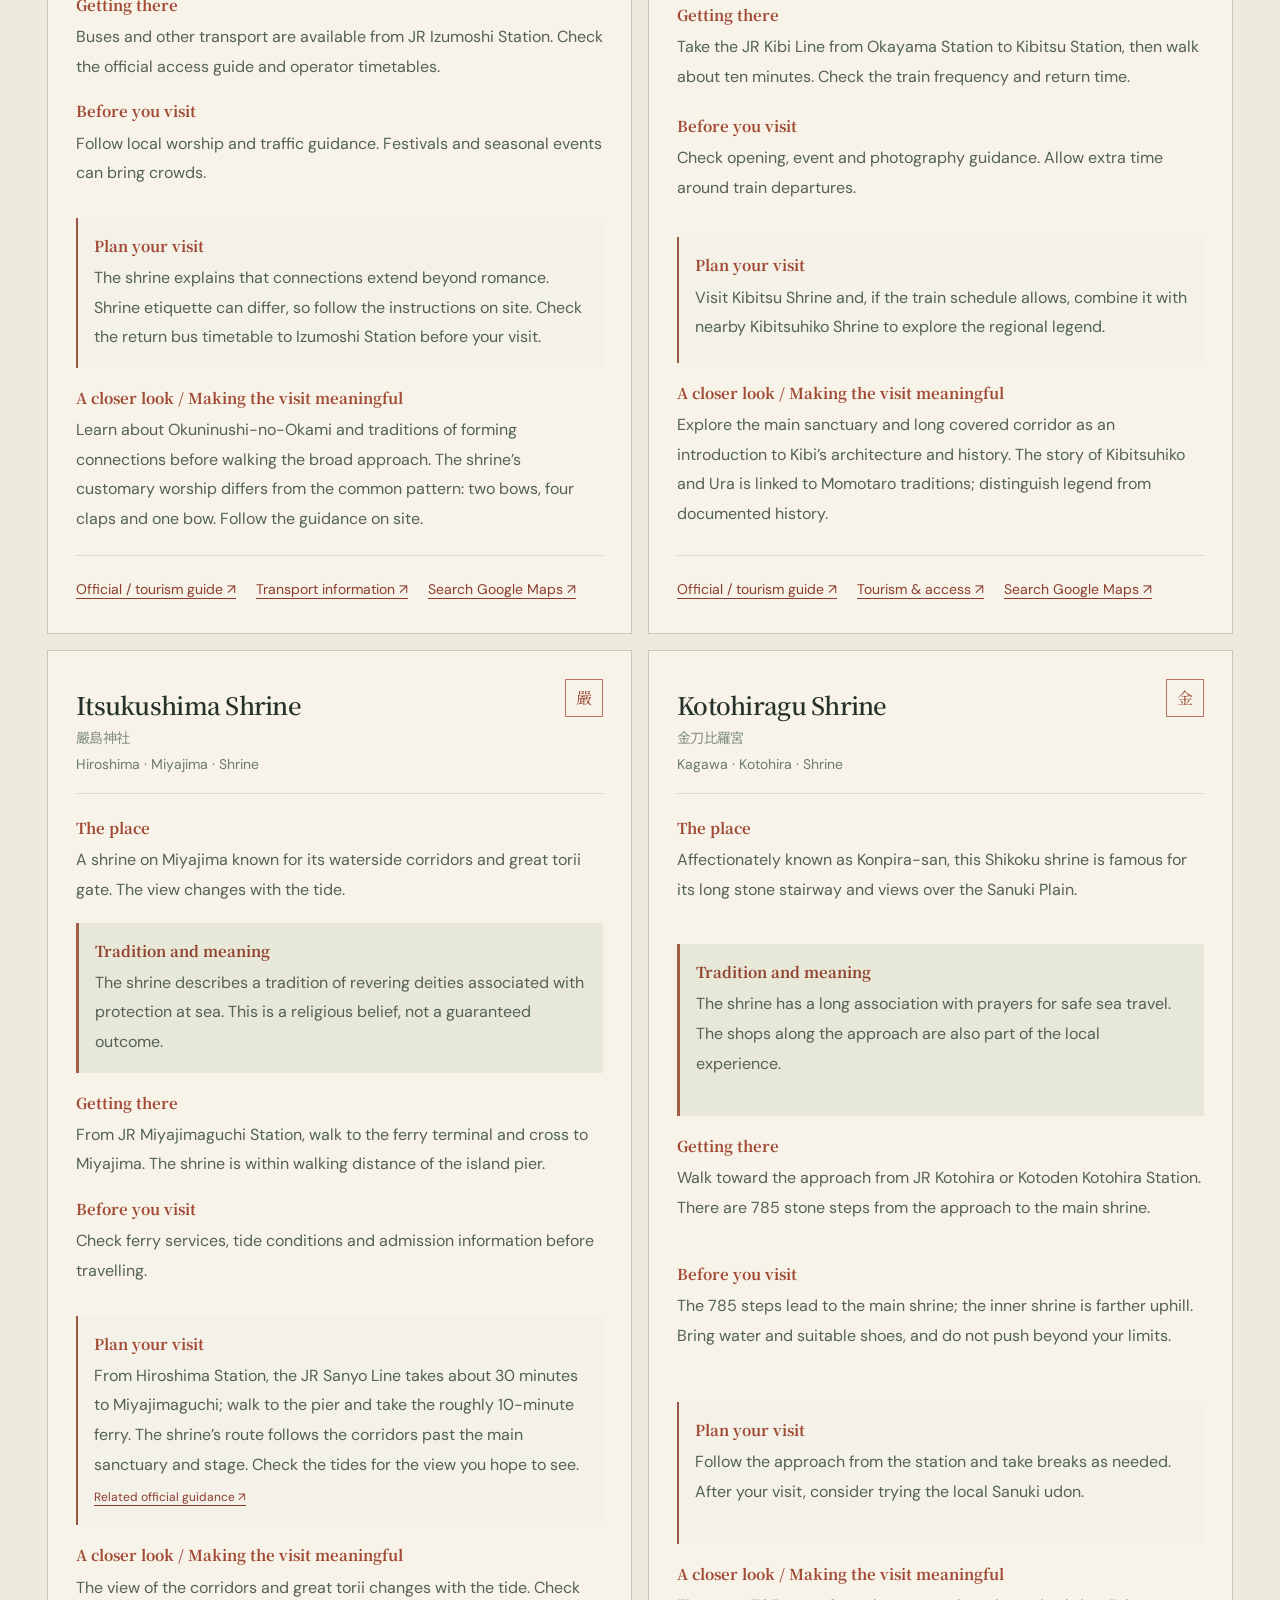
<file: places-en.html>
<!DOCTYPE html>

<html lang="en"><head><meta charset="utf-8"/><meta content="width=device-width,initial-scale=1" name="viewport"/><title>Japan power spots guide | Japan’s Sacred Places</title><meta content="Discover 30 shrines and temples across Japan, with official sources on local traditions, nature and practical access." name="description"/><link href="editorial.css?v=97c0fd6048" rel="stylesheet"/><link href="places.css?v=cc4738d063" rel="stylesheet"/><link href="https://www.japansacred.com/places-en.html" rel="canonical"/><link href="https://www.japansacred.com/places.html" hreflang="ko" rel="alternate"/><link href="https://www.japansacred.com/places.html" hreflang="x-default" rel="alternate"/><link href="https://www.japansacred.com/places-ja.html" hreflang="ja" rel="alternate"/><link href="https://www.japansacred.com/places-en.html" hreflang="en" rel="alternate"/><meta content="website" property="og:type"/><meta content="Japan power spots guide | Japan’s Sacred Places" property="og:title"/><meta content="Discover 30 shrines and temples across Japan, with official sources on local traditions, nature and practical access." property="og:description"/><meta content="https://www.japansacred.com/places-en.html" property="og:url"/><meta content="Japan’s Sacred Places" property="og:site_name"/><link href="footer.css?v=fff2a89142" rel="stylesheet"/><link href="typography.css?v=4a8611229a" rel="stylesheet"/><script data-seo-webpage="" type="application/ld+json">{"@context": "https://schema.org", "@type": "WebPage", "@id": "https://www.japansacred.com/places-en.html#webpage", "url": "https://www.japansacred.com/places-en.html", "name": "Japan power spots guide | Japan’s Sacred Places", "description": "Discover 30 shrines and temples across Japan, with official sources on local traditions, nature and practical access.", "inLanguage": "en"}</script><link href="mobile.css?v=868b908272" rel="stylesheet"/></head><body><header class="nav"><a class="logo" href="index-en.html">✳ <span>Japan’s Sacred Places</span></a><nav><a href="index-en.html">Draw a fortune</a><a aria-current="page" href="places-en.html">Power spots</a><a href="guide-en.html">Omikuji guide</a></nav></header><div aria-label="Language" class="guide-languages"><a href="places.html" lang="ko">한국어</a><a href="places-ja.html" lang="ja">日本語</a><a aria-current="page" href="places-en.html" lang="en">English</a></div><main><section class="places-hero"><div class="hero-content"><h1>Places to pause:<br/><em>Japan’s power spots.</em></h1><p>Discover 30 shrines and temples across Japan, with official sources on local traditions, nature and practical access.</p><a class="primary" href="#places">Power spots ↓</a></div><div class="places-hero-photo"><img alt="Illustration of an imagined shrine forest" decoding="async" height="768" src="places-cover.webp" width="1376"/></div></section><section class="places-intro"><p>“Power spot” is a popular term for a place considered special. This guide describes local traditions and history; it does not promise supernatural effects or changes in fortune.</p></section><section class="directory" id="places"><div class="directory-header"><div><h2>30 notable power spots across Japan</h2></div><span>Sources checked: 7 November 2026</span></div><div class="place-search"><label for="placeSearch">Search places</label><input id="placeSearch" placeholder="Place, area or keyword" type="search"/></div><div aria-label="Filter by prefecture" class="filters" role="group"><button aria-pressed="true" data-filter="all" type="button">All regions</button><button aria-pressed="false" data-filter="hokkaido" type="button">Hokkaido</button><button aria-pressed="false" data-filter="iwate" type="button">Iwate</button><button aria-pressed="false" data-filter="miyagi" type="button">Miyagi</button><button aria-pressed="false" data-filter="yamagata" type="button">Yamagata</button><button aria-pressed="false" data-filter="tochigi" type="button">Tochigi</button><button aria-pressed="false" data-filter="tokyo" type="button">Tokyo</button><button aria-pressed="false" data-filter="nagano" type="button">Nagano</button><button aria-pressed="false" data-filter="ishikawa" type="button">Ishikawa</button><button aria-pressed="false" data-filter="aichi" type="button">Aichi</button><button aria-pressed="false" data-filter="mie" type="button">Mie</button><button aria-pressed="false" data-filter="shiga" type="button">Shiga</button><button aria-pressed="false" data-filter="kyoto" type="button">Kyoto</button><button aria-pressed="false" data-filter="osaka" type="button">Osaka</button><button aria-pressed="false" data-filter="hyogo" type="button">Hyogo</button><button aria-pressed="false" data-filter="nara" type="button">Nara</button><button aria-pressed="false" data-filter="wakayama" type="button">Wakayama</button><button aria-pressed="false" data-filter="shimane" type="button">Shimane</button><button aria-pressed="false" data-filter="okayama" type="button">Okayama</button><button aria-pressed="false" data-filter="hiroshima" type="button">Hiroshima</button><button aria-pressed="false" data-filter="kagawa" type="button">Kagawa</button><button aria-pressed="false" data-filter="fukuoka" type="button">Fukuoka</button><button aria-pressed="false" data-filter="miyazaki" type="button">Miyazaki</button><button aria-pressed="false" data-filter="okinawa" type="button">Okinawa</button></div><p class="theme-heading">Explore by theme · places can appear under more than one theme</p><div aria-label="Explore by theme" class="theme-filters" role="group"><button aria-pressed="true" data-topic="all" type="button">All themes</button><button aria-pressed="false" data-topic="connections" type="button">Connections</button><button aria-pressed="false" data-topic="learning" type="button">Learning</button><button aria-pressed="false" data-topic="prosperity" type="button">Work &amp; harvest</button><button aria-pressed="false" data-topic="forest" type="button">Forest &amp; nature</button><button aria-pressed="false" data-topic="faith" type="button">Faith &amp; prayer</button></div><p aria-atomic="true" aria-live="polite" class="count"><span id="count">30</span> power spots</p><div class="places-list"><article class="place" data-region="hokkaido" data-topic="faith forest" id="hokkaido"><div class="place-heading"><div><h2>Hokkaido Jingu <small>北海道神宮</small></h2><p class="place-location">Hokkaido · Sapporo   ·   Shrine</p></div><span class="stamp">北</span></div><div class="place-body"><div><h3>The place</h3><p>A shrine in Sapporo’s Maruyama area, close to a park where the scenery changes with the seasons. Allow time for a gentle walk around the area.</p></div><div class="faith-context"><h3>Tradition and meaning / Northern history and nature</h3><p>The shrine states that it enshrines three kami and Emperor Meiji. Its Maruyama setting offers a chance to consider local history and traditions alongside seasonal scenery.</p></div><div><h3>Getting there</h3><p>Walk from Maruyama-koen Subway Station; Hokkaido’s official tourism site gives an approximate walk of 15 minutes.</p></div><div><h3>Before you visit</h3><p>Opening hours can vary by season and around New Year. In snowy weather, wear footwear with good grip.</p></div><div class="visit-plan"><h3>Plan your visit</h3><p>Take Sapporo’s Tozai subway line to Maruyama-koen and combine the shrine with a walk around Maruyama. Hokkaido’s tourism guide estimates a 15-minute walk from the station; allow extra time for snow in winter.</p></div><div class="deep-context"><h3>A closer look / Making the visit meaningful</h3><p>The wooded Maruyama setting offers a transition from the city into a place of worship. Combine a visit with nearby Maruyama Park, allowing extra time for snow and ice in winter.</p></div></div><div class="place-links"><a href="https://www.visit-hokkaido.jp/en/spot/detail_10001.html" rel="noopener noreferrer" target="_blank">Official / tourism guide ↗</a><a href="https://www.google.com/maps/search/?api=1&amp;query=%E6%9C%AD%E5%B9%8C%E5%B8%82+%E5%8C%97%E6%B5%B7%E9%81%93%E7%A5%9E%E5%AE%AE" rel="noopener noreferrer" target="_blank">Search Google Maps ↗</a><a href="http://www.hokkaidojingu.or.jp/history.html" rel="noopener noreferrer" target="_blank">Source on tradition ↗</a></div></article><article class="place" data-region="iwate" data-topic="faith forest" id="chusonji"><div class="place-heading"><div><h2>Chusonji Temple <small>中尊寺</small></h2><p class="place-location">Iwate · Hiraizumi · Temple</p></div><span class="stamp">中</span></div><div class="place-body"><div><h3>The place</h3><p>A Buddhist temple reached by a wooded path in Hiraizumi. Its Golden Hall is part of the UNESCO-listed Hiraizumi heritage site.</p></div><div class="faith-context"><h3>Tradition and meaning</h3><p>The 12th-century Konjikido offers a window into Pure Land Buddhist ideals and the craftsmanship of the period.</p></div><div><h3>Getting there</h3><p>From JR Hiraizumi Station, allow about ten minutes by bus or 30 minutes on foot. Check operating days and timetables in advance.</p></div><div><h3>Before you visit</h3><p>The approach is uphill; admission may apply to the Golden Hall and other areas. Follow opening and photography guidance.</p></div><div class="visit-plan"><h3>Plan your visit</h3><p>Visit the wooded approach and Golden Hall, then consider nearby Motsuji Temple if your schedule allows.</p></div><div class="deep-context"><h3>A closer look / Making the visit meaningful</h3><p>The gilded Konjikido and its craftsmanship offer insight into the Pure Land aspirations of the Northern Fujiwara. Follow the uphill Tsukimizaka approach past the temple halls; check admission arrangements for Konjikido before visiting.</p></div></div><div class="place-links"><a href="https://www.chusonji.or.jp/" rel="noopener noreferrer" target="_blank">Official / tourism guide ↗</a><a href="https://www.japan.travel/en/spot/1803/" rel="noopener noreferrer" target="_blank">Tourism &amp; access ↗</a><a href="https://www.google.com/maps/search/?api=1&amp;query=%E5%B2%A9%E6%89%8B%E7%9C%8C+%E5%B9%B3%E6%B3%89%E7%94%BA+%E4%B8%AD%E5%B0%8A%E5%AF%BA" rel="noopener noreferrer" target="_blank">Search Google Maps ↗</a></div></article><article class="place" data-region="miyagi" data-topic="faith" id="shiogama"><div class="place-heading"><div><h2>Shiogama Shrine <small>鹽竈神社</small></h2><p class="place-location">Miyagi · Shiogama · Shrine</p></div><span class="stamp">鹽</span></div><div class="place-body"><div><h3>The place</h3><p>A historic hilltop shrine in the port city of Shiogama, known for its vermilion buildings, harbour views and spring blossoms.</p></div><div class="faith-context"><h3>Tradition and meaning</h3><p>Local traditions connect the shrine with the sea and salt-making. This is a description of belief, not a promise of results.</p></div><div><h3>Getting there</h3><p>Take the JR Senseki Line from Sendai to Hon-Shiogama Station, then walk approximately 15 minutes. Check the train timetable before setting out.</p></div><div><h3>Before you visit</h3><p>The main approach has 202 stone steps. Consider the weather and your mobility, and check alternative approaches in advance if needed.</p></div><div class="visit-plan"><h3>Plan your visit</h3><p>Visit as a day trip from Sendai and allow time for a walk around the port. Check your return train, particularly during the blossom season.</p></div><div class="deep-context"><h3>A closer look / Making the visit meaningful</h3><p>Explore the grounds with the port town’s maritime and salt-making traditions in mind. The front approach has 202 steps; if stairs are difficult, check alternative approaches and transport in advance.</p></div></div><div class="place-links"><a href="https://visitmiyagi.com/articles/shiogama-shrine/" rel="noopener noreferrer" target="_blank">Official / tourism guide ↗</a><a href="https://www.japan.travel/en/destinations/tohoku/miyagi/coast-line/" rel="noopener noreferrer" target="_blank">Transport information ↗</a><a href="https://www.google.com/maps/search/?api=1&amp;query=%E5%AE%AE%E5%9F%8E%E7%9C%8C+%E5%A1%A9%E7%AB%88%E5%B8%82+%E9%B9%BD%E7%AB%88%E7%A5%9E%E7%A4%BE" rel="noopener noreferrer" target="_blank">Search Google Maps ↗</a></div></article><article class="place" data-region="miyagi" data-topic="faith" id="zuiganji"><div class="place-heading"><div><h2>Zuiganji Temple <small>瑞巌寺</small></h2><p class="place-location">Miyagi · Matsushima · Temple</p></div><span class="stamp">瑞</span></div><div class="place-body"><div><h3>The place</h3><p>A Zen temple in Matsushima, known for its main hall rebuilt by Date Masamune and historic caves in the surrounding grounds.</p></div><div class="faith-context"><h3>Tradition and meaning</h3><p>As a temple associated with the Date family, its buildings and decoration offer insight into local Buddhist culture and history.</p></div><div><h3>Getting there</h3><p>Take the JR Senseki Line from Sendai to Matsushimakaigan Station, then walk about ten minutes. Do not confuse it with Matsushima Station.</p></div><div><h3>Before you visit</h3><p>Check admission and photography restrictions. Take care along the coast in rain or strong wind.</p></div><div class="visit-plan"><h3>Plan your visit</h3><p>Visit the temple from the station, then explore Matsushima Bay. Check operators separately for boat and attraction services.</p></div><div class="deep-context"><h3>A closer look / Making the visit meaningful</h3><p>Pair Matsushima’s coastal scenery with a closer look at the Buddhist culture associated with the Date family. Use the on-site interpretation for the main hall and decoration, and observe the visitor route and photography rules.</p></div></div><div class="place-links"><a href="https://www.zuiganji.or.jp/" rel="noopener noreferrer" target="_blank">Official / tourism guide ↗</a><a href="https://www.japan.travel/en/spot/2127/" rel="noopener noreferrer" target="_blank">Tourism &amp; access ↗</a><a href="https://www.google.com/maps/search/?api=1&amp;query=%E5%AE%AE%E5%9F%8E%E7%9C%8C+%E6%9D%BE%E5%B3%B6%E7%94%BA+%E7%91%9E%E5%B7%8C%E5%AF%BA" rel="noopener noreferrer" target="_blank">Search Google Maps ↗</a></div></article><article class="place" data-region="yamagata" data-topic="faith forest" id="yamadera"><div class="place-heading"><div><h2>Risshakuji (Yamadera) <small>立石寺</small></h2><p class="place-location">Yamagata · Yamadera · Temple</p></div><span class="stamp">立</span></div><div class="place-body"><div><h3>The place</h3><p>A mountainside temple complex known as Yamadera, with halls spread along a forested slope and views over the valley.</p></div><div class="faith-context"><h3>Tradition and meaning</h3><p>The wooded stone approach is part of a long mountain-temple tradition. The poet Matsuo Basho also visited the site.</p></div><div><h3>Getting there</h3><p>The lower temple area is about seven minutes on foot from JR Yamadera Station. The upper precinct requires a separate climb.</p></div><div><h3>Before you visit</h3><p>There are roughly 1,000 steps to the upper area. Rain and snow can make them slippery; check conditions and wear suitable shoes.</p></div><div class="visit-plan"><h3>Plan your visit</h3><p>Walk from the station to the mountain gate and continue uphill only if conditions and your fitness allow. Check your return train in advance.</p></div><div class="deep-context"><h3>A closer look / Making the visit meaningful</h3><p>Around 1,000 stone steps lead from the foot of the mountain toward the upper temple area. Pause along the way for the forest and views; check access conditions and wear sturdy shoes, especially in rain or snow.</p></div></div><div class="place-links"><a href="https://yamagatakanko.com/attractions/detail_2352.html" rel="noopener noreferrer" target="_blank">Official / tourism guide ↗</a><a href="https://www.japan.travel/en/spot/1796/" rel="noopener noreferrer" target="_blank">Tourism &amp; access ↗</a><a href="https://www.google.com/maps/search/?api=1&amp;query=%E5%B1%B1%E5%BD%A2%E5%B8%82+%E5%B1%B1%E5%AF%BA+%E7%AB%8B%E7%9F%B3%E5%AF%BA" rel="noopener noreferrer" target="_blank">Search Google Maps ↗</a></div></article><article class="place" data-region="tochigi" data-topic="faith" id="nikko"><div class="place-heading"><div><h2>Nikko Toshogu Shrine <small>日光東照宮</small></h2><p class="place-location">Tochigi · Nikko · Shrine</p></div><span class="stamp">日</span></div><div class="place-body"><div><h3>The place</h3><p>A shrine dedicated to Tokugawa Ieyasu, known for its ornate carvings and Yomeimon Gate. It forms part of the UNESCO-listed Shrines and Temples of Nikko.</p></div><div class="faith-context"><h3>Tradition and meaning</h3><p>Explore the history of Ieyasu’s enshrinement and Edo-period craftsmanship. Look for the famous carving of the three wise monkeys.</p></div><div><h3>Getting there</h3><p>Take the World Heritage sightseeing bus from JR Nikko or Tobu Nikko Station, about 15 minutes. Walking from the station takes around 45 minutes.</p></div><div><h3>Before you visit</h3><p>Admission may vary by building or area. The path to the inner shrine includes a long staircase; check opening conditions and your ability before climbing.</p></div><div class="visit-plan"><h3>Plan your visit</h3><p>See Yomeimon and the carvings, then, if time permits, visit nearby Rinnoji Temple and Futarasan Shrine. Separate admission conditions may apply.</p></div><div class="deep-context"><h3>A closer look / Making the visit meaningful</h3><p>Look closely at the ornate Yomeimon gate and the details of the shrine buildings: the three monkeys are only one of many carved scenes. Allow time for the extensive grounds, stairs and areas with separate admission.</p></div></div><div class="place-links"><a href="https://toshogu.jp/" rel="noopener noreferrer" target="_blank">Official / tourism guide ↗</a><a href="https://www.japan.travel/en/spot/1482/" rel="noopener noreferrer" target="_blank">Transport information ↗</a><a href="https://www.google.com/maps/search/?api=1&amp;query=%E6%A0%83%E6%9C%A8%E7%9C%8C+%E6%97%A5%E5%85%89%E5%B8%82+%E6%97%A5%E5%85%89%E6%9D%B1%E7%85%A7%E5%AE%AE" rel="noopener noreferrer" target="_blank">Search Google Maps ↗</a></div></article><article class="place" data-region="tokyo" data-topic="faith" id="sensoji"><div class="place-heading"><div><h2>Sensō-ji <small>浅草寺</small></h2><p class="place-location">Tokyo · Asakusa   ·   Temple</p></div><span class="stamp">浅</span></div><div class="place-body"><div><h3>The place</h3><p>A Buddhist temple in Asakusa. The approach from Kaminarimon through Nakamise offers a glimpse of the district’s long history. The neighbouring Asakusa Shrine is a separate place.</p></div><div class="faith-context"><h3>Tradition and meaning / Kannon devotion</h3><p>Sensō-ji is dedicated to Shō Kannon, the bodhisattva of compassion. The temple describes Kannon as listening to the suffering of living beings. This describes a religious tradition, not a guaranteed outcome.</p></div><div><h3>Getting there</h3><p>Walk from Asakusa Station; exits vary by railway line, so check your route before setting out.</p></div><div><h3>Before you visit</h3><p>The temple calls its fortune slips Kannon Hyakusen. Follow the instructions on site when drawing one.</p></div><div class="visit-plan"><h3>Plan your visit</h3><p>Start at Kaminarimon, walk along Nakamise and continue to the main hall. Sensō-ji is a Buddhist temple: follow its own guidance rather than assuming shrine customs apply. Return the fortune stick to its container.</p></div><div class="deep-context"><h3>A closer look / Making the visit meaningful</h3><p>The route from Kaminarimon through Nakamise to the main hall brings Asakusa’s commerce and Kannon devotion together. Incense and omikuji are optional; when it is busy, leave space for people moving through to worship.</p></div></div><div class="place-links"><a href="https://www.senso-ji.jp/faq/" rel="noopener noreferrer" target="_blank">Official / tourism guide ↗</a><a href="https://www.gotokyo.org/en/spot/15/index.html" rel="noopener noreferrer" target="_blank">Transport information ↗</a><a href="https://www.google.com/maps/search/?api=1&amp;query=%E6%9D%B1%E4%BA%AC%E9%83%BD+%E5%8F%B0%E6%9D%B1%E5%8C%BA+%E6%B5%85%E8%8D%89%E5%AF%BA" rel="noopener noreferrer" target="_blank">Search Google Maps ↗</a><a href="https://www.senso-ji.jp/about/gohonzon.html" rel="noopener noreferrer" target="_blank">Source on tradition ↗</a></div></article><article class="place" data-region="tokyo" data-topic="faith forest" id="meiji"><div class="place-heading"><div><h2>Meiji Jingu <small>明治神宮</small></h2><p class="place-location">Tokyo · Shibuya   ·   Shrine</p></div><span class="stamp">明</span></div><div class="place-body"><div><h3>The place</h3><p>A wooded shrine precinct in central Tokyo. The walk from busy Harajuku into the tree-lined approach offers a striking change of pace.</p></div><div class="faith-context"><h3>Tradition and meaning / A shrine in the forest</h3><p>Meiji Jingu enshrines Emperor Meiji and Empress Shōken. According to the shrine, its forest was created using trees donated when the shrine was established.</p></div><div><h3>Getting there</h3><p>Several stations, including Harajuku, provide access. The official guide notes that walking from the entrance to the main shrine takes additional time.</p></div><div><h3>Before you visit</h3><p>Allow time for the walk and wear comfortable shoes. Check opening times and current visitor guidance on the official site.</p></div><div class="visit-plan"><h3>Plan your visit</h3><p>From the Harajuku-side entrance, follow the wooded approach to the main shrine. The shrine suggests about an hour for a visit, with at least ten minutes from the entrance to the main buildings. Photography is prohibited in the worship area in front of the main shrine.</p><a href="https://www.meijijingu.or.jp/en/qa/" rel="noopener noreferrer" target="_blank">Related official guidance ↗</a></div><div class="deep-context"><h3>A closer look / Making the visit meaningful</h3><p>Beyond the torii near busy Harajuku, a wooded approach leads through a forest grown from donated trees. Follow the southern approach towards the shrine buildings and observe posted restrictions, including those on photography in front of the worship area.</p></div></div><div class="place-links"><a href="https://www.meijijingu.or.jp/en/" rel="noopener noreferrer" target="_blank">Official / tourism guide ↗</a><a href="https://www.meijijingu.or.jp/en/access/" rel="noopener noreferrer" target="_blank">Transport information ↗</a><a href="https://www.google.com/maps/search/?api=1&amp;query=%E6%9D%B1%E4%BA%AC%E9%83%BD+%E6%B8%8B%E8%B0%B7%E5%8C%BA+%E6%98%8E%E6%B2%BB%E7%A5%9E%E5%AE%AE" rel="noopener noreferrer" target="_blank">Search Google Maps ↗</a><a href="https://www.meijijingu.or.jp/about/" rel="noopener noreferrer" target="_blank">Source on tradition ↗</a></div></article><article class="place" data-region="nagano" data-topic="faith" id="zenkoji"><div class="place-heading"><div><h2>Zenkoji Temple <small>善光寺</small></h2><p class="place-location">Nagano · Nagano City · Temple</p></div><span class="stamp">善</span></div><div class="place-body"><div><h3>The place</h3><p>A major Buddhist temple in Nagano, visited by pilgrims for centuries. Shops and restaurants line the approach from Nagano Station.</p></div><div class="faith-context"><h3>Tradition and meaning</h3><p>Its principal image is the Ikko Sanzon Amida Nyorai, also called Zenkoji Nyorai. JNTO explains that it is kept hidden from public view.</p></div><div><h3>Getting there</h3><p>From Nagano Station, allow about 30 minutes on foot or 15 minutes by bus. Check the departure stop and current service.</p></div><div><h3>Before you visit</h3><p>Admission and access vary by area. The dark passage beneath the hall may not suit everyone; check accessibility before entering.</p></div><div class="visit-plan"><h3>Plan your visit</h3><p>Walk the approach from the station, or take a bus there and explore the shops on the way back. Check the temple’s current visitor information.</p></div><div class="deep-context"><h3>A closer look / Making the visit meaningful</h3><p>The principal image is a hidden Buddha and is not ordinarily visible. Explore the main hall and approach as an introduction to the temple’s pilgrimage tradition; check availability and admission for the dark passage experience and other special areas.</p></div></div><div class="place-links"><a href="https://www.zenkoji.jp/en/" rel="noopener noreferrer" target="_blank">Official / tourism guide ↗</a><a href="https://www.japan.travel/en/spot/1338/" rel="noopener noreferrer" target="_blank">Transport information ↗</a><a href="https://www.google.com/maps/search/?api=1&amp;query=%E9%95%B7%E9%87%8E%E7%9C%8C+%E9%95%B7%E9%87%8E%E5%B8%82+%E5%96%84%E5%85%89%E5%AF%BA" rel="noopener noreferrer" target="_blank">Search Google Maps ↗</a></div></article><article class="place" data-region="ishikawa" data-topic="faith" id="oyama"><div class="place-heading"><div><h2>Oyama Shrine <small>尾山神社</small></h2><p class="place-location">Ishikawa · Kanazawa · Shrine</p></div><span class="stamp">尾</span></div><div class="place-body"><div><h3>The place</h3><p>A central Kanazawa shrine known for its distinctive gate and a convenient stop on a walk around the castle district.</p></div><div class="faith-context"><h3>Tradition and meaning</h3><p>Associated with the Kaga lord Maeda Toshiie, it provides a starting point for exploring the city’s history and traditions.</p></div><div><h3>Getting there</h3><p>From Kanazawa Station, take a bus to Minami-cho and walk about three minutes. Check the local route and stop.</p></div><div><h3>Before you visit</h3><p>This is a place of worship. Follow photography rules and notices about events or repairs.</p></div><div class="visit-plan"><h3>Plan your visit</h3><p>After visiting, walk toward nearby Kanazawa Castle Park to explore the area’s architecture and history.</p></div><div class="deep-context"><h3>A closer look / Making the visit meaningful</h3><p>Consider Maeda Toshiie and the history of the Kaga domain as you explore the gate and grounds. The gate combines Japanese and Western architectural elements, and the shrine can be paired with a walk around Kanazawa Castle Park.</p></div></div><div class="place-links"><a href="https://www.hot-ishikawa.jp/spot/detail_4830.html" rel="noopener noreferrer" target="_blank">Official / tourism guide ↗</a><a href="https://visitkanazawa.jp/en/attractions/detail_50021.html" rel="noopener noreferrer" target="_blank">Tourism &amp; access ↗</a><a href="https://www.google.com/maps/search/?api=1&amp;query=%E7%9F%B3%E5%B7%9D%E7%9C%8C+%E9%87%91%E6%B2%A2%E5%B8%82+%E5%B0%BE%E5%B1%B1%E7%A5%9E%E7%A4%BE" rel="noopener noreferrer" target="_blank">Search Google Maps ↗</a></div></article><article class="place" data-region="aichi" data-topic="faith" id="atsuta"><div class="place-heading"><div><h2>Atsuta Jingu <small>熱田神宮</small></h2><p class="place-location">Aichi · Nagoya · Shrine</p></div><span class="stamp">熱</span></div><div class="place-body"><div><h3>The place</h3><p>A shrine within easy rail reach of central Nagoya, set among spacious wooded grounds. JNTO introduces it as one of the city’s major shrines.</p></div><div class="faith-context"><h3>Tradition and meaning</h3><p>It is traditionally associated with the sacred Kusanagi sword, which is not on public display. Check the treasure museum separately for current exhibits.</p></div><div><h3>Getting there</h3><p>The shrine is about three minutes on foot from Meitetsu Jingu-mae Station or eight minutes from JR Atsuta Station. Check the appropriate train from Nagoya Station.</p></div><div><h3>Before you visit</h3><p>Conditions and opening hours for the grounds and museum may differ. Check the official site for opening and closure information.</p></div><div class="visit-plan"><h3>Plan your visit</h3><p>Take the train from Nagoya, visit the main sanctuary and walk through the grounds. If you want to see an exhibition, check the museum schedule separately.</p></div><div class="deep-context"><h3>A closer look / Making the visit meaningful</h3><p>Experience an old place of worship within a green urban setting. The sacred sword is not on public display and should not be confused with the treasure museum’s exhibits; check photography rules and museum opening days.</p></div></div><div class="place-links"><a href="https://www.nagoya-info.jp/spot/detail/11/" rel="noopener noreferrer" target="_blank">Official / tourism guide ↗</a><a href="https://www.japan.travel/en/spot/1231/" rel="noopener noreferrer" target="_blank">Transport information ↗</a><a href="https://www.google.com/maps/search/?api=1&amp;query=%E6%84%9B%E7%9F%A5%E7%9C%8C+%E5%90%8D%E5%8F%A4%E5%B1%8B%E5%B8%82+%E7%86%B1%E7%94%B0%E7%A5%9E%E5%AE%AE" rel="noopener noreferrer" target="_blank">Search Google Maps ↗</a></div></article><article class="place" data-region="mie" data-topic="faith" id="ise"><div class="place-heading"><div><h2>Ise Jingu <small>伊勢神宮</small></h2><p class="place-location">Mie · Ise   ·   Shrine</p></div><span class="stamp">伊</span></div><div class="place-body"><div><h3>The place</h3><p>Ise Jingu comprises a number of shrines centred on Naiku and Geku. The two main precincts are separate, so allow time to travel between them.</p></div><div class="faith-context"><h3>Tradition and meaning / Jingu and tradition</h3><p>Ise Jingu describes Naiku as dedicated to Amaterasu-Omikami and Geku to Toyo’uke-no-Omikami. Learning about each precinct provides context for a visit.</p></div><div><h3>Getting there</h3><p>The official access guide suggests visiting Geku before Naiku. Consult the official transport information when planning your route.</p></div><div><h3>Before you visit</h3><p>Respect photography restrictions and worship-area guidance, and allow enough time between the two precincts.</p></div><div class="visit-plan"><h3>Plan your visit</h3><p>Consider starting at Geku near Iseshi Station, then travelling to Naiku by bus or another service. The two sanctuaries are separate, so allow time for transport and waiting; check services and visiting hours before setting out.</p></div><div class="deep-context"><h3>A closer look / Making the visit meaningful</h3><p>Geku and Naiku are separate sites, so allow time to travel between them. The shrine recommends visiting Geku first. At Naiku, cross Uji Bridge and leave time for the approach and nearby streets as well as the shrine itself.</p></div></div><div class="place-links"><a href="https://www.isejingu.or.jp/en/about/index.html" rel="noopener noreferrer" target="_blank">Official / tourism guide ↗</a><a href="https://www.isejingu.or.jp/en/access/index.html" rel="noopener noreferrer" target="_blank">Transport information ↗</a><a href="https://www.google.com/maps/search/?api=1&amp;query=%E4%BC%8A%E5%8B%A2%E7%A5%9E%E5%AE%AE+%E5%A4%96%E5%AE%AE+%E4%BC%8A%E5%8B%A2%E5%B8%82+%E8%B1%8A%E5%B7%9D%E7%94%BA279" rel="noopener noreferrer" target="_blank">Search Geku on the map ↗</a><a href="https://www.google.com/maps/search/?api=1&amp;query=%E4%BC%8A%E5%8B%A2%E7%A5%9E%E5%AE%AE+%E5%86%85%E5%AE%AE+%E4%BC%8A%E5%8B%A2%E5%B8%82+%E5%AE%87%E6%B2%BB%E9%A4%A8%E7%94%BA1" rel="noopener noreferrer" target="_blank">Search Naiku on the map ↗</a></div></article><article class="place" data-region="shiga" data-topic="faith forest" id="hiyoshi"><div class="place-heading"><div><h2>Hiyoshi Taisha <small>日吉大社</small></h2><p class="place-location">Shiga · Otsu · Shrine</p></div><span class="stamp">日</span></div><div class="place-body"><div><h3>The place</h3><p>A shrine at the foot of Mount Hiei in Sakamoto, reachable by rail from Kyoto and known for the local Sanno Festival.</p></div><div class="faith-context"><h3>Tradition and meaning</h3><p>It is a centre of Hiyoshi, Hie and Sanno traditions, offering insight into the region’s relationship between mountains and worship.</p></div><div><h3>Getting there</h3><p>From Kyoto Station, take the JR Kosei Line to Hieizan-Sakamoto, then walk about 15–20 minutes. Keihan Sakamoto-hieizanguchi is another option.</p></div><div><h3>Before you visit</h3><p>Check entry conditions and event crowds. If continuing up the mountain, also check the cable car and weather.</p></div><div class="visit-plan"><h3>Plan your visit</h3><p>Visit the shrine and walk through historic Sakamoto. Plan additional transport and time if you continue to Mount Hiei.</p></div><div class="deep-context"><h3>A closer look / Making the visit meaningful</h3><p>The forest and multiple shrine buildings at the foot of Mount Hiei reveal a tradition closely tied to the mountain. Allow time to walk the grounds and check the visitor guidance for each area.</p></div></div><div class="place-links"><a href="https://hiyoshitaisha.jp/" rel="noopener noreferrer" target="_blank">Official / tourism guide ↗</a><a href="https://www.japan.travel/en/spot/1073/" rel="noopener noreferrer" target="_blank">Tourism &amp; access ↗</a><a href="https://www.google.com/maps/search/?api=1&amp;query=%E6%BB%8B%E8%B3%80%E7%9C%8C+%E5%A4%A7%E6%B4%A5%E5%B8%82+%E6%97%A5%E5%90%89%E5%A4%A7%E7%A4%BE" rel="noopener noreferrer" target="_blank">Search Google Maps ↗</a></div></article><article class="place" data-region="kyoto" data-topic="faith prosperity" id="fushimi"><div class="place-heading"><div><h2>Fushimi Inari Taisha <small>伏見稲荷大社</small></h2><p class="place-location">Kyoto · Fushimi   ·   Shrine</p></div><span class="stamp">伏</span></div><div class="place-body"><div><h3>The place</h3><p>Known for its vermilion torii-lined paths on Mount Inari, this shrine offers walks of different lengths beyond the main worship area.</p></div><div class="faith-context"><h3>Tradition and meaning / Harvest and work</h3><p>Fushimi Inari Taisha describes its tradition of prayers for abundant harvests and prosperity in business. The mountain is also a place of worship, so observe local etiquette on the paths.</p></div><div><h3>Getting there</h3><p>From Kyoto Station, take the JR Nara Line to Inari, or walk from Keihan Fushimi-Inari Station. Check stopping patterns and service updates before travelling.</p></div><div><h3>Before you visit</h3><p>The mountain paths include slopes and steps. Choose a route that suits the weather and your fitness, and take care after dark.</p></div><div class="visit-plan"><h3>Plan your visit</h3><p>From JR Inari Station, visit the main shrine and continue toward Senbon Torii. You can turn back when you wish; JNTO estimates two to three hours for a full circuit of the mountain.</p><a href="https://www.japan.travel/en/spot/1128/" rel="noopener noreferrer" target="_blank">Related official guidance ↗</a></div><div class="deep-context"><h3>A closer look / Making the visit meaningful</h3><p>The torii at Senbon Torii were donated by individuals and organisations; inscriptions on their reverse record those offerings. The mountain circuit can take around two to three hours, so bring water and comfortable shoes and turn back whenever appropriate.</p></div></div><div class="place-links"><a href="https://kyoto.travel/en/destinations/fushimi-inaritaisha-shrine/" rel="noopener noreferrer" target="_blank">Official / tourism guide ↗</a><a href="https://kyoto.travel/en/getting-around/comfortable-access-to-fushimi-fushimi-inari-taisha-shrine/" rel="noopener noreferrer" target="_blank">Transport information ↗</a><a href="https://www.google.com/maps/search/?api=1&amp;query=%E4%BA%AC%E9%83%BD%E5%B8%82+%E4%BC%8F%E8%A6%8B%E5%8C%BA+%E4%BC%8F%E8%A6%8B%E7%A8%B2%E8%8D%B7%E5%A4%A7%E7%A4%BE" rel="noopener noreferrer" target="_blank">Search Google Maps ↗</a><a href="https://inari.jp/grace/" rel="noopener noreferrer" target="_blank">Source on tradition ↗</a></div></article><article class="place" data-region="kyoto" data-topic="faith" id="yasaka"><div class="place-heading"><div><h2>Yasaka Shrine <small>八坂神社</small></h2><p class="place-location">Kyoto · Gion · Shrine</p></div><span class="stamp">八</span></div><div class="place-body"><div><h3>The place</h3><p>A shrine in Kyoto’s Gion district, next to Maruyama Park, with a close connection to the Gion Matsuri festival.</p></div><div class="faith-context"><h3>Tradition and meaning</h3><p>Kyoto’s official travel guide explains the connection between the shrine’s history and Gion Matsuri. Explore that background as part of your visit.</p></div><div><h3>Getting there</h3><p>It is within walking distance of Shijo-Kawaramachi and can be combined with a walk through Gion or Higashiyama.</p></div><div><h3>Before you visit</h3><p>Festivals and events can bring crowds. Check local notices and traffic restrictions.</p></div><div class="visit-plan"><h3>Plan your visit</h3><p>Walk from Shijo-Kawaramachi to the shrine, then continue to neighbouring Maruyama Park. Kyoto’s travel guide estimates the walk from Shijo-Kawaramachi at about 13 minutes. Allow for crowds and restrictions during Gion Matsuri and other events.</p></div><div class="deep-context"><h3>A closer look / Making the visit meaningful</h3><p>The shrine’s setting beside Gion connects Kyoto’s neighbourhood life with its festival traditions. Check the current Gion Matsuri schedule separately, and respect private property and access restrictions in nearby streets.</p></div></div><div class="place-links"><a href="https://kyoto.travel/en/destinations/yasakajinja-shrine/" rel="noopener noreferrer" target="_blank">Official / tourism guide ↗</a><a href="https://kyoto.travel/en/getting-around/comfortable-access-to-gion-yasaka-jinja-shrine/" rel="noopener noreferrer" target="_blank">Transport information ↗</a><a href="https://www.google.com/maps/search/?api=1&amp;query=%E4%BA%AC%E9%83%BD%E5%B8%82+%E6%9D%B1%E5%B1%B1%E5%8C%BA+%E5%85%AB%E5%9D%82%E7%A5%9E%E7%A4%BE" rel="noopener noreferrer" target="_blank">Search Google Maps ↗</a></div></article><article class="place" data-region="kyoto" data-topic="faith" id="kiyomizu"><div class="place-heading"><div><h2>Kiyomizudera Temple <small>清水寺</small></h2><p class="place-location">Kyoto · Higashiyama · Temple</p></div><span class="stamp">清</span></div><div class="place-body"><div><h3>The place</h3><p>A Buddhist temple on a hillside in eastern Kyoto, known for the wooden stage of its main hall and views over the city.</p></div><div class="faith-context"><h3>Tradition and meaning</h3><p>The visit offers a chance to learn about Kannon devotion and traditions associated with Otowa Waterfall. Treat stories about the water as matters of belief and culture.</p></div><div><h3>Getting there</h3><p>From Kyoto Station, take a bus to Kiyomizu-michi or Gojozaka, then walk uphill for about ten minutes. Check current routes and services.</p></div><div><h3>Before you visit</h3><p>The approach is uphill and can be crowded. Parts of the complex require admission, and events or repairs may change the route.</p></div><div class="visit-plan"><h3>Plan your visit</h3><p>Walk up the approach to the main hall and Otowa Waterfall, then explore Higashiyama if time permits. Follow local instructions on drinking water and photography.</p></div><div class="deep-context"><h3>A closer look / Making the visit meaningful</h3><p>Take in the city from the main hall’s stage, then follow the visitor route to Otowa Waterfall. Stories about its water belong to faith and tradition; queue considerately and prepare for hills and steps.</p></div></div><div class="place-links"><a href="https://www.kiyomizudera.or.jp/en/" rel="noopener noreferrer" target="_blank">Official / tourism guide ↗</a><a href="https://www.japan.travel/en/spot/2199/" rel="noopener noreferrer" target="_blank">Transport information ↗</a><a href="https://www.google.com/maps/search/?api=1&amp;query=%E4%BA%AC%E9%83%BD%E5%B8%82+%E6%9D%B1%E5%B1%B1%E5%8C%BA+%E6%B8%85%E6%B0%B4%E5%AF%BA" rel="noopener noreferrer" target="_blank">Search Google Maps ↗</a></div></article><article class="place" data-region="osaka" data-topic="faith" id="sumiyoshi"><div class="place-heading"><div><h2>Sumiyoshi Taisha <small>住吉大社</small></h2><p class="place-location">Osaka · Sumiyoshi · Shrine</p></div><span class="stamp">住</span></div><div class="place-body"><div><h3>The place</h3><p>A historic shrine in southern Osaka, known for distinctive shrine architecture and an arched bridge, accessible by local rail.</p></div><div class="faith-context"><h3>Tradition and meaning</h3><p>It is a place to learn about Sumiyoshi traditions associated with safety at sea. Prayer is an expression of belief, not a guarantee.</p></div><div><h3>Getting there</h3><p>Walk from Tennoji Station to Tennoji-ekimae tram stop. A service running through from the Uemachi Line onto the Hankai Line can take you to Sumiyoshitorii-mae. Check the current route and timetable before travelling.</p></div><div><h3>Before you visit</h3><p>The arched bridge is steep. If it is slippery or difficult to cross, check for another route nearby.</p></div><div class="visit-plan"><h3>Plan your visit</h3><p>Explore the shrine buildings and grounds, then combine your visit with another stop in southern Osaka.</p></div><div class="deep-context"><h3>A closer look / Making the visit meaningful</h3><p>Explore the arched Sorihashi bridge and the main sanctuaries in the context of the shrine’s maritime traditions. The bridge is steep; if it is difficult, ask about an alternative route rather than attempting it.</p></div></div><div class="place-links"><a href="https://sumiyoshitaisha.net/access/" rel="noopener noreferrer" target="_blank">Official / tourism guide ↗</a><a href="https://www.japan.travel/en/spot/1083/" rel="noopener noreferrer" target="_blank">Tourism &amp; access ↗</a><a href="https://www.google.com/maps/search/?api=1&amp;query=%E5%A4%A7%E9%98%AA%E5%B8%82+%E4%BD%8F%E5%90%89%E5%8C%BA+%E4%BD%8F%E5%90%89%E5%A4%A7%E7%A4%BE" rel="noopener noreferrer" target="_blank">Search Google Maps ↗</a></div></article><article class="place" data-region="osaka" data-topic="faith prosperity" id="namba"><div class="place-heading"><div><h2>Namba Yasaka Shrine <small>難波八阪神社</small></h2><p class="place-location">Osaka · Namba · Shrine</p></div><span class="stamp">難</span></div><div class="place-body"><div><h3>The place</h3><p>A shrine in Namba known for its striking lion-head-shaped structure. It is a place of worship close to a residential neighbourhood.</p></div><div class="faith-context"><h3>Tradition and meaning</h3><p>Osaka’s tourism guide describes traditions associated with warding off misfortune and prayers for success. Such beliefs do not guarantee outcomes.</p></div><div><h3>Getting there</h3><p>Walk from the Namba station area. The route varies depending on your rail line and exit, so check a map.</p></div><div><h3>Before you visit</h3><p>Check visiting and photography rules, and be considerate of worshippers and neighbours.</p></div><div class="visit-plan"><h3>Plan your visit</h3><p>This is an easy stop on a walk from the Namba station area: see the lion-head-shaped Shishiden and take time to pay your respects. Osaka’s tourism guide estimates about six minutes on foot, though the route depends on your line and exit.</p></div><div class="deep-context"><h3>A closer look / Making the visit meaningful</h3><p>The lion-head-shaped stage is the shrine’s most distinctive sight. Leave the worship area and pathways clear when taking photographs; the compact grounds are easy to include in a walk around Namba.</p></div></div><div class="place-links"><a href="https://osaka-info.jp/en/spot/nanbayasakajinja/" rel="noopener noreferrer" target="_blank">Official / tourism guide ↗</a><a href="https://www.google.com/maps/search/?api=1&amp;query=%E5%A4%A7%E9%98%AA%E5%B8%82+%E6%B5%AA%E9%80%9F%E5%8C%BA+%E9%9B%A3%E6%B3%A2%E5%85%AB%E9%98%AA%E7%A5%9E%E7%A4%BE" rel="noopener noreferrer" target="_blank">Search Google Maps ↗</a></div></article><article class="place" data-region="hyogo" data-topic="faith connections" id="ikuta"><div class="place-heading"><div><h2>Ikuta Shrine <small>生田神社</small></h2><p class="place-location">Hyogo · Kobe · Shrine</p></div><span class="stamp">生</span></div><div class="place-body"><div><h3>The place</h3><p>A shrine in central Sannomiya, close to Kobe’s busy streets and easy to include in a walk through the port city.</p></div><div class="faith-context"><h3>Tradition and meaning</h3><p>The shrine has long been part of local life and continues to host worship and festivals. Hyogo’s tourism guide also describes the shrine’s association with prayers for connections.</p></div><div><h3>Getting there</h3><p>Walk from the Sannomiya station area, served by JR, private railways and the subway. Distance varies with the station and exit.</p></div><div><h3>Before you visit</h3><p>Even in the city centre, the precinct is a place for quiet worship. Follow local notices, especially on event days.</p></div><div class="visit-plan"><h3>Plan your visit</h3><p>Visit from Sannomiya, then continue toward the Kitano district or Kobe’s waterfront for a day of exploring.</p></div><div class="deep-context"><h3>A closer look / Making the visit meaningful</h3><p>Close to busy Sannomiya, the shrine makes a convenient pause on a city walk. Consider its association with connections as an invitation to reflect on relationships in a broader sense, not only romance.</p></div></div><div class="place-links"><a href="https://ikutajinja.or.jp/access" rel="noopener noreferrer" target="_blank">Official / tourism guide ↗</a><a href="https://www.japan.travel/en/itineraries/exploring-kobe-a-city-where-the-tradition-and-modernity-meet/" rel="noopener noreferrer" target="_blank">Tourism &amp; access ↗</a><a href="https://www.google.com/maps/search/?api=1&amp;query=%E5%85%B5%E5%BA%AB%E7%9C%8C+%E7%A5%9E%E6%88%B8%E5%B8%82+%E7%94%9F%E7%94%B0%E7%A5%9E%E7%A4%BE" rel="noopener noreferrer" target="_blank">Search Google Maps ↗</a></div></article><article class="place" data-region="nara" data-topic="faith" id="todaiji"><div class="place-heading"><div><h2>Todaiji Temple <small>東大寺</small></h2><p class="place-location">Nara · Nara Park · Temple</p></div><span class="stamp">東</span></div><div class="place-body"><div><h3>The place</h3><p>A Buddhist temple founded in the Nara period, famous for its Great Buddha Hall and monumental Buddha. It is part of the UNESCO-listed Historic Monuments of Ancient Nara.</p></div><div class="faith-context"><h3>Tradition and meaning</h3><p>The Great Buddha provides a starting point for learning about Buddhist culture and the history of Nara. Remember that the temple remains a place of worship.</p></div><div><h3>Getting there</h3><p>Walk about 20 minutes from Kintetsu Nara Station, or take a city bus to the Todaiji Daibutsuden/Kasuga Taisha-mae stop and continue on foot.</p></div><div><h3>Before you visit</h3><p>Admission may be charged for the Great Buddha Hall and other areas. Nara Park’s deer are wild animals: keep a respectful distance and follow feeding guidance.</p></div><div class="visit-plan"><h3>Plan your visit</h3><p>Walk through Nandaimon Gate to the Great Buddha Hall, then explore Nara Park if time allows. Plan breaks for heat and crowds.</p></div><div class="deep-context"><h3>A closer look / Making the visit meaningful</h3><p>Passing through Nandaimon to the Great Buddha Hall reveals both the scale of the statue and the wooden space around it. Nara Park’s deer are wild animals: keep a respectful distance and do not leave food or litter behind.</p></div></div><div class="place-links"><a href="https://www.todaiji.or.jp/en/" rel="noopener noreferrer" target="_blank">Official / tourism guide ↗</a><a href="https://www.japan.travel/en/spot/1009/" rel="noopener noreferrer" target="_blank">Transport information ↗</a><a href="https://www.google.com/maps/search/?api=1&amp;query=%E5%A5%88%E8%89%AF%E7%9C%8C+%E5%A5%88%E8%89%AF%E5%B8%82+%E6%9D%B1%E5%A4%A7%E5%AF%BA" rel="noopener noreferrer" target="_blank">Search Google Maps ↗</a></div></article><article class="place" data-region="nara" data-topic="faith forest" id="kasuga"><div class="place-heading"><div><h2>Kasuga Taisha <small>春日大社</small></h2><p class="place-location">Nara · Nara Park · Shrine</p></div><span class="stamp">春</span></div><div class="place-body"><div><h3>The place</h3><p>A shrine in the wooded grounds of Nara Park, known for its vermilion buildings and many lanterns. Deer roam the surrounding area.</p></div><div class="faith-context"><h3>Tradition and meaning</h3><p>The shrine is linked to Nara’s history and the Fujiwara family. Its lanterns and seasonal wisteria offer a way into local traditions.</p></div><div><h3>Getting there</h3><p>Take a Kasuga Taisha Honden-bound bus from JR or Kintetsu Nara Station. If walking from Kintetsu Nara Station, allow at least 25–30 minutes and extra time for your route and pace.</p></div><div><h3>Before you visit</h3><p>Special worship areas and gardens may have separate fees and hours. Keep a safe distance from the wild deer.</p></div><div class="visit-plan"><h3>Plan your visit</h3><p>Walk through Nara Park to the shrine, then visit Todaiji if time permits. Allow for crowds during festivals and wisteria season.</p></div><div class="deep-context"><h3>A closer look / Making the visit meaningful</h3><p>The stone lanterns along the approach and hanging lanterns in the shrine reflect a long tradition of offerings. Combine the visit with Nara Park, but check dates separately for lantern lighting and special openings.</p></div></div><div class="place-links"><a href="https://www.kasugataisha.or.jp/" rel="noopener noreferrer" target="_blank">Official / tourism guide ↗</a><a href="https://www.japan.travel/en/spot/1013/" rel="noopener noreferrer" target="_blank">Tourism &amp; access ↗</a><a href="https://www.google.com/maps/search/?api=1&amp;query=%E5%A5%88%E8%89%AF%E7%9C%8C+%E5%A5%88%E8%89%AF%E5%B8%82+%E6%98%A5%E6%97%A5%E5%A4%A7%E7%A4%BE" rel="noopener noreferrer" target="_blank">Search Google Maps ↗</a></div></article><article class="place" data-region="wakayama" data-topic="faith forest" id="nachi"><div class="place-heading"><div><h2>Kumano Nachi Taisha <small>熊野那智大社</small></h2><p class="place-location">Wakayama · Nachikatsuura · Shrine</p></div><span class="stamp">熊</span></div><div class="place-body"><div><h3>The place</h3><p>One of the three Kumano Sanzan shrines, set on Mount Nachi beside Seigantoji Temple and near Nachi Falls.</p></div><div class="faith-context"><h3>Tradition and meaning</h3><p>The site offers insight into waterfall worship and the long history of neighbouring shrine and temple traditions in Kumano.</p></div><div><h3>Getting there</h3><p>From JR Kii-Katsuura Station, take a bus to Nachisan, about 30 minutes. This is a longer trip than a city-centre shrine, so allow time for the return.</p></div><div><h3>Before you visit</h3><p>There are slopes and steps, and buses may be infrequent. Check both directions, weather and current access before travelling.</p></div><div class="visit-plan"><h3>Plan your visit</h3><p>Visit the shrine and neighbouring temple from Nachisan stop. Plan the separate bus stop and walking route for Nachi Falls.</p></div><div class="deep-context"><h3>A closer look / Making the visit meaningful</h3><p>Visit the shrine, neighbouring Seiganto-ji and Nachi Falls together to appreciate the relationship between nature and worship in Kumano. Transfers and steps take time, so check the return bus before setting out.</p></div></div><div class="place-links"><a href="https://kumanonachitaisha.or.jp/access/" rel="noopener noreferrer" target="_blank">Official / tourism guide ↗</a><a href="https://www.japan.travel/en/spot/973/" rel="noopener noreferrer" target="_blank">Tourism &amp; access ↗</a><a href="https://www.google.com/maps/search/?api=1&amp;query=%E5%92%8C%E6%AD%8C%E5%B1%B1%E7%9C%8C+%E9%82%A3%E6%99%BA%E5%8B%9D%E6%B5%A6%E7%94%BA+%E7%86%8A%E9%87%8E%E9%82%A3%E6%99%BA%E5%A4%A7%E7%A4%BE" rel="noopener noreferrer" target="_blank">Search Google Maps ↗</a></div></article><article class="place" data-region="shimane" data-topic="faith forest connections" id="izumo"><div class="place-heading"><div><h2>Izumo Taisha <small>出雲大社</small></h2><p class="place-location">Shimane · Izumo   ·   Shrine</p></div><span class="stamp">出</span></div><div class="place-body"><div><h3>The place</h3><p>Known for enmusubi, or the tying of connections. Its official FAQ explains that these connections are not limited to romance or marriage, but include many kinds of human relationships.</p></div><div class="faith-context"><h3>Tradition and meaning / Connections</h3><p>The shrine explains that enmusubi includes the many connections surrounding people, not only romance. This is a matter of faith and does not guarantee a particular result.</p></div><div><h3>Getting there</h3><p>Buses and other transport are available from JR Izumoshi Station. Check the official access guide and operator timetables.</p></div><div><h3>Before you visit</h3><p>Follow local worship and traffic guidance. Festivals and seasonal events can bring crowds.</p></div><div class="visit-plan"><h3>Plan your visit</h3><p>The shrine explains that connections extend beyond romance. Shrine etiquette can differ, so follow the instructions on site. Check the return bus timetable to Izumoshi Station before your visit.</p></div><div class="deep-context"><h3>A closer look / Making the visit meaningful</h3><p>Learn about Okuninushi-no-Okami and traditions of forming connections before walking the broad approach. The shrine’s customary worship differs from the common pattern: two bows, four claps and one bow. Follow the guidance on site.</p></div></div><div class="place-links"><a href="https://izumooyashiro.or.jp/faq" rel="noopener noreferrer" target="_blank">Official / tourism guide ↗</a><a href="https://izumooyashiro.or.jp/access" rel="noopener noreferrer" target="_blank">Transport information ↗</a><a href="https://www.google.com/maps/search/?api=1&amp;query=%E5%B3%B6%E6%A0%B9%E7%9C%8C+%E5%87%BA%E9%9B%B2%E5%B8%82+%E5%87%BA%E9%9B%B2%E5%A4%A7%E7%A4%BE" rel="noopener noreferrer" target="_blank">Search Google Maps ↗</a></div></article><article class="place" data-region="okayama" data-topic="faith" id="kibitsu"><div class="place-heading"><div><h2>Kibitsu Shrine <small>吉備津神社</small></h2><p class="place-location">Okayama · Okayama City · Shrine</p></div><span class="stamp">吉</span></div><div class="place-body"><div><h3>The place</h3><p>A shrine in the Kibi area, known for its long covered corridor and distinctive architecture. It makes a rewarding stop for exploring local stories.</p></div><div class="faith-context"><h3>Tradition and meaning</h3><p>The legend of Kibitsuhiko and Ura is associated with Okayama’s Momotaro stories. Enjoy the legend as tradition rather than established historical fact.</p></div><div><h3>Getting there</h3><p>Take the JR Kibi Line from Okayama Station to Kibitsu Station, then walk about ten minutes. Check the train frequency and return time.</p></div><div><h3>Before you visit</h3><p>Check opening, event and photography guidance. Allow extra time around train departures.</p></div><div class="visit-plan"><h3>Plan your visit</h3><p>Visit Kibitsu Shrine and, if the train schedule allows, combine it with nearby Kibitsuhiko Shrine to explore the regional legend.</p></div><div class="deep-context"><h3>A closer look / Making the visit meaningful</h3><p>Explore the main sanctuary and long covered corridor as an introduction to Kibi’s architecture and history. The story of Kibitsuhiko and Ura is linked to Momotaro traditions; distinguish legend from documented history.</p></div></div><div class="place-links"><a href="https://okayama-kanko.net/sightseeing/spot/102/" rel="noopener noreferrer" target="_blank">Official / tourism guide ↗</a><a href="https://www.japan.travel/en/japans-local-treasures/legend-momotaro-2020/" rel="noopener noreferrer" target="_blank">Tourism &amp; access ↗</a><a href="https://www.google.com/maps/search/?api=1&amp;query=%E5%B2%A1%E5%B1%B1%E7%9C%8C+%E5%B2%A1%E5%B1%B1%E5%B8%82+%E5%90%89%E5%82%99%E6%B4%A5%E7%A5%9E%E7%A4%BE" rel="noopener noreferrer" target="_blank">Search Google Maps ↗</a></div></article><article class="place" data-region="hiroshima" data-topic="faith" id="itsukushima"><div class="place-heading"><div><h2>Itsukushima Shrine <small>嚴島神社</small></h2><p class="place-location">Hiroshima · Miyajima · Shrine</p></div><span class="stamp">嚴</span></div><div class="place-body"><div><h3>The place</h3><p>A shrine on Miyajima known for its waterside corridors and great torii gate. The view changes with the tide.</p></div><div class="faith-context"><h3>Tradition and meaning</h3><p>The shrine describes a tradition of revering deities associated with protection at sea. This is a religious belief, not a guaranteed outcome.</p></div><div><h3>Getting there</h3><p>From JR Miyajimaguchi Station, walk to the ferry terminal and cross to Miyajima. The shrine is within walking distance of the island pier.</p></div><div><h3>Before you visit</h3><p>Check ferry services, tide conditions and admission information before travelling.</p></div><div class="visit-plan"><h3>Plan your visit</h3><p>From Hiroshima Station, the JR Sanyo Line takes about 30 minutes to Miyajimaguchi; walk to the pier and take the roughly 10-minute ferry. The shrine’s route follows the corridors past the main sanctuary and stage. Check the tides for the view you hope to see.</p><a href="https://www.itsukushimajinja.jp/en-sp/access.html" rel="noopener noreferrer" target="_blank">Related official guidance ↗</a></div><div class="deep-context"><h3>A closer look / Making the visit meaningful</h3><p>The view of the corridors and great torii changes with the tide. Check high and low tide times alongside ferry schedules, and follow local safety guidance before entering the tidal flats.</p></div></div><div class="place-links"><a href="https://itsukushimajinja.jp/en/" rel="noopener noreferrer" target="_blank">Official / tourism guide ↗</a><a href="https://itsukushimajinja.jp/en/access.html" rel="noopener noreferrer" target="_blank">Transport information ↗</a><a href="https://www.google.com/maps/search/?api=1&amp;query=%E5%BA%83%E5%B3%B6%E7%9C%8C+%E5%BB%BF%E6%97%A5%E5%B8%82%E5%B8%82+%E5%AE%AE%E5%B3%B6+%E5%9A%B4%E5%B3%B6%E7%A5%9E%E7%A4%BE" rel="noopener noreferrer" target="_blank">Search Google Maps ↗</a><a href="https://www.japan.travel/en/spot/887/" rel="noopener noreferrer" target="_blank">Source on tradition ↗</a></div></article><article class="place" data-region="kagawa" data-topic="faith" id="kotohira"><div class="place-heading"><div><h2>Kotohiragu Shrine <small>金刀比羅宮</small></h2><p class="place-location">Kagawa · Kotohira · Shrine</p></div><span class="stamp">金</span></div><div class="place-body"><div><h3>The place</h3><p>Affectionately known as Konpira-san, this Shikoku shrine is famous for its long stone stairway and views over the Sanuki Plain.</p></div><div class="faith-context"><h3>Tradition and meaning</h3><p>The shrine has a long association with prayers for safe sea travel. The shops along the approach are also part of the local experience.</p></div><div><h3>Getting there</h3><p>Walk toward the approach from JR Kotohira or Kotoden Kotohira Station. There are 785 stone steps from the approach to the main shrine.</p></div><div><h3>Before you visit</h3><p>The 785 steps lead to the main shrine; the inner shrine is farther uphill. Bring water and suitable shoes, and do not push beyond your limits.</p></div><div class="visit-plan"><h3>Plan your visit</h3><p>Follow the approach from the station and take breaks as needed. After your visit, consider trying the local Sanuki udon.</p></div><div class="deep-context"><h3>A closer look / Making the visit meaningful</h3><p>There are 785 steps from the approach to the main shrine. Bring water, take breaks and enjoy the shops along the way. If continuing beyond the main shrine, allow for additional distance and stairs.</p></div></div><div class="place-links"><a href="https://www.konpira.or.jp/" rel="noopener noreferrer" target="_blank">Official / tourism guide ↗</a><a href="https://www.japan.travel/en/destinations/shikoku/kagawa/kotohira-area/" rel="noopener noreferrer" target="_blank">Transport information ↗</a><a href="https://www.google.com/maps/search/?api=1&amp;query=%E9%A6%99%E5%B7%9D%E7%9C%8C+%E7%90%B4%E5%B9%B3%E7%94%BA+%E9%87%91%E5%88%80%E6%AF%94%E7%BE%85%E5%AE%AE" rel="noopener noreferrer" target="_blank">Search Google Maps ↗</a></div></article><article class="place" data-region="fukuoka" data-topic="faith learning" id="dazaifu"><div class="place-heading"><div><h2>Dazaifu Tenmangu <small>太宰府天満宮</small></h2><p class="place-location">Fukuoka · Dazaifu   ·   Shrine</p></div><span class="stamp">太</span></div><div class="place-body"><div><h3>The place</h3><p>A shrine dedicated to Sugawara no Michizane, associated with learning and culture. Alongside worship, visitors can explore bridges, artworks and the surrounding streets.</p></div><div class="faith-context"><h3>Tradition and meaning / Learning and study</h3><p>Dazaifu Tenmangu enshrines Sugawara no Michizane, revered in connection with learning and culture. Knowing this tradition adds context to a visit before an exam or new course of study.</p></div><div><h3>Getting there</h3><p>It is a walk from Nishitetsu Dazaifu Station. From Fukuoka, check the train or bus route that best suits your starting point.</p></div><div><h3>Before you visit</h3><p>The shrine announced that worship in front of the main sanctuary resumed on 19 September 2026. Check its latest notices before visiting, as construction or events may change access.</p></div><div class="visit-plan"><h3>Plan your visit</h3><p>From Nishitetsu Dazaifu Station, follow the approach and look for the bridges and ox statues before paying your respects. The shrine’s half-day itinerary explains the ox’s connection to Sugawara Michizane. Check official notices for any construction-related changes.</p><a href="https://www.dazaifutenmangu.or.jp/en/plan/recommended-itineraries/half-day/" rel="noopener noreferrer" target="_blank">Related official guidance ↗</a></div><div class="deep-context"><h3>A closer look / Making the visit meaningful</h3><p>Learning about Sugawara no Michizane adds context to the shrine’s association with study. Check the latest guidance on the main sanctuary and visitor routes before departure.</p></div></div><div class="place-links"><a href="https://www.dazaifutenmangu.or.jp/en/plan/first-time-visitors/" rel="noopener noreferrer" target="_blank">Official / tourism guide ↗</a><a href="https://www.dazaifutenmangu.or.jp/en/plan/getting-to-dazaifu-tenmangu/" rel="noopener noreferrer" target="_blank">Transport information ↗</a><a href="https://www.google.com/maps/search/?api=1&amp;query=%E7%A6%8F%E5%B2%A1%E7%9C%8C+%E5%A4%AA%E5%AE%B0%E5%BA%9C%E5%B8%82+%E5%A4%AA%E5%AE%B0%E5%BA%9C%E5%A4%A9%E6%BA%80%E5%AE%AE" rel="noopener noreferrer" target="_blank">Search Google Maps ↗</a><a href="https://www.dazaifutenmangu.or.jp/archives/1980" rel="noopener noreferrer" target="_blank">Main sanctuary reopening notice ↗</a></div></article><article class="place" data-region="fukuoka" data-topic="faith" id="hakozaki"><div class="place-heading"><div><h2>Hakozakigu Shrine <small>筥崎宮</small></h2><p class="place-location">Fukuoka · Fukuoka City · Shrine</p></div><span class="stamp">筥</span></div><div class="place-body"><div><h3>The place</h3><p>A shrine in Fukuoka’s Hakozaki district, convenient to include in a city itinerary from Hakata by subway or JR.</p></div><div class="faith-context"><h3>Tradition and meaning</h3><p>It offers a chance to learn about Hachiman worship and local festival history. Consult the shrine’s guidance for the meaning of its rituals.</p></div><div><h3>Getting there</h3><p>Walk from Hakozakimiya-mae Station on the subway Hakozaki Line or Hakozaki Station on the JR Kagoshima Main Line. Check connections from Hakata.</p></div><div><h3>Before you visit</h3><p>The grounds and transport can be crowded during events. Check opening hours and notices before visiting.</p></div><div class="visit-plan"><h3>Plan your visit</h3><p>Take the train from Hakata, visit the shrine and explore the surrounding streets. Check your return station and exit on a map.</p></div><div class="deep-context"><h3>A closer look / Making the visit meaningful</h3><p>This Hachiman shrine remains part of local worship and festival life. Walk along its long approach to see how the shrine connects with the surrounding neighbourhood, and check for transport restrictions during festivals.</p></div></div><div class="place-links"><a href="https://www.crossroadfukuoka.jp/spot/12537" rel="noopener noreferrer" target="_blank">Official / tourism guide ↗</a><a href="https://www.japan.travel/en/spot/2261/" rel="noopener noreferrer" target="_blank">Tourism &amp; access ↗</a><a href="https://www.google.com/maps/search/?api=1&amp;query=%E7%A6%8F%E5%B2%A1%E7%9C%8C+%E7%A6%8F%E5%B2%A1%E5%B8%82+%E7%AD%A5%E5%B4%8E%E5%AE%AE" rel="noopener noreferrer" target="_blank">Search Google Maps ↗</a></div></article><article class="place" data-region="miyazaki" data-topic="faith forest connections" id="aoshima"><div class="place-heading"><div><h2>Aoshima Shrine <small>青島神社</small></h2><p class="place-location">Miyazaki · Aoshima · Shrine</p></div><span class="stamp">青</span></div><div class="place-body"><div><h3>The place</h3><p>A shrine on the small island of Aoshima, reached by bridge and surrounded by subtropical plants and coastal rock formations.</p></div><div class="faith-context"><h3>Tradition and meaning</h3><p>The visit combines coastal scenery with local worship. The wave-like rocks around the island are known as the Devil’s Washboard. Miyazaki’s tourism guide also describes its association with prayers for relationships.</p></div><div><h3>Getting there</h3><p>From Aoshima Station on the JR Nichinan Line, walk toward the beach and cross the bridge to the island. Check train frequency and your return time.</p></div><div><h3>Before you visit</h3><p>Take care in strong wind, high waves and heat. Rocks can be hazardous depending on the tide and weather; follow local safety notices.</p></div><div class="visit-plan"><h3>Plan your visit</h3><p>Walk from the station across the bridge to the shrine, then explore the beach if time permits. Check the weather and tides in advance.</p></div><div class="deep-context"><h3>A closer look / Making the visit meaningful</h3><p>Cross the bridge to an island where subtropical vegetation and wave-like coastal rocks surround the shrine. Wet rocks can be slippery: check the tide, weather and local safety guidance, and protect the vegetation.</p></div></div><div class="place-links"><a href="https://www.miyazaki-city.tourism.or.jp/spot/10002" rel="noopener noreferrer" target="_blank">Official / tourism guide ↗</a><a href="https://www.japan.travel/en/spot/1952/" rel="noopener noreferrer" target="_blank">Tourism &amp; access ↗</a><a href="https://www.google.com/maps/search/?api=1&amp;query=%E5%AE%AE%E5%B4%8E%E7%9C%8C+%E5%AE%AE%E5%B4%8E%E5%B8%82+%E9%9D%92%E5%B3%B6%E7%A5%9E%E7%A4%BE" rel="noopener noreferrer" target="_blank">Search Google Maps ↗</a></div></article><article class="place" data-region="okinawa" data-topic="faith" id="naminoue"><div class="place-heading"><div><h2>Naminoue Shrine <small>波上宮</small></h2><p class="place-location">Okinawa · Naha · Shrine</p></div><span class="stamp">波</span></div><div class="place-body"><div><h3>The place</h3><p>A shrine on a coastal bluff in Naha, associated with the history of the Ryukyu Kingdom and local prayers connected to the sea.</p></div><div class="faith-context"><h3>Tradition and meaning</h3><p>JNTO describes traditions of praying for safe voyages and plentiful catches and harvests. These prayers express belief, not guaranteed outcomes.</p></div><div><h3>Getting there</h3><p>Walk from Asahibashi Station on the Yui Rail monorail. A JNTO guide estimates about 15 minutes; the time varies by exit and walking pace.</p></div><div><h3>Before you visit</h3><p>Prepare for strong sun and rain. Check opening and amulet-counter hours before visiting.</p></div><div class="visit-plan"><h3>Plan your visit</h3><p>Combine a monorail-and-walking trip from central Naha with a visit to the nearby shore. Follow local rules for beach access and photography.</p></div><div class="deep-context"><h3>A closer look / Making the visit meaningful</h3><p>The shrine stands above Naha’s coast, where city and sea meet. Pair it with a walk to the beach; note that the road is visible from some viewpoints. Keep the worship space quiet and paths clear.</p></div></div><div class="place-links"><a href="https://www.naha-navi.or.jp/en/sightseeing/naminoue-shrine/" rel="noopener noreferrer" target="_blank">Official / tourism guide ↗</a><a href="https://www.japan.travel/en/destinations/okinawa/okinawa/naha-and-the-main-island/" rel="noopener noreferrer" target="_blank">Transport information ↗</a><a href="https://www.google.com/maps/search/?api=1&amp;query=%E6%B2%96%E7%B8%84%E7%9C%8C+%E9%82%A3%E8%A6%87%E5%B8%82+%E6%B3%A2%E4%B8%8A%E5%AE%AE" rel="noopener noreferrer" target="_blank">Search Google Maps ↗</a><a href="https://www.japan.travel/en/ph/special-features/impressive-shrines-and-temples-visit-japan/" rel="noopener noreferrer" target="_blank">Source on tradition ↗</a></div></article></div><p class="empty-places" hidden="" id="emptyPlaces">No places match. Try another search, region or theme.</p><div class="travel-notice"><h2>Check before you go</h2><p>Shrines and temples are places of worship. Follow local rules on photography and visiting, and check official information for hours, fees and transport. Power-spot effects are not scientifically established. This is not a first-hand account or popularity ranking.</p></div></section></main><footer aria-label="Footer" class="site-footer"><div class="sf-inner"><div class="sf-intro"><a class="sf-brand" data-sf="brand" href="index-en.html">Japan’s Sacred Places</a><p class="sf-description" data-sf="desc">Explore Japan’s shrines and temples, the stories surrounding them, and the culture of omikuji.</p></div><div class="sf-group"><h2 data-sf="explore">Explore</h2><nav aria-label="Explore" class="sf-links" data-sf-nav="explore"><a data-sf="home" data-sf-link="home" href="index-en.html">Home &amp; omikuji</a><a data-sf="places" data-sf-link="places" href="places-en.html">Sacred places guide</a><a data-sf="guide" data-sf-link="guide" href="guide-en.html">Omikuji guide &amp; glossary</a></nav></div><div class="sf-group"><h2 data-sf="info">About this site</h2><nav aria-label="About this site" class="sf-links" data-sf-nav="info"><a data-sf="about" data-sf-link="about" href="about-en.html">About</a><a data-sf="privacy" data-sf-link="privacy" href="about-en.html#privacy">Privacy</a><a data-sf="contact" data-sf-link="contact" href="about-en.html#contact">Contact</a></nav></div></div><div class="sf-bottom"><span data-sf="copyright">© Japan’s Sacred Places</span><nav aria-label="Choose language" class="sf-languages"><a href="places.html" hreflang="ko" lang="ko">한국어</a><a href="places-ja.html" hreflang="ja" lang="ja">日本語</a><a href="places-en.html" hreflang="en" lang="en">English</a></nav></div></footer><script src="places.js?v=695744830f"></script></body></html>
</file>
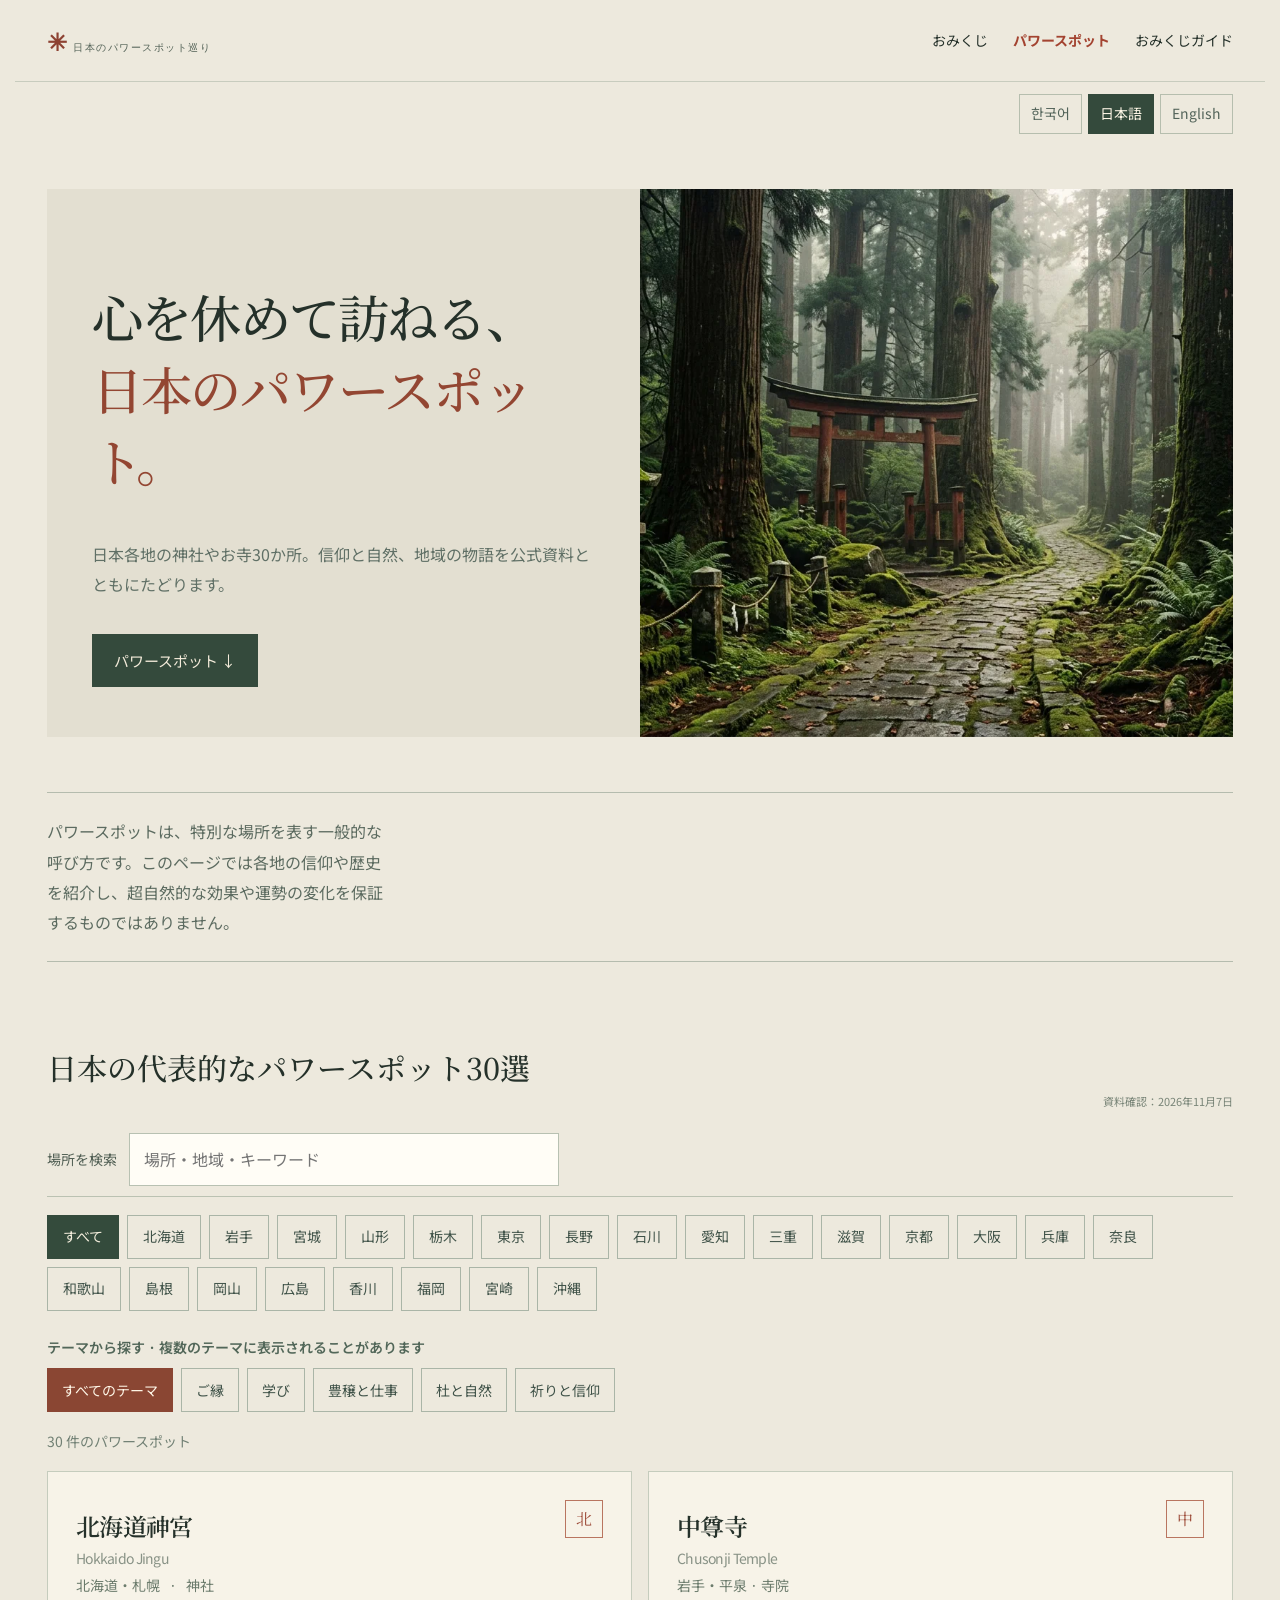
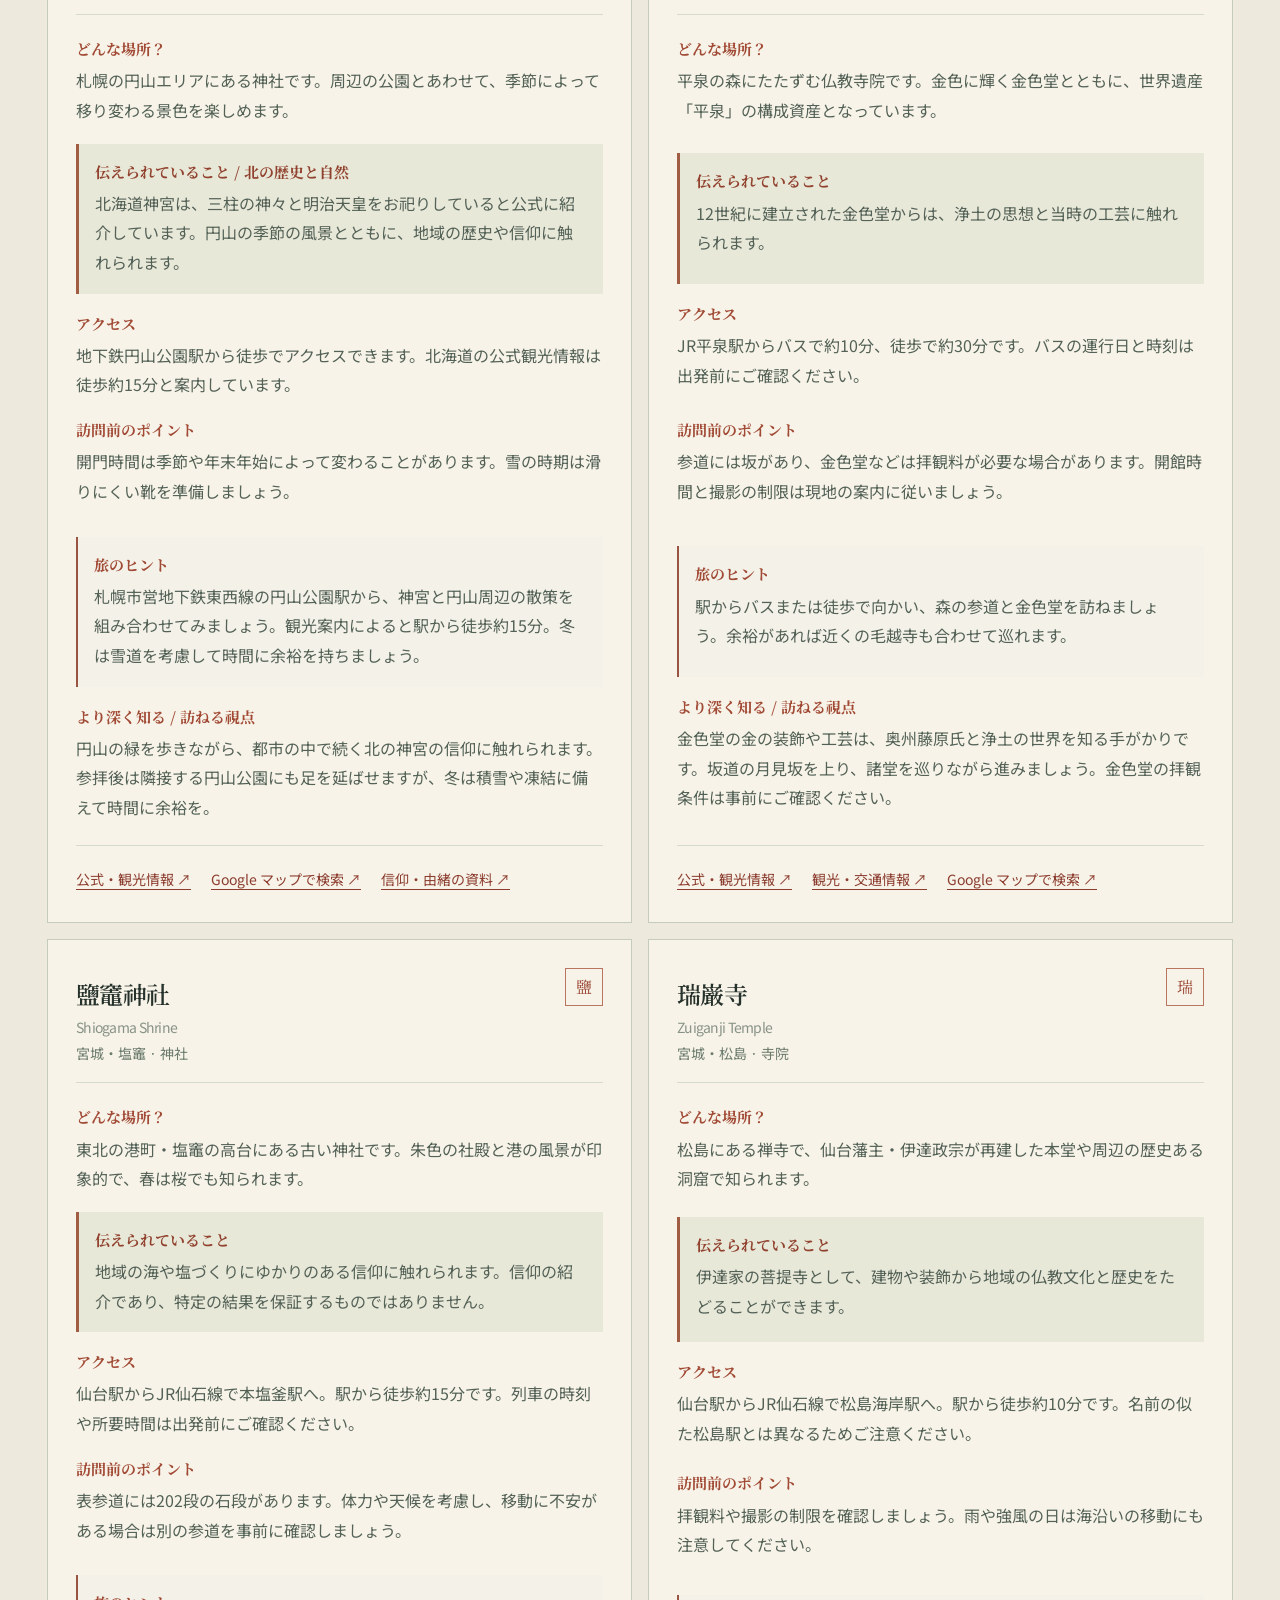
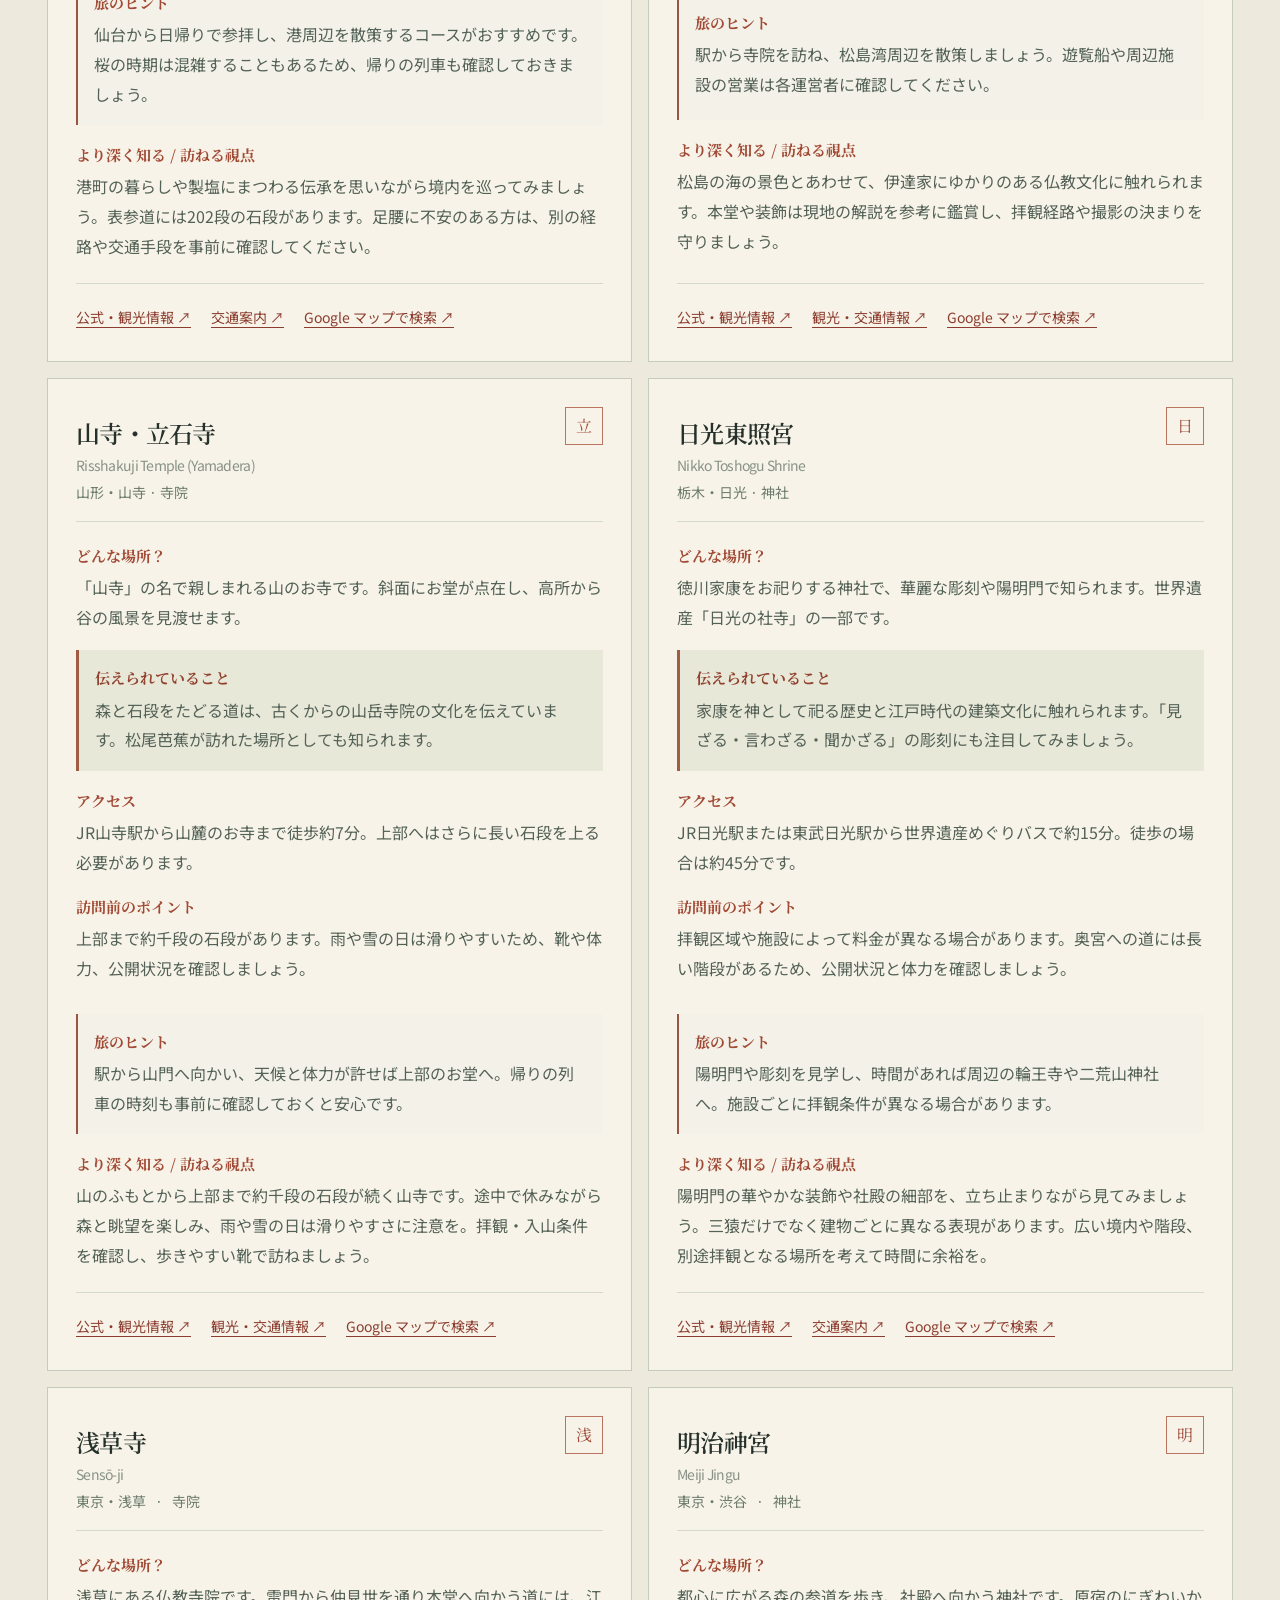
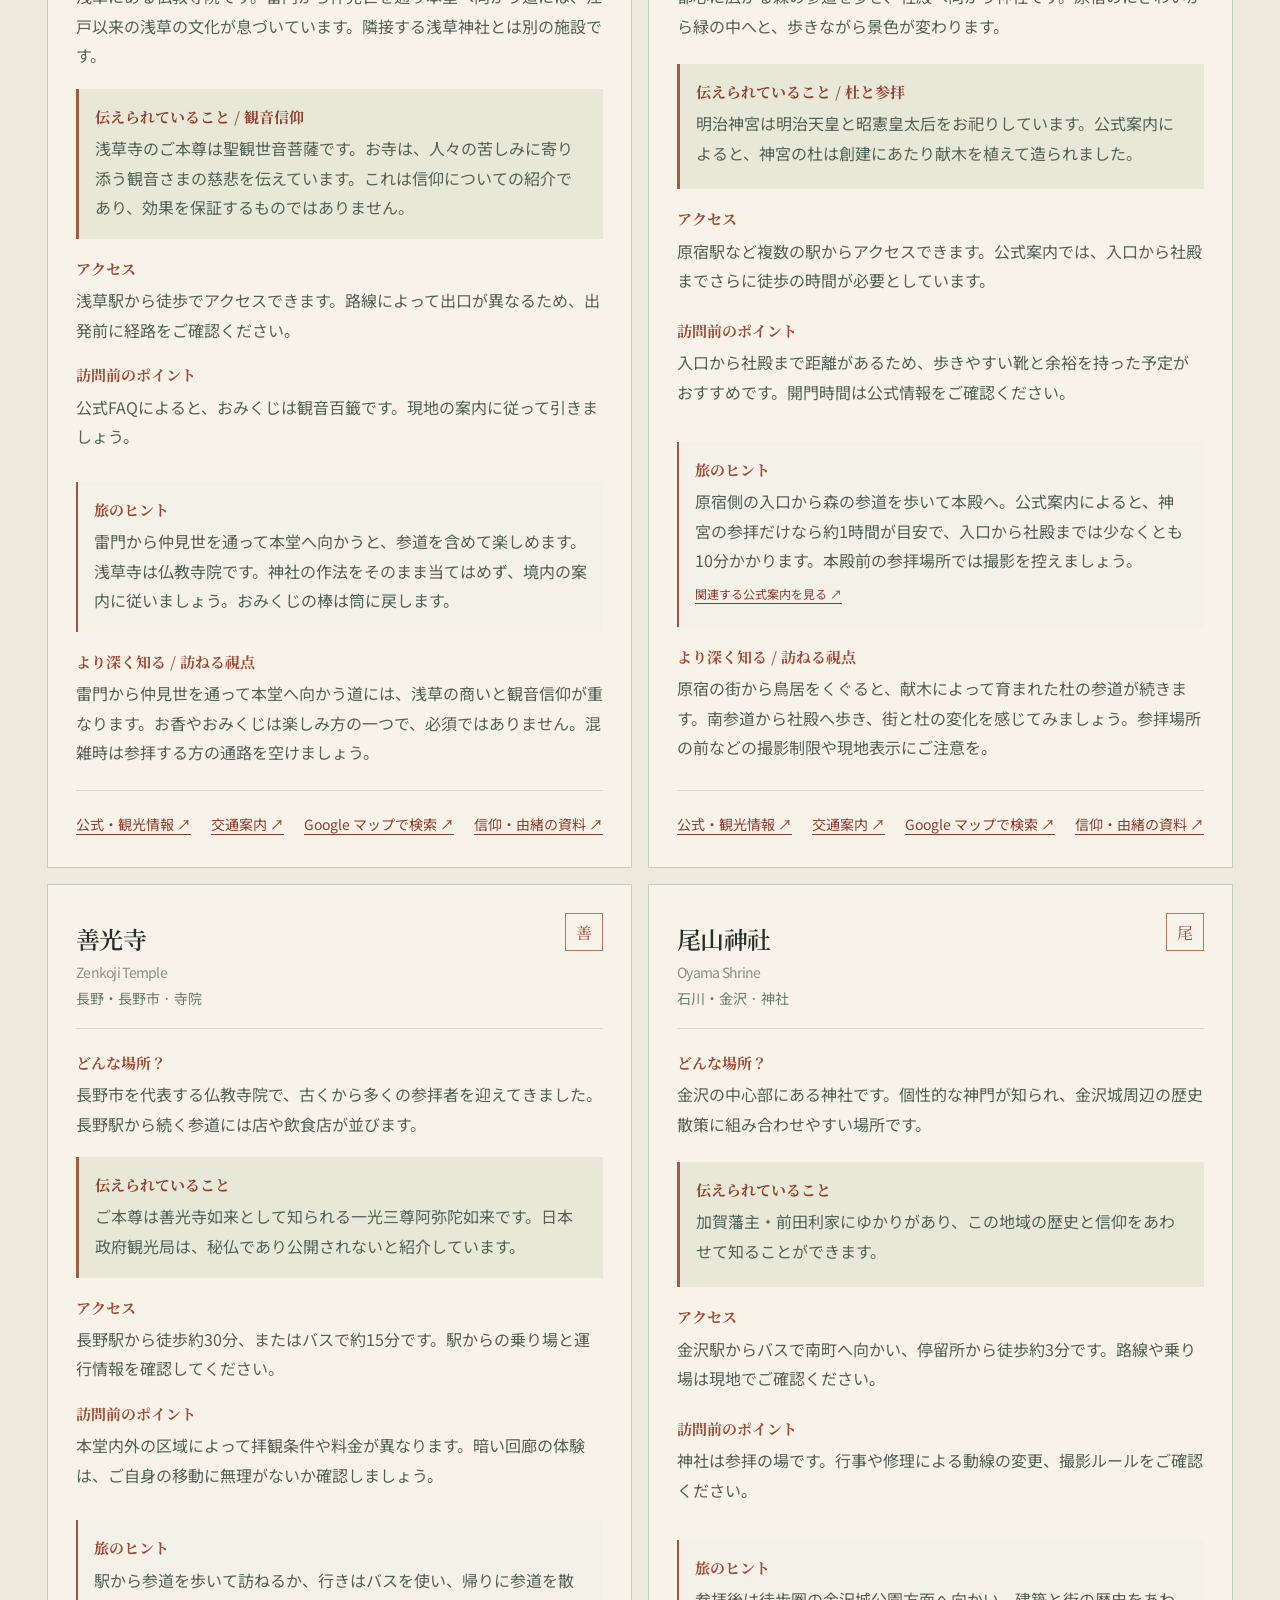
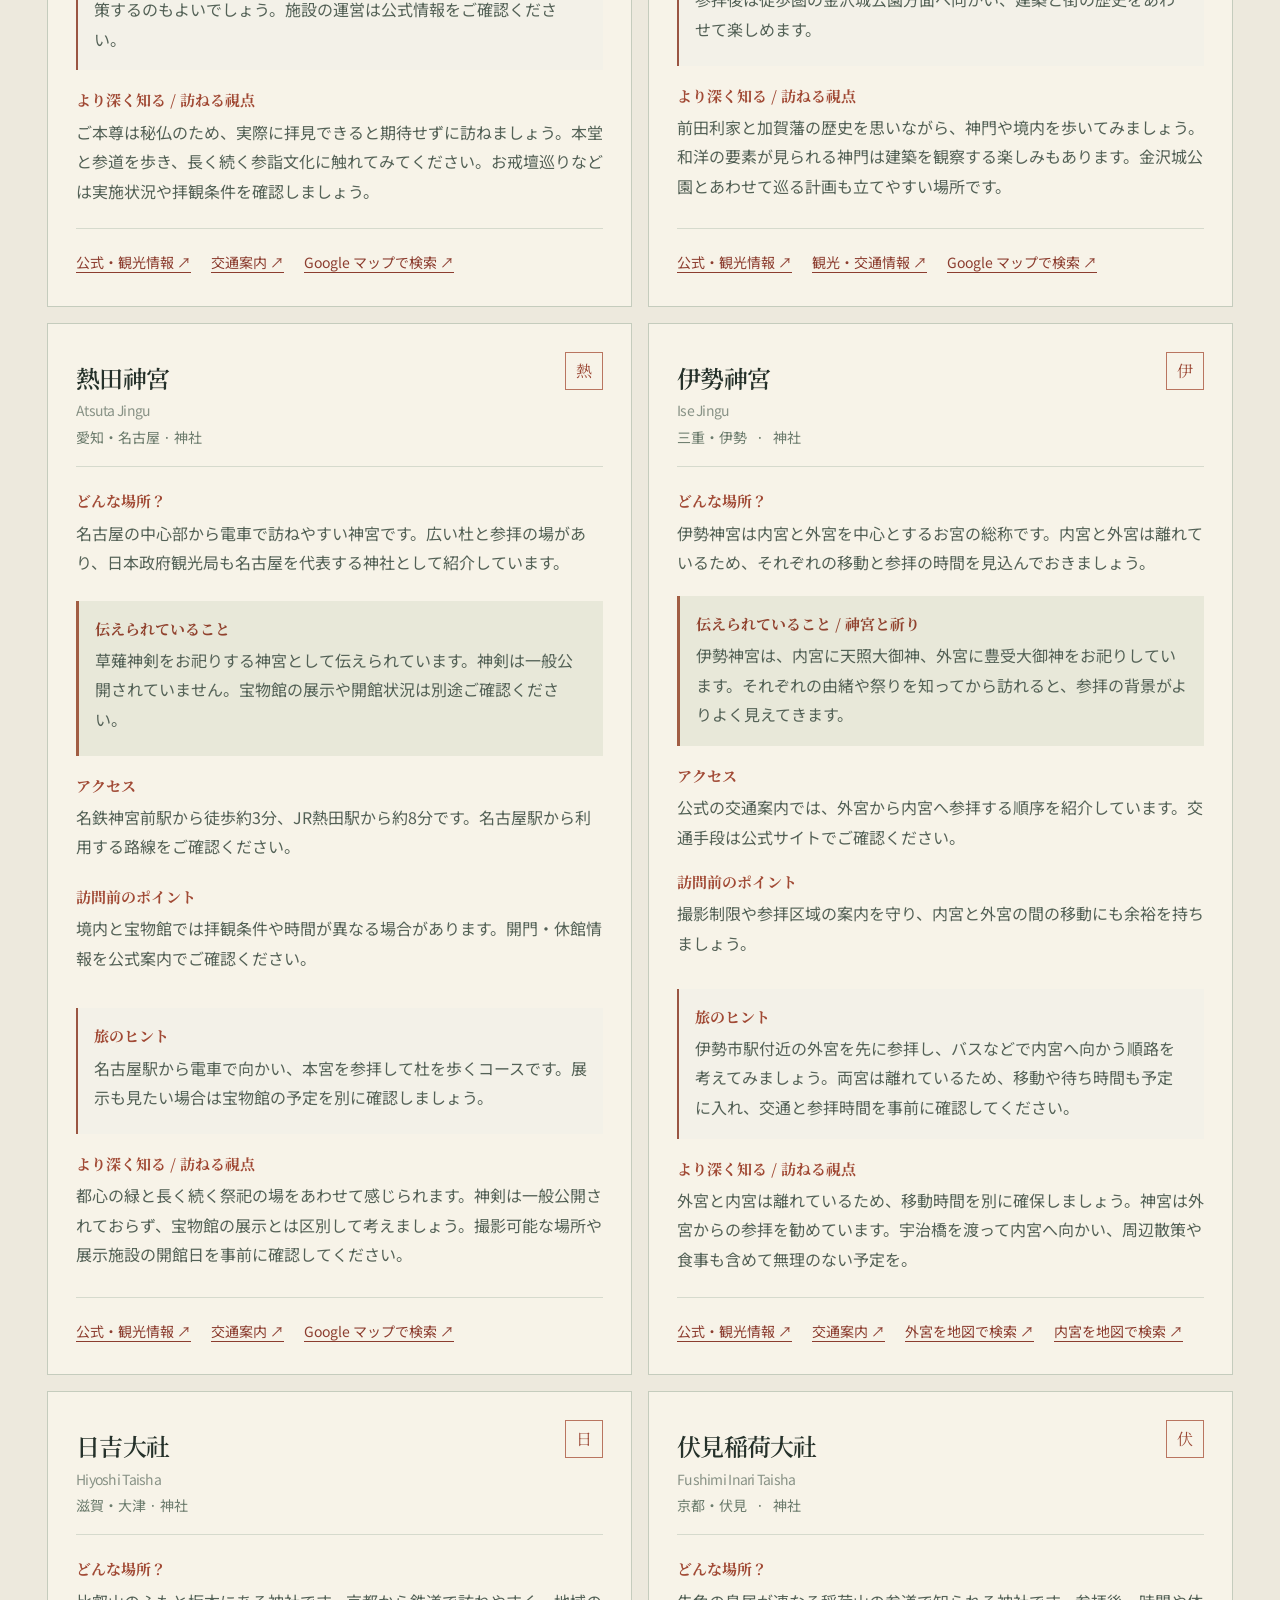
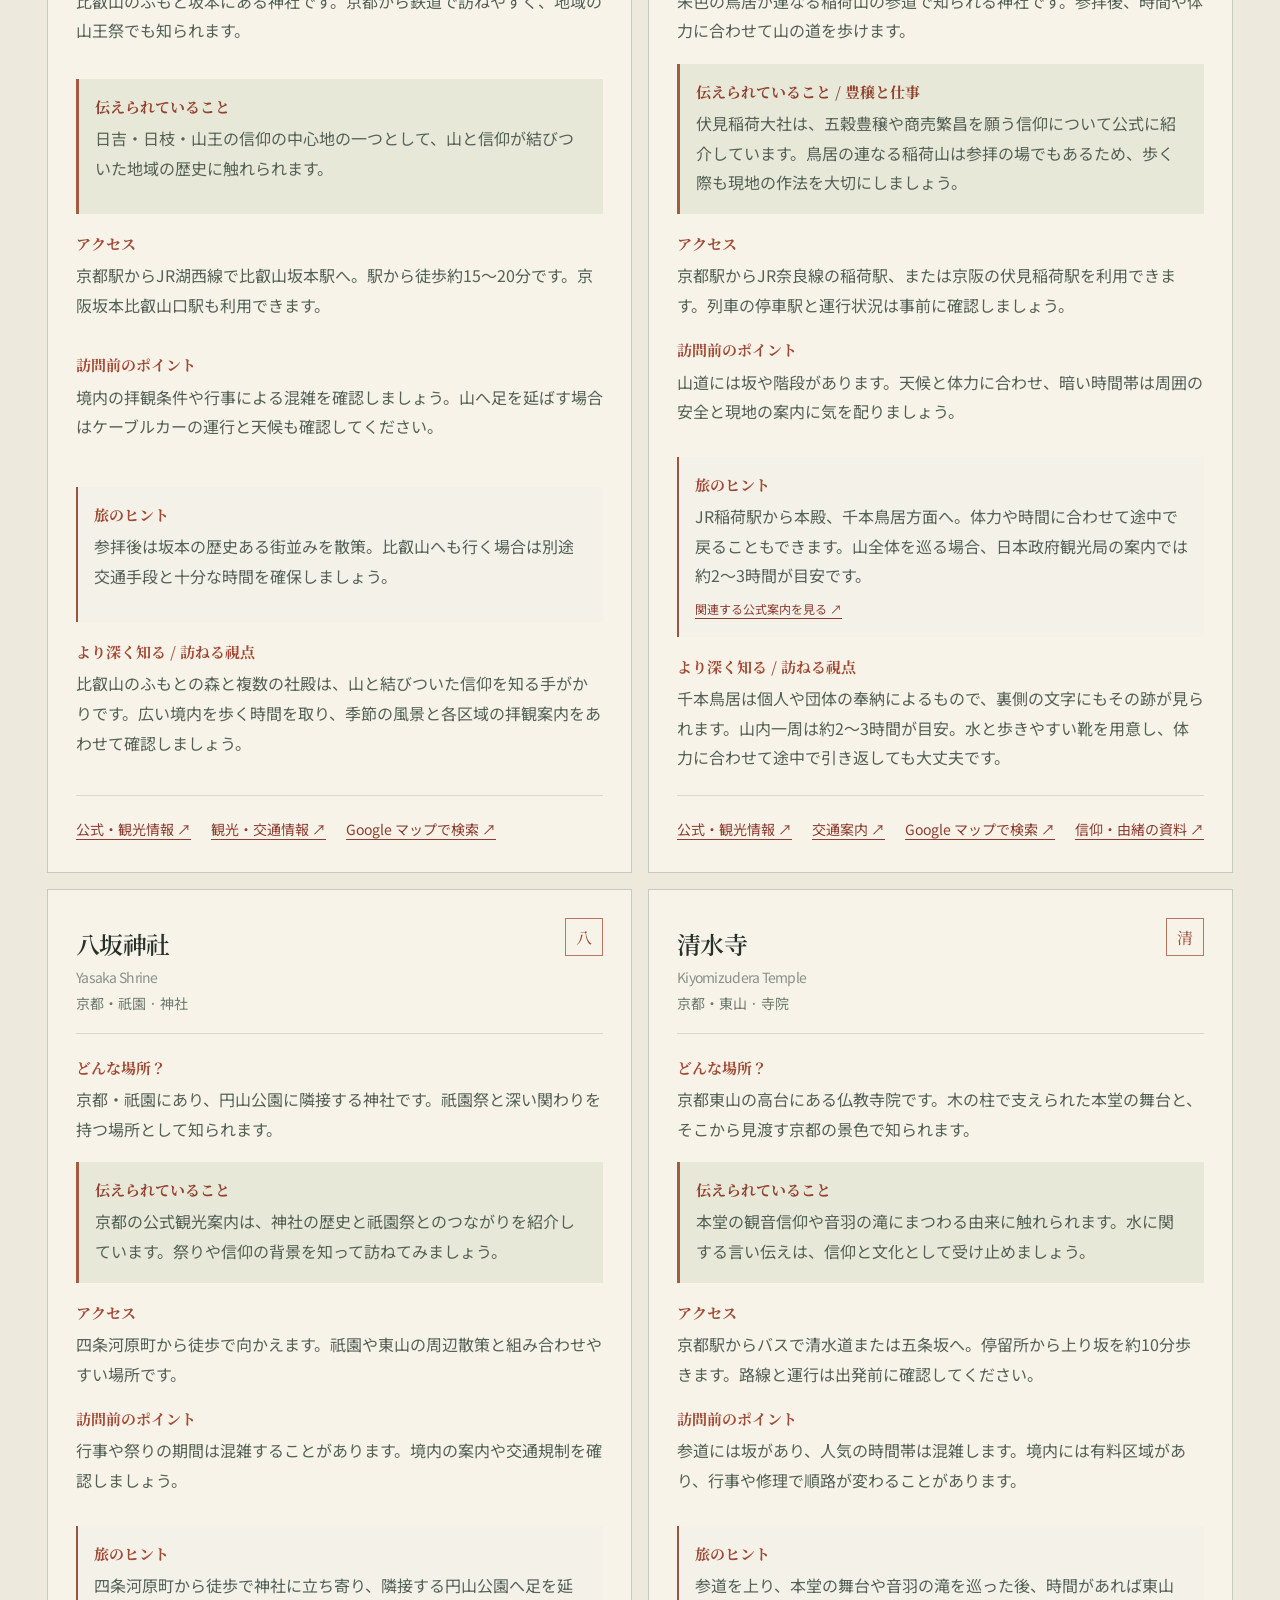
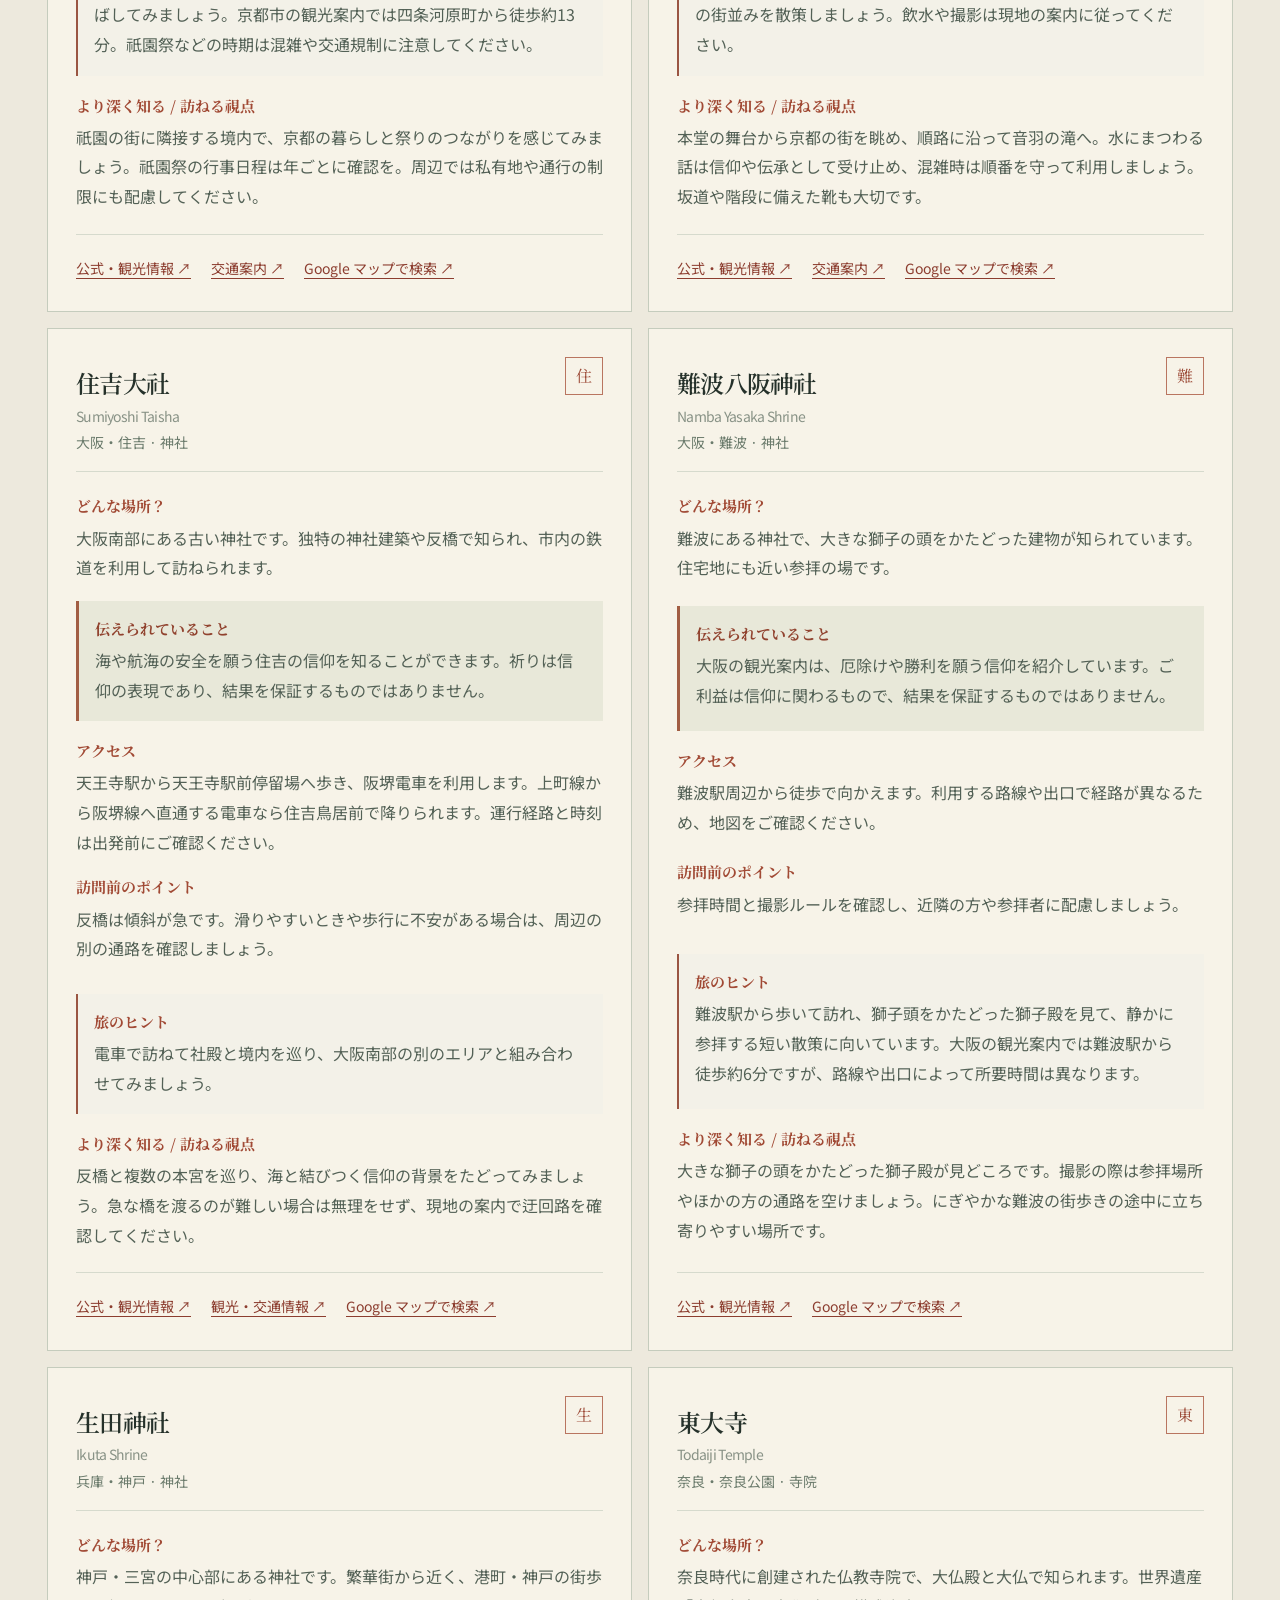
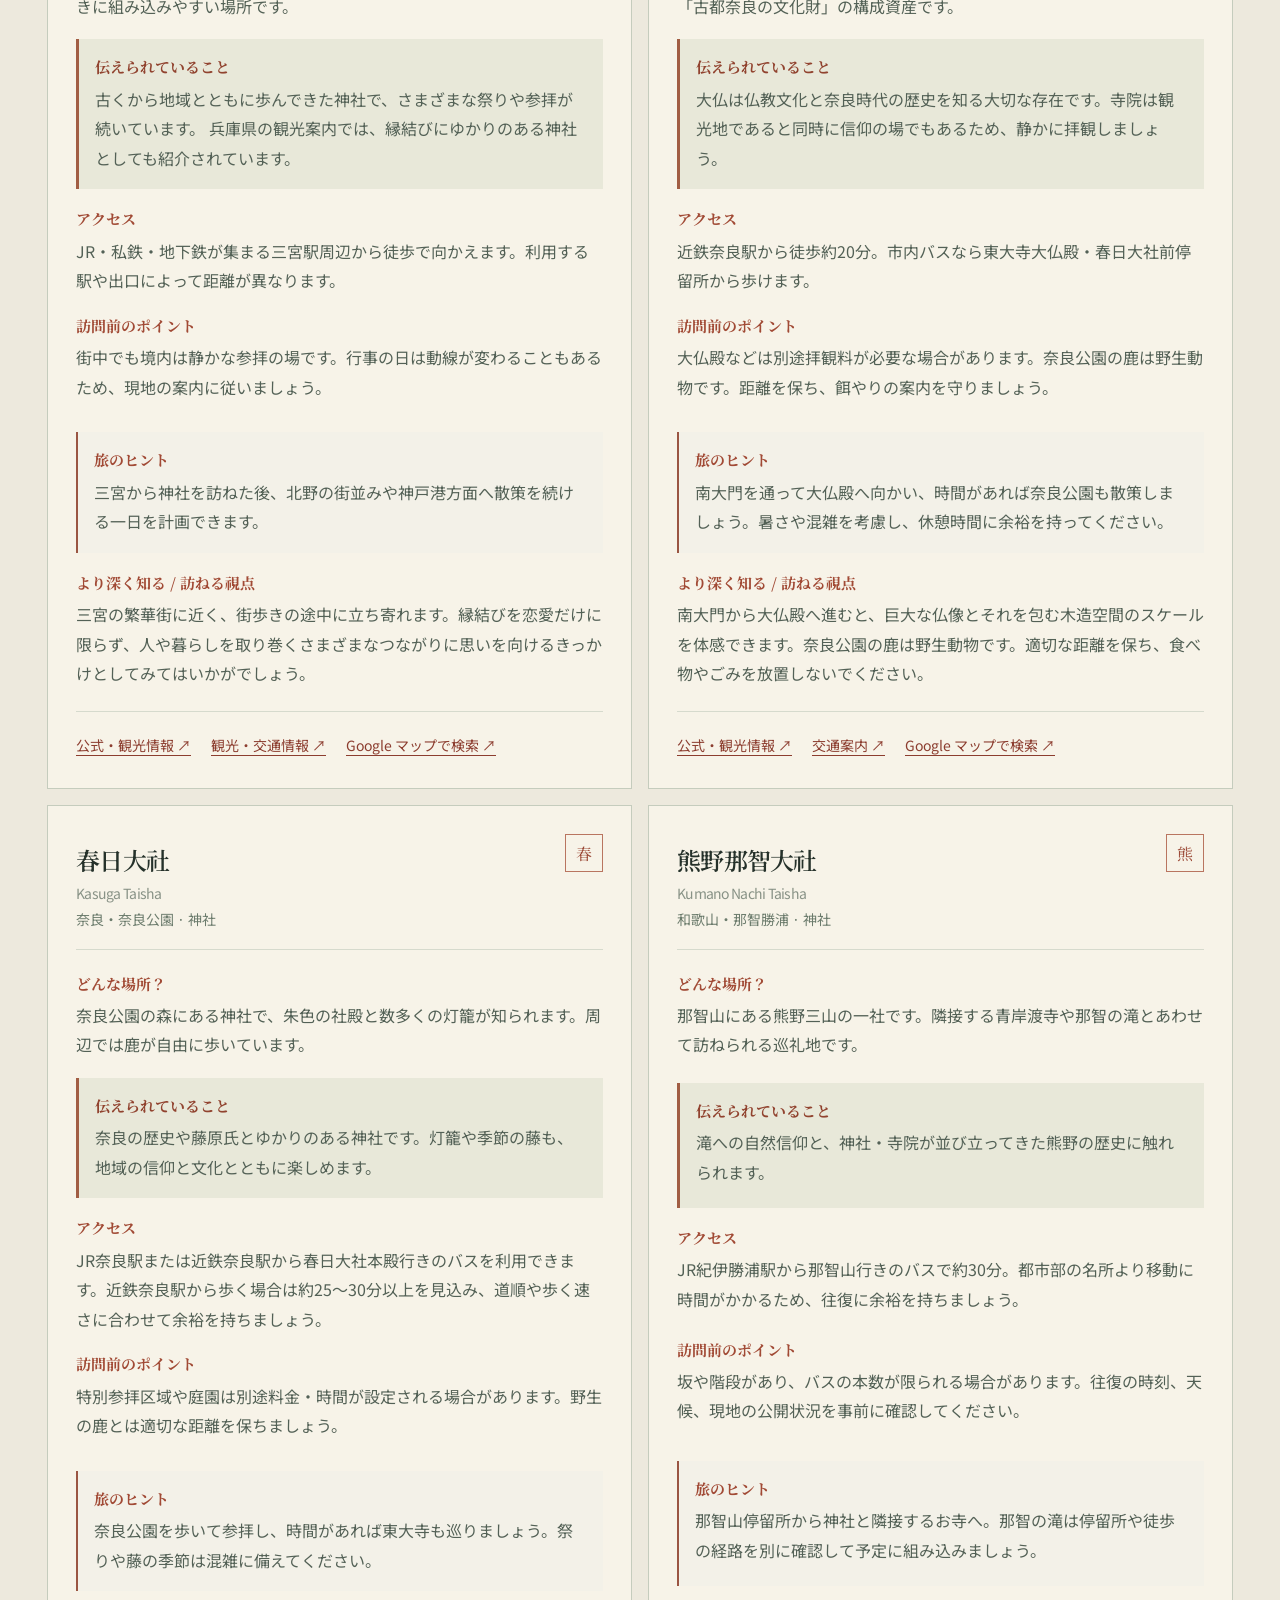
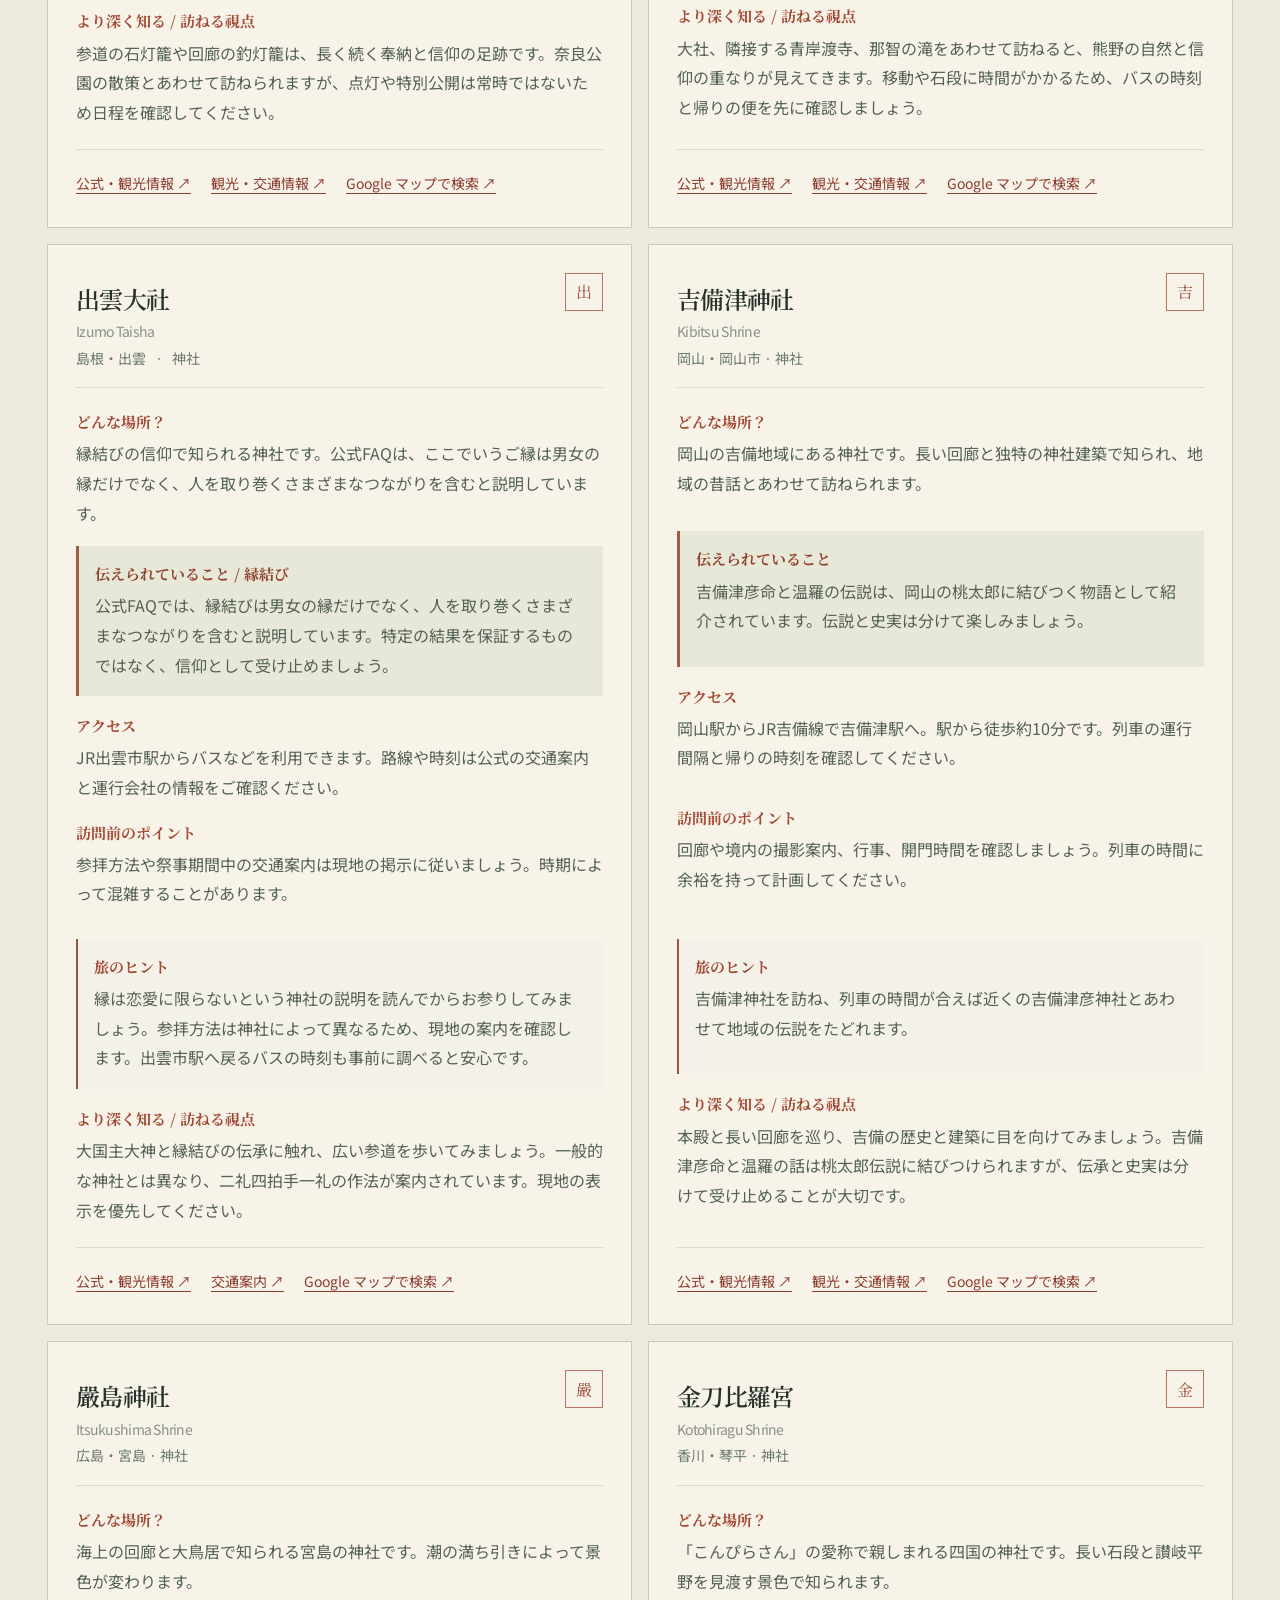
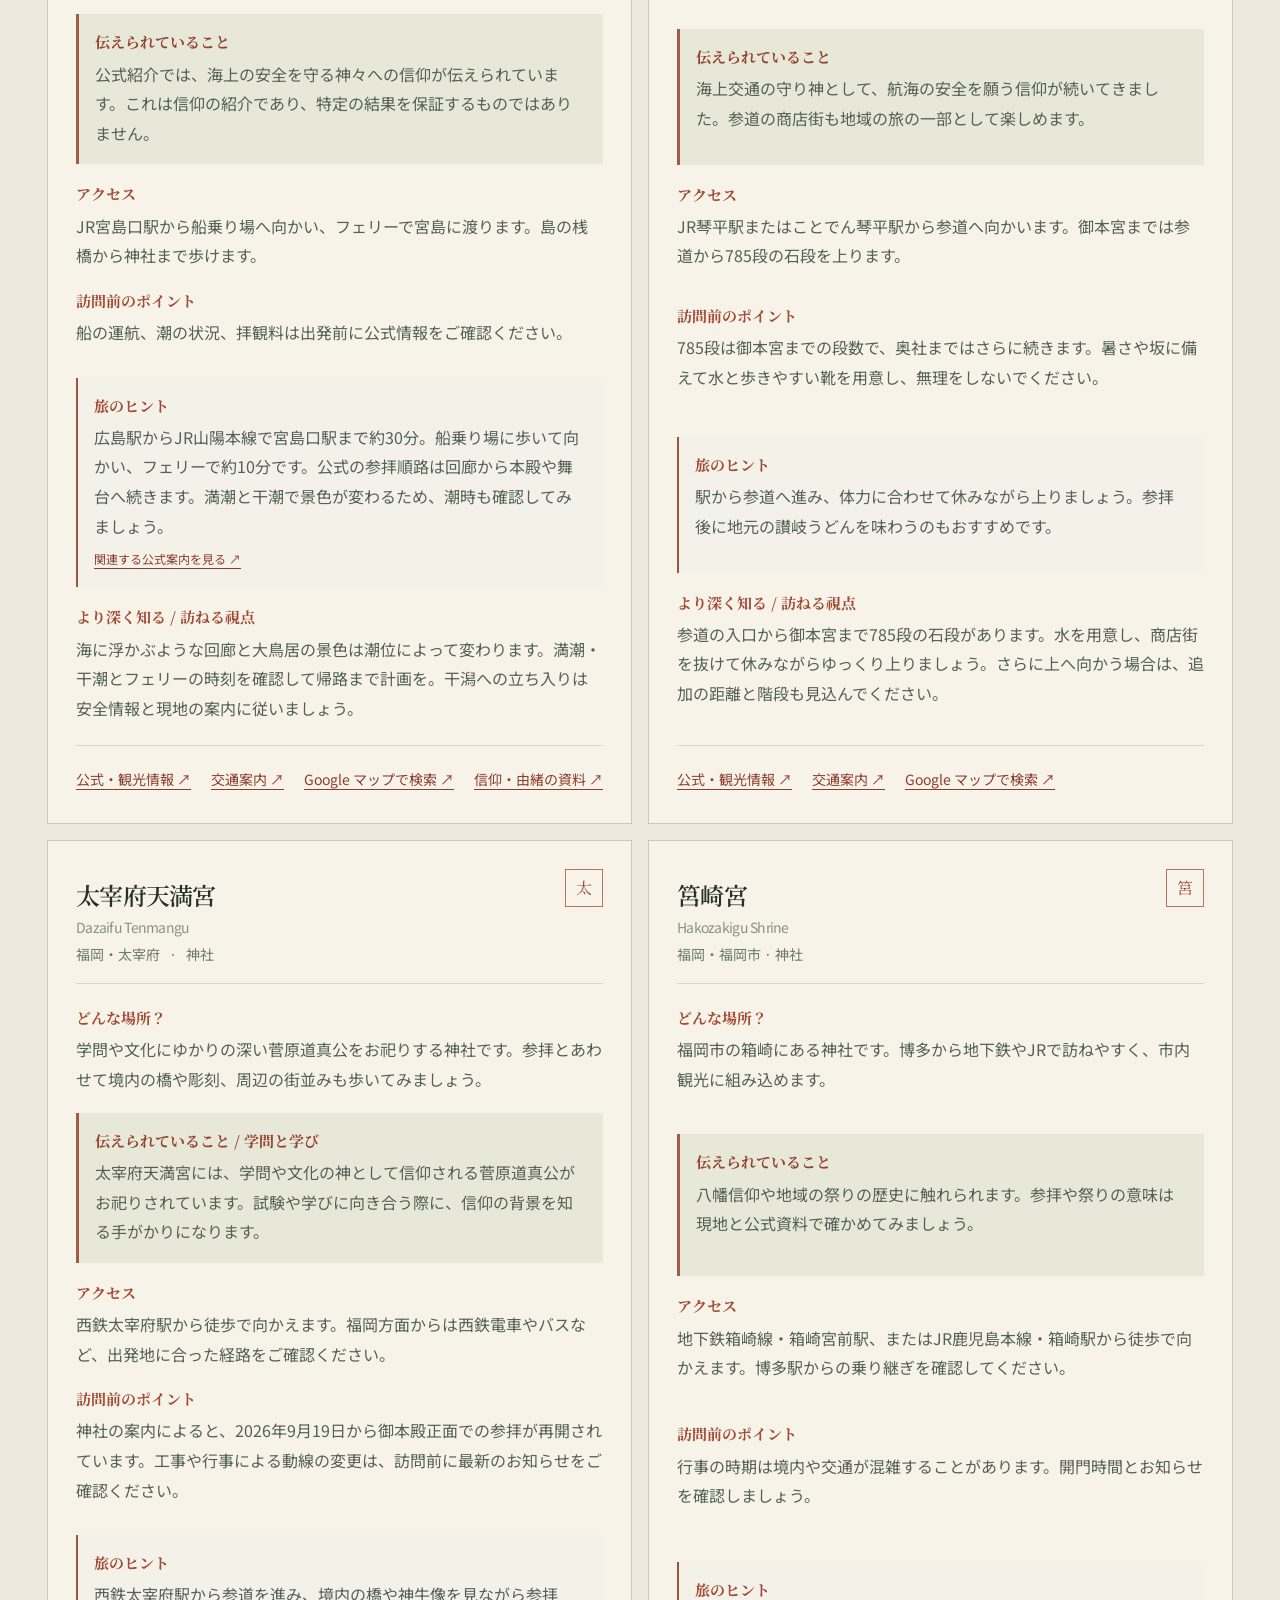
<file: places-ja.html>
<!DOCTYPE html>

<html lang="ja"><head><meta charset="utf-8"/><meta content="width=device-width,initial-scale=1" name="viewport"/><title>日本のパワースポット案内 | 日本のパワースポット巡り</title><meta content="日本各地の神社やお寺30か所。信仰と自然、地域の物語を公式資料とともにたどります。" name="description"/><link href="editorial.css?v=97c0fd6048" rel="stylesheet"/><link href="places.css?v=cc4738d063" rel="stylesheet"/><link href="https://www.japansacred.com/places-ja.html" rel="canonical"/><link href="https://www.japansacred.com/places.html" hreflang="ko" rel="alternate"/><link href="https://www.japansacred.com/places.html" hreflang="x-default" rel="alternate"/><link href="https://www.japansacred.com/places-ja.html" hreflang="ja" rel="alternate"/><link href="https://www.japansacred.com/places-en.html" hreflang="en" rel="alternate"/><meta content="website" property="og:type"/><meta content="日本のパワースポット案内 | 日本のパワースポット巡り" property="og:title"/><meta content="日本各地の神社やお寺30か所。信仰と自然、地域の物語を公式資料とともにたどります。" property="og:description"/><meta content="https://www.japansacred.com/places-ja.html" property="og:url"/><meta content="日本のパワースポット巡り" property="og:site_name"/><link href="footer.css?v=fff2a89142" rel="stylesheet"/><link href="typography.css?v=4a8611229a" rel="stylesheet"/><script data-seo-webpage="" type="application/ld+json">{"@context": "https://schema.org", "@type": "WebPage", "@id": "https://www.japansacred.com/places-ja.html#webpage", "url": "https://www.japansacred.com/places-ja.html", "name": "日本のパワースポット案内 | 日本のパワースポット巡り", "description": "日本各地の神社やお寺30か所。信仰と自然、地域の物語を公式資料とともにたどります。", "inLanguage": "ja"}</script><link href="mobile.css?v=868b908272" rel="stylesheet"/></head><body><header class="nav"><a class="logo" href="index-ja.html">✳ <span>日本のパワースポット巡り</span></a><nav><a href="index-ja.html">おみくじ</a><a aria-current="page" href="places-ja.html">パワースポット</a><a href="guide-ja.html">おみくじガイド</a></nav></header><div aria-label="Language" class="guide-languages"><a href="places.html" lang="ko">한국어</a><a aria-current="page" href="places-ja.html" lang="ja">日本語</a><a href="places-en.html" lang="en">English</a></div><main><section class="places-hero"><div class="hero-content"><h1>心を休めて訪ねる、<br/><em>日本のパワースポット。</em></h1><p>日本各地の神社やお寺30か所。信仰と自然、地域の物語を公式資料とともにたどります。</p><a class="primary" href="#places">パワースポット ↓</a></div><div class="places-hero-photo"><img alt="神社の森を想像して描いたイラスト" decoding="async" height="768" src="places-cover.webp" width="1376"/></div></section><section class="places-intro"><p>パワースポットは、特別な場所を表す一般的な呼び方です。このページでは各地の信仰や歴史を紹介し、超自然的な効果や運勢の変化を保証するものではありません。</p></section><section class="directory" id="places"><div class="directory-header"><div><h2>日本の代表的なパワースポット30選</h2></div><span>資料確認：2026年11月7日</span></div><div class="place-search"><label for="placeSearch">場所を検索</label><input id="placeSearch" placeholder="場所・地域・キーワード" type="search"/></div><div aria-label="地域別に選ぶ" class="filters" role="group"><button aria-pressed="true" data-filter="all" type="button">すべて</button><button aria-pressed="false" data-filter="hokkaido" type="button">北海道</button><button aria-pressed="false" data-filter="iwate" type="button">岩手</button><button aria-pressed="false" data-filter="miyagi" type="button">宮城</button><button aria-pressed="false" data-filter="yamagata" type="button">山形</button><button aria-pressed="false" data-filter="tochigi" type="button">栃木</button><button aria-pressed="false" data-filter="tokyo" type="button">東京</button><button aria-pressed="false" data-filter="nagano" type="button">長野</button><button aria-pressed="false" data-filter="ishikawa" type="button">石川</button><button aria-pressed="false" data-filter="aichi" type="button">愛知</button><button aria-pressed="false" data-filter="mie" type="button">三重</button><button aria-pressed="false" data-filter="shiga" type="button">滋賀</button><button aria-pressed="false" data-filter="kyoto" type="button">京都</button><button aria-pressed="false" data-filter="osaka" type="button">大阪</button><button aria-pressed="false" data-filter="hyogo" type="button">兵庫</button><button aria-pressed="false" data-filter="nara" type="button">奈良</button><button aria-pressed="false" data-filter="wakayama" type="button">和歌山</button><button aria-pressed="false" data-filter="shimane" type="button">島根</button><button aria-pressed="false" data-filter="okayama" type="button">岡山</button><button aria-pressed="false" data-filter="hiroshima" type="button">広島</button><button aria-pressed="false" data-filter="kagawa" type="button">香川</button><button aria-pressed="false" data-filter="fukuoka" type="button">福岡</button><button aria-pressed="false" data-filter="miyazaki" type="button">宮崎</button><button aria-pressed="false" data-filter="okinawa" type="button">沖縄</button></div><p class="theme-heading">テーマから探す · 複数のテーマに表示されることがあります</p><div aria-label="テーマから探す" class="theme-filters" role="group"><button aria-pressed="true" data-topic="all" type="button">すべてのテーマ</button><button aria-pressed="false" data-topic="connections" type="button">ご縁</button><button aria-pressed="false" data-topic="learning" type="button">学び</button><button aria-pressed="false" data-topic="prosperity" type="button">豊穣と仕事</button><button aria-pressed="false" data-topic="forest" type="button">杜と自然</button><button aria-pressed="false" data-topic="faith" type="button">祈りと信仰</button></div><p aria-atomic="true" aria-live="polite" class="count"><span id="count">30</span> 件のパワースポット</p><div class="places-list"><article class="place" data-region="hokkaido" data-topic="faith forest" id="hokkaido"><div class="place-heading"><div><h2>北海道神宮 <small>Hokkaido Jingu</small></h2><p class="place-location">北海道・札幌   ·   神社</p></div><span class="stamp">北</span></div><div class="place-body"><div><h3>どんな場所？</h3><p>札幌の円山エリアにある神社です。周辺の公園とあわせて、季節によって移り変わる景色を楽しめます。</p></div><div class="faith-context"><h3>伝えられていること / 北の歴史と自然</h3><p>北海道神宮は、三柱の神々と明治天皇をお祀りしていると公式に紹介しています。円山の季節の風景とともに、地域の歴史や信仰に触れられます。</p></div><div><h3>アクセス</h3><p>地下鉄円山公園駅から徒歩でアクセスできます。北海道の公式観光情報は徒歩約15分と案内しています。</p></div><div><h3>訪問前のポイント</h3><p>開門時間は季節や年末年始によって変わることがあります。雪の時期は滑りにくい靴を準備しましょう。</p></div><div class="visit-plan"><h3>旅のヒント</h3><p>札幌市営地下鉄東西線の円山公園駅から、神宮と円山周辺の散策を組み合わせてみましょう。観光案内によると駅から徒歩約15分。冬は雪道を考慮して時間に余裕を持ちましょう。</p></div><div class="deep-context"><h3>より深く知る / 訪ねる視点</h3><p>円山の緑を歩きながら、都市の中で続く北の神宮の信仰に触れられます。参拝後は隣接する円山公園にも足を延ばせますが、冬は積雪や凍結に備えて時間に余裕を。</p></div></div><div class="place-links"><a href="https://www.visit-hokkaido.jp/en/spot/detail_10001.html" rel="noopener noreferrer" target="_blank">公式・観光情報 ↗</a><a href="https://www.google.com/maps/search/?api=1&amp;query=%E6%9C%AD%E5%B9%8C%E5%B8%82+%E5%8C%97%E6%B5%B7%E9%81%93%E7%A5%9E%E5%AE%AE" rel="noopener noreferrer" target="_blank">Google マップで検索 ↗</a><a href="http://www.hokkaidojingu.or.jp/history.html" rel="noopener noreferrer" target="_blank">信仰・由緒の資料 ↗</a></div></article><article class="place" data-region="iwate" data-topic="faith forest" id="chusonji"><div class="place-heading"><div><h2>中尊寺 <small>Chusonji Temple</small></h2><p class="place-location">岩手・平泉 · 寺院</p></div><span class="stamp">中</span></div><div class="place-body"><div><h3>どんな場所？</h3><p>平泉の森にたたずむ仏教寺院です。金色に輝く金色堂とともに、世界遺産「平泉」の構成資産となっています。</p></div><div class="faith-context"><h3>伝えられていること</h3><p>12世紀に建立された金色堂からは、浄土の思想と当時の工芸に触れられます。</p></div><div><h3>アクセス</h3><p>JR平泉駅からバスで約10分、徒歩で約30分です。バスの運行日と時刻は出発前にご確認ください。</p></div><div><h3>訪問前のポイント</h3><p>参道には坂があり、金色堂などは拝観料が必要な場合があります。開館時間と撮影の制限は現地の案内に従いましょう。</p></div><div class="visit-plan"><h3>旅のヒント</h3><p>駅からバスまたは徒歩で向かい、森の参道と金色堂を訪ねましょう。余裕があれば近くの毛越寺も合わせて巡れます。</p></div><div class="deep-context"><h3>より深く知る / 訪ねる視点</h3><p>金色堂の金の装飾や工芸は、奥州藤原氏と浄土の世界を知る手がかりです。坂道の月見坂を上り、諸堂を巡りながら進みましょう。金色堂の拝観条件は事前にご確認ください。</p></div></div><div class="place-links"><a href="https://www.chusonji.or.jp/" rel="noopener noreferrer" target="_blank">公式・観光情報 ↗</a><a href="https://www.japan.travel/en/spot/1803/" rel="noopener noreferrer" target="_blank">観光・交通情報 ↗</a><a href="https://www.google.com/maps/search/?api=1&amp;query=%E5%B2%A9%E6%89%8B%E7%9C%8C+%E5%B9%B3%E6%B3%89%E7%94%BA+%E4%B8%AD%E5%B0%8A%E5%AF%BA" rel="noopener noreferrer" target="_blank">Google マップで検索 ↗</a></div></article><article class="place" data-region="miyagi" data-topic="faith" id="shiogama"><div class="place-heading"><div><h2>鹽竈神社 <small>Shiogama Shrine</small></h2><p class="place-location">宮城・塩竈 · 神社</p></div><span class="stamp">鹽</span></div><div class="place-body"><div><h3>どんな場所？</h3><p>東北の港町・塩竈の高台にある古い神社です。朱色の社殿と港の風景が印象的で、春は桜でも知られます。</p></div><div class="faith-context"><h3>伝えられていること</h3><p>地域の海や塩づくりにゆかりのある信仰に触れられます。信仰の紹介であり、特定の結果を保証するものではありません。</p></div><div><h3>アクセス</h3><p>仙台駅からJR仙石線で本塩釜駅へ。駅から徒歩約15分です。列車の時刻や所要時間は出発前にご確認ください。</p></div><div><h3>訪問前のポイント</h3><p>表参道には202段の石段があります。体力や天候を考慮し、移動に不安がある場合は別の参道を事前に確認しましょう。</p></div><div class="visit-plan"><h3>旅のヒント</h3><p>仙台から日帰りで参拝し、港周辺を散策するコースがおすすめです。桜の時期は混雑することもあるため、帰りの列車も確認しておきましょう。</p></div><div class="deep-context"><h3>より深く知る / 訪ねる視点</h3><p>港町の暮らしや製塩にまつわる伝承を思いながら境内を巡ってみましょう。表参道には202段の石段があります。足腰に不安のある方は、別の経路や交通手段を事前に確認してください。</p></div></div><div class="place-links"><a href="https://visitmiyagi.com/articles/shiogama-shrine/" rel="noopener noreferrer" target="_blank">公式・観光情報 ↗</a><a href="https://www.japan.travel/en/destinations/tohoku/miyagi/coast-line/" rel="noopener noreferrer" target="_blank">交通案内 ↗</a><a href="https://www.google.com/maps/search/?api=1&amp;query=%E5%AE%AE%E5%9F%8E%E7%9C%8C+%E5%A1%A9%E7%AB%88%E5%B8%82+%E9%B9%BD%E7%AB%88%E7%A5%9E%E7%A4%BE" rel="noopener noreferrer" target="_blank">Google マップで検索 ↗</a></div></article><article class="place" data-region="miyagi" data-topic="faith" id="zuiganji"><div class="place-heading"><div><h2>瑞巌寺 <small>Zuiganji Temple</small></h2><p class="place-location">宮城・松島 · 寺院</p></div><span class="stamp">瑞</span></div><div class="place-body"><div><h3>どんな場所？</h3><p>松島にある禅寺で、仙台藩主・伊達政宗が再建した本堂や周辺の歴史ある洞窟で知られます。</p></div><div class="faith-context"><h3>伝えられていること</h3><p>伊達家の菩提寺として、建物や装飾から地域の仏教文化と歴史をたどることができます。</p></div><div><h3>アクセス</h3><p>仙台駅からJR仙石線で松島海岸駅へ。駅から徒歩約10分です。名前の似た松島駅とは異なるためご注意ください。</p></div><div><h3>訪問前のポイント</h3><p>拝観料や撮影の制限を確認しましょう。雨や強風の日は海沿いの移動にも注意してください。</p></div><div class="visit-plan"><h3>旅のヒント</h3><p>駅から寺院を訪ね、松島湾周辺を散策しましょう。遊覧船や周辺施設の営業は各運営者に確認してください。</p></div><div class="deep-context"><h3>より深く知る / 訪ねる視点</h3><p>松島の海の景色とあわせて、伊達家にゆかりのある仏教文化に触れられます。本堂や装飾は現地の解説を参考に鑑賞し、拝観経路や撮影の決まりを守りましょう。</p></div></div><div class="place-links"><a href="https://www.zuiganji.or.jp/" rel="noopener noreferrer" target="_blank">公式・観光情報 ↗</a><a href="https://www.japan.travel/en/spot/2127/" rel="noopener noreferrer" target="_blank">観光・交通情報 ↗</a><a href="https://www.google.com/maps/search/?api=1&amp;query=%E5%AE%AE%E5%9F%8E%E7%9C%8C+%E6%9D%BE%E5%B3%B6%E7%94%BA+%E7%91%9E%E5%B7%8C%E5%AF%BA" rel="noopener noreferrer" target="_blank">Google マップで検索 ↗</a></div></article><article class="place" data-region="yamagata" data-topic="faith forest" id="yamadera"><div class="place-heading"><div><h2>山寺・立石寺 <small>Risshakuji Temple (Yamadera)</small></h2><p class="place-location">山形・山寺 · 寺院</p></div><span class="stamp">立</span></div><div class="place-body"><div><h3>どんな場所？</h3><p>「山寺」の名で親しまれる山のお寺です。斜面にお堂が点在し、高所から谷の風景を見渡せます。</p></div><div class="faith-context"><h3>伝えられていること</h3><p>森と石段をたどる道は、古くからの山岳寺院の文化を伝えています。松尾芭蕉が訪れた場所としても知られます。</p></div><div><h3>アクセス</h3><p>JR山寺駅から山麓のお寺まで徒歩約7分。上部へはさらに長い石段を上る必要があります。</p></div><div><h3>訪問前のポイント</h3><p>上部まで約千段の石段があります。雨や雪の日は滑りやすいため、靴や体力、公開状況を確認しましょう。</p></div><div class="visit-plan"><h3>旅のヒント</h3><p>駅から山門へ向かい、天候と体力が許せば上部のお堂へ。帰りの列車の時刻も事前に確認しておくと安心です。</p></div><div class="deep-context"><h3>より深く知る / 訪ねる視点</h3><p>山のふもとから上部まで約千段の石段が続く山寺です。途中で休みながら森と眺望を楽しみ、雨や雪の日は滑りやすさに注意を。拝観・入山条件を確認し、歩きやすい靴で訪ねましょう。</p></div></div><div class="place-links"><a href="https://yamagatakanko.com/attractions/detail_2352.html" rel="noopener noreferrer" target="_blank">公式・観光情報 ↗</a><a href="https://www.japan.travel/en/spot/1796/" rel="noopener noreferrer" target="_blank">観光・交通情報 ↗</a><a href="https://www.google.com/maps/search/?api=1&amp;query=%E5%B1%B1%E5%BD%A2%E5%B8%82+%E5%B1%B1%E5%AF%BA+%E7%AB%8B%E7%9F%B3%E5%AF%BA" rel="noopener noreferrer" target="_blank">Google マップで検索 ↗</a></div></article><article class="place" data-region="tochigi" data-topic="faith" id="nikko"><div class="place-heading"><div><h2>日光東照宮 <small>Nikko Toshogu Shrine</small></h2><p class="place-location">栃木・日光 · 神社</p></div><span class="stamp">日</span></div><div class="place-body"><div><h3>どんな場所？</h3><p>徳川家康をお祀りする神社で、華麗な彫刻や陽明門で知られます。世界遺産「日光の社寺」の一部です。</p></div><div class="faith-context"><h3>伝えられていること</h3><p>家康を神として祀る歴史と江戸時代の建築文化に触れられます。「見ざる・言わざる・聞かざる」の彫刻にも注目してみましょう。</p></div><div><h3>アクセス</h3><p>JR日光駅または東武日光駅から世界遺産めぐりバスで約15分。徒歩の場合は約45分です。</p></div><div><h3>訪問前のポイント</h3><p>拝観区域や施設によって料金が異なる場合があります。奥宮への道には長い階段があるため、公開状況と体力を確認しましょう。</p></div><div class="visit-plan"><h3>旅のヒント</h3><p>陽明門や彫刻を見学し、時間があれば周辺の輪王寺や二荒山神社へ。施設ごとに拝観条件が異なる場合があります。</p></div><div class="deep-context"><h3>より深く知る / 訪ねる視点</h3><p>陽明門の華やかな装飾や社殿の細部を、立ち止まりながら見てみましょう。三猿だけでなく建物ごとに異なる表現があります。広い境内や階段、別途拝観となる場所を考えて時間に余裕を。</p></div></div><div class="place-links"><a href="https://toshogu.jp/" rel="noopener noreferrer" target="_blank">公式・観光情報 ↗</a><a href="https://www.japan.travel/en/spot/1482/" rel="noopener noreferrer" target="_blank">交通案内 ↗</a><a href="https://www.google.com/maps/search/?api=1&amp;query=%E6%A0%83%E6%9C%A8%E7%9C%8C+%E6%97%A5%E5%85%89%E5%B8%82+%E6%97%A5%E5%85%89%E6%9D%B1%E7%85%A7%E5%AE%AE" rel="noopener noreferrer" target="_blank">Google マップで検索 ↗</a></div></article><article class="place" data-region="tokyo" data-topic="faith" id="sensoji"><div class="place-heading"><div><h2>浅草寺 <small>Sensō-ji</small></h2><p class="place-location">東京・浅草   ·   寺院</p></div><span class="stamp">浅</span></div><div class="place-body"><div><h3>どんな場所？</h3><p>浅草にある仏教寺院です。雷門から仲見世を通り本堂へ向かう道には、江戸以来の浅草の文化が息づいています。隣接する浅草神社とは別の施設です。</p></div><div class="faith-context"><h3>伝えられていること / 観音信仰</h3><p>浅草寺のご本尊は聖観世音菩薩です。お寺は、人々の苦しみに寄り添う観音さまの慈悲を伝えています。これは信仰についての紹介であり、効果を保証するものではありません。</p></div><div><h3>アクセス</h3><p>浅草駅から徒歩でアクセスできます。路線によって出口が異なるため、出発前に経路をご確認ください。</p></div><div><h3>訪問前のポイント</h3><p>公式FAQによると、おみくじは観音百籤です。現地の案内に従って引きましょう。</p></div><div class="visit-plan"><h3>旅のヒント</h3><p>雷門から仲見世を通って本堂へ向かうと、参道を含めて楽しめます。浅草寺は仏教寺院です。神社の作法をそのまま当てはめず、境内の案内に従いましょう。おみくじの棒は筒に戻します。</p></div><div class="deep-context"><h3>より深く知る / 訪ねる視点</h3><p>雷門から仲見世を通って本堂へ向かう道には、浅草の商いと観音信仰が重なります。お香やおみくじは楽しみ方の一つで、必須ではありません。混雑時は参拝する方の通路を空けましょう。</p></div></div><div class="place-links"><a href="https://www.senso-ji.jp/faq/" rel="noopener noreferrer" target="_blank">公式・観光情報 ↗</a><a href="https://www.gotokyo.org/en/spot/15/index.html" rel="noopener noreferrer" target="_blank">交通案内 ↗</a><a href="https://www.google.com/maps/search/?api=1&amp;query=%E6%9D%B1%E4%BA%AC%E9%83%BD+%E5%8F%B0%E6%9D%B1%E5%8C%BA+%E6%B5%85%E8%8D%89%E5%AF%BA" rel="noopener noreferrer" target="_blank">Google マップで検索 ↗</a><a href="https://www.senso-ji.jp/about/gohonzon.html" rel="noopener noreferrer" target="_blank">信仰・由緒の資料 ↗</a></div></article><article class="place" data-region="tokyo" data-topic="faith forest" id="meiji"><div class="place-heading"><div><h2>明治神宮 <small>Meiji Jingu</small></h2><p class="place-location">東京・渋谷   ·   神社</p></div><span class="stamp">明</span></div><div class="place-body"><div><h3>どんな場所？</h3><p>都心に広がる森の参道を歩き、社殿へ向かう神社です。原宿のにぎわいから緑の中へと、歩きながら景色が変わります。</p></div><div class="faith-context"><h3>伝えられていること / 杜と参拝</h3><p>明治神宮は明治天皇と昭憲皇太后をお祀りしています。公式案内によると、神宮の杜は創建にあたり献木を植えて造られました。</p></div><div><h3>アクセス</h3><p>原宿駅など複数の駅からアクセスできます。公式案内では、入口から社殿までさらに徒歩の時間が必要としています。</p></div><div><h3>訪問前のポイント</h3><p>入口から社殿まで距離があるため、歩きやすい靴と余裕を持った予定がおすすめです。開門時間は公式情報をご確認ください。</p></div><div class="visit-plan"><h3>旅のヒント</h3><p>原宿側の入口から森の参道を歩いて本殿へ。公式案内によると、神宮の参拝だけなら約1時間が目安で、入口から社殿までは少なくとも10分かかります。本殿前の参拝場所では撮影を控えましょう。</p><a href="https://www.meijijingu.or.jp/en/qa/" rel="noopener noreferrer" target="_blank">関連する公式案内を見る ↗</a></div><div class="deep-context"><h3>より深く知る / 訪ねる視点</h3><p>原宿の街から鳥居をくぐると、献木によって育まれた杜の参道が続きます。南参道から社殿へ歩き、街と杜の変化を感じてみましょう。参拝場所の前などの撮影制限や現地表示にご注意を。</p></div></div><div class="place-links"><a href="https://www.meijijingu.or.jp/en/" rel="noopener noreferrer" target="_blank">公式・観光情報 ↗</a><a href="https://www.meijijingu.or.jp/en/access/" rel="noopener noreferrer" target="_blank">交通案内 ↗</a><a href="https://www.google.com/maps/search/?api=1&amp;query=%E6%9D%B1%E4%BA%AC%E9%83%BD+%E6%B8%8B%E8%B0%B7%E5%8C%BA+%E6%98%8E%E6%B2%BB%E7%A5%9E%E5%AE%AE" rel="noopener noreferrer" target="_blank">Google マップで検索 ↗</a><a href="https://www.meijijingu.or.jp/about/" rel="noopener noreferrer" target="_blank">信仰・由緒の資料 ↗</a></div></article><article class="place" data-region="nagano" data-topic="faith" id="zenkoji"><div class="place-heading"><div><h2>善光寺 <small>Zenkoji Temple</small></h2><p class="place-location">長野・長野市 · 寺院</p></div><span class="stamp">善</span></div><div class="place-body"><div><h3>どんな場所？</h3><p>長野市を代表する仏教寺院で、古くから多くの参拝者を迎えてきました。長野駅から続く参道には店や飲食店が並びます。</p></div><div class="faith-context"><h3>伝えられていること</h3><p>ご本尊は善光寺如来として知られる一光三尊阿弥陀如来です。日本政府観光局は、秘仏であり公開されないと紹介しています。</p></div><div><h3>アクセス</h3><p>長野駅から徒歩約30分、またはバスで約15分です。駅からの乗り場と運行情報を確認してください。</p></div><div><h3>訪問前のポイント</h3><p>本堂内外の区域によって拝観条件や料金が異なります。暗い回廊の体験は、ご自身の移動に無理がないか確認しましょう。</p></div><div class="visit-plan"><h3>旅のヒント</h3><p>駅から参道を歩いて訪ねるか、行きはバスを使い、帰りに参道を散策するのもよいでしょう。施設の運営は公式情報をご確認ください。</p></div><div class="deep-context"><h3>より深く知る / 訪ねる視点</h3><p>ご本尊は秘仏のため、実際に拝見できると期待せずに訪ねましょう。本堂と参道を歩き、長く続く参詣文化に触れてみてください。お戒壇巡りなどは実施状況や拝観条件を確認しましょう。</p></div></div><div class="place-links"><a href="https://www.zenkoji.jp/en/" rel="noopener noreferrer" target="_blank">公式・観光情報 ↗</a><a href="https://www.japan.travel/en/spot/1338/" rel="noopener noreferrer" target="_blank">交通案内 ↗</a><a href="https://www.google.com/maps/search/?api=1&amp;query=%E9%95%B7%E9%87%8E%E7%9C%8C+%E9%95%B7%E9%87%8E%E5%B8%82+%E5%96%84%E5%85%89%E5%AF%BA" rel="noopener noreferrer" target="_blank">Google マップで検索 ↗</a></div></article><article class="place" data-region="ishikawa" data-topic="faith" id="oyama"><div class="place-heading"><div><h2>尾山神社 <small>Oyama Shrine</small></h2><p class="place-location">石川・金沢 · 神社</p></div><span class="stamp">尾</span></div><div class="place-body"><div><h3>どんな場所？</h3><p>金沢の中心部にある神社です。個性的な神門が知られ、金沢城周辺の歴史散策に組み合わせやすい場所です。</p></div><div class="faith-context"><h3>伝えられていること</h3><p>加賀藩主・前田利家にゆかりがあり、この地域の歴史と信仰をあわせて知ることができます。</p></div><div><h3>アクセス</h3><p>金沢駅からバスで南町へ向かい、停留所から徒歩約3分です。路線や乗り場は現地でご確認ください。</p></div><div><h3>訪問前のポイント</h3><p>神社は参拝の場です。行事や修理による動線の変更、撮影ルールをご確認ください。</p></div><div class="visit-plan"><h3>旅のヒント</h3><p>参拝後は徒歩圏の金沢城公園方面へ向かい、建築と街の歴史をあわせて楽しめます。</p></div><div class="deep-context"><h3>より深く知る / 訪ねる視点</h3><p>前田利家と加賀藩の歴史を思いながら、神門や境内を歩いてみましょう。和洋の要素が見られる神門は建築を観察する楽しみもあります。金沢城公園とあわせて巡る計画も立てやすい場所です。</p></div></div><div class="place-links"><a href="https://www.hot-ishikawa.jp/spot/detail_4830.html" rel="noopener noreferrer" target="_blank">公式・観光情報 ↗</a><a href="https://visitkanazawa.jp/en/attractions/detail_50021.html" rel="noopener noreferrer" target="_blank">観光・交通情報 ↗</a><a href="https://www.google.com/maps/search/?api=1&amp;query=%E7%9F%B3%E5%B7%9D%E7%9C%8C+%E9%87%91%E6%B2%A2%E5%B8%82+%E5%B0%BE%E5%B1%B1%E7%A5%9E%E7%A4%BE" rel="noopener noreferrer" target="_blank">Google マップで検索 ↗</a></div></article><article class="place" data-region="aichi" data-topic="faith" id="atsuta"><div class="place-heading"><div><h2>熱田神宮 <small>Atsuta Jingu</small></h2><p class="place-location">愛知・名古屋 · 神社</p></div><span class="stamp">熱</span></div><div class="place-body"><div><h3>どんな場所？</h3><p>名古屋の中心部から電車で訪ねやすい神宮です。広い杜と参拝の場があり、日本政府観光局も名古屋を代表する神社として紹介しています。</p></div><div class="faith-context"><h3>伝えられていること</h3><p>草薙神剣をお祀りする神宮として伝えられています。神剣は一般公開されていません。宝物館の展示や開館状況は別途ご確認ください。</p></div><div><h3>アクセス</h3><p>名鉄神宮前駅から徒歩約3分、JR熱田駅から約8分です。名古屋駅から利用する路線をご確認ください。</p></div><div><h3>訪問前のポイント</h3><p>境内と宝物館では拝観条件や時間が異なる場合があります。開門・休館情報を公式案内でご確認ください。</p></div><div class="visit-plan"><h3>旅のヒント</h3><p>名古屋駅から電車で向かい、本宮を参拝して杜を歩くコースです。展示も見たい場合は宝物館の予定を別に確認しましょう。</p></div><div class="deep-context"><h3>より深く知る / 訪ねる視点</h3><p>都心の緑と長く続く祭祀の場をあわせて感じられます。神剣は一般公開されておらず、宝物館の展示とは区別して考えましょう。撮影可能な場所や展示施設の開館日を事前に確認してください。</p></div></div><div class="place-links"><a href="https://www.nagoya-info.jp/spot/detail/11/" rel="noopener noreferrer" target="_blank">公式・観光情報 ↗</a><a href="https://www.japan.travel/en/spot/1231/" rel="noopener noreferrer" target="_blank">交通案内 ↗</a><a href="https://www.google.com/maps/search/?api=1&amp;query=%E6%84%9B%E7%9F%A5%E7%9C%8C+%E5%90%8D%E5%8F%A4%E5%B1%8B%E5%B8%82+%E7%86%B1%E7%94%B0%E7%A5%9E%E5%AE%AE" rel="noopener noreferrer" target="_blank">Google マップで検索 ↗</a></div></article><article class="place" data-region="mie" data-topic="faith" id="ise"><div class="place-heading"><div><h2>伊勢神宮 <small>Ise Jingu</small></h2><p class="place-location">三重・伊勢   ·   神社</p></div><span class="stamp">伊</span></div><div class="place-body"><div><h3>どんな場所？</h3><p>伊勢神宮は内宮と外宮を中心とするお宮の総称です。内宮と外宮は離れているため、それぞれの移動と参拝の時間を見込んでおきましょう。</p></div><div class="faith-context"><h3>伝えられていること / 神宮と祈り</h3><p>伊勢神宮は、内宮に天照大御神、外宮に豊受大御神をお祀りしています。それぞれの由緒や祭りを知ってから訪れると、参拝の背景がよりよく見えてきます。</p></div><div><h3>アクセス</h3><p>公式の交通案内では、外宮から内宮へ参拝する順序を紹介しています。交通手段は公式サイトでご確認ください。</p></div><div><h3>訪問前のポイント</h3><p>撮影制限や参拝区域の案内を守り、内宮と外宮の間の移動にも余裕を持ちましょう。</p></div><div class="visit-plan"><h3>旅のヒント</h3><p>伊勢市駅付近の外宮を先に参拝し、バスなどで内宮へ向かう順路を考えてみましょう。両宮は離れているため、移動や待ち時間も予定に入れ、交通と参拝時間を事前に確認してください。</p></div><div class="deep-context"><h3>より深く知る / 訪ねる視点</h3><p>外宮と内宮は離れているため、移動時間を別に確保しましょう。神宮は外宮からの参拝を勧めています。宇治橋を渡って内宮へ向かい、周辺散策や食事も含めて無理のない予定を。</p></div></div><div class="place-links"><a href="https://www.isejingu.or.jp/en/about/index.html" rel="noopener noreferrer" target="_blank">公式・観光情報 ↗</a><a href="https://www.isejingu.or.jp/en/access/index.html" rel="noopener noreferrer" target="_blank">交通案内 ↗</a><a href="https://www.google.com/maps/search/?api=1&amp;query=%E4%BC%8A%E5%8B%A2%E7%A5%9E%E5%AE%AE+%E5%A4%96%E5%AE%AE+%E4%BC%8A%E5%8B%A2%E5%B8%82+%E8%B1%8A%E5%B7%9D%E7%94%BA279" rel="noopener noreferrer" target="_blank">外宮を地図で検索 ↗</a><a href="https://www.google.com/maps/search/?api=1&amp;query=%E4%BC%8A%E5%8B%A2%E7%A5%9E%E5%AE%AE+%E5%86%85%E5%AE%AE+%E4%BC%8A%E5%8B%A2%E5%B8%82+%E5%AE%87%E6%B2%BB%E9%A4%A8%E7%94%BA1" rel="noopener noreferrer" target="_blank">内宮を地図で検索 ↗</a></div></article><article class="place" data-region="shiga" data-topic="faith forest" id="hiyoshi"><div class="place-heading"><div><h2>日吉大社 <small>Hiyoshi Taisha</small></h2><p class="place-location">滋賀・大津 · 神社</p></div><span class="stamp">日</span></div><div class="place-body"><div><h3>どんな場所？</h3><p>比叡山のふもと坂本にある神社です。京都から鉄道で訪ねやすく、地域の山王祭でも知られます。</p></div><div class="faith-context"><h3>伝えられていること</h3><p>日吉・日枝・山王の信仰の中心地の一つとして、山と信仰が結びついた地域の歴史に触れられます。</p></div><div><h3>アクセス</h3><p>京都駅からJR湖西線で比叡山坂本駅へ。駅から徒歩約15〜20分です。京阪坂本比叡山口駅も利用できます。</p></div><div><h3>訪問前のポイント</h3><p>境内の拝観条件や行事による混雑を確認しましょう。山へ足を延ばす場合はケーブルカーの運行と天候も確認してください。</p></div><div class="visit-plan"><h3>旅のヒント</h3><p>参拝後は坂本の歴史ある街並みを散策。比叡山へも行く場合は別途交通手段と十分な時間を確保しましょう。</p></div><div class="deep-context"><h3>より深く知る / 訪ねる視点</h3><p>比叡山のふもとの森と複数の社殿は、山と結びついた信仰を知る手がかりです。広い境内を歩く時間を取り、季節の風景と各区域の拝観案内をあわせて確認しましょう。</p></div></div><div class="place-links"><a href="https://hiyoshitaisha.jp/" rel="noopener noreferrer" target="_blank">公式・観光情報 ↗</a><a href="https://www.japan.travel/en/spot/1073/" rel="noopener noreferrer" target="_blank">観光・交通情報 ↗</a><a href="https://www.google.com/maps/search/?api=1&amp;query=%E6%BB%8B%E8%B3%80%E7%9C%8C+%E5%A4%A7%E6%B4%A5%E5%B8%82+%E6%97%A5%E5%90%89%E5%A4%A7%E7%A4%BE" rel="noopener noreferrer" target="_blank">Google マップで検索 ↗</a></div></article><article class="place" data-region="kyoto" data-topic="faith prosperity" id="fushimi"><div class="place-heading"><div><h2>伏見稲荷大社 <small>Fushimi Inari Taisha</small></h2><p class="place-location">京都・伏見   ·   神社</p></div><span class="stamp">伏</span></div><div class="place-body"><div><h3>どんな場所？</h3><p>朱色の鳥居が連なる稲荷山の参道で知られる神社です。参拝後、時間や体力に合わせて山の道を歩けます。</p></div><div class="faith-context"><h3>伝えられていること / 豊穣と仕事</h3><p>伏見稲荷大社は、五穀豊穣や商売繁昌を願う信仰について公式に紹介しています。鳥居の連なる稲荷山は参拝の場でもあるため、歩く際も現地の作法を大切にしましょう。</p></div><div><h3>アクセス</h3><p>京都駅からJR奈良線の稲荷駅、または京阪の伏見稲荷駅を利用できます。列車の停車駅と運行状況は事前に確認しましょう。</p></div><div><h3>訪問前のポイント</h3><p>山道には坂や階段があります。天候と体力に合わせ、暗い時間帯は周囲の安全と現地の案内に気を配りましょう。</p></div><div class="visit-plan"><h3>旅のヒント</h3><p>JR稲荷駅から本殿、千本鳥居方面へ。体力や時間に合わせて途中で戻ることもできます。山全体を巡る場合、日本政府観光局の案内では約2〜3時間が目安です。</p><a href="https://www.japan.travel/en/spot/1128/" rel="noopener noreferrer" target="_blank">関連する公式案内を見る ↗</a></div><div class="deep-context"><h3>より深く知る / 訪ねる視点</h3><p>千本鳥居は個人や団体の奉納によるもので、裏側の文字にもその跡が見られます。山内一周は約2〜3時間が目安。水と歩きやすい靴を用意し、体力に合わせて途中で引き返しても大丈夫です。</p></div></div><div class="place-links"><a href="https://kyoto.travel/en/destinations/fushimi-inaritaisha-shrine/" rel="noopener noreferrer" target="_blank">公式・観光情報 ↗</a><a href="https://kyoto.travel/en/getting-around/comfortable-access-to-fushimi-fushimi-inari-taisha-shrine/" rel="noopener noreferrer" target="_blank">交通案内 ↗</a><a href="https://www.google.com/maps/search/?api=1&amp;query=%E4%BA%AC%E9%83%BD%E5%B8%82+%E4%BC%8F%E8%A6%8B%E5%8C%BA+%E4%BC%8F%E8%A6%8B%E7%A8%B2%E8%8D%B7%E5%A4%A7%E7%A4%BE" rel="noopener noreferrer" target="_blank">Google マップで検索 ↗</a><a href="https://inari.jp/grace/" rel="noopener noreferrer" target="_blank">信仰・由緒の資料 ↗</a></div></article><article class="place" data-region="kyoto" data-topic="faith" id="yasaka"><div class="place-heading"><div><h2>八坂神社 <small>Yasaka Shrine</small></h2><p class="place-location">京都・祇園 · 神社</p></div><span class="stamp">八</span></div><div class="place-body"><div><h3>どんな場所？</h3><p>京都・祇園にあり、円山公園に隣接する神社です。祇園祭と深い関わりを持つ場所として知られます。</p></div><div class="faith-context"><h3>伝えられていること</h3><p>京都の公式観光案内は、神社の歴史と祇園祭とのつながりを紹介しています。祭りや信仰の背景を知って訪ねてみましょう。</p></div><div><h3>アクセス</h3><p>四条河原町から徒歩で向かえます。祇園や東山の周辺散策と組み合わせやすい場所です。</p></div><div><h3>訪問前のポイント</h3><p>行事や祭りの期間は混雑することがあります。境内の案内や交通規制を確認しましょう。</p></div><div class="visit-plan"><h3>旅のヒント</h3><p>四条河原町から徒歩で神社に立ち寄り、隣接する円山公園へ足を延ばしてみましょう。京都市の観光案内では四条河原町から徒歩約13分。祇園祭などの時期は混雑や交通規制に注意してください。</p></div><div class="deep-context"><h3>より深く知る / 訪ねる視点</h3><p>祇園の街に隣接する境内で、京都の暮らしと祭りのつながりを感じてみましょう。祇園祭の行事日程は年ごとに確認を。周辺では私有地や通行の制限にも配慮してください。</p></div></div><div class="place-links"><a href="https://kyoto.travel/en/destinations/yasakajinja-shrine/" rel="noopener noreferrer" target="_blank">公式・観光情報 ↗</a><a href="https://kyoto.travel/en/getting-around/comfortable-access-to-gion-yasaka-jinja-shrine/" rel="noopener noreferrer" target="_blank">交通案内 ↗</a><a href="https://www.google.com/maps/search/?api=1&amp;query=%E4%BA%AC%E9%83%BD%E5%B8%82+%E6%9D%B1%E5%B1%B1%E5%8C%BA+%E5%85%AB%E5%9D%82%E7%A5%9E%E7%A4%BE" rel="noopener noreferrer" target="_blank">Google マップで検索 ↗</a></div></article><article class="place" data-region="kyoto" data-topic="faith" id="kiyomizu"><div class="place-heading"><div><h2>清水寺 <small>Kiyomizudera Temple</small></h2><p class="place-location">京都・東山 · 寺院</p></div><span class="stamp">清</span></div><div class="place-body"><div><h3>どんな場所？</h3><p>京都東山の高台にある仏教寺院です。木の柱で支えられた本堂の舞台と、そこから見渡す京都の景色で知られます。</p></div><div class="faith-context"><h3>伝えられていること</h3><p>本堂の観音信仰や音羽の滝にまつわる由来に触れられます。水に関する言い伝えは、信仰と文化として受け止めましょう。</p></div><div><h3>アクセス</h3><p>京都駅からバスで清水道または五条坂へ。停留所から上り坂を約10分歩きます。路線と運行は出発前に確認してください。</p></div><div><h3>訪問前のポイント</h3><p>参道には坂があり、人気の時間帯は混雑します。境内には有料区域があり、行事や修理で順路が変わることがあります。</p></div><div class="visit-plan"><h3>旅のヒント</h3><p>参道を上り、本堂の舞台や音羽の滝を巡った後、時間があれば東山の街並みを散策しましょう。飲水や撮影は現地の案内に従ってください。</p></div><div class="deep-context"><h3>より深く知る / 訪ねる視点</h3><p>本堂の舞台から京都の街を眺め、順路に沿って音羽の滝へ。水にまつわる話は信仰や伝承として受け止め、混雑時は順番を守って利用しましょう。坂道や階段に備えた靴も大切です。</p></div></div><div class="place-links"><a href="https://www.kiyomizudera.or.jp/en/" rel="noopener noreferrer" target="_blank">公式・観光情報 ↗</a><a href="https://www.japan.travel/en/spot/2199/" rel="noopener noreferrer" target="_blank">交通案内 ↗</a><a href="https://www.google.com/maps/search/?api=1&amp;query=%E4%BA%AC%E9%83%BD%E5%B8%82+%E6%9D%B1%E5%B1%B1%E5%8C%BA+%E6%B8%85%E6%B0%B4%E5%AF%BA" rel="noopener noreferrer" target="_blank">Google マップで検索 ↗</a></div></article><article class="place" data-region="osaka" data-topic="faith" id="sumiyoshi"><div class="place-heading"><div><h2>住吉大社 <small>Sumiyoshi Taisha</small></h2><p class="place-location">大阪・住吉 · 神社</p></div><span class="stamp">住</span></div><div class="place-body"><div><h3>どんな場所？</h3><p>大阪南部にある古い神社です。独特の神社建築や反橋で知られ、市内の鉄道を利用して訪ねられます。</p></div><div class="faith-context"><h3>伝えられていること</h3><p>海や航海の安全を願う住吉の信仰を知ることができます。祈りは信仰の表現であり、結果を保証するものではありません。</p></div><div><h3>アクセス</h3><p>天王寺駅から天王寺駅前停留場へ歩き、阪堺電車を利用します。上町線から阪堺線へ直通する電車なら住吉鳥居前で降りられます。運行経路と時刻は出発前にご確認ください。</p></div><div><h3>訪問前のポイント</h3><p>反橋は傾斜が急です。滑りやすいときや歩行に不安がある場合は、周辺の別の通路を確認しましょう。</p></div><div class="visit-plan"><h3>旅のヒント</h3><p>電車で訪ねて社殿と境内を巡り、大阪南部の別のエリアと組み合わせてみましょう。</p></div><div class="deep-context"><h3>より深く知る / 訪ねる視点</h3><p>反橋と複数の本宮を巡り、海と結びつく信仰の背景をたどってみましょう。急な橋を渡るのが難しい場合は無理をせず、現地の案内で迂回路を確認してください。</p></div></div><div class="place-links"><a href="https://sumiyoshitaisha.net/access/" rel="noopener noreferrer" target="_blank">公式・観光情報 ↗</a><a href="https://www.japan.travel/en/spot/1083/" rel="noopener noreferrer" target="_blank">観光・交通情報 ↗</a><a href="https://www.google.com/maps/search/?api=1&amp;query=%E5%A4%A7%E9%98%AA%E5%B8%82+%E4%BD%8F%E5%90%89%E5%8C%BA+%E4%BD%8F%E5%90%89%E5%A4%A7%E7%A4%BE" rel="noopener noreferrer" target="_blank">Google マップで検索 ↗</a></div></article><article class="place" data-region="osaka" data-topic="faith prosperity" id="namba"><div class="place-heading"><div><h2>難波八阪神社 <small>Namba Yasaka Shrine</small></h2><p class="place-location">大阪・難波 · 神社</p></div><span class="stamp">難</span></div><div class="place-body"><div><h3>どんな場所？</h3><p>難波にある神社で、大きな獅子の頭をかたどった建物が知られています。住宅地にも近い参拝の場です。</p></div><div class="faith-context"><h3>伝えられていること</h3><p>大阪の観光案内は、厄除けや勝利を願う信仰を紹介しています。ご利益は信仰に関わるもので、結果を保証するものではありません。</p></div><div><h3>アクセス</h3><p>難波駅周辺から徒歩で向かえます。利用する路線や出口で経路が異なるため、地図をご確認ください。</p></div><div><h3>訪問前のポイント</h3><p>参拝時間と撮影ルールを確認し、近隣の方や参拝者に配慮しましょう。</p></div><div class="visit-plan"><h3>旅のヒント</h3><p>難波駅から歩いて訪れ、獅子頭をかたどった獅子殿を見て、静かに参拝する短い散策に向いています。大阪の観光案内では難波駅から徒歩約6分ですが、路線や出口によって所要時間は異なります。</p></div><div class="deep-context"><h3>より深く知る / 訪ねる視点</h3><p>大きな獅子の頭をかたどった獅子殿が見どころです。撮影の際は参拝場所やほかの方の通路を空けましょう。にぎやかな難波の街歩きの途中に立ち寄りやすい場所です。</p></div></div><div class="place-links"><a href="https://osaka-info.jp/en/spot/nanbayasakajinja/" rel="noopener noreferrer" target="_blank">公式・観光情報 ↗</a><a href="https://www.google.com/maps/search/?api=1&amp;query=%E5%A4%A7%E9%98%AA%E5%B8%82+%E6%B5%AA%E9%80%9F%E5%8C%BA+%E9%9B%A3%E6%B3%A2%E5%85%AB%E9%98%AA%E7%A5%9E%E7%A4%BE" rel="noopener noreferrer" target="_blank">Google マップで検索 ↗</a></div></article><article class="place" data-region="hyogo" data-topic="faith connections" id="ikuta"><div class="place-heading"><div><h2>生田神社 <small>Ikuta Shrine</small></h2><p class="place-location">兵庫・神戸 · 神社</p></div><span class="stamp">生</span></div><div class="place-body"><div><h3>どんな場所？</h3><p>神戸・三宮の中心部にある神社です。繁華街から近く、港町・神戸の街歩きに組み込みやすい場所です。</p></div><div class="faith-context"><h3>伝えられていること</h3><p>古くから地域とともに歩んできた神社で、さまざまな祭りや参拝が続いています。 兵庫県の観光案内では、縁結びにゆかりのある神社としても紹介されています。</p></div><div><h3>アクセス</h3><p>JR・私鉄・地下鉄が集まる三宮駅周辺から徒歩で向かえます。利用する駅や出口によって距離が異なります。</p></div><div><h3>訪問前のポイント</h3><p>街中でも境内は静かな参拝の場です。行事の日は動線が変わることもあるため、現地の案内に従いましょう。</p></div><div class="visit-plan"><h3>旅のヒント</h3><p>三宮から神社を訪ねた後、北野の街並みや神戸港方面へ散策を続ける一日を計画できます。</p></div><div class="deep-context"><h3>より深く知る / 訪ねる視点</h3><p>三宮の繁華街に近く、街歩きの途中に立ち寄れます。縁結びを恋愛だけに限らず、人や暮らしを取り巻くさまざまなつながりに思いを向けるきっかけとしてみてはいかがでしょう。</p></div></div><div class="place-links"><a href="https://ikutajinja.or.jp/access" rel="noopener noreferrer" target="_blank">公式・観光情報 ↗</a><a href="https://www.japan.travel/en/itineraries/exploring-kobe-a-city-where-the-tradition-and-modernity-meet/" rel="noopener noreferrer" target="_blank">観光・交通情報 ↗</a><a href="https://www.google.com/maps/search/?api=1&amp;query=%E5%85%B5%E5%BA%AB%E7%9C%8C+%E7%A5%9E%E6%88%B8%E5%B8%82+%E7%94%9F%E7%94%B0%E7%A5%9E%E7%A4%BE" rel="noopener noreferrer" target="_blank">Google マップで検索 ↗</a></div></article><article class="place" data-region="nara" data-topic="faith" id="todaiji"><div class="place-heading"><div><h2>東大寺 <small>Todaiji Temple</small></h2><p class="place-location">奈良・奈良公園 · 寺院</p></div><span class="stamp">東</span></div><div class="place-body"><div><h3>どんな場所？</h3><p>奈良時代に創建された仏教寺院で、大仏殿と大仏で知られます。世界遺産「古都奈良の文化財」の構成資産です。</p></div><div class="faith-context"><h3>伝えられていること</h3><p>大仏は仏教文化と奈良時代の歴史を知る大切な存在です。寺院は観光地であると同時に信仰の場でもあるため、静かに拝観しましょう。</p></div><div><h3>アクセス</h3><p>近鉄奈良駅から徒歩約20分。市内バスなら東大寺大仏殿・春日大社前停留所から歩けます。</p></div><div><h3>訪問前のポイント</h3><p>大仏殿などは別途拝観料が必要な場合があります。奈良公園の鹿は野生動物です。距離を保ち、餌やりの案内を守りましょう。</p></div><div class="visit-plan"><h3>旅のヒント</h3><p>南大門を通って大仏殿へ向かい、時間があれば奈良公園も散策しましょう。暑さや混雑を考慮し、休憩時間に余裕を持ってください。</p></div><div class="deep-context"><h3>より深く知る / 訪ねる視点</h3><p>南大門から大仏殿へ進むと、巨大な仏像とそれを包む木造空間のスケールを体感できます。奈良公園の鹿は野生動物です。適切な距離を保ち、食べ物やごみを放置しないでください。</p></div></div><div class="place-links"><a href="https://www.todaiji.or.jp/en/" rel="noopener noreferrer" target="_blank">公式・観光情報 ↗</a><a href="https://www.japan.travel/en/spot/1009/" rel="noopener noreferrer" target="_blank">交通案内 ↗</a><a href="https://www.google.com/maps/search/?api=1&amp;query=%E5%A5%88%E8%89%AF%E7%9C%8C+%E5%A5%88%E8%89%AF%E5%B8%82+%E6%9D%B1%E5%A4%A7%E5%AF%BA" rel="noopener noreferrer" target="_blank">Google マップで検索 ↗</a></div></article><article class="place" data-region="nara" data-topic="faith forest" id="kasuga"><div class="place-heading"><div><h2>春日大社 <small>Kasuga Taisha</small></h2><p class="place-location">奈良・奈良公園 · 神社</p></div><span class="stamp">春</span></div><div class="place-body"><div><h3>どんな場所？</h3><p>奈良公園の森にある神社で、朱色の社殿と数多くの灯籠が知られます。周辺では鹿が自由に歩いています。</p></div><div class="faith-context"><h3>伝えられていること</h3><p>奈良の歴史や藤原氏とゆかりのある神社です。灯籠や季節の藤も、地域の信仰と文化とともに楽しめます。</p></div><div><h3>アクセス</h3><p>JR奈良駅または近鉄奈良駅から春日大社本殿行きのバスを利用できます。近鉄奈良駅から歩く場合は約25〜30分以上を見込み、道順や歩く速さに合わせて余裕を持ちましょう。</p></div><div><h3>訪問前のポイント</h3><p>特別参拝区域や庭園は別途料金・時間が設定される場合があります。野生の鹿とは適切な距離を保ちましょう。</p></div><div class="visit-plan"><h3>旅のヒント</h3><p>奈良公園を歩いて参拝し、時間があれば東大寺も巡りましょう。祭りや藤の季節は混雑に備えてください。</p></div><div class="deep-context"><h3>より深く知る / 訪ねる視点</h3><p>参道の石灯籠や回廊の釣灯籠は、長く続く奉納と信仰の足跡です。奈良公園の散策とあわせて訪ねられますが、点灯や特別公開は常時ではないため日程を確認してください。</p></div></div><div class="place-links"><a href="https://www.kasugataisha.or.jp/" rel="noopener noreferrer" target="_blank">公式・観光情報 ↗</a><a href="https://www.japan.travel/en/spot/1013/" rel="noopener noreferrer" target="_blank">観光・交通情報 ↗</a><a href="https://www.google.com/maps/search/?api=1&amp;query=%E5%A5%88%E8%89%AF%E7%9C%8C+%E5%A5%88%E8%89%AF%E5%B8%82+%E6%98%A5%E6%97%A5%E5%A4%A7%E7%A4%BE" rel="noopener noreferrer" target="_blank">Google マップで検索 ↗</a></div></article><article class="place" data-region="wakayama" data-topic="faith forest" id="nachi"><div class="place-heading"><div><h2>熊野那智大社 <small>Kumano Nachi Taisha</small></h2><p class="place-location">和歌山・那智勝浦 · 神社</p></div><span class="stamp">熊</span></div><div class="place-body"><div><h3>どんな場所？</h3><p>那智山にある熊野三山の一社です。隣接する青岸渡寺や那智の滝とあわせて訪ねられる巡礼地です。</p></div><div class="faith-context"><h3>伝えられていること</h3><p>滝への自然信仰と、神社・寺院が並び立ってきた熊野の歴史に触れられます。</p></div><div><h3>アクセス</h3><p>JR紀伊勝浦駅から那智山行きのバスで約30分。都市部の名所より移動に時間がかかるため、往復に余裕を持ちましょう。</p></div><div><h3>訪問前のポイント</h3><p>坂や階段があり、バスの本数が限られる場合があります。往復の時刻、天候、現地の公開状況を事前に確認してください。</p></div><div class="visit-plan"><h3>旅のヒント</h3><p>那智山停留所から神社と隣接するお寺へ。那智の滝は停留所や徒歩の経路を別に確認して予定に組み込みましょう。</p></div><div class="deep-context"><h3>より深く知る / 訪ねる視点</h3><p>大社、隣接する青岸渡寺、那智の滝をあわせて訪ねると、熊野の自然と信仰の重なりが見えてきます。移動や石段に時間がかかるため、バスの時刻と帰りの便を先に確認しましょう。</p></div></div><div class="place-links"><a href="https://kumanonachitaisha.or.jp/access/" rel="noopener noreferrer" target="_blank">公式・観光情報 ↗</a><a href="https://www.japan.travel/en/spot/973/" rel="noopener noreferrer" target="_blank">観光・交通情報 ↗</a><a href="https://www.google.com/maps/search/?api=1&amp;query=%E5%92%8C%E6%AD%8C%E5%B1%B1%E7%9C%8C+%E9%82%A3%E6%99%BA%E5%8B%9D%E6%B5%A6%E7%94%BA+%E7%86%8A%E9%87%8E%E9%82%A3%E6%99%BA%E5%A4%A7%E7%A4%BE" rel="noopener noreferrer" target="_blank">Google マップで検索 ↗</a></div></article><article class="place" data-region="shimane" data-topic="faith forest connections" id="izumo"><div class="place-heading"><div><h2>出雲大社 <small>Izumo Taisha</small></h2><p class="place-location">島根・出雲   ·   神社</p></div><span class="stamp">出</span></div><div class="place-body"><div><h3>どんな場所？</h3><p>縁結びの信仰で知られる神社です。公式FAQは、ここでいうご縁は男女の縁だけでなく、人を取り巻くさまざまなつながりを含むと説明しています。</p></div><div class="faith-context"><h3>伝えられていること / 縁結び</h3><p>公式FAQでは、縁結びは男女の縁だけでなく、人を取り巻くさまざまなつながりを含むと説明しています。特定の結果を保証するものではなく、信仰として受け止めましょう。</p></div><div><h3>アクセス</h3><p>JR出雲市駅からバスなどを利用できます。路線や時刻は公式の交通案内と運行会社の情報をご確認ください。</p></div><div><h3>訪問前のポイント</h3><p>参拝方法や祭事期間中の交通案内は現地の掲示に従いましょう。時期によって混雑することがあります。</p></div><div class="visit-plan"><h3>旅のヒント</h3><p>縁は恋愛に限らないという神社の説明を読んでからお参りしてみましょう。参拝方法は神社によって異なるため、現地の案内を確認します。出雲市駅へ戻るバスの時刻も事前に調べると安心です。</p></div><div class="deep-context"><h3>より深く知る / 訪ねる視点</h3><p>大国主大神と縁結びの伝承に触れ、広い参道を歩いてみましょう。一般的な神社とは異なり、二礼四拍手一礼の作法が案内されています。現地の表示を優先してください。</p></div></div><div class="place-links"><a href="https://izumooyashiro.or.jp/faq" rel="noopener noreferrer" target="_blank">公式・観光情報 ↗</a><a href="https://izumooyashiro.or.jp/access" rel="noopener noreferrer" target="_blank">交通案内 ↗</a><a href="https://www.google.com/maps/search/?api=1&amp;query=%E5%B3%B6%E6%A0%B9%E7%9C%8C+%E5%87%BA%E9%9B%B2%E5%B8%82+%E5%87%BA%E9%9B%B2%E5%A4%A7%E7%A4%BE" rel="noopener noreferrer" target="_blank">Google マップで検索 ↗</a></div></article><article class="place" data-region="okayama" data-topic="faith" id="kibitsu"><div class="place-heading"><div><h2>吉備津神社 <small>Kibitsu Shrine</small></h2><p class="place-location">岡山・岡山市 · 神社</p></div><span class="stamp">吉</span></div><div class="place-body"><div><h3>どんな場所？</h3><p>岡山の吉備地域にある神社です。長い回廊と独特の神社建築で知られ、地域の昔話とあわせて訪ねられます。</p></div><div class="faith-context"><h3>伝えられていること</h3><p>吉備津彦命と温羅の伝説は、岡山の桃太郎に結びつく物語として紹介されています。伝説と史実は分けて楽しみましょう。</p></div><div><h3>アクセス</h3><p>岡山駅からJR吉備線で吉備津駅へ。駅から徒歩約10分です。列車の運行間隔と帰りの時刻を確認してください。</p></div><div><h3>訪問前のポイント</h3><p>回廊や境内の撮影案内、行事、開門時間を確認しましょう。列車の時間に余裕を持って計画してください。</p></div><div class="visit-plan"><h3>旅のヒント</h3><p>吉備津神社を訪ね、列車の時間が合えば近くの吉備津彦神社とあわせて地域の伝説をたどれます。</p></div><div class="deep-context"><h3>より深く知る / 訪ねる視点</h3><p>本殿と長い回廊を巡り、吉備の歴史と建築に目を向けてみましょう。吉備津彦命と温羅の話は桃太郎伝説に結びつけられますが、伝承と史実は分けて受け止めることが大切です。</p></div></div><div class="place-links"><a href="https://okayama-kanko.net/sightseeing/spot/102/" rel="noopener noreferrer" target="_blank">公式・観光情報 ↗</a><a href="https://www.japan.travel/en/japans-local-treasures/legend-momotaro-2020/" rel="noopener noreferrer" target="_blank">観光・交通情報 ↗</a><a href="https://www.google.com/maps/search/?api=1&amp;query=%E5%B2%A1%E5%B1%B1%E7%9C%8C+%E5%B2%A1%E5%B1%B1%E5%B8%82+%E5%90%89%E5%82%99%E6%B4%A5%E7%A5%9E%E7%A4%BE" rel="noopener noreferrer" target="_blank">Google マップで検索 ↗</a></div></article><article class="place" data-region="hiroshima" data-topic="faith" id="itsukushima"><div class="place-heading"><div><h2>嚴島神社 <small>Itsukushima Shrine</small></h2><p class="place-location">広島・宮島 · 神社</p></div><span class="stamp">嚴</span></div><div class="place-body"><div><h3>どんな場所？</h3><p>海上の回廊と大鳥居で知られる宮島の神社です。潮の満ち引きによって景色が変わります。</p></div><div class="faith-context"><h3>伝えられていること</h3><p>公式紹介では、海上の安全を守る神々への信仰が伝えられています。これは信仰の紹介であり、特定の結果を保証するものではありません。</p></div><div><h3>アクセス</h3><p>JR宮島口駅から船乗り場へ向かい、フェリーで宮島に渡ります。島の桟橋から神社まで歩けます。</p></div><div><h3>訪問前のポイント</h3><p>船の運航、潮の状況、拝観料は出発前に公式情報をご確認ください。</p></div><div class="visit-plan"><h3>旅のヒント</h3><p>広島駅からJR山陽本線で宮島口駅まで約30分。船乗り場に歩いて向かい、フェリーで約10分です。公式の参拝順路は回廊から本殿や舞台へ続きます。満潮と干潮で景色が変わるため、潮時も確認してみましょう。</p><a href="https://www.itsukushimajinja.jp/en-sp/access.html" rel="noopener noreferrer" target="_blank">関連する公式案内を見る ↗</a></div><div class="deep-context"><h3>より深く知る / 訪ねる視点</h3><p>海に浮かぶような回廊と大鳥居の景色は潮位によって変わります。満潮・干潮とフェリーの時刻を確認して帰路まで計画を。干潟への立ち入りは安全情報と現地の案内に従いましょう。</p></div></div><div class="place-links"><a href="https://itsukushimajinja.jp/en/" rel="noopener noreferrer" target="_blank">公式・観光情報 ↗</a><a href="https://itsukushimajinja.jp/en/access.html" rel="noopener noreferrer" target="_blank">交通案内 ↗</a><a href="https://www.google.com/maps/search/?api=1&amp;query=%E5%BA%83%E5%B3%B6%E7%9C%8C+%E5%BB%BF%E6%97%A5%E5%B8%82%E5%B8%82+%E5%AE%AE%E5%B3%B6+%E5%9A%B4%E5%B3%B6%E7%A5%9E%E7%A4%BE" rel="noopener noreferrer" target="_blank">Google マップで検索 ↗</a><a href="https://www.japan.travel/en/spot/887/" rel="noopener noreferrer" target="_blank">信仰・由緒の資料 ↗</a></div></article><article class="place" data-region="kagawa" data-topic="faith" id="kotohira"><div class="place-heading"><div><h2>金刀比羅宮 <small>Kotohiragu Shrine</small></h2><p class="place-location">香川・琴平 · 神社</p></div><span class="stamp">金</span></div><div class="place-body"><div><h3>どんな場所？</h3><p>「こんぴらさん」の愛称で親しまれる四国の神社です。長い石段と讃岐平野を見渡す景色で知られます。</p></div><div class="faith-context"><h3>伝えられていること</h3><p>海上交通の守り神として、航海の安全を願う信仰が続いてきました。参道の商店街も地域の旅の一部として楽しめます。</p></div><div><h3>アクセス</h3><p>JR琴平駅またはことでん琴平駅から参道へ向かいます。御本宮までは参道から785段の石段を上ります。</p></div><div><h3>訪問前のポイント</h3><p>785段は御本宮までの段数で、奥社まではさらに続きます。暑さや坂に備えて水と歩きやすい靴を用意し、無理をしないでください。</p></div><div class="visit-plan"><h3>旅のヒント</h3><p>駅から参道へ進み、体力に合わせて休みながら上りましょう。参拝後に地元の讃岐うどんを味わうのもおすすめです。</p></div><div class="deep-context"><h3>より深く知る / 訪ねる視点</h3><p>参道の入口から御本宮まで785段の石段があります。水を用意し、商店街を抜けて休みながらゆっくり上りましょう。さらに上へ向かう場合は、追加の距離と階段も見込んでください。</p></div></div><div class="place-links"><a href="https://www.konpira.or.jp/" rel="noopener noreferrer" target="_blank">公式・観光情報 ↗</a><a href="https://www.japan.travel/en/destinations/shikoku/kagawa/kotohira-area/" rel="noopener noreferrer" target="_blank">交通案内 ↗</a><a href="https://www.google.com/maps/search/?api=1&amp;query=%E9%A6%99%E5%B7%9D%E7%9C%8C+%E7%90%B4%E5%B9%B3%E7%94%BA+%E9%87%91%E5%88%80%E6%AF%94%E7%BE%85%E5%AE%AE" rel="noopener noreferrer" target="_blank">Google マップで検索 ↗</a></div></article><article class="place" data-region="fukuoka" data-topic="faith learning" id="dazaifu"><div class="place-heading"><div><h2>太宰府天満宮 <small>Dazaifu Tenmangu</small></h2><p class="place-location">福岡・太宰府   ·   神社</p></div><span class="stamp">太</span></div><div class="place-body"><div><h3>どんな場所？</h3><p>学問や文化にゆかりの深い菅原道真公をお祀りする神社です。参拝とあわせて境内の橋や彫刻、周辺の街並みも歩いてみましょう。</p></div><div class="faith-context"><h3>伝えられていること / 学問と学び</h3><p>太宰府天満宮には、学問や文化の神として信仰される菅原道真公がお祀りされています。試験や学びに向き合う際に、信仰の背景を知る手がかりになります。</p></div><div><h3>アクセス</h3><p>西鉄太宰府駅から徒歩で向かえます。福岡方面からは西鉄電車やバスなど、出発地に合った経路をご確認ください。</p></div><div><h3>訪問前のポイント</h3><p>神社の案内によると、2026年9月19日から御本殿正面での参拝が再開されています。工事や行事による動線の変更は、訪問前に最新のお知らせをご確認ください。</p></div><div class="visit-plan"><h3>旅のヒント</h3><p>西鉄太宰府駅から参道を進み、境内の橋や神牛像を見ながら参拝へ。菅原道真と牛の関わりは公式の半日モデルコースで紹介されています。工事中の参拝場所は公式のお知らせをご確認ください。</p><a href="https://www.dazaifutenmangu.or.jp/en/plan/recommended-itineraries/half-day/" rel="noopener noreferrer" target="_blank">関連する公式案内を見る ↗</a></div><div class="deep-context"><h3>より深く知る / 訪ねる視点</h3><p>菅原道真公と学問のつながりを知ることで、信仰の背景が見えてきます。御本殿や参拝動線に関する最新情報を訪問前に確認しましょう。</p></div></div><div class="place-links"><a href="https://www.dazaifutenmangu.or.jp/en/plan/first-time-visitors/" rel="noopener noreferrer" target="_blank">公式・観光情報 ↗</a><a href="https://www.dazaifutenmangu.or.jp/en/plan/getting-to-dazaifu-tenmangu/" rel="noopener noreferrer" target="_blank">交通案内 ↗</a><a href="https://www.google.com/maps/search/?api=1&amp;query=%E7%A6%8F%E5%B2%A1%E7%9C%8C+%E5%A4%AA%E5%AE%B0%E5%BA%9C%E5%B8%82+%E5%A4%AA%E5%AE%B0%E5%BA%9C%E5%A4%A9%E6%BA%80%E5%AE%AE" rel="noopener noreferrer" target="_blank">Google マップで検索 ↗</a><a href="https://www.dazaifutenmangu.or.jp/archives/1980" rel="noopener noreferrer" target="_blank">御本殿参拝再開のお知らせ ↗</a></div></article><article class="place" data-region="fukuoka" data-topic="faith" id="hakozaki"><div class="place-heading"><div><h2>筥崎宮 <small>Hakozakigu Shrine</small></h2><p class="place-location">福岡・福岡市 · 神社</p></div><span class="stamp">筥</span></div><div class="place-body"><div><h3>どんな場所？</h3><p>福岡市の箱崎にある神社です。博多から地下鉄やJRで訪ねやすく、市内観光に組み込めます。</p></div><div class="faith-context"><h3>伝えられていること</h3><p>八幡信仰や地域の祭りの歴史に触れられます。参拝や祭りの意味は現地と公式資料で確かめてみましょう。</p></div><div><h3>アクセス</h3><p>地下鉄箱崎線・箱崎宮前駅、またはJR鹿児島本線・箱崎駅から徒歩で向かえます。博多駅からの乗り継ぎを確認してください。</p></div><div><h3>訪問前のポイント</h3><p>行事の時期は境内や交通が混雑することがあります。開門時間とお知らせを確認しましょう。</p></div><div class="visit-plan"><h3>旅のヒント</h3><p>博多から鉄道で訪ね、参拝後に周辺の街を歩く短いコースです。帰りの駅や出口を地図で確認しておくと安心です。</p></div><div class="deep-context"><h3>より深く知る / 訪ねる視点</h3><p>八幡信仰を背景に、地域の祭りと参拝が続く神社です。長い参道から境内へ歩き、街と神社のつながりを感じてみましょう。祭りの時期は交通規制や混雑の案内も確認を。</p></div></div><div class="place-links"><a href="https://www.crossroadfukuoka.jp/spot/12537" rel="noopener noreferrer" target="_blank">公式・観光情報 ↗</a><a href="https://www.japan.travel/en/spot/2261/" rel="noopener noreferrer" target="_blank">観光・交通情報 ↗</a><a href="https://www.google.com/maps/search/?api=1&amp;query=%E7%A6%8F%E5%B2%A1%E7%9C%8C+%E7%A6%8F%E5%B2%A1%E5%B8%82+%E7%AD%A5%E5%B4%8E%E5%AE%AE" rel="noopener noreferrer" target="_blank">Google マップで検索 ↗</a></div></article><article class="place" data-region="miyazaki" data-topic="faith forest connections" id="aoshima"><div class="place-heading"><div><h2>青島神社 <small>Aoshima Shrine</small></h2><p class="place-location">宮崎・青島 · 神社</p></div><span class="stamp">青</span></div><div class="place-body"><div><h3>どんな場所？</h3><p>宮崎の小さな島・青島にある神社です。橋を渡って島に入り、亜熱帯の植物や海岸の岩場も楽しめます。</p></div><div class="faith-context"><h3>伝えられていること</h3><p>地域の海岸風景と信仰をあわせて感じられる場所です。周辺の波状の岩は「鬼の洗濯板」と呼ばれます。 宮崎市の観光案内は、縁結びを願う信仰も紹介しています。</p></div><div><h3>アクセス</h3><p>JR日南線の青島駅から海岸へ歩き、橋を渡って島へ向かいます。列車の運行間隔と帰りの時刻をご確認ください。</p></div><div><h3>訪問前のポイント</h3><p>強風や高波、暑さに注意しましょう。岩場は潮や天候によって危険なため、現地の安全案内に従ってください。</p></div><div class="visit-plan"><h3>旅のヒント</h3><p>駅から海岸と橋を通って神社へ。余裕があれば青島の海辺も散策し、潮や天気を事前に確認しましょう。</p></div><div class="deep-context"><h3>より深く知る / 訪ねる視点</h3><p>橋を渡って島へ入ると、亜熱帯の植物と波状の海岸の岩が神社を囲みます。岩は濡れると滑りやすいため、潮や天候、現地の安全案内を確認し、植物を傷つけないようにしましょう。</p></div></div><div class="place-links"><a href="https://www.miyazaki-city.tourism.or.jp/spot/10002" rel="noopener noreferrer" target="_blank">公式・観光情報 ↗</a><a href="https://www.japan.travel/en/spot/1952/" rel="noopener noreferrer" target="_blank">観光・交通情報 ↗</a><a href="https://www.google.com/maps/search/?api=1&amp;query=%E5%AE%AE%E5%B4%8E%E7%9C%8C+%E5%AE%AE%E5%B4%8E%E5%B8%82+%E9%9D%92%E5%B3%B6%E7%A5%9E%E7%A4%BE" rel="noopener noreferrer" target="_blank">Google マップで検索 ↗</a></div></article><article class="place" data-region="okinawa" data-topic="faith" id="naminoue"><div class="place-heading"><div><h2>波上宮 <small>Naminoue Shrine</small></h2><p class="place-location">沖縄・那覇 · 神社</p></div><span class="stamp">波</span></div><div class="place-body"><div><h3>どんな場所？</h3><p>那覇の海辺の崖の上にある神社です。琉球王国時代の歴史と、海に向けた地域の祈りが伝わる場所として紹介されています。</p></div><div class="faith-context"><h3>伝えられていること</h3><p>日本政府観光局は、航海の安全や豊漁・豊作を祈る場所として紹介しています。祈りは信仰の表現であり、結果を保証するものではありません。</p></div><div><h3>アクセス</h3><p>ゆいレール旭橋駅から徒歩で向かえます。日本政府観光局の案内では約15分ですが、出口や歩く速さにより異なります。</p></div><div><h3>訪問前のポイント</h3><p>夏の日差しや雨に備え、水や傘を用意しましょう。開門や授与所の時間は訪問前に確認してください。</p></div><div class="visit-plan"><h3>旅のヒント</h3><p>那覇市内からモノレールと徒歩で参拝し、近くの海辺も歩いてみましょう。海辺の利用や撮影は現地の案内を守ってください。</p></div><div class="deep-context"><h3>より深く知る / 訪ねる視点</h3><p>那覇の海岸の崖上にあり、街と海が近くに感じられる神社です。ビーチとあわせて歩けますが、眺める位置によって道路も見えます。参拝の場では静かに、ほかの方の通行にも配慮を。</p></div></div><div class="place-links"><a href="https://www.naha-navi.or.jp/en/sightseeing/naminoue-shrine/" rel="noopener noreferrer" target="_blank">公式・観光情報 ↗</a><a href="https://www.japan.travel/en/destinations/okinawa/okinawa/naha-and-the-main-island/" rel="noopener noreferrer" target="_blank">交通案内 ↗</a><a href="https://www.google.com/maps/search/?api=1&amp;query=%E6%B2%96%E7%B8%84%E7%9C%8C+%E9%82%A3%E8%A6%87%E5%B8%82+%E6%B3%A2%E4%B8%8A%E5%AE%AE" rel="noopener noreferrer" target="_blank">Google マップで検索 ↗</a><a href="https://www.japan.travel/en/ph/special-features/impressive-shrines-and-temples-visit-japan/" rel="noopener noreferrer" target="_blank">信仰・由緒の資料 ↗</a></div></article></div><p class="empty-places" hidden="" id="emptyPlaces">条件に合う場所がありません。検索語・地域・テーマを変えてお試しください。</p><div class="travel-notice"><h2>訪問前にご確認ください</h2><p>神社やお寺は信仰の場です。撮影や参拝のルールを守り、開門時間・料金・交通手段は公式情報をご確認ください。パワースポットの効果は科学的に保証されておらず、ここでの紹介は訪問体験記や人気ランキングではありません。</p></div></section></main><footer aria-label="フッターメニュー" class="site-footer"><div class="sf-inner"><div class="sf-intro"><a class="sf-brand" data-sf="brand" href="index-ja.html">日本のパワースポット巡り</a><p class="sf-description" data-sf="desc">日本の神社やお寺、その土地に息づく物語とおみくじの文化をご案内します。</p></div><div class="sf-group"><h2 data-sf="explore">サイトを巡る</h2><nav aria-label="サイトを巡る" class="sf-links" data-sf-nav="explore"><a data-sf="home" data-sf-link="home" href="index-ja.html">ホーム・おみくじ</a><a data-sf="places" data-sf-link="places" href="places-ja.html">パワースポット案内</a><a data-sf="guide" data-sf-link="guide" href="guide-ja.html">おみくじガイド・用語集</a></nav></div><div class="sf-group"><h2 data-sf="info">サイトについて</h2><nav aria-label="サイトについて" class="sf-links" data-sf-nav="info"><a data-sf="about" data-sf-link="about" href="about-ja.html">サイト紹介</a><a data-sf="privacy" data-sf-link="privacy" href="about-ja.html#privacy">プライバシー</a><a data-sf="contact" data-sf-link="contact" href="about-ja.html#contact">お問い合わせ</a></nav></div></div><div class="sf-bottom"><span data-sf="copyright">© 日本のパワースポット巡り</span><nav aria-label="言語を選ぶ" class="sf-languages"><a href="places.html" hreflang="ko" lang="ko">한국어</a><a href="places-ja.html" hreflang="ja" lang="ja">日本語</a><a href="places-en.html" hreflang="en" lang="en">English</a></nav></div></footer><script src="places.js?v=695744830f"></script></body></html>
</file>
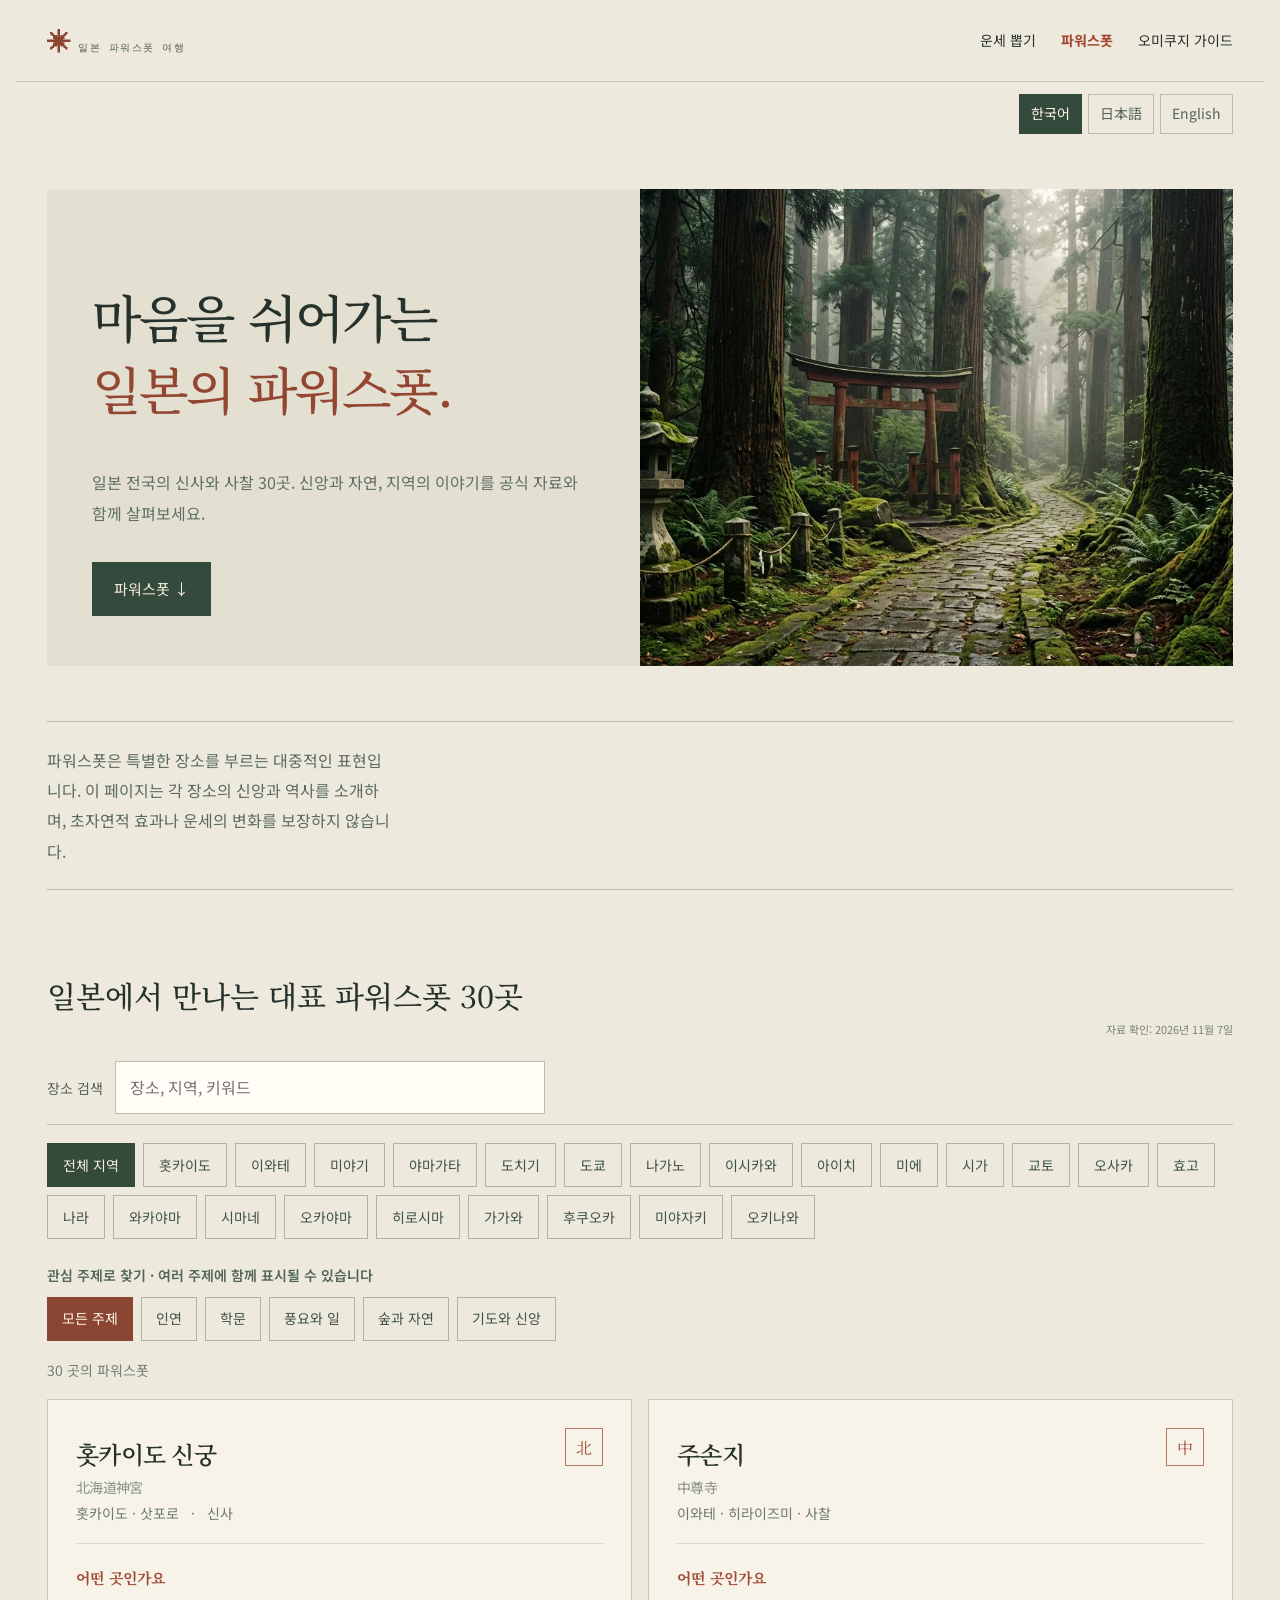
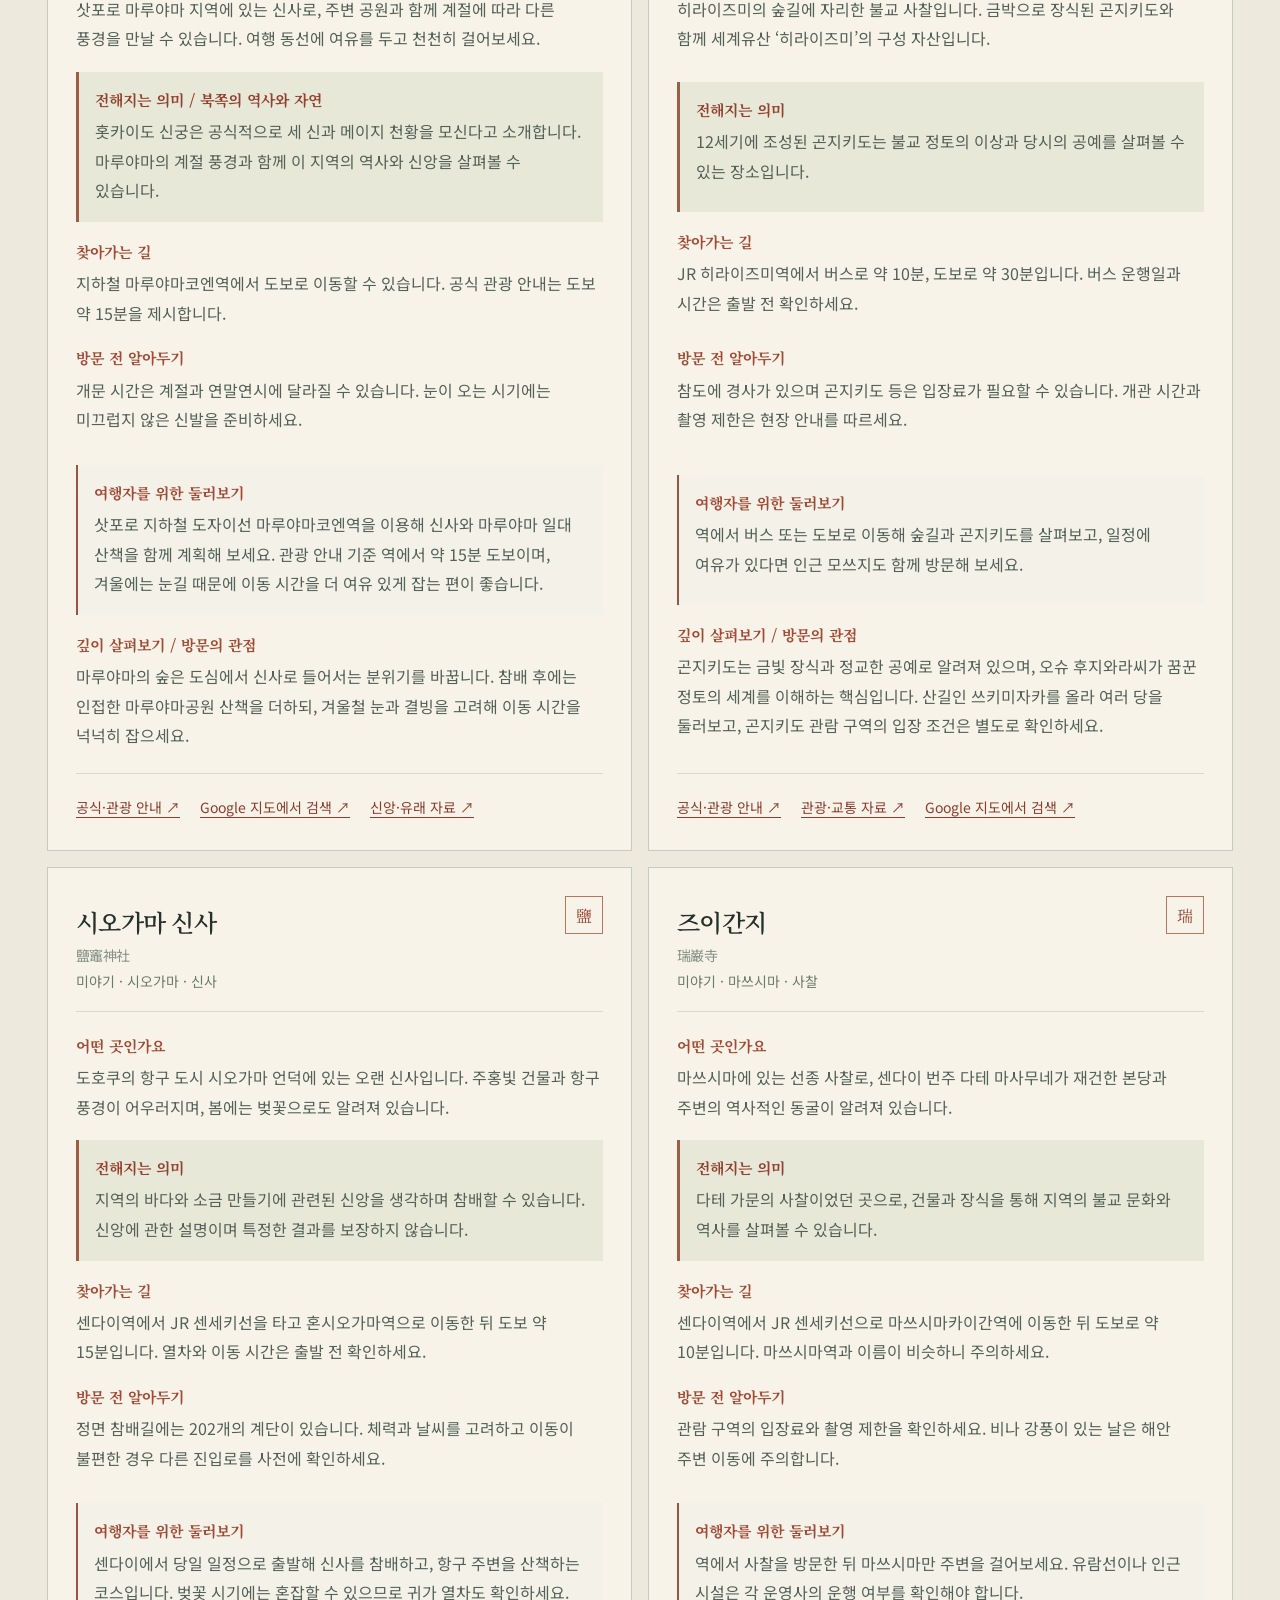
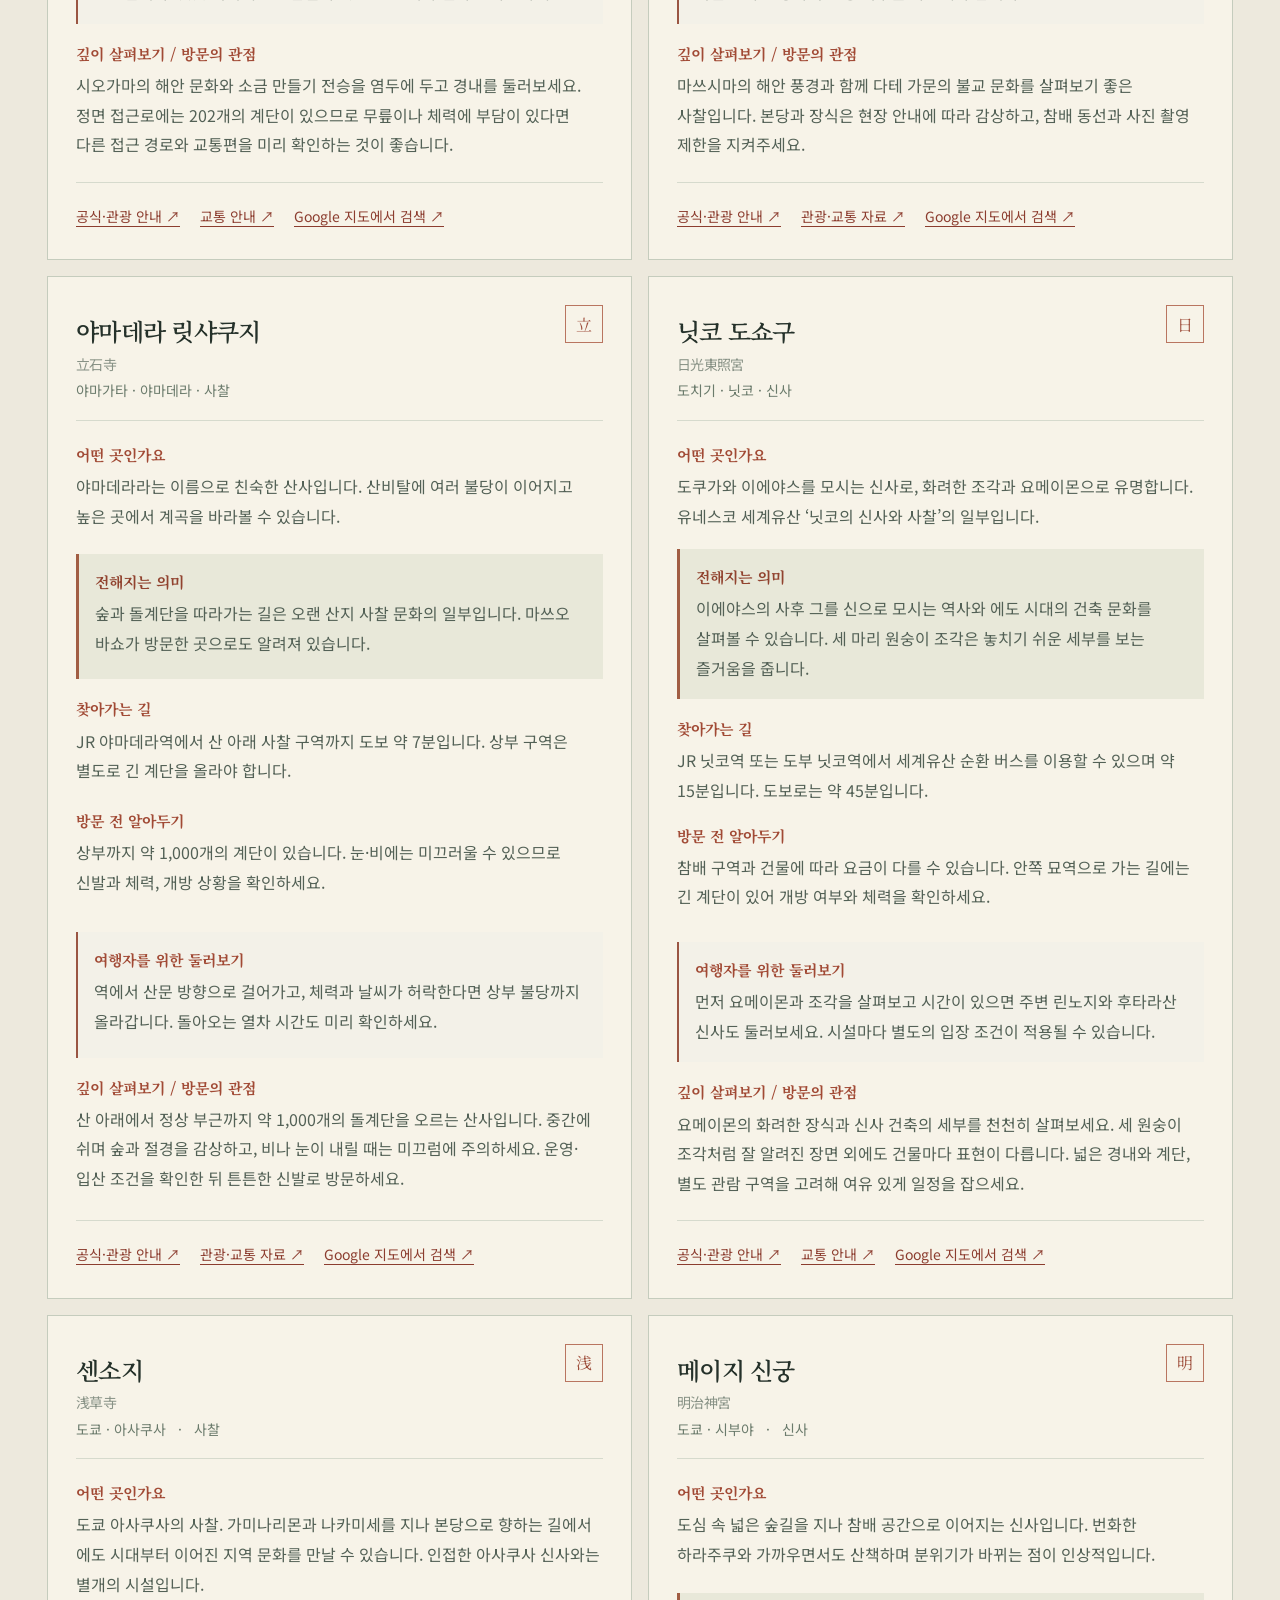
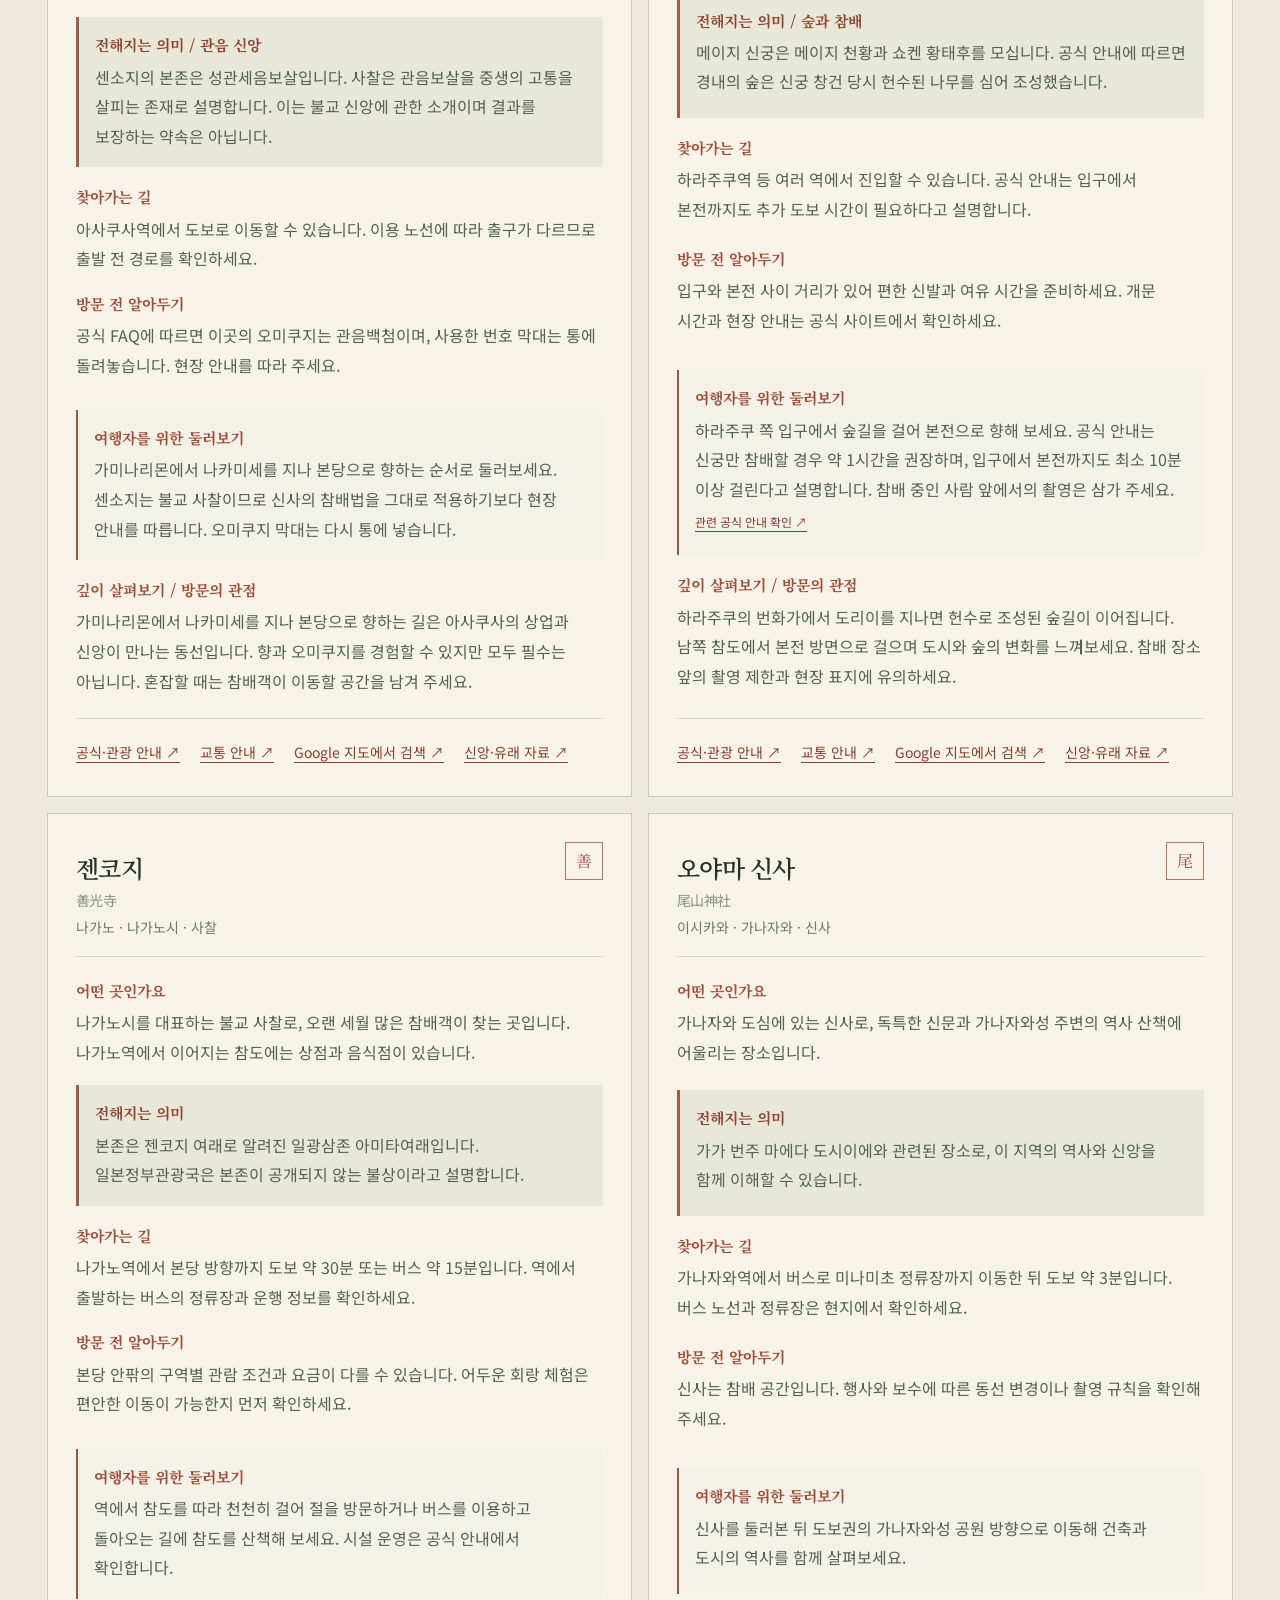
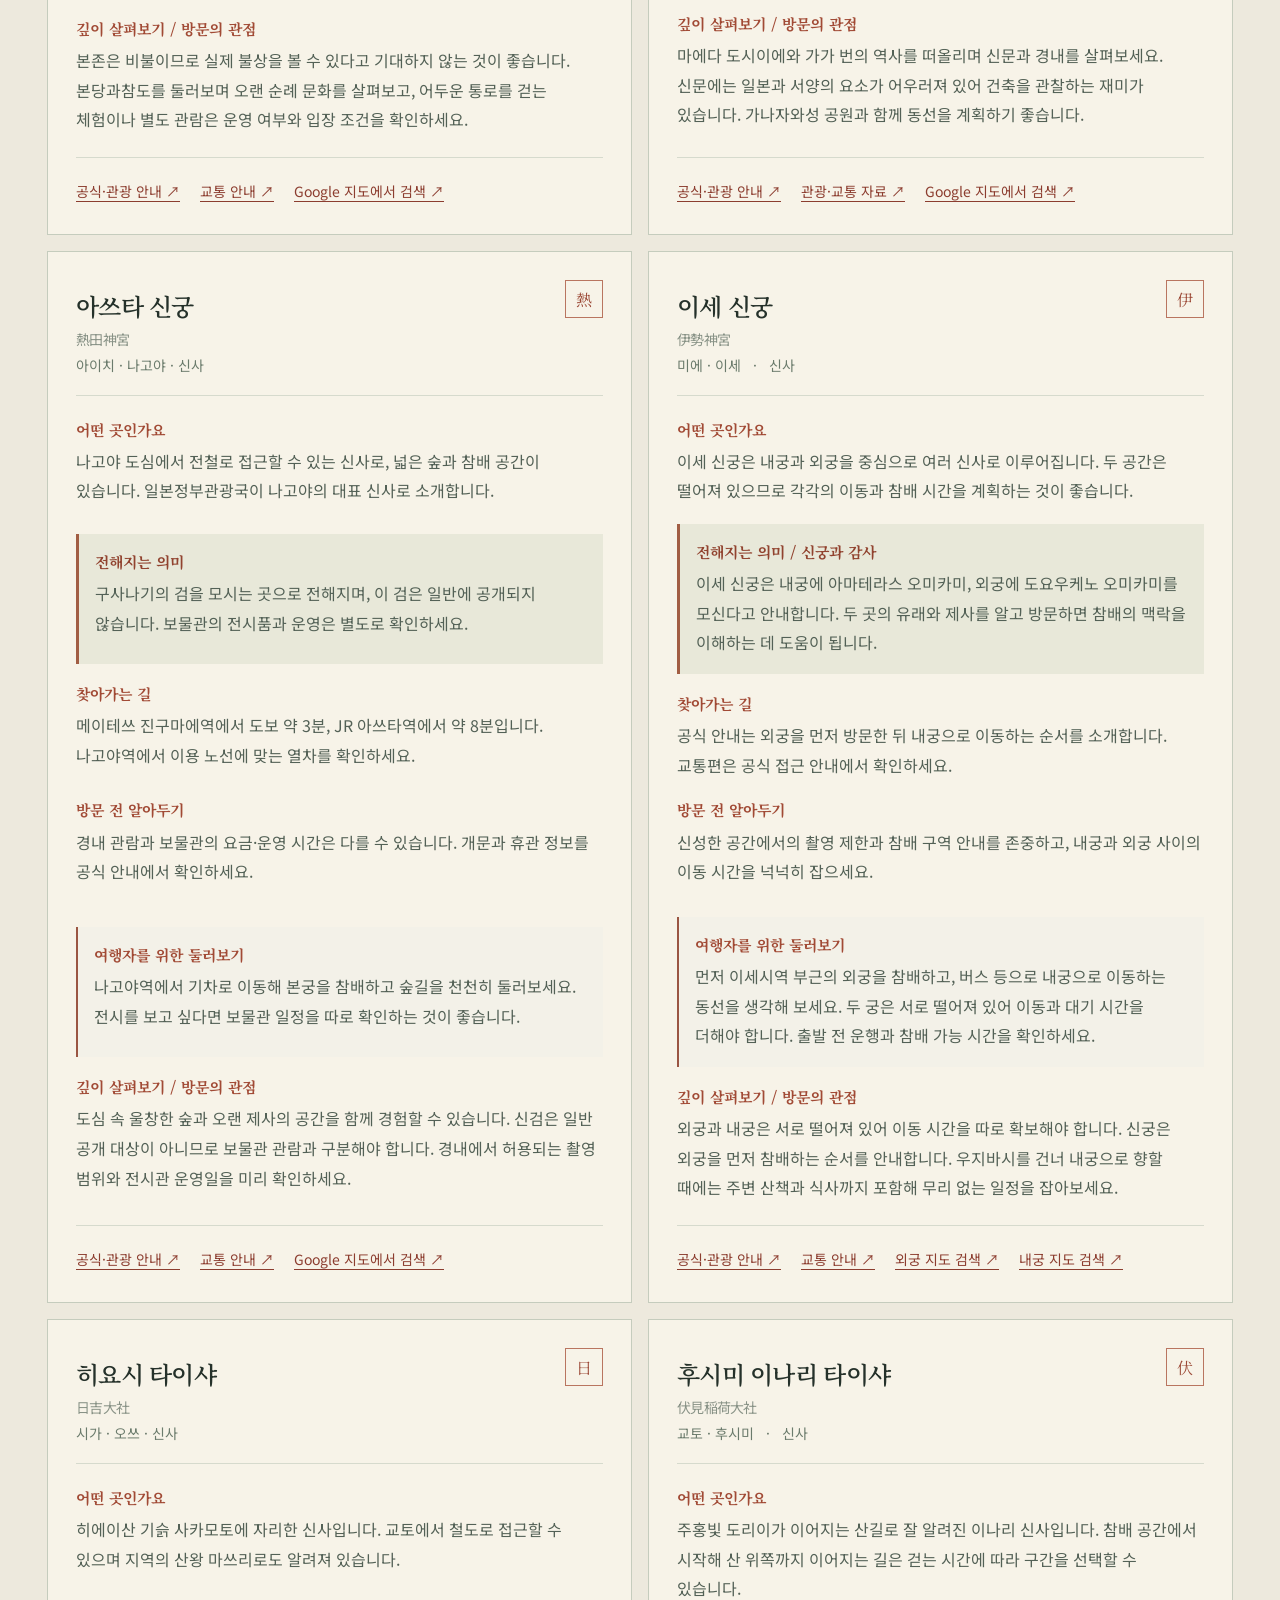
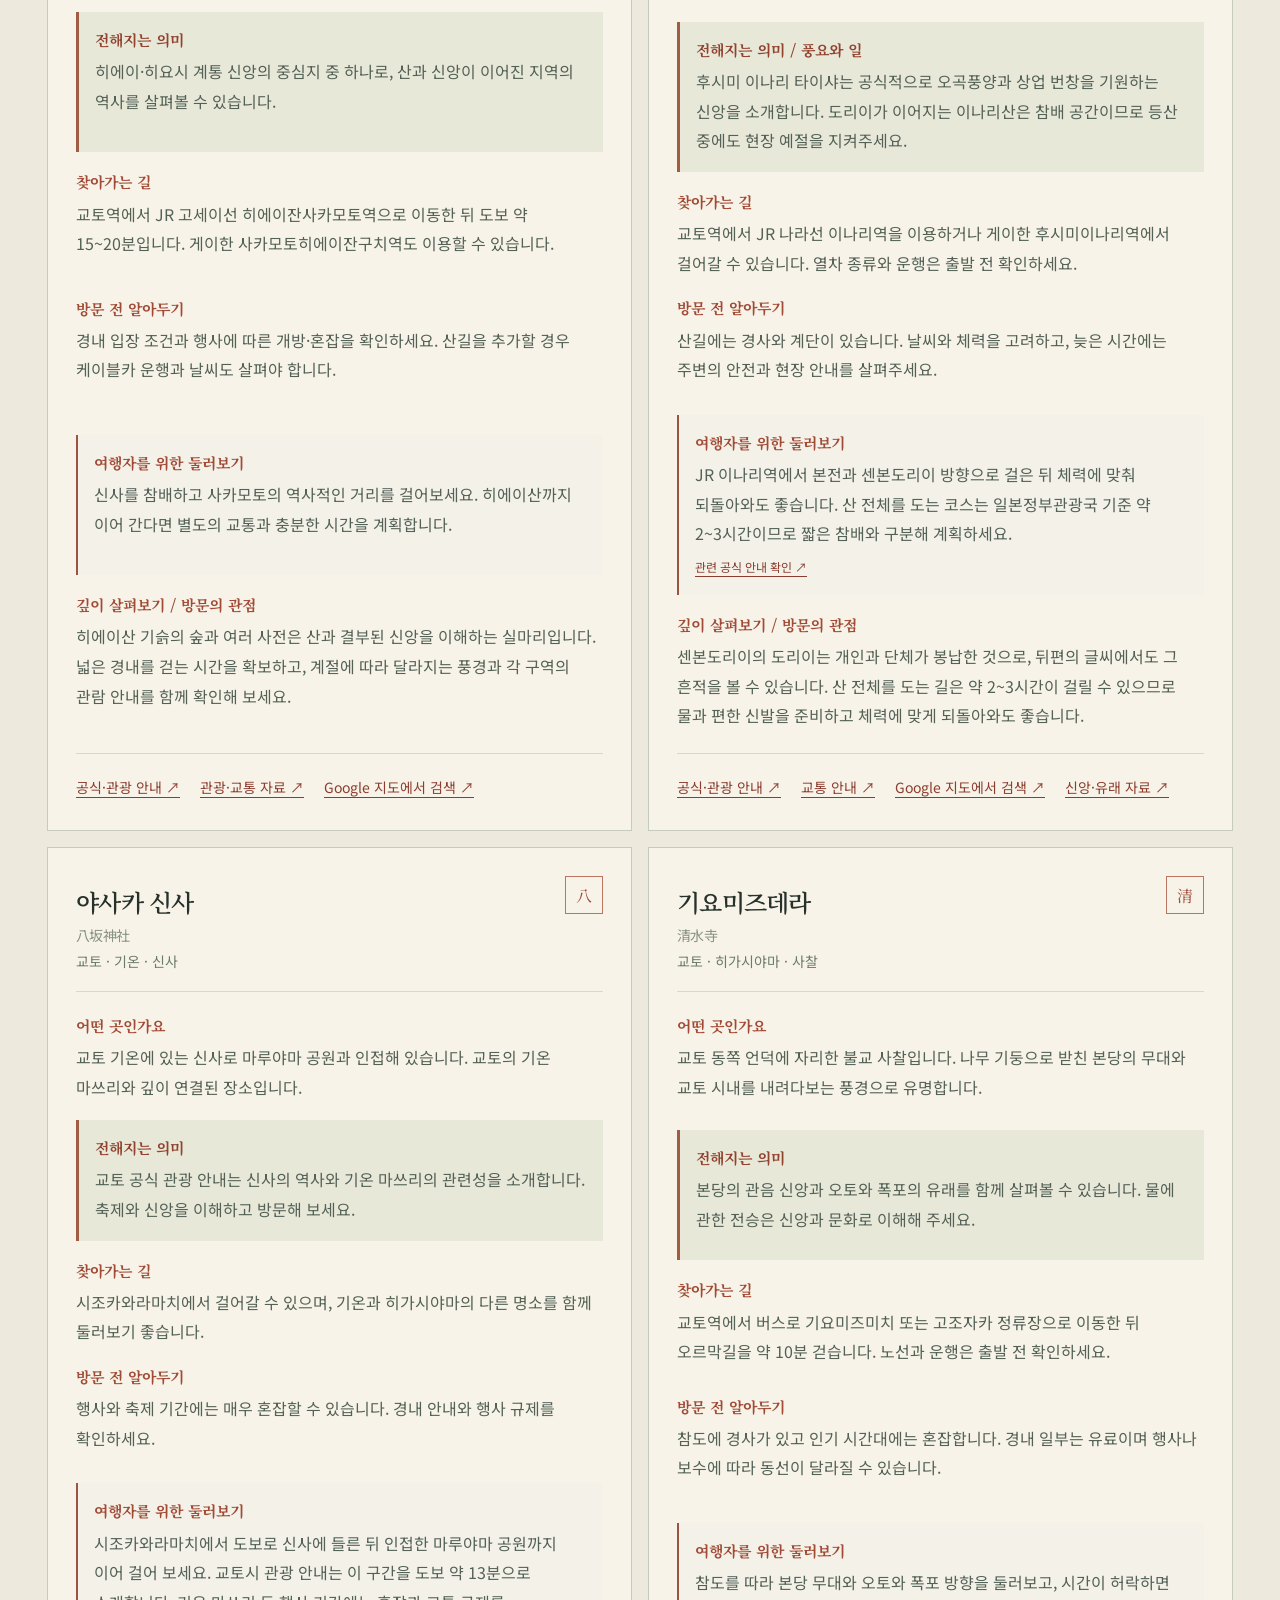
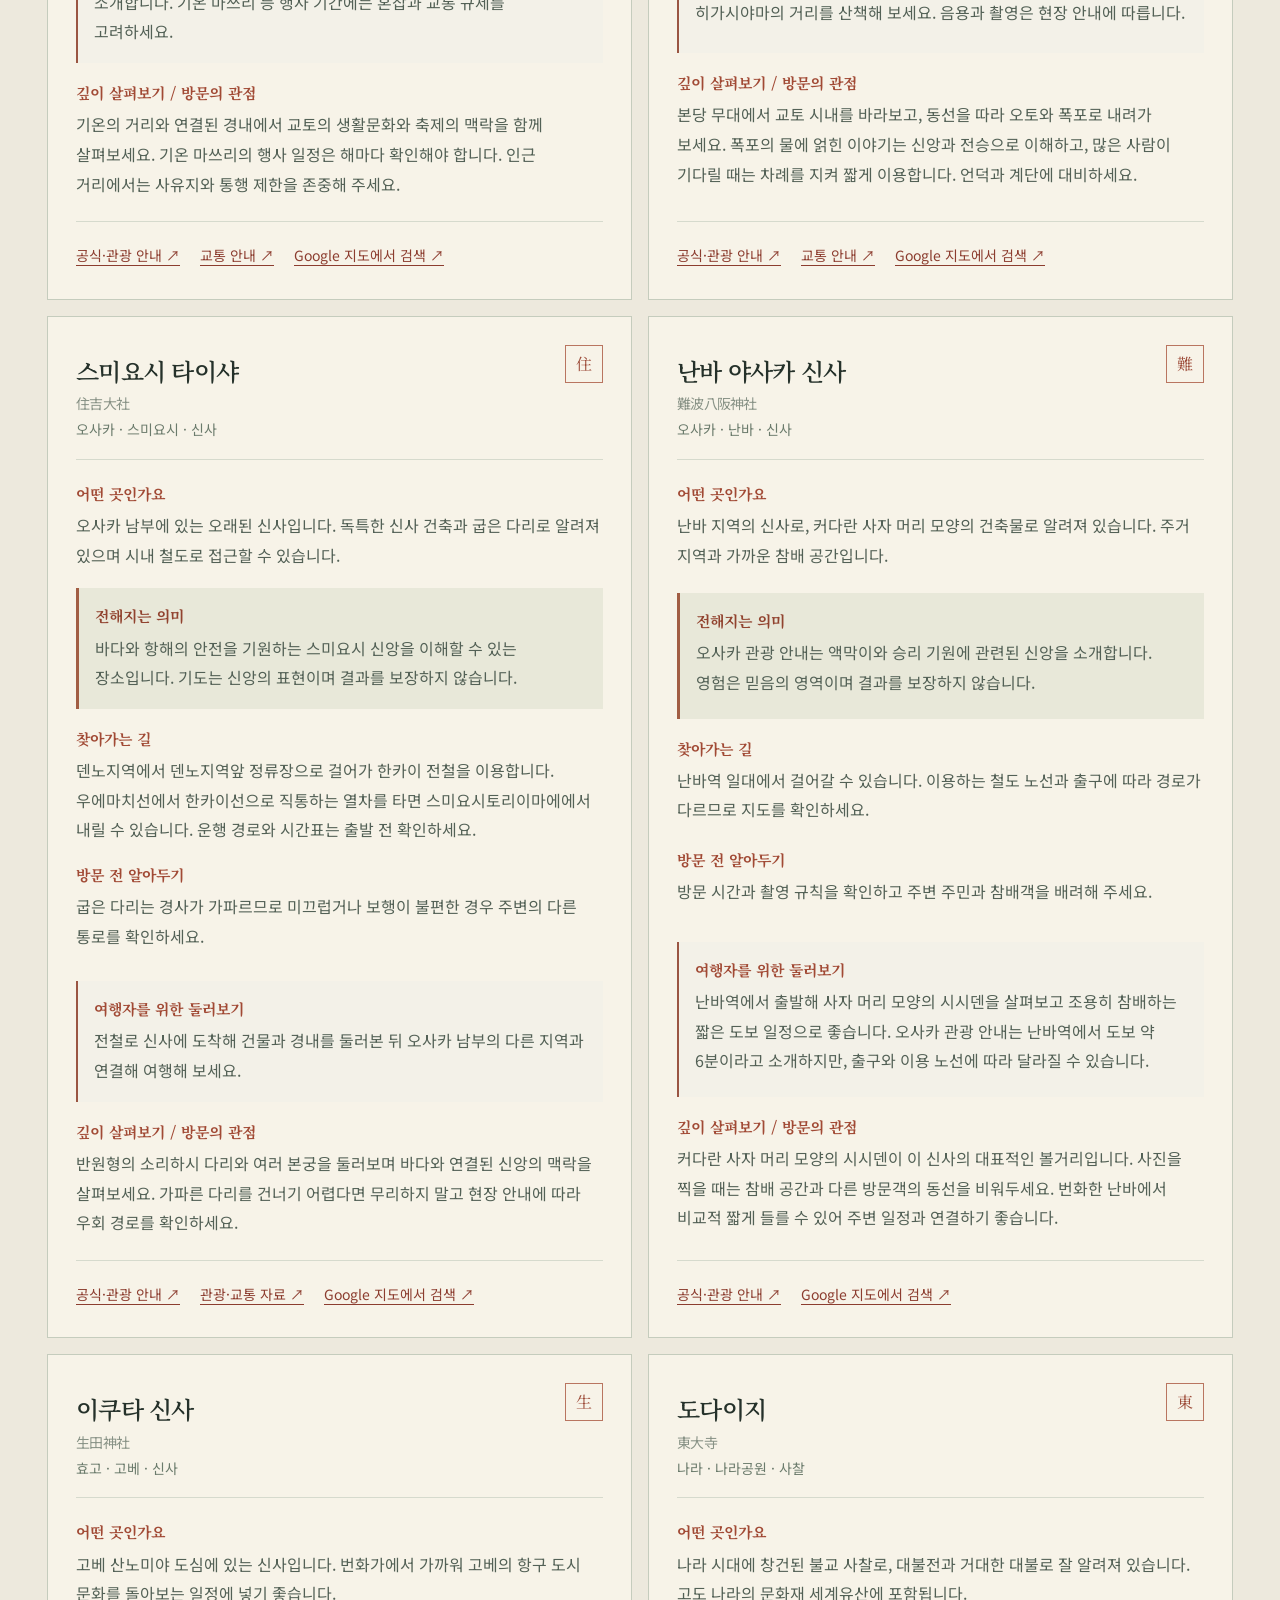
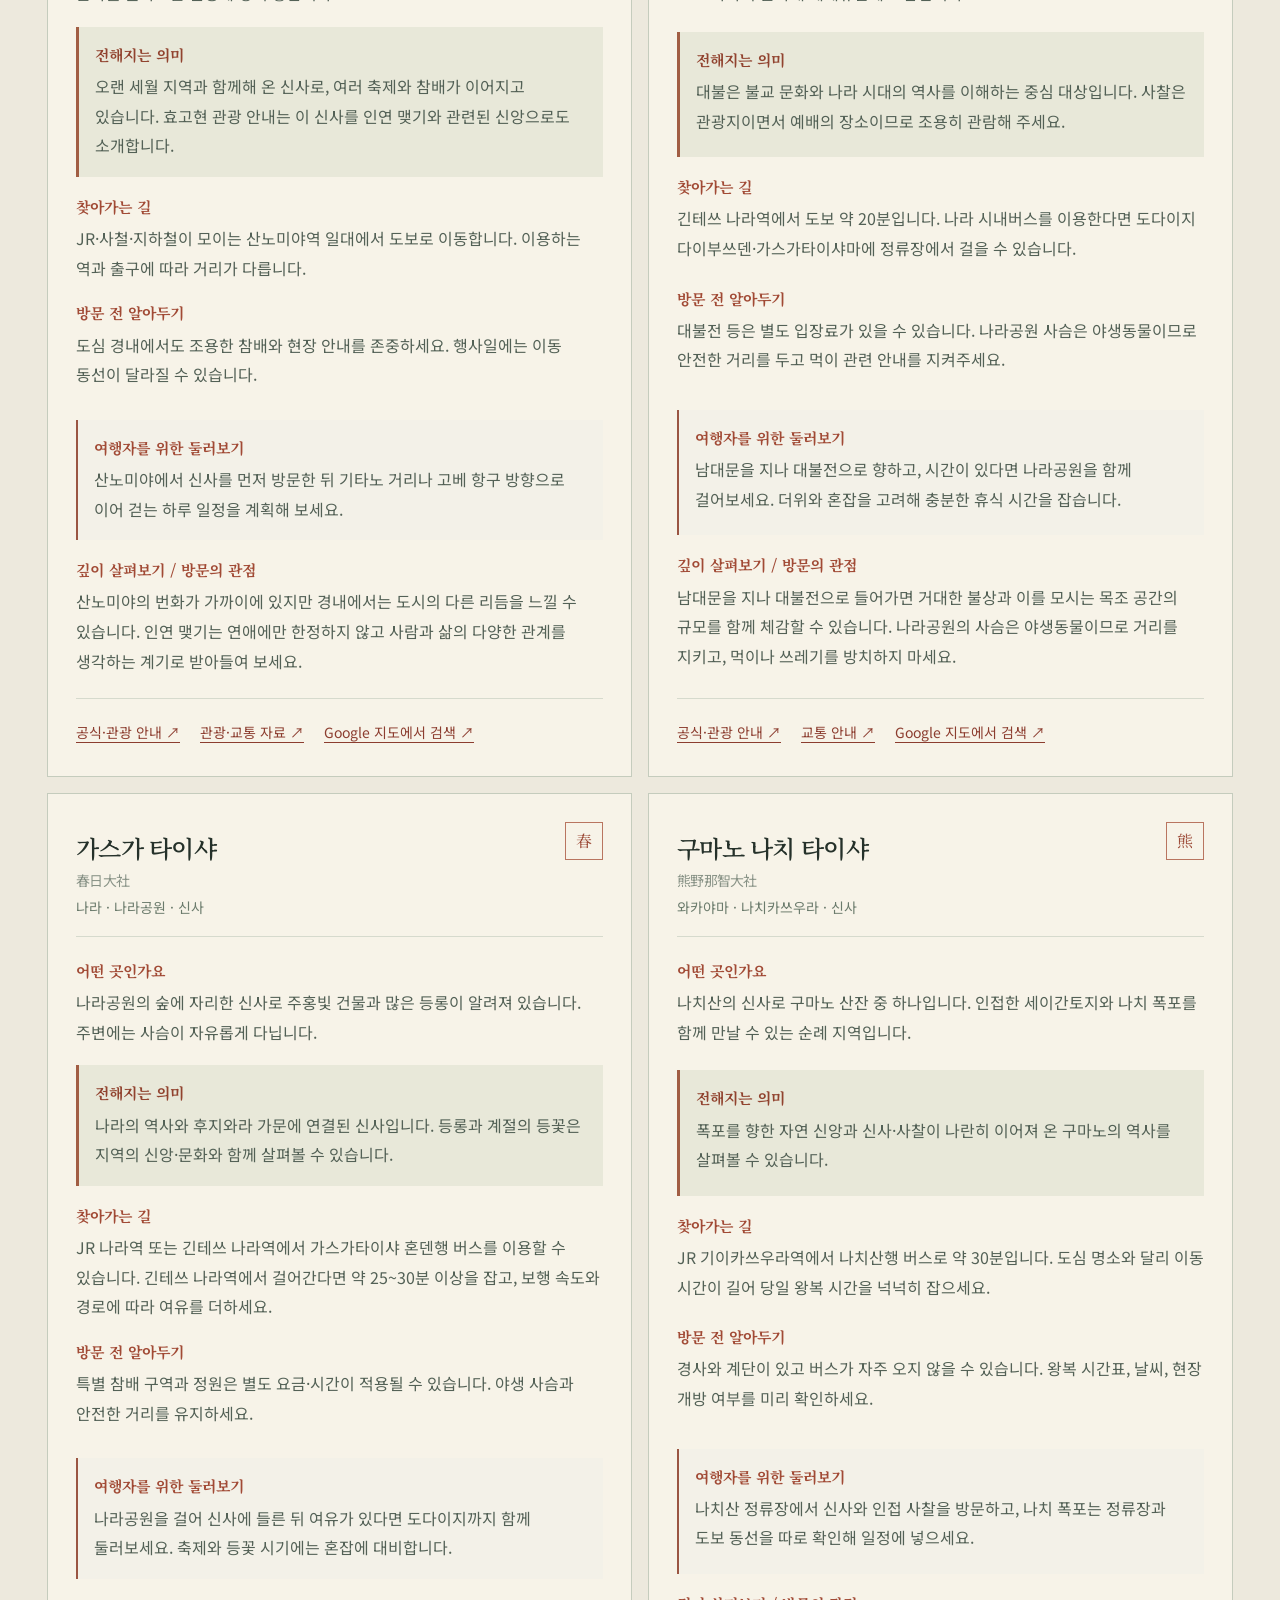
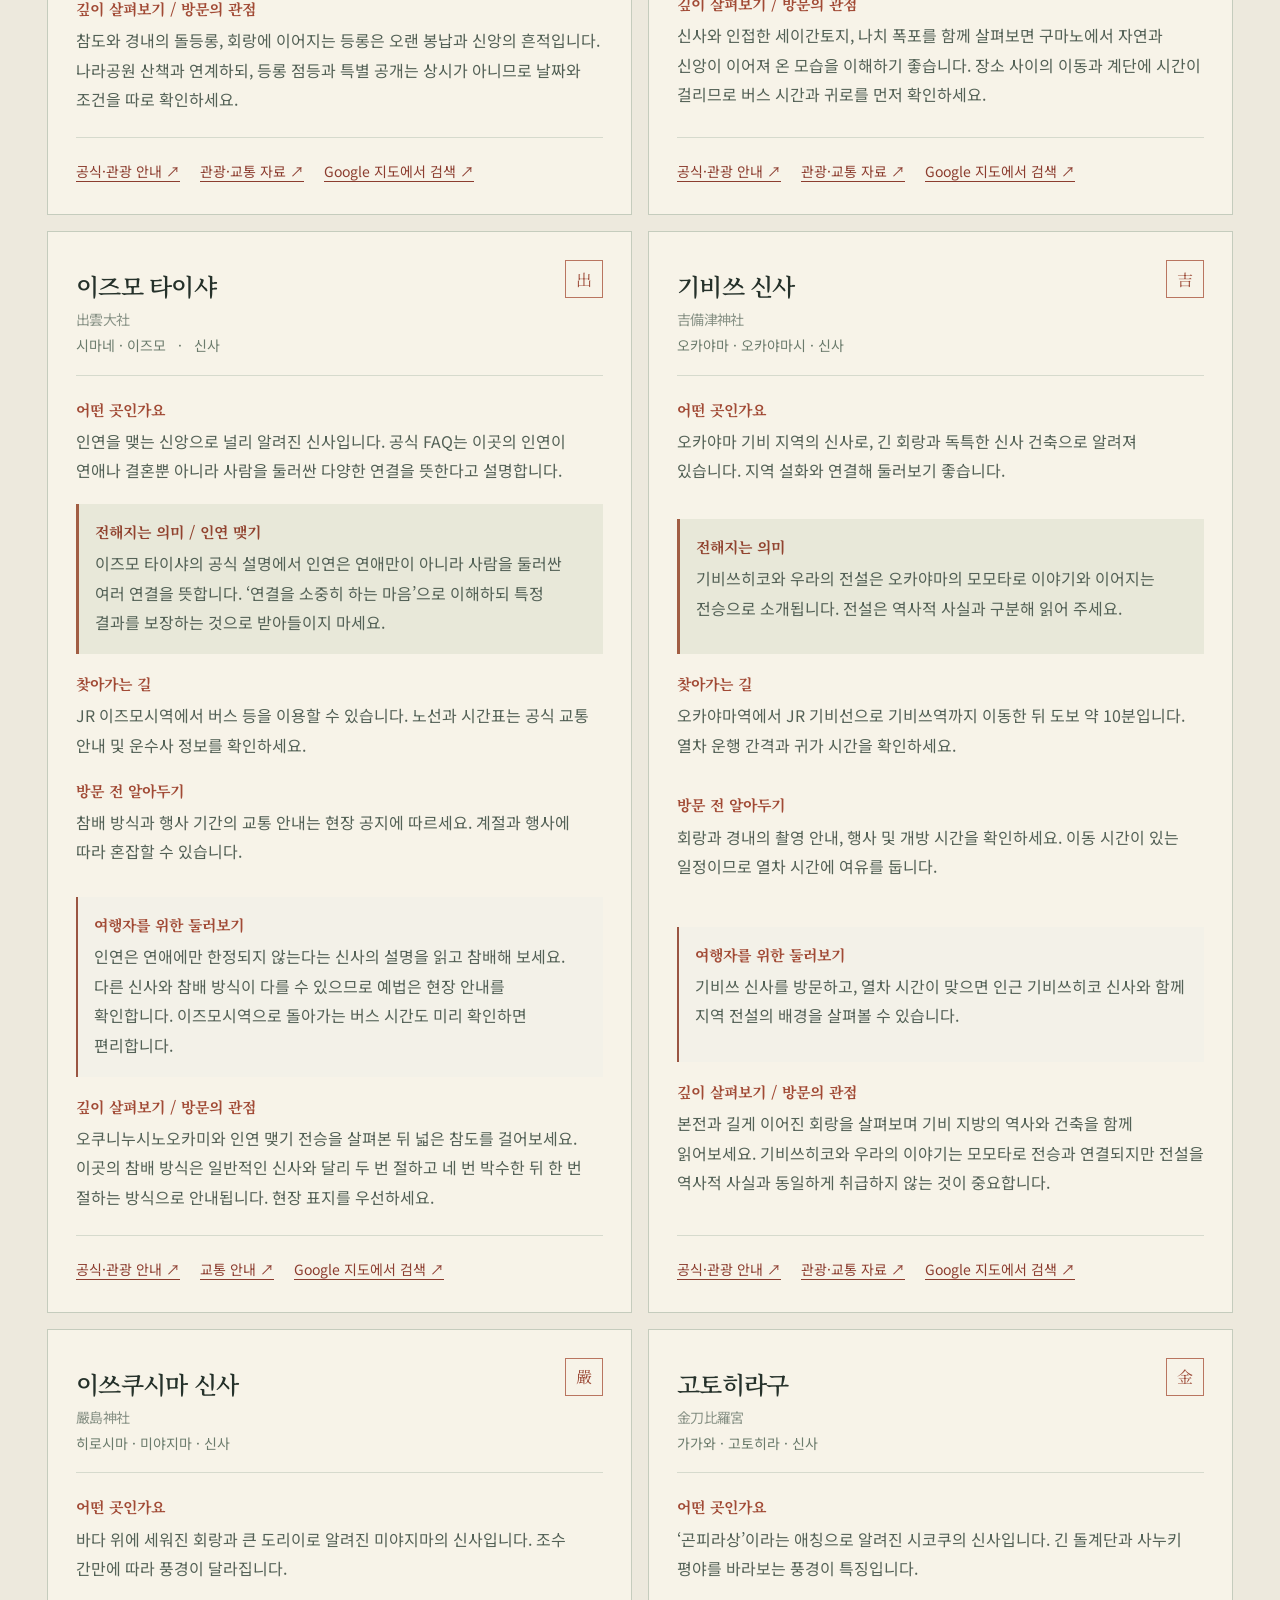
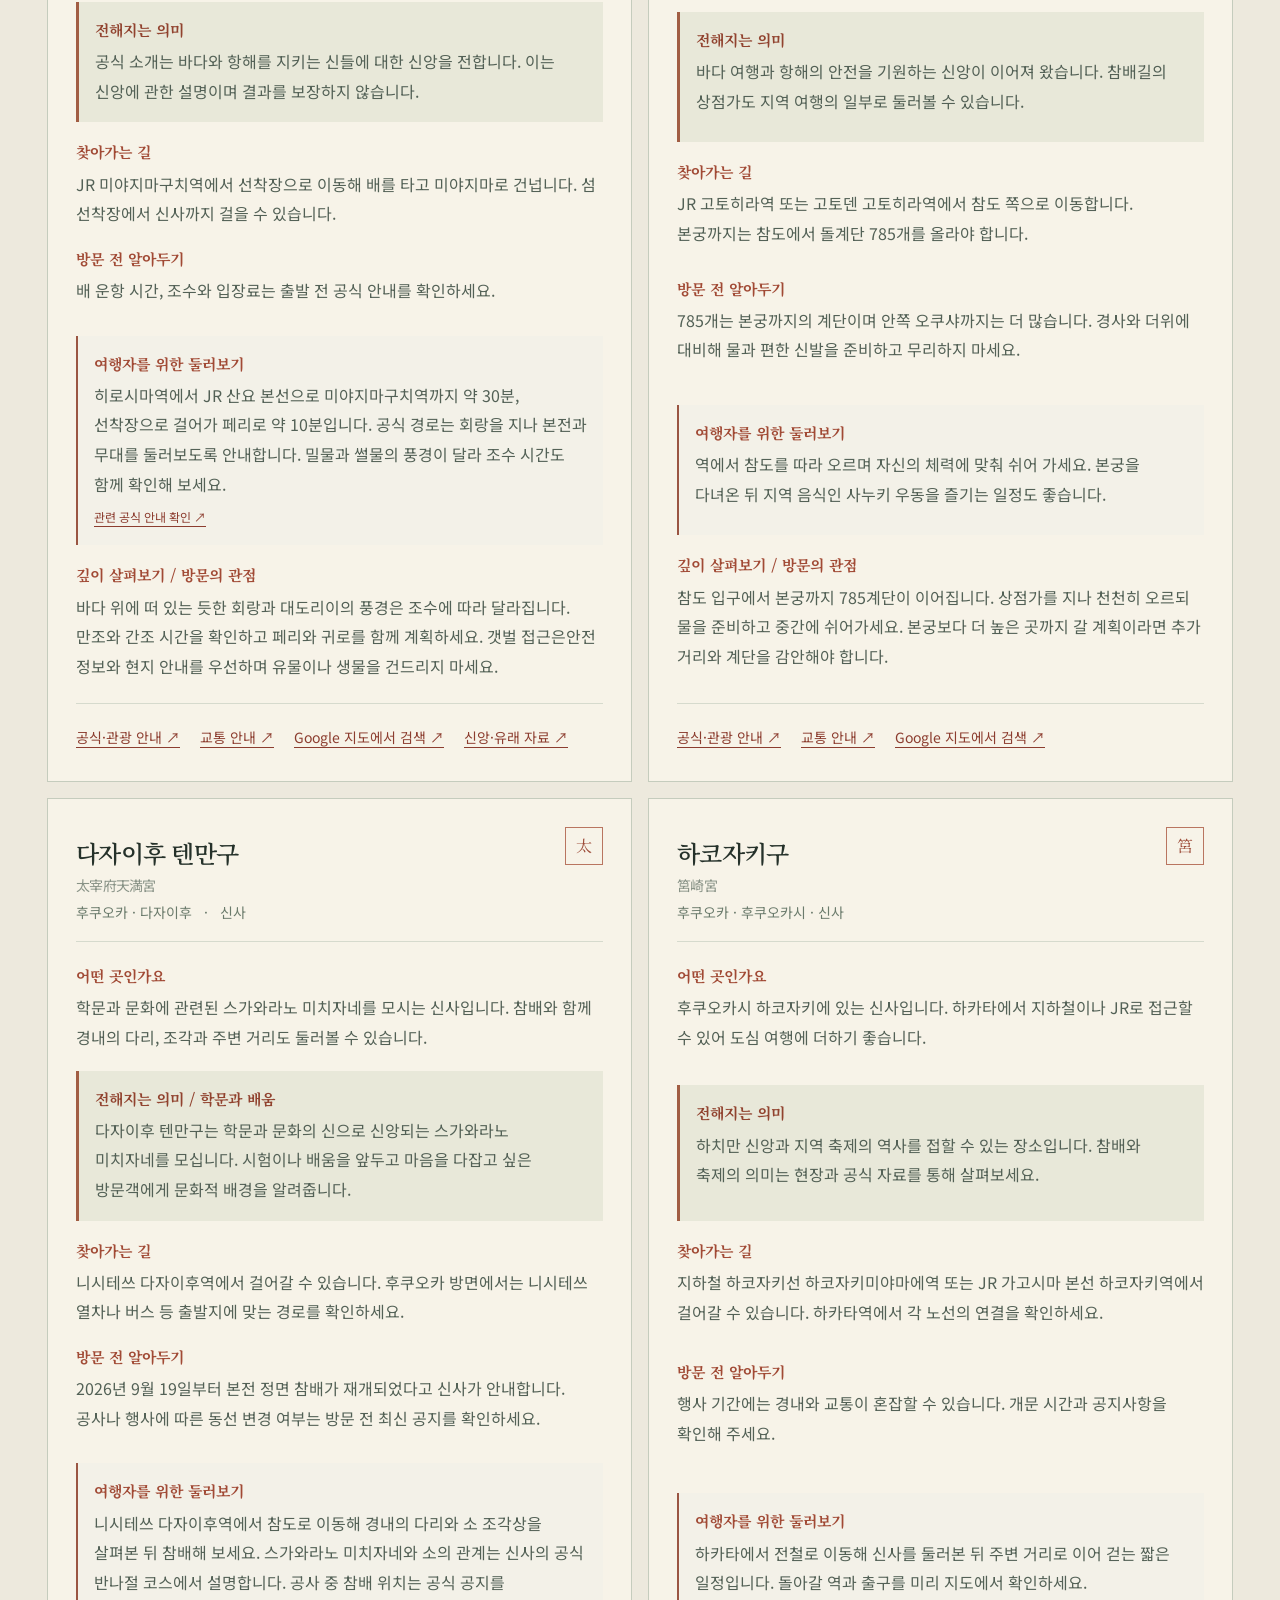
<file: places.html>
<!DOCTYPE html>

<html lang="ko"><head><meta charset="utf-8"/><meta content="width=device-width,initial-scale=1" name="viewport"/><title>일본 파워스폿 가이드 | 일본 파워스폿 여행</title><meta content="일본 전국의 신사와 사찰 30곳. 신앙과 자연, 지역의 이야기를 공식 자료와 함께 살펴보세요." name="description"/><link href="editorial.css?v=97c0fd6048" rel="stylesheet"/><link href="places.css?v=cc4738d063" rel="stylesheet"/><link href="https://www.japansacred.com/places.html" rel="canonical"/><link href="https://www.japansacred.com/places.html" hreflang="ko" rel="alternate"/><link href="https://www.japansacred.com/places.html" hreflang="x-default" rel="alternate"/><link href="https://www.japansacred.com/places-ja.html" hreflang="ja" rel="alternate"/><link href="https://www.japansacred.com/places-en.html" hreflang="en" rel="alternate"/><meta content="website" property="og:type"/><meta content="일본 파워스폿 가이드 | 일본 파워스폿 여행" property="og:title"/><meta content="일본 전국의 신사와 사찰 30곳. 신앙과 자연, 지역의 이야기를 공식 자료와 함께 살펴보세요." property="og:description"/><meta content="https://www.japansacred.com/places.html" property="og:url"/><meta content="일본 파워스폿 여행" property="og:site_name"/><link href="footer.css?v=fff2a89142" rel="stylesheet"/><link href="typography.css?v=4a8611229a" rel="stylesheet"/><script data-seo-webpage="" type="application/ld+json">{"@context": "https://schema.org", "@type": "WebPage", "@id": "https://www.japansacred.com/places.html#webpage", "url": "https://www.japansacred.com/places.html", "name": "일본 파워스폿 가이드 | 일본 파워스폿 여행", "description": "일본 전국의 신사와 사찰 30곳. 신앙과 자연, 지역의 이야기를 공식 자료와 함께 살펴보세요.", "inLanguage": "ko"}</script><link href="mobile.css?v=868b908272" rel="stylesheet"/></head><body><header class="nav"><a class="logo" href="./">✳ <span>일본 파워스폿 여행</span></a><nav><a href="./">운세 뽑기</a><a aria-current="page" href="places.html">파워스폿</a><a href="guide.html">오미쿠지 가이드</a></nav></header><div aria-label="Language" class="guide-languages"><a aria-current="page" href="places.html" lang="ko">한국어</a><a href="places-ja.html" lang="ja">日本語</a><a href="places-en.html" lang="en">English</a></div><main><section class="places-hero"><div class="hero-content"><h1>마음을 쉬어가는<br/><em>일본의 파워스폿.</em></h1><p>일본 전국의 신사와 사찰 30곳. 신앙과 자연, 지역의 이야기를 공식 자료와 함께 살펴보세요.</p><a class="primary" href="#places">파워스폿 ↓</a></div><div class="places-hero-photo"><img alt="신사 숲을 상상해 그린 그림" decoding="async" height="768" src="places-cover.webp" width="1376"/></div></section><section class="places-intro"><p>파워스폿은 특별한 장소를 부르는 대중적인 표현입니다. 이 페이지는 각 장소의 신앙과 역사를 소개하며, 초자연적 효과나 운세의 변화를 보장하지 않습니다.</p></section><section class="directory" id="places"><div class="directory-header"><div><h2>일본에서 만나는 대표 파워스폿 30곳</h2></div><span>자료 확인: 2026년 11월 7일</span></div><div class="place-search"><label for="placeSearch">장소 검색</label><input id="placeSearch" placeholder="장소, 지역, 키워드" type="search"/></div><div aria-label="지역별 선택" class="filters" role="group"><button aria-pressed="true" data-filter="all" type="button">전체 지역</button><button aria-pressed="false" data-filter="hokkaido" type="button">홋카이도</button><button aria-pressed="false" data-filter="iwate" type="button">이와테</button><button aria-pressed="false" data-filter="miyagi" type="button">미야기</button><button aria-pressed="false" data-filter="yamagata" type="button">야마가타</button><button aria-pressed="false" data-filter="tochigi" type="button">도치기</button><button aria-pressed="false" data-filter="tokyo" type="button">도쿄</button><button aria-pressed="false" data-filter="nagano" type="button">나가노</button><button aria-pressed="false" data-filter="ishikawa" type="button">이시카와</button><button aria-pressed="false" data-filter="aichi" type="button">아이치</button><button aria-pressed="false" data-filter="mie" type="button">미에</button><button aria-pressed="false" data-filter="shiga" type="button">시가</button><button aria-pressed="false" data-filter="kyoto" type="button">교토</button><button aria-pressed="false" data-filter="osaka" type="button">오사카</button><button aria-pressed="false" data-filter="hyogo" type="button">효고</button><button aria-pressed="false" data-filter="nara" type="button">나라</button><button aria-pressed="false" data-filter="wakayama" type="button">와카야마</button><button aria-pressed="false" data-filter="shimane" type="button">시마네</button><button aria-pressed="false" data-filter="okayama" type="button">오카야마</button><button aria-pressed="false" data-filter="hiroshima" type="button">히로시마</button><button aria-pressed="false" data-filter="kagawa" type="button">가가와</button><button aria-pressed="false" data-filter="fukuoka" type="button">후쿠오카</button><button aria-pressed="false" data-filter="miyazaki" type="button">미야자키</button><button aria-pressed="false" data-filter="okinawa" type="button">오키나와</button></div><p class="theme-heading">관심 주제로 찾기 · 여러 주제에 함께 표시될 수 있습니다</p><div aria-label="관심 주제로 찾기" class="theme-filters" role="group"><button aria-pressed="true" data-topic="all" type="button">모든 주제</button><button aria-pressed="false" data-topic="connections" type="button">인연</button><button aria-pressed="false" data-topic="learning" type="button">학문</button><button aria-pressed="false" data-topic="prosperity" type="button">풍요와 일</button><button aria-pressed="false" data-topic="forest" type="button">숲과 자연</button><button aria-pressed="false" data-topic="faith" type="button">기도와 신앙</button></div><p aria-atomic="true" aria-live="polite" class="count"><span id="count">30</span> 곳의 파워스폿</p><div class="places-list"><article class="place" data-region="hokkaido" data-topic="faith forest" id="hokkaido"><div class="place-heading"><div><h2>홋카이도 신궁 <small>北海道神宮</small></h2><p class="place-location">홋카이도 · 삿포로   ·   신사</p></div><span class="stamp">北</span></div><div class="place-body"><div><h3>어떤 곳인가요</h3><p>삿포로 마루야마 지역에 있는 신사로, 주변 공원과 함께 계절에 따라 다른 풍경을 만날 수 있습니다. 여행 동선에 여유를 두고 천천히 걸어보세요.</p></div><div class="faith-context"><h3>전해지는 의미 / 북쪽의 역사와 자연</h3><p>홋카이도 신궁은 공식적으로 세 신과 메이지 천황을 모신다고 소개합니다. 마루야마의 계절 풍경과 함께 이 지역의 역사와 신앙을 살펴볼 수 있습니다.</p></div><div><h3>찾아가는 길</h3><p>지하철 마루야마코엔역에서 도보로 이동할 수 있습니다. 공식 관광 안내는 도보 약 15분을 제시합니다.</p></div><div><h3>방문 전 알아두기</h3><p>개문 시간은 계절과 연말연시에 달라질 수 있습니다. 눈이 오는 시기에는 미끄럽지 않은 신발을 준비하세요.</p></div><div class="visit-plan"><h3>여행자를 위한 둘러보기</h3><p>삿포로 지하철 도자이선 마루야마코엔역을 이용해 신사와 마루야마 일대 산책을 함께 계획해 보세요. 관광 안내 기준 역에서 약 15분 도보이며, 겨울에는 눈길 때문에 이동 시간을 더 여유 있게 잡는 편이 좋습니다.</p></div><div class="deep-context"><h3>깊이 살펴보기 / 방문의 관점</h3><p>마루야마의 숲은 도심에서 신사로 들어서는 분위기를 바꿉니다. 참배 후에는 인접한 마루야마공원 산책을 더하되, 겨울철 눈과 결빙을 고려해 이동 시간을 넉넉히 잡으세요.</p></div></div><div class="place-links"><a href="https://www.visit-hokkaido.jp/en/spot/detail_10001.html" rel="noopener noreferrer" target="_blank">공식·관광 안내 ↗</a><a href="https://www.google.com/maps/search/?api=1&amp;query=%E6%9C%AD%E5%B9%8C%E5%B8%82+%E5%8C%97%E6%B5%B7%E9%81%93%E7%A5%9E%E5%AE%AE" rel="noopener noreferrer" target="_blank">Google 지도에서 검색 ↗</a><a href="http://www.hokkaidojingu.or.jp/history.html" rel="noopener noreferrer" target="_blank">신앙·유래 자료 ↗</a></div></article><article class="place" data-region="iwate" data-topic="faith forest" id="chusonji"><div class="place-heading"><div><h2>주손지 <small>中尊寺</small></h2><p class="place-location">이와테 · 히라이즈미 · 사찰</p></div><span class="stamp">中</span></div><div class="place-body"><div><h3>어떤 곳인가요</h3><p>히라이즈미의 숲길에 자리한 불교 사찰입니다. 금박으로 장식된 곤지키도와 함께 세계유산 ‘히라이즈미’의 구성 자산입니다.</p></div><div class="faith-context"><h3>전해지는 의미</h3><p>12세기에 조성된 곤지키도는 불교 정토의 이상과 당시의 공예를 살펴볼 수 있는 장소입니다.</p></div><div><h3>찾아가는 길</h3><p>JR 히라이즈미역에서 버스로 약 10분, 도보로 약 30분입니다. 버스 운행일과 시간은 출발 전 확인하세요.</p></div><div><h3>방문 전 알아두기</h3><p>참도에 경사가 있으며 곤지키도 등은 입장료가 필요할 수 있습니다. 개관 시간과 촬영 제한은 현장 안내를 따르세요.</p></div><div class="visit-plan"><h3>여행자를 위한 둘러보기</h3><p>역에서 버스 또는 도보로 이동해 숲길과 곤지키도를 살펴보고, 일정에 여유가 있다면 인근 모쓰지도 함께 방문해 보세요.</p></div><div class="deep-context"><h3>깊이 살펴보기 / 방문의 관점</h3><p>곤지키도는 금빛 장식과 정교한 공예로 알려져 있으며, 오슈 후지와라씨가 꿈꾼 정토의 세계를 이해하는 핵심입니다. 산길인 쓰키미자카를 올라 여러 당을 둘러보고, 곤지키도 관람 구역의 입장 조건은 별도로 확인하세요.</p></div></div><div class="place-links"><a href="https://www.chusonji.or.jp/" rel="noopener noreferrer" target="_blank">공식·관광 안내 ↗</a><a href="https://www.japan.travel/en/spot/1803/" rel="noopener noreferrer" target="_blank">관광·교통 자료 ↗</a><a href="https://www.google.com/maps/search/?api=1&amp;query=%E5%B2%A9%E6%89%8B%E7%9C%8C+%E5%B9%B3%E6%B3%89%E7%94%BA+%E4%B8%AD%E5%B0%8A%E5%AF%BA" rel="noopener noreferrer" target="_blank">Google 지도에서 검색 ↗</a></div></article><article class="place" data-region="miyagi" data-topic="faith" id="shiogama"><div class="place-heading"><div><h2>시오가마 신사 <small>鹽竈神社</small></h2><p class="place-location">미야기 · 시오가마 · 신사</p></div><span class="stamp">鹽</span></div><div class="place-body"><div><h3>어떤 곳인가요</h3><p>도호쿠의 항구 도시 시오가마 언덕에 있는 오랜 신사입니다. 주홍빛 건물과 항구 풍경이 어우러지며, 봄에는 벚꽃으로도 알려져 있습니다.</p></div><div class="faith-context"><h3>전해지는 의미</h3><p>지역의 바다와 소금 만들기에 관련된 신앙을 생각하며 참배할 수 있습니다. 신앙에 관한 설명이며 특정한 결과를 보장하지 않습니다.</p></div><div><h3>찾아가는 길</h3><p>센다이역에서 JR 센세키선을 타고 혼시오가마역으로 이동한 뒤 도보 약 15분입니다. 열차와 이동 시간은 출발 전 확인하세요.</p></div><div><h3>방문 전 알아두기</h3><p>정면 참배길에는 202개의 계단이 있습니다. 체력과 날씨를 고려하고 이동이 불편한 경우 다른 진입로를 사전에 확인하세요.</p></div><div class="visit-plan"><h3>여행자를 위한 둘러보기</h3><p>센다이에서 당일 일정으로 출발해 신사를 참배하고, 항구 주변을 산책하는 코스입니다. 벚꽃 시기에는 혼잡할 수 있으므로 귀가 열차도 확인하세요.</p></div><div class="deep-context"><h3>깊이 살펴보기 / 방문의 관점</h3><p>시오가마의 해안 문화와 소금 만들기 전승을 염두에 두고 경내를 둘러보세요. 정면 접근로에는 202개의 계단이 있으므로 무릎이나 체력에 부담이 있다면 다른 접근 경로와 교통편을 미리 확인하는 것이 좋습니다.</p></div></div><div class="place-links"><a href="https://visitmiyagi.com/articles/shiogama-shrine/" rel="noopener noreferrer" target="_blank">공식·관광 안내 ↗</a><a href="https://www.japan.travel/en/destinations/tohoku/miyagi/coast-line/" rel="noopener noreferrer" target="_blank">교통 안내 ↗</a><a href="https://www.google.com/maps/search/?api=1&amp;query=%E5%AE%AE%E5%9F%8E%E7%9C%8C+%E5%A1%A9%E7%AB%88%E5%B8%82+%E9%B9%BD%E7%AB%88%E7%A5%9E%E7%A4%BE" rel="noopener noreferrer" target="_blank">Google 지도에서 검색 ↗</a></div></article><article class="place" data-region="miyagi" data-topic="faith" id="zuiganji"><div class="place-heading"><div><h2>즈이간지 <small>瑞巌寺</small></h2><p class="place-location">미야기 · 마쓰시마 · 사찰</p></div><span class="stamp">瑞</span></div><div class="place-body"><div><h3>어떤 곳인가요</h3><p>마쓰시마에 있는 선종 사찰로, 센다이 번주 다테 마사무네가 재건한 본당과 주변의 역사적인 동굴이 알려져 있습니다.</p></div><div class="faith-context"><h3>전해지는 의미</h3><p>다테 가문의 사찰이었던 곳으로, 건물과 장식을 통해 지역의 불교 문화와 역사를 살펴볼 수 있습니다.</p></div><div><h3>찾아가는 길</h3><p>센다이역에서 JR 센세키선으로 마쓰시마카이간역에 이동한 뒤 도보로 약 10분입니다. 마쓰시마역과 이름이 비슷하니 주의하세요.</p></div><div><h3>방문 전 알아두기</h3><p>관람 구역의 입장료와 촬영 제한을 확인하세요. 비나 강풍이 있는 날은 해안 주변 이동에 주의합니다.</p></div><div class="visit-plan"><h3>여행자를 위한 둘러보기</h3><p>역에서 사찰을 방문한 뒤 마쓰시마만 주변을 걸어보세요. 유람선이나 인근 시설은 각 운영사의 운행 여부를 확인해야 합니다.</p></div><div class="deep-context"><h3>깊이 살펴보기 / 방문의 관점</h3><p>마쓰시마의 해안 풍경과 함께 다테 가문의 불교 문화를 살펴보기 좋은 사찰입니다. 본당과 장식은 현장 안내에 따라 감상하고, 참배 동선과 사진 촬영 제한을 지켜주세요.</p></div></div><div class="place-links"><a href="https://www.zuiganji.or.jp/" rel="noopener noreferrer" target="_blank">공식·관광 안내 ↗</a><a href="https://www.japan.travel/en/spot/2127/" rel="noopener noreferrer" target="_blank">관광·교통 자료 ↗</a><a href="https://www.google.com/maps/search/?api=1&amp;query=%E5%AE%AE%E5%9F%8E%E7%9C%8C+%E6%9D%BE%E5%B3%B6%E7%94%BA+%E7%91%9E%E5%B7%8C%E5%AF%BA" rel="noopener noreferrer" target="_blank">Google 지도에서 검색 ↗</a></div></article><article class="place" data-region="yamagata" data-topic="faith forest" id="yamadera"><div class="place-heading"><div><h2>야마데라 릿샤쿠지 <small>立石寺</small></h2><p class="place-location">야마가타 · 야마데라 · 사찰</p></div><span class="stamp">立</span></div><div class="place-body"><div><h3>어떤 곳인가요</h3><p>야마데라라는 이름으로 친숙한 산사입니다. 산비탈에 여러 불당이 이어지고 높은 곳에서 계곡을 바라볼 수 있습니다.</p></div><div class="faith-context"><h3>전해지는 의미</h3><p>숲과 돌계단을 따라가는 길은 오랜 산지 사찰 문화의 일부입니다. 마쓰오 바쇼가 방문한 곳으로도 알려져 있습니다.</p></div><div><h3>찾아가는 길</h3><p>JR 야마데라역에서 산 아래 사찰 구역까지 도보 약 7분입니다. 상부 구역은 별도로 긴 계단을 올라야 합니다.</p></div><div><h3>방문 전 알아두기</h3><p>상부까지 약 1,000개의 계단이 있습니다. 눈·비에는 미끄러울 수 있으므로 신발과 체력, 개방 상황을 확인하세요.</p></div><div class="visit-plan"><h3>여행자를 위한 둘러보기</h3><p>역에서 산문 방향으로 걸어가고, 체력과 날씨가 허락한다면 상부 불당까지 올라갑니다. 돌아오는 열차 시간도 미리 확인하세요.</p></div><div class="deep-context"><h3>깊이 살펴보기 / 방문의 관점</h3><p>산 아래에서 정상 부근까지 약 1,000개의 돌계단을 오르는 산사입니다. 중간에 쉬며 숲과 절경을 감상하고, 비나 눈이 내릴 때는 미끄럼에 주의하세요. 운영·입산 조건을 확인한 뒤 튼튼한 신발로 방문하세요.</p></div></div><div class="place-links"><a href="https://yamagatakanko.com/attractions/detail_2352.html" rel="noopener noreferrer" target="_blank">공식·관광 안내 ↗</a><a href="https://www.japan.travel/en/spot/1796/" rel="noopener noreferrer" target="_blank">관광·교통 자료 ↗</a><a href="https://www.google.com/maps/search/?api=1&amp;query=%E5%B1%B1%E5%BD%A2%E5%B8%82+%E5%B1%B1%E5%AF%BA+%E7%AB%8B%E7%9F%B3%E5%AF%BA" rel="noopener noreferrer" target="_blank">Google 지도에서 검색 ↗</a></div></article><article class="place" data-region="tochigi" data-topic="faith" id="nikko"><div class="place-heading"><div><h2>닛코 도쇼구 <small>日光東照宮</small></h2><p class="place-location">도치기 · 닛코 · 신사</p></div><span class="stamp">日</span></div><div class="place-body"><div><h3>어떤 곳인가요</h3><p>도쿠가와 이에야스를 모시는 신사로, 화려한 조각과 요메이몬으로 유명합니다. 유네스코 세계유산 ‘닛코의 신사와 사찰’의 일부입니다.</p></div><div class="faith-context"><h3>전해지는 의미</h3><p>이에야스의 사후 그를 신으로 모시는 역사와 에도 시대의 건축 문화를 살펴볼 수 있습니다. 세 마리 원숭이 조각은 놓치기 쉬운 세부를 보는 즐거움을 줍니다.</p></div><div><h3>찾아가는 길</h3><p>JR 닛코역 또는 도부 닛코역에서 세계유산 순환 버스를 이용할 수 있으며 약 15분입니다. 도보로는 약 45분입니다.</p></div><div><h3>방문 전 알아두기</h3><p>참배 구역과 건물에 따라 요금이 다를 수 있습니다. 안쪽 묘역으로 가는 길에는 긴 계단이 있어 개방 여부와 체력을 확인하세요.</p></div><div class="visit-plan"><h3>여행자를 위한 둘러보기</h3><p>먼저 요메이몬과 조각을 살펴보고 시간이 있으면 주변 린노지와 후타라산 신사도 둘러보세요. 시설마다 별도의 입장 조건이 적용될 수 있습니다.</p></div><div class="deep-context"><h3>깊이 살펴보기 / 방문의 관점</h3><p>요메이몬의 화려한 장식과 신사 건축의 세부를 천천히 살펴보세요. 세 원숭이 조각처럼 잘 알려진 장면 외에도 건물마다 표현이 다릅니다. 넓은 경내와 계단, 별도 관람 구역을 고려해 여유 있게 일정을 잡으세요.</p></div></div><div class="place-links"><a href="https://toshogu.jp/" rel="noopener noreferrer" target="_blank">공식·관광 안내 ↗</a><a href="https://www.japan.travel/en/spot/1482/" rel="noopener noreferrer" target="_blank">교통 안내 ↗</a><a href="https://www.google.com/maps/search/?api=1&amp;query=%E6%A0%83%E6%9C%A8%E7%9C%8C+%E6%97%A5%E5%85%89%E5%B8%82+%E6%97%A5%E5%85%89%E6%9D%B1%E7%85%A7%E5%AE%AE" rel="noopener noreferrer" target="_blank">Google 지도에서 검색 ↗</a></div></article><article class="place" data-region="tokyo" data-topic="faith" id="sensoji"><div class="place-heading"><div><h2>센소지 <small>浅草寺</small></h2><p class="place-location">도쿄 · 아사쿠사   ·   사찰</p></div><span class="stamp">浅</span></div><div class="place-body"><div><h3>어떤 곳인가요</h3><p>도쿄 아사쿠사의 사찰. 가미나리몬과 나카미세를 지나 본당으로 향하는 길에서 에도 시대부터 이어진 지역 문화를 만날 수 있습니다. 인접한 아사쿠사 신사와는 별개의 시설입니다.</p></div><div class="faith-context"><h3>전해지는 의미 / 관음 신앙</h3><p>센소지의 본존은 성관세음보살입니다. 사찰은 관음보살을 중생의 고통을 살피는 존재로 설명합니다. 이는 불교 신앙에 관한 소개이며 결과를 보장하는 약속은 아닙니다.</p></div><div><h3>찾아가는 길</h3><p>아사쿠사역에서 도보로 이동할 수 있습니다. 이용 노선에 따라 출구가 다르므로 출발 전 경로를 확인하세요.</p></div><div><h3>방문 전 알아두기</h3><p>공식 FAQ에 따르면 이곳의 오미쿠지는 관음백첨이며, 사용한 번호 막대는 통에 돌려놓습니다. 현장 안내를 따라 주세요.</p></div><div class="visit-plan"><h3>여행자를 위한 둘러보기</h3><p>가미나리몬에서 나카미세를 지나 본당으로 향하는 순서로 둘러보세요. 센소지는 불교 사찰이므로 신사의 참배법을 그대로 적용하기보다 현장 안내를 따릅니다. 오미쿠지 막대는 다시 통에 넣습니다.</p></div><div class="deep-context"><h3>깊이 살펴보기 / 방문의 관점</h3><p>가미나리몬에서 나카미세를 지나 본당으로 향하는 길은 아사쿠사의 상업과 신앙이 만나는 동선입니다. 향과 오미쿠지를 경험할 수 있지만 모두 필수는 아닙니다. 혼잡할 때는 참배객이 이동할 공간을 남겨 주세요.</p></div></div><div class="place-links"><a href="https://www.senso-ji.jp/faq/" rel="noopener noreferrer" target="_blank">공식·관광 안내 ↗</a><a href="https://www.gotokyo.org/en/spot/15/index.html" rel="noopener noreferrer" target="_blank">교통 안내 ↗</a><a href="https://www.google.com/maps/search/?api=1&amp;query=%E6%9D%B1%E4%BA%AC%E9%83%BD+%E5%8F%B0%E6%9D%B1%E5%8C%BA+%E6%B5%85%E8%8D%89%E5%AF%BA" rel="noopener noreferrer" target="_blank">Google 지도에서 검색 ↗</a><a href="https://www.senso-ji.jp/about/gohonzon.html" rel="noopener noreferrer" target="_blank">신앙·유래 자료 ↗</a></div></article><article class="place" data-region="tokyo" data-topic="faith forest" id="meiji"><div class="place-heading"><div><h2>메이지 신궁 <small>明治神宮</small></h2><p class="place-location">도쿄 · 시부야   ·   신사</p></div><span class="stamp">明</span></div><div class="place-body"><div><h3>어떤 곳인가요</h3><p>도심 속 넓은 숲길을 지나 참배 공간으로 이어지는 신사입니다. 번화한 하라주쿠와 가까우면서도 산책하며 분위기가 바뀌는 점이 인상적입니다.</p></div><div class="faith-context"><h3>전해지는 의미 / 숲과 참배</h3><p>메이지 신궁은 메이지 천황과 쇼켄 황태후를 모십니다. 공식 안내에 따르면 경내의 숲은 신궁 창건 당시 헌수된 나무를 심어 조성했습니다.</p></div><div><h3>찾아가는 길</h3><p>하라주쿠역 등 여러 역에서 진입할 수 있습니다. 공식 안내는 입구에서 본전까지도 추가 도보 시간이 필요하다고 설명합니다.</p></div><div><h3>방문 전 알아두기</h3><p>입구와 본전 사이 거리가 있어 편한 신발과 여유 시간을 준비하세요. 개문 시간과 현장 안내는 공식 사이트에서 확인하세요.</p></div><div class="visit-plan"><h3>여행자를 위한 둘러보기</h3><p>하라주쿠 쪽 입구에서 숲길을 걸어 본전으로 향해 보세요. 공식 안내는 신궁만 참배할 경우 약 1시간을 권장하며, 입구에서 본전까지도 최소 10분 이상 걸린다고 설명합니다. 참배 중인 사람 앞에서의 촬영은 삼가 주세요.</p><a href="https://www.meijijingu.or.jp/en/qa/" rel="noopener noreferrer" target="_blank">관련 공식 안내 확인 ↗</a></div><div class="deep-context"><h3>깊이 살펴보기 / 방문의 관점</h3><p>하라주쿠의 번화가에서 도리이를 지나면 헌수로 조성된 숲길이 이어집니다. 남쪽 참도에서 본전 방면으로 걸으며 도시와 숲의 변화를 느껴보세요. 참배 장소 앞의 촬영 제한과 현장 표지에 유의하세요.</p></div></div><div class="place-links"><a href="https://www.meijijingu.or.jp/en/" rel="noopener noreferrer" target="_blank">공식·관광 안내 ↗</a><a href="https://www.meijijingu.or.jp/en/access/" rel="noopener noreferrer" target="_blank">교통 안내 ↗</a><a href="https://www.google.com/maps/search/?api=1&amp;query=%E6%9D%B1%E4%BA%AC%E9%83%BD+%E6%B8%8B%E8%B0%B7%E5%8C%BA+%E6%98%8E%E6%B2%BB%E7%A5%9E%E5%AE%AE" rel="noopener noreferrer" target="_blank">Google 지도에서 검색 ↗</a><a href="https://www.meijijingu.or.jp/about/" rel="noopener noreferrer" target="_blank">신앙·유래 자료 ↗</a></div></article><article class="place" data-region="nagano" data-topic="faith" id="zenkoji"><div class="place-heading"><div><h2>젠코지 <small>善光寺</small></h2><p class="place-location">나가노 · 나가노시 · 사찰</p></div><span class="stamp">善</span></div><div class="place-body"><div><h3>어떤 곳인가요</h3><p>나가노시를 대표하는 불교 사찰로, 오랜 세월 많은 참배객이 찾는 곳입니다. 나가노역에서 이어지는 참도에는 상점과 음식점이 있습니다.</p></div><div class="faith-context"><h3>전해지는 의미</h3><p>본존은 젠코지 여래로 알려진 일광삼존 아미타여래입니다. 일본정부관광국은 본존이 공개되지 않는 불상이라고 설명합니다.</p></div><div><h3>찾아가는 길</h3><p>나가노역에서 본당 방향까지 도보 약 30분 또는 버스 약 15분입니다. 역에서 출발하는 버스의 정류장과 운행 정보를 확인하세요.</p></div><div><h3>방문 전 알아두기</h3><p>본당 안팎의 구역별 관람 조건과 요금이 다를 수 있습니다. 어두운 회랑 체험은 편안한 이동이 가능한지 먼저 확인하세요.</p></div><div class="visit-plan"><h3>여행자를 위한 둘러보기</h3><p>역에서 참도를 따라 천천히 걸어 절을 방문하거나 버스를 이용하고 돌아오는 길에 참도를 산책해 보세요. 시설 운영은 공식 안내에서 확인합니다.</p></div><div class="deep-context"><h3>깊이 살펴보기 / 방문의 관점</h3><p>본존은 비불이므로 실제 불상을 볼 수 있다고 기대하지 않는 것이 좋습니다. 본당과참도를 둘러보며 오랜 순례 문화를 살펴보고, 어두운 통로를 걷는 체험이나 별도 관람은 운영 여부와 입장 조건을 확인하세요.</p></div></div><div class="place-links"><a href="https://www.zenkoji.jp/en/" rel="noopener noreferrer" target="_blank">공식·관광 안내 ↗</a><a href="https://www.japan.travel/en/spot/1338/" rel="noopener noreferrer" target="_blank">교통 안내 ↗</a><a href="https://www.google.com/maps/search/?api=1&amp;query=%E9%95%B7%E9%87%8E%E7%9C%8C+%E9%95%B7%E9%87%8E%E5%B8%82+%E5%96%84%E5%85%89%E5%AF%BA" rel="noopener noreferrer" target="_blank">Google 지도에서 검색 ↗</a></div></article><article class="place" data-region="ishikawa" data-topic="faith" id="oyama"><div class="place-heading"><div><h2>오야마 신사 <small>尾山神社</small></h2><p class="place-location">이시카와 · 가나자와 · 신사</p></div><span class="stamp">尾</span></div><div class="place-body"><div><h3>어떤 곳인가요</h3><p>가나자와 도심에 있는 신사로, 독특한 신문과 가나자와성 주변의 역사 산책에 어울리는 장소입니다.</p></div><div class="faith-context"><h3>전해지는 의미</h3><p>가가 번주 마에다 도시이에와 관련된 장소로, 이 지역의 역사와 신앙을 함께 이해할 수 있습니다.</p></div><div><h3>찾아가는 길</h3><p>가나자와역에서 버스로 미나미초 정류장까지 이동한 뒤 도보 약 3분입니다. 버스 노선과 정류장은 현지에서 확인하세요.</p></div><div><h3>방문 전 알아두기</h3><p>신사는 참배 공간입니다. 행사와 보수에 따른 동선 변경이나 촬영 규칙을 확인해 주세요.</p></div><div class="visit-plan"><h3>여행자를 위한 둘러보기</h3><p>신사를 둘러본 뒤 도보권의 가나자와성 공원 방향으로 이동해 건축과 도시의 역사를 함께 살펴보세요.</p></div><div class="deep-context"><h3>깊이 살펴보기 / 방문의 관점</h3><p>마에다 도시이에와 가가 번의 역사를 떠올리며 신문과 경내를 살펴보세요. 신문에는 일본과 서양의 요소가 어우러져 있어 건축을 관찰하는 재미가 있습니다. 가나자와성 공원과 함께 동선을 계획하기 좋습니다.</p></div></div><div class="place-links"><a href="https://www.hot-ishikawa.jp/spot/detail_4830.html" rel="noopener noreferrer" target="_blank">공식·관광 안내 ↗</a><a href="https://visitkanazawa.jp/en/attractions/detail_50021.html" rel="noopener noreferrer" target="_blank">관광·교통 자료 ↗</a><a href="https://www.google.com/maps/search/?api=1&amp;query=%E7%9F%B3%E5%B7%9D%E7%9C%8C+%E9%87%91%E6%B2%A2%E5%B8%82+%E5%B0%BE%E5%B1%B1%E7%A5%9E%E7%A4%BE" rel="noopener noreferrer" target="_blank">Google 지도에서 검색 ↗</a></div></article><article class="place" data-region="aichi" data-topic="faith" id="atsuta"><div class="place-heading"><div><h2>아쓰타 신궁 <small>熱田神宮</small></h2><p class="place-location">아이치 · 나고야 · 신사</p></div><span class="stamp">熱</span></div><div class="place-body"><div><h3>어떤 곳인가요</h3><p>나고야 도심에서 전철로 접근할 수 있는 신사로, 넓은 숲과 참배 공간이 있습니다. 일본정부관광국이 나고야의 대표 신사로 소개합니다.</p></div><div class="faith-context"><h3>전해지는 의미</h3><p>구사나기의 검을 모시는 곳으로 전해지며, 이 검은 일반에 공개되지 않습니다. 보물관의 전시품과 운영은 별도로 확인하세요.</p></div><div><h3>찾아가는 길</h3><p>메이테쓰 진구마에역에서 도보 약 3분, JR 아쓰타역에서 약 8분입니다. 나고야역에서 이용 노선에 맞는 열차를 확인하세요.</p></div><div><h3>방문 전 알아두기</h3><p>경내 관람과 보물관의 요금·운영 시간은 다를 수 있습니다. 개문과 휴관 정보를 공식 안내에서 확인하세요.</p></div><div class="visit-plan"><h3>여행자를 위한 둘러보기</h3><p>나고야역에서 기차로 이동해 본궁을 참배하고 숲길을 천천히 둘러보세요. 전시를 보고 싶다면 보물관 일정을 따로 확인하는 것이 좋습니다.</p></div><div class="deep-context"><h3>깊이 살펴보기 / 방문의 관점</h3><p>도심 속 울창한 숲과 오랜 제사의 공간을 함께 경험할 수 있습니다. 신검은 일반 공개 대상이 아니므로 보물관 관람과 구분해야 합니다. 경내에서 허용되는 촬영 범위와 전시관 운영일을 미리 확인하세요.</p></div></div><div class="place-links"><a href="https://www.nagoya-info.jp/spot/detail/11/" rel="noopener noreferrer" target="_blank">공식·관광 안내 ↗</a><a href="https://www.japan.travel/en/spot/1231/" rel="noopener noreferrer" target="_blank">교통 안내 ↗</a><a href="https://www.google.com/maps/search/?api=1&amp;query=%E6%84%9B%E7%9F%A5%E7%9C%8C+%E5%90%8D%E5%8F%A4%E5%B1%8B%E5%B8%82+%E7%86%B1%E7%94%B0%E7%A5%9E%E5%AE%AE" rel="noopener noreferrer" target="_blank">Google 지도에서 검색 ↗</a></div></article><article class="place" data-region="mie" data-topic="faith" id="ise"><div class="place-heading"><div><h2>이세 신궁 <small>伊勢神宮</small></h2><p class="place-location">미에 · 이세   ·   신사</p></div><span class="stamp">伊</span></div><div class="place-body"><div><h3>어떤 곳인가요</h3><p>이세 신궁은 내궁과 외궁을 중심으로 여러 신사로 이루어집니다. 두 공간은 떨어져 있으므로 각각의 이동과 참배 시간을 계획하는 것이 좋습니다.</p></div><div class="faith-context"><h3>전해지는 의미 / 신궁과 감사</h3><p>이세 신궁은 내궁에 아마테라스 오미카미, 외궁에 도요우케노 오미카미를 모신다고 안내합니다. 두 곳의 유래와 제사를 알고 방문하면 참배의 맥락을 이해하는 데 도움이 됩니다.</p></div><div><h3>찾아가는 길</h3><p>공식 안내는 외궁을 먼저 방문한 뒤 내궁으로 이동하는 순서를 소개합니다. 교통편은 공식 접근 안내에서 확인하세요.</p></div><div><h3>방문 전 알아두기</h3><p>신성한 공간에서의 촬영 제한과 참배 구역 안내를 존중하고, 내궁과 외궁 사이의 이동 시간을 넉넉히 잡으세요.</p></div><div class="visit-plan"><h3>여행자를 위한 둘러보기</h3><p>먼저 이세시역 부근의 외궁을 참배하고, 버스 등으로 내궁으로 이동하는 동선을 생각해 보세요. 두 궁은 서로 떨어져 있어 이동과 대기 시간을 더해야 합니다. 출발 전 운행과 참배 가능 시간을 확인하세요.</p></div><div class="deep-context"><h3>깊이 살펴보기 / 방문의 관점</h3><p>외궁과 내궁은 서로 떨어져 있어 이동 시간을 따로 확보해야 합니다. 신궁은 외궁을 먼저 참배하는 순서를 안내합니다. 우지바시를 건너 내궁으로 향할 때에는 주변 산책과 식사까지 포함해 무리 없는 일정을 잡아보세요.</p></div></div><div class="place-links"><a href="https://www.isejingu.or.jp/en/about/index.html" rel="noopener noreferrer" target="_blank">공식·관광 안내 ↗</a><a href="https://www.isejingu.or.jp/en/access/index.html" rel="noopener noreferrer" target="_blank">교통 안내 ↗</a><a href="https://www.google.com/maps/search/?api=1&amp;query=%E4%BC%8A%E5%8B%A2%E7%A5%9E%E5%AE%AE+%E5%A4%96%E5%AE%AE+%E4%BC%8A%E5%8B%A2%E5%B8%82+%E8%B1%8A%E5%B7%9D%E7%94%BA279" rel="noopener noreferrer" target="_blank">외궁 지도 검색 ↗</a><a href="https://www.google.com/maps/search/?api=1&amp;query=%E4%BC%8A%E5%8B%A2%E7%A5%9E%E5%AE%AE+%E5%86%85%E5%AE%AE+%E4%BC%8A%E5%8B%A2%E5%B8%82+%E5%AE%87%E6%B2%BB%E9%A4%A8%E7%94%BA1" rel="noopener noreferrer" target="_blank">내궁 지도 검색 ↗</a></div></article><article class="place" data-region="shiga" data-topic="faith forest" id="hiyoshi"><div class="place-heading"><div><h2>히요시 타이샤 <small>日吉大社</small></h2><p class="place-location">시가 · 오쓰 · 신사</p></div><span class="stamp">日</span></div><div class="place-body"><div><h3>어떤 곳인가요</h3><p>히에이산 기슭 사카모토에 자리한 신사입니다. 교토에서 철도로 접근할 수 있으며 지역의 산왕 마쓰리로도 알려져 있습니다.</p></div><div class="faith-context"><h3>전해지는 의미</h3><p>히에이·히요시 계통 신앙의 중심지 중 하나로, 산과 신앙이 이어진 지역의 역사를 살펴볼 수 있습니다.</p></div><div><h3>찾아가는 길</h3><p>교토역에서 JR 고세이선 히에이잔사카모토역으로 이동한 뒤 도보 약 15~20분입니다. 게이한 사카모토히에이잔구치역도 이용할 수 있습니다.</p></div><div><h3>방문 전 알아두기</h3><p>경내 입장 조건과 행사에 따른 개방·혼잡을 확인하세요. 산길을 추가할 경우 케이블카 운행과 날씨도 살펴야 합니다.</p></div><div class="visit-plan"><h3>여행자를 위한 둘러보기</h3><p>신사를 참배하고 사카모토의 역사적인 거리를 걸어보세요. 히에이산까지 이어 간다면 별도의 교통과 충분한 시간을 계획합니다.</p></div><div class="deep-context"><h3>깊이 살펴보기 / 방문의 관점</h3><p>히에이산 기슭의 숲과 여러 사전은 산과 결부된 신앙을 이해하는 실마리입니다. 넓은 경내를 걷는 시간을 확보하고, 계절에 따라 달라지는 풍경과 각 구역의 관람 안내를 함께 확인해 보세요.</p></div></div><div class="place-links"><a href="https://hiyoshitaisha.jp/" rel="noopener noreferrer" target="_blank">공식·관광 안내 ↗</a><a href="https://www.japan.travel/en/spot/1073/" rel="noopener noreferrer" target="_blank">관광·교통 자료 ↗</a><a href="https://www.google.com/maps/search/?api=1&amp;query=%E6%BB%8B%E8%B3%80%E7%9C%8C+%E5%A4%A7%E6%B4%A5%E5%B8%82+%E6%97%A5%E5%90%89%E5%A4%A7%E7%A4%BE" rel="noopener noreferrer" target="_blank">Google 지도에서 검색 ↗</a></div></article><article class="place" data-region="kyoto" data-topic="faith prosperity" id="fushimi"><div class="place-heading"><div><h2>후시미 이나리 타이샤 <small>伏見稲荷大社</small></h2><p class="place-location">교토 · 후시미   ·   신사</p></div><span class="stamp">伏</span></div><div class="place-body"><div><h3>어떤 곳인가요</h3><p>주홍빛 도리이가 이어지는 산길로 잘 알려진 이나리 신사입니다. 참배 공간에서 시작해 산 위쪽까지 이어지는 길은 걷는 시간에 따라 구간을 선택할 수 있습니다.</p></div><div class="faith-context"><h3>전해지는 의미 / 풍요와 일</h3><p>후시미 이나리 타이샤는 공식적으로 오곡풍양과 상업 번창을 기원하는 신앙을 소개합니다. 도리이가 이어지는 이나리산은 참배 공간이므로 등산 중에도 현장 예절을 지켜주세요.</p></div><div><h3>찾아가는 길</h3><p>교토역에서 JR 나라선 이나리역을 이용하거나 게이한 후시미이나리역에서 걸어갈 수 있습니다. 열차 종류와 운행은 출발 전 확인하세요.</p></div><div><h3>방문 전 알아두기</h3><p>산길에는 경사와 계단이 있습니다. 날씨와 체력을 고려하고, 늦은 시간에는 주변의 안전과 현장 안내를 살펴주세요.</p></div><div class="visit-plan"><h3>여행자를 위한 둘러보기</h3><p>JR 이나리역에서 본전과 센본도리이 방향으로 걸은 뒤 체력에 맞춰 되돌아와도 좋습니다. 산 전체를 도는 코스는 일본정부관광국 기준 약 2~3시간이므로 짧은 참배와 구분해 계획하세요.</p><a href="https://www.japan.travel/en/spot/1128/" rel="noopener noreferrer" target="_blank">관련 공식 안내 확인 ↗</a></div><div class="deep-context"><h3>깊이 살펴보기 / 방문의 관점</h3><p>센본도리이의 도리이는 개인과 단체가 봉납한 것으로, 뒤편의 글씨에서도 그 흔적을 볼 수 있습니다. 산 전체를 도는 길은 약 2~3시간이 걸릴 수 있으므로 물과 편한 신발을 준비하고 체력에 맞게 되돌아와도 좋습니다.</p></div></div><div class="place-links"><a href="https://kyoto.travel/en/destinations/fushimi-inaritaisha-shrine/" rel="noopener noreferrer" target="_blank">공식·관광 안내 ↗</a><a href="https://kyoto.travel/en/getting-around/comfortable-access-to-fushimi-fushimi-inari-taisha-shrine/" rel="noopener noreferrer" target="_blank">교통 안내 ↗</a><a href="https://www.google.com/maps/search/?api=1&amp;query=%E4%BA%AC%E9%83%BD%E5%B8%82+%E4%BC%8F%E8%A6%8B%E5%8C%BA+%E4%BC%8F%E8%A6%8B%E7%A8%B2%E8%8D%B7%E5%A4%A7%E7%A4%BE" rel="noopener noreferrer" target="_blank">Google 지도에서 검색 ↗</a><a href="https://inari.jp/grace/" rel="noopener noreferrer" target="_blank">신앙·유래 자료 ↗</a></div></article><article class="place" data-region="kyoto" data-topic="faith" id="yasaka"><div class="place-heading"><div><h2>야사카 신사 <small>八坂神社</small></h2><p class="place-location">교토 · 기온 · 신사</p></div><span class="stamp">八</span></div><div class="place-body"><div><h3>어떤 곳인가요</h3><p>교토 기온에 있는 신사로 마루야마 공원과 인접해 있습니다. 교토의 기온 마쓰리와 깊이 연결된 장소입니다.</p></div><div class="faith-context"><h3>전해지는 의미</h3><p>교토 공식 관광 안내는 신사의 역사와 기온 마쓰리의 관련성을 소개합니다. 축제와 신앙을 이해하고 방문해 보세요.</p></div><div><h3>찾아가는 길</h3><p>시조카와라마치에서 걸어갈 수 있으며, 기온과 히가시야마의 다른 명소를 함께 둘러보기 좋습니다.</p></div><div><h3>방문 전 알아두기</h3><p>행사와 축제 기간에는 매우 혼잡할 수 있습니다. 경내 안내와 행사 규제를 확인하세요.</p></div><div class="visit-plan"><h3>여행자를 위한 둘러보기</h3><p>시조카와라마치에서 도보로 신사에 들른 뒤 인접한 마루야마 공원까지 이어 걸어 보세요. 교토시 관광 안내는 이 구간을 도보 약 13분으로 소개합니다. 기온 마쓰리 등 행사 기간에는 혼잡과 교통 규제를 고려하세요.</p></div><div class="deep-context"><h3>깊이 살펴보기 / 방문의 관점</h3><p>기온의 거리와 연결된 경내에서 교토의 생활문화와 축제의 맥락을 함께 살펴보세요. 기온 마쓰리의 행사 일정은 해마다 확인해야 합니다. 인근 거리에서는 사유지와 통행 제한을 존중해 주세요.</p></div></div><div class="place-links"><a href="https://kyoto.travel/en/destinations/yasakajinja-shrine/" rel="noopener noreferrer" target="_blank">공식·관광 안내 ↗</a><a href="https://kyoto.travel/en/getting-around/comfortable-access-to-gion-yasaka-jinja-shrine/" rel="noopener noreferrer" target="_blank">교통 안내 ↗</a><a href="https://www.google.com/maps/search/?api=1&amp;query=%E4%BA%AC%E9%83%BD%E5%B8%82+%E6%9D%B1%E5%B1%B1%E5%8C%BA+%E5%85%AB%E5%9D%82%E7%A5%9E%E7%A4%BE" rel="noopener noreferrer" target="_blank">Google 지도에서 검색 ↗</a></div></article><article class="place" data-region="kyoto" data-topic="faith" id="kiyomizu"><div class="place-heading"><div><h2>기요미즈데라 <small>清水寺</small></h2><p class="place-location">교토 · 히가시야마 · 사찰</p></div><span class="stamp">清</span></div><div class="place-body"><div><h3>어떤 곳인가요</h3><p>교토 동쪽 언덕에 자리한 불교 사찰입니다. 나무 기둥으로 받친 본당의 무대와 교토 시내를 내려다보는 풍경으로 유명합니다.</p></div><div class="faith-context"><h3>전해지는 의미</h3><p>본당의 관음 신앙과 오토와 폭포의 유래를 함께 살펴볼 수 있습니다. 물에 관한 전승은 신앙과 문화로 이해해 주세요.</p></div><div><h3>찾아가는 길</h3><p>교토역에서 버스로 기요미즈미치 또는 고조자카 정류장으로 이동한 뒤 오르막길을 약 10분 걷습니다. 노선과 운행은 출발 전 확인하세요.</p></div><div><h3>방문 전 알아두기</h3><p>참도에 경사가 있고 인기 시간대에는 혼잡합니다. 경내 일부는 유료이며 행사나 보수에 따라 동선이 달라질 수 있습니다.</p></div><div class="visit-plan"><h3>여행자를 위한 둘러보기</h3><p>참도를 따라 본당 무대와 오토와 폭포 방향을 둘러보고, 시간이 허락하면 히가시야마의 거리를 산책해 보세요. 음용과 촬영은 현장 안내에 따릅니다.</p></div><div class="deep-context"><h3>깊이 살펴보기 / 방문의 관점</h3><p>본당 무대에서 교토 시내를 바라보고, 동선을 따라 오토와 폭포로 내려가 보세요. 폭포의 물에 얽힌 이야기는 신앙과 전승으로 이해하고, 많은 사람이 기다릴 때는 차례를 지켜 짧게 이용합니다. 언덕과 계단에 대비하세요.</p></div></div><div class="place-links"><a href="https://www.kiyomizudera.or.jp/en/" rel="noopener noreferrer" target="_blank">공식·관광 안내 ↗</a><a href="https://www.japan.travel/en/spot/2199/" rel="noopener noreferrer" target="_blank">교통 안내 ↗</a><a href="https://www.google.com/maps/search/?api=1&amp;query=%E4%BA%AC%E9%83%BD%E5%B8%82+%E6%9D%B1%E5%B1%B1%E5%8C%BA+%E6%B8%85%E6%B0%B4%E5%AF%BA" rel="noopener noreferrer" target="_blank">Google 지도에서 검색 ↗</a></div></article><article class="place" data-region="osaka" data-topic="faith" id="sumiyoshi"><div class="place-heading"><div><h2>스미요시 타이샤 <small>住吉大社</small></h2><p class="place-location">오사카 · 스미요시 · 신사</p></div><span class="stamp">住</span></div><div class="place-body"><div><h3>어떤 곳인가요</h3><p>오사카 남부에 있는 오래된 신사입니다. 독특한 신사 건축과 굽은 다리로 알려져 있으며 시내 철도로 접근할 수 있습니다.</p></div><div class="faith-context"><h3>전해지는 의미</h3><p>바다와 항해의 안전을 기원하는 스미요시 신앙을 이해할 수 있는 장소입니다. 기도는 신앙의 표현이며 결과를 보장하지 않습니다.</p></div><div><h3>찾아가는 길</h3><p>덴노지역에서 덴노지역앞 정류장으로 걸어가 한카이 전철을 이용합니다. 우에마치선에서 한카이선으로 직통하는 열차를 타면 스미요시토리이마에에서 내릴 수 있습니다. 운행 경로와 시간표는 출발 전 확인하세요.</p></div><div><h3>방문 전 알아두기</h3><p>굽은 다리는 경사가 가파르므로 미끄럽거나 보행이 불편한 경우 주변의 다른 통로를 확인하세요.</p></div><div class="visit-plan"><h3>여행자를 위한 둘러보기</h3><p>전철로 신사에 도착해 건물과 경내를 둘러본 뒤 오사카 남부의 다른 지역과 연결해 여행해 보세요.</p></div><div class="deep-context"><h3>깊이 살펴보기 / 방문의 관점</h3><p>반원형의 소리하시 다리와 여러 본궁을 둘러보며 바다와 연결된 신앙의 맥락을 살펴보세요. 가파른 다리를 건너기 어렵다면 무리하지 말고 현장 안내에 따라 우회 경로를 확인하세요.</p></div></div><div class="place-links"><a href="https://sumiyoshitaisha.net/access/" rel="noopener noreferrer" target="_blank">공식·관광 안내 ↗</a><a href="https://www.japan.travel/en/spot/1083/" rel="noopener noreferrer" target="_blank">관광·교통 자료 ↗</a><a href="https://www.google.com/maps/search/?api=1&amp;query=%E5%A4%A7%E9%98%AA%E5%B8%82+%E4%BD%8F%E5%90%89%E5%8C%BA+%E4%BD%8F%E5%90%89%E5%A4%A7%E7%A4%BE" rel="noopener noreferrer" target="_blank">Google 지도에서 검색 ↗</a></div></article><article class="place" data-region="osaka" data-topic="faith prosperity" id="namba"><div class="place-heading"><div><h2>난바 야사카 신사 <small>難波八阪神社</small></h2><p class="place-location">오사카 · 난바 · 신사</p></div><span class="stamp">難</span></div><div class="place-body"><div><h3>어떤 곳인가요</h3><p>난바 지역의 신사로, 커다란 사자 머리 모양의 건축물로 알려져 있습니다. 주거 지역과 가까운 참배 공간입니다.</p></div><div class="faith-context"><h3>전해지는 의미</h3><p>오사카 관광 안내는 액막이와 승리 기원에 관련된 신앙을 소개합니다. 영험은 믿음의 영역이며 결과를 보장하지 않습니다.</p></div><div><h3>찾아가는 길</h3><p>난바역 일대에서 걸어갈 수 있습니다. 이용하는 철도 노선과 출구에 따라 경로가 다르므로 지도를 확인하세요.</p></div><div><h3>방문 전 알아두기</h3><p>방문 시간과 촬영 규칙을 확인하고 주변 주민과 참배객을 배려해 주세요.</p></div><div class="visit-plan"><h3>여행자를 위한 둘러보기</h3><p>난바역에서 출발해 사자 머리 모양의 시시덴을 살펴보고 조용히 참배하는 짧은 도보 일정으로 좋습니다. 오사카 관광 안내는 난바역에서 도보 약 6분이라고 소개하지만, 출구와 이용 노선에 따라 달라질 수 있습니다.</p></div><div class="deep-context"><h3>깊이 살펴보기 / 방문의 관점</h3><p>커다란 사자 머리 모양의 시시덴이 이 신사의 대표적인 볼거리입니다. 사진을 찍을 때는 참배 공간과 다른 방문객의 동선을 비워두세요. 번화한 난바에서 비교적 짧게 들를 수 있어 주변 일정과 연결하기 좋습니다.</p></div></div><div class="place-links"><a href="https://osaka-info.jp/en/spot/nanbayasakajinja/" rel="noopener noreferrer" target="_blank">공식·관광 안내 ↗</a><a href="https://www.google.com/maps/search/?api=1&amp;query=%E5%A4%A7%E9%98%AA%E5%B8%82+%E6%B5%AA%E9%80%9F%E5%8C%BA+%E9%9B%A3%E6%B3%A2%E5%85%AB%E9%98%AA%E7%A5%9E%E7%A4%BE" rel="noopener noreferrer" target="_blank">Google 지도에서 검색 ↗</a></div></article><article class="place" data-region="hyogo" data-topic="faith connections" id="ikuta"><div class="place-heading"><div><h2>이쿠타 신사 <small>生田神社</small></h2><p class="place-location">효고 · 고베 · 신사</p></div><span class="stamp">生</span></div><div class="place-body"><div><h3>어떤 곳인가요</h3><p>고베 산노미야 도심에 있는 신사입니다. 번화가에서 가까워 고베의 항구 도시 문화를 돌아보는 일정에 넣기 좋습니다.</p></div><div class="faith-context"><h3>전해지는 의미</h3><p>오랜 세월 지역과 함께해 온 신사로, 여러 축제와 참배가 이어지고 있습니다. 효고현 관광 안내는 이 신사를 인연 맺기와 관련된 신앙으로도 소개합니다.</p></div><div><h3>찾아가는 길</h3><p>JR·사철·지하철이 모이는 산노미야역 일대에서 도보로 이동합니다. 이용하는 역과 출구에 따라 거리가 다릅니다.</p></div><div><h3>방문 전 알아두기</h3><p>도심 경내에서도 조용한 참배와 현장 안내를 존중하세요. 행사일에는 이동 동선이 달라질 수 있습니다.</p></div><div class="visit-plan"><h3>여행자를 위한 둘러보기</h3><p>산노미야에서 신사를 먼저 방문한 뒤 기타노 거리나 고베 항구 방향으로 이어 걷는 하루 일정을 계획해 보세요.</p></div><div class="deep-context"><h3>깊이 살펴보기 / 방문의 관점</h3><p>산노미야의 번화가 가까이에 있지만 경내에서는 도시의 다른 리듬을 느낄 수 있습니다. 인연 맺기는 연애에만 한정하지 않고 사람과 삶의 다양한 관계를 생각하는 계기로 받아들여 보세요.</p></div></div><div class="place-links"><a href="https://ikutajinja.or.jp/access" rel="noopener noreferrer" target="_blank">공식·관광 안내 ↗</a><a href="https://www.japan.travel/en/itineraries/exploring-kobe-a-city-where-the-tradition-and-modernity-meet/" rel="noopener noreferrer" target="_blank">관광·교통 자료 ↗</a><a href="https://www.google.com/maps/search/?api=1&amp;query=%E5%85%B5%E5%BA%AB%E7%9C%8C+%E7%A5%9E%E6%88%B8%E5%B8%82+%E7%94%9F%E7%94%B0%E7%A5%9E%E7%A4%BE" rel="noopener noreferrer" target="_blank">Google 지도에서 검색 ↗</a></div></article><article class="place" data-region="nara" data-topic="faith" id="todaiji"><div class="place-heading"><div><h2>도다이지 <small>東大寺</small></h2><p class="place-location">나라 · 나라공원 · 사찰</p></div><span class="stamp">東</span></div><div class="place-body"><div><h3>어떤 곳인가요</h3><p>나라 시대에 창건된 불교 사찰로, 대불전과 거대한 대불로 잘 알려져 있습니다. 고도 나라의 문화재 세계유산에 포함됩니다.</p></div><div class="faith-context"><h3>전해지는 의미</h3><p>대불은 불교 문화와 나라 시대의 역사를 이해하는 중심 대상입니다. 사찰은 관광지이면서 예배의 장소이므로 조용히 관람해 주세요.</p></div><div><h3>찾아가는 길</h3><p>긴테쓰 나라역에서 도보 약 20분입니다. 나라 시내버스를 이용한다면 도다이지 다이부쓰덴·가스가타이샤마에 정류장에서 걸을 수 있습니다.</p></div><div><h3>방문 전 알아두기</h3><p>대불전 등은 별도 입장료가 있을 수 있습니다. 나라공원 사슴은 야생동물이므로 안전한 거리를 두고 먹이 관련 안내를 지켜주세요.</p></div><div class="visit-plan"><h3>여행자를 위한 둘러보기</h3><p>남대문을 지나 대불전으로 향하고, 시간이 있다면 나라공원을 함께 걸어보세요. 더위와 혼잡을 고려해 충분한 휴식 시간을 잡습니다.</p></div><div class="deep-context"><h3>깊이 살펴보기 / 방문의 관점</h3><p>남대문을 지나 대불전으로 들어가면 거대한 불상과 이를 모시는 목조 공간의 규모를 함께 체감할 수 있습니다. 나라공원의 사슴은 야생동물이므로 거리를 지키고, 먹이나 쓰레기를 방치하지 마세요.</p></div></div><div class="place-links"><a href="https://www.todaiji.or.jp/en/" rel="noopener noreferrer" target="_blank">공식·관광 안내 ↗</a><a href="https://www.japan.travel/en/spot/1009/" rel="noopener noreferrer" target="_blank">교통 안내 ↗</a><a href="https://www.google.com/maps/search/?api=1&amp;query=%E5%A5%88%E8%89%AF%E7%9C%8C+%E5%A5%88%E8%89%AF%E5%B8%82+%E6%9D%B1%E5%A4%A7%E5%AF%BA" rel="noopener noreferrer" target="_blank">Google 지도에서 검색 ↗</a></div></article><article class="place" data-region="nara" data-topic="faith forest" id="kasuga"><div class="place-heading"><div><h2>가스가 타이샤 <small>春日大社</small></h2><p class="place-location">나라 · 나라공원 · 신사</p></div><span class="stamp">春</span></div><div class="place-body"><div><h3>어떤 곳인가요</h3><p>나라공원의 숲에 자리한 신사로 주홍빛 건물과 많은 등롱이 알려져 있습니다. 주변에는 사슴이 자유롭게 다닙니다.</p></div><div class="faith-context"><h3>전해지는 의미</h3><p>나라의 역사와 후지와라 가문에 연결된 신사입니다. 등롱과 계절의 등꽃은 지역의 신앙·문화와 함께 살펴볼 수 있습니다.</p></div><div><h3>찾아가는 길</h3><p>JR 나라역 또는 긴테쓰 나라역에서 가스가타이샤 혼덴행 버스를 이용할 수 있습니다. 긴테쓰 나라역에서 걸어간다면 약 25~30분 이상을 잡고, 보행 속도와 경로에 따라 여유를 더하세요.</p></div><div><h3>방문 전 알아두기</h3><p>특별 참배 구역과 정원은 별도 요금·시간이 적용될 수 있습니다. 야생 사슴과 안전한 거리를 유지하세요.</p></div><div class="visit-plan"><h3>여행자를 위한 둘러보기</h3><p>나라공원을 걸어 신사에 들른 뒤 여유가 있다면 도다이지까지 함께 둘러보세요. 축제와 등꽃 시기에는 혼잡에 대비합니다.</p></div><div class="deep-context"><h3>깊이 살펴보기 / 방문의 관점</h3><p>참도와 경내의 돌등롱, 회랑에 이어지는 등롱은 오랜 봉납과 신앙의 흔적입니다. 나라공원 산책과 연계하되, 등롱 점등과 특별 공개는 상시가 아니므로 날짜와 조건을 따로 확인하세요.</p></div></div><div class="place-links"><a href="https://www.kasugataisha.or.jp/" rel="noopener noreferrer" target="_blank">공식·관광 안내 ↗</a><a href="https://www.japan.travel/en/spot/1013/" rel="noopener noreferrer" target="_blank">관광·교통 자료 ↗</a><a href="https://www.google.com/maps/search/?api=1&amp;query=%E5%A5%88%E8%89%AF%E7%9C%8C+%E5%A5%88%E8%89%AF%E5%B8%82+%E6%98%A5%E6%97%A5%E5%A4%A7%E7%A4%BE" rel="noopener noreferrer" target="_blank">Google 지도에서 검색 ↗</a></div></article><article class="place" data-region="wakayama" data-topic="faith forest" id="nachi"><div class="place-heading"><div><h2>구마노 나치 타이샤 <small>熊野那智大社</small></h2><p class="place-location">와카야마 · 나치카쓰우라 · 신사</p></div><span class="stamp">熊</span></div><div class="place-body"><div><h3>어떤 곳인가요</h3><p>나치산의 신사로 구마노 산잔 중 하나입니다. 인접한 세이간토지와 나치 폭포를 함께 만날 수 있는 순례 지역입니다.</p></div><div class="faith-context"><h3>전해지는 의미</h3><p>폭포를 향한 자연 신앙과 신사·사찰이 나란히 이어져 온 구마노의 역사를 살펴볼 수 있습니다.</p></div><div><h3>찾아가는 길</h3><p>JR 기이카쓰우라역에서 나치산행 버스로 약 30분입니다. 도심 명소와 달리 이동 시간이 길어 당일 왕복 시간을 넉넉히 잡으세요.</p></div><div><h3>방문 전 알아두기</h3><p>경사와 계단이 있고 버스가 자주 오지 않을 수 있습니다. 왕복 시간표, 날씨, 현장 개방 여부를 미리 확인하세요.</p></div><div class="visit-plan"><h3>여행자를 위한 둘러보기</h3><p>나치산 정류장에서 신사와 인접 사찰을 방문하고, 나치 폭포는 정류장과 도보 동선을 따로 확인해 일정에 넣으세요.</p></div><div class="deep-context"><h3>깊이 살펴보기 / 방문의 관점</h3><p>신사와 인접한 세이간토지, 나치 폭포를 함께 살펴보면 구마노에서 자연과 신앙이 이어져 온 모습을 이해하기 좋습니다. 장소 사이의 이동과 계단에 시간이 걸리므로 버스 시간과 귀로를 먼저 확인하세요.</p></div></div><div class="place-links"><a href="https://kumanonachitaisha.or.jp/access/" rel="noopener noreferrer" target="_blank">공식·관광 안내 ↗</a><a href="https://www.japan.travel/en/spot/973/" rel="noopener noreferrer" target="_blank">관광·교통 자료 ↗</a><a href="https://www.google.com/maps/search/?api=1&amp;query=%E5%92%8C%E6%AD%8C%E5%B1%B1%E7%9C%8C+%E9%82%A3%E6%99%BA%E5%8B%9D%E6%B5%A6%E7%94%BA+%E7%86%8A%E9%87%8E%E9%82%A3%E6%99%BA%E5%A4%A7%E7%A4%BE" rel="noopener noreferrer" target="_blank">Google 지도에서 검색 ↗</a></div></article><article class="place" data-region="shimane" data-topic="faith forest connections" id="izumo"><div class="place-heading"><div><h2>이즈모 타이샤 <small>出雲大社</small></h2><p class="place-location">시마네 · 이즈모   ·   신사</p></div><span class="stamp">出</span></div><div class="place-body"><div><h3>어떤 곳인가요</h3><p>인연을 맺는 신앙으로 널리 알려진 신사입니다. 공식 FAQ는 이곳의 인연이 연애나 결혼뿐 아니라 사람을 둘러싼 다양한 연결을 뜻한다고 설명합니다.</p></div><div class="faith-context"><h3>전해지는 의미 / 인연 맺기</h3><p>이즈모 타이샤의 공식 설명에서 인연은 연애만이 아니라 사람을 둘러싼 여러 연결을 뜻합니다. ‘연결을 소중히 하는 마음’으로 이해하되 특정 결과를 보장하는 것으로 받아들이지 마세요.</p></div><div><h3>찾아가는 길</h3><p>JR 이즈모시역에서 버스 등을 이용할 수 있습니다. 노선과 시간표는 공식 교통 안내 및 운수사 정보를 확인하세요.</p></div><div><h3>방문 전 알아두기</h3><p>참배 방식과 행사 기간의 교통 안내는 현장 공지에 따르세요. 계절과 행사에 따라 혼잡할 수 있습니다.</p></div><div class="visit-plan"><h3>여행자를 위한 둘러보기</h3><p>인연은 연애에만 한정되지 않는다는 신사의 설명을 읽고 참배해 보세요. 다른 신사와 참배 방식이 다를 수 있으므로 예법은 현장 안내를 확인합니다. 이즈모시역으로 돌아가는 버스 시간도 미리 확인하면 편리합니다.</p></div><div class="deep-context"><h3>깊이 살펴보기 / 방문의 관점</h3><p>오쿠니누시노오카미와 인연 맺기 전승을 살펴본 뒤 넓은 참도를 걸어보세요. 이곳의 참배 방식은 일반적인 신사와 달리 두 번 절하고 네 번 박수한 뒤 한 번 절하는 방식으로 안내됩니다. 현장 표지를 우선하세요.</p></div></div><div class="place-links"><a href="https://izumooyashiro.or.jp/faq" rel="noopener noreferrer" target="_blank">공식·관광 안내 ↗</a><a href="https://izumooyashiro.or.jp/access" rel="noopener noreferrer" target="_blank">교통 안내 ↗</a><a href="https://www.google.com/maps/search/?api=1&amp;query=%E5%B3%B6%E6%A0%B9%E7%9C%8C+%E5%87%BA%E9%9B%B2%E5%B8%82+%E5%87%BA%E9%9B%B2%E5%A4%A7%E7%A4%BE" rel="noopener noreferrer" target="_blank">Google 지도에서 검색 ↗</a></div></article><article class="place" data-region="okayama" data-topic="faith" id="kibitsu"><div class="place-heading"><div><h2>기비쓰 신사 <small>吉備津神社</small></h2><p class="place-location">오카야마 · 오카야마시 · 신사</p></div><span class="stamp">吉</span></div><div class="place-body"><div><h3>어떤 곳인가요</h3><p>오카야마 기비 지역의 신사로, 긴 회랑과 독특한 신사 건축으로 알려져 있습니다. 지역 설화와 연결해 둘러보기 좋습니다.</p></div><div class="faith-context"><h3>전해지는 의미</h3><p>기비쓰히코와 우라의 전설은 오카야마의 모모타로 이야기와 이어지는 전승으로 소개됩니다. 전설은 역사적 사실과 구분해 읽어 주세요.</p></div><div><h3>찾아가는 길</h3><p>오카야마역에서 JR 기비선으로 기비쓰역까지 이동한 뒤 도보 약 10분입니다. 열차 운행 간격과 귀가 시간을 확인하세요.</p></div><div><h3>방문 전 알아두기</h3><p>회랑과 경내의 촬영 안내, 행사 및 개방 시간을 확인하세요. 이동 시간이 있는 일정이므로 열차 시간에 여유를 둡니다.</p></div><div class="visit-plan"><h3>여행자를 위한 둘러보기</h3><p>기비쓰 신사를 방문하고, 열차 시간이 맞으면 인근 기비쓰히코 신사와 함께 지역 전설의 배경을 살펴볼 수 있습니다.</p></div><div class="deep-context"><h3>깊이 살펴보기 / 방문의 관점</h3><p>본전과 길게 이어진 회랑을 살펴보며 기비 지방의 역사와 건축을 함께 읽어보세요. 기비쓰히코와 우라의 이야기는 모모타로 전승과 연결되지만 전설을 역사적 사실과 동일하게 취급하지 않는 것이 중요합니다.</p></div></div><div class="place-links"><a href="https://okayama-kanko.net/sightseeing/spot/102/" rel="noopener noreferrer" target="_blank">공식·관광 안내 ↗</a><a href="https://www.japan.travel/en/japans-local-treasures/legend-momotaro-2020/" rel="noopener noreferrer" target="_blank">관광·교통 자료 ↗</a><a href="https://www.google.com/maps/search/?api=1&amp;query=%E5%B2%A1%E5%B1%B1%E7%9C%8C+%E5%B2%A1%E5%B1%B1%E5%B8%82+%E5%90%89%E5%82%99%E6%B4%A5%E7%A5%9E%E7%A4%BE" rel="noopener noreferrer" target="_blank">Google 지도에서 검색 ↗</a></div></article><article class="place" data-region="hiroshima" data-topic="faith" id="itsukushima"><div class="place-heading"><div><h2>이쓰쿠시마 신사 <small>嚴島神社</small></h2><p class="place-location">히로시마 · 미야지마 · 신사</p></div><span class="stamp">嚴</span></div><div class="place-body"><div><h3>어떤 곳인가요</h3><p>바다 위에 세워진 회랑과 큰 도리이로 알려진 미야지마의 신사입니다. 조수 간만에 따라 풍경이 달라집니다.</p></div><div class="faith-context"><h3>전해지는 의미</h3><p>공식 소개는 바다와 항해를 지키는 신들에 대한 신앙을 전합니다. 이는 신앙에 관한 설명이며 결과를 보장하지 않습니다.</p></div><div><h3>찾아가는 길</h3><p>JR 미야지마구치역에서 선착장으로 이동해 배를 타고 미야지마로 건넙니다. 섬 선착장에서 신사까지 걸을 수 있습니다.</p></div><div><h3>방문 전 알아두기</h3><p>배 운항 시간, 조수와 입장료는 출발 전 공식 안내를 확인하세요.</p></div><div class="visit-plan"><h3>여행자를 위한 둘러보기</h3><p>히로시마역에서 JR 산요 본선으로 미야지마구치역까지 약 30분, 선착장으로 걸어가 페리로 약 10분입니다. 공식 경로는 회랑을 지나 본전과 무대를 둘러보도록 안내합니다. 밀물과 썰물의 풍경이 달라 조수 시간도 함께 확인해 보세요.</p><a href="https://www.itsukushimajinja.jp/en-sp/access.html" rel="noopener noreferrer" target="_blank">관련 공식 안내 확인 ↗</a></div><div class="deep-context"><h3>깊이 살펴보기 / 방문의 관점</h3><p>바다 위에 떠 있는 듯한 회랑과 대도리이의 풍경은 조수에 따라 달라집니다. 만조와 간조 시간을 확인하고 페리와 귀로를 함께 계획하세요. 갯벌 접근은안전 정보와 현지 안내를 우선하며 유물이나 생물을 건드리지 마세요.</p></div></div><div class="place-links"><a href="https://itsukushimajinja.jp/en/" rel="noopener noreferrer" target="_blank">공식·관광 안내 ↗</a><a href="https://itsukushimajinja.jp/en/access.html" rel="noopener noreferrer" target="_blank">교통 안내 ↗</a><a href="https://www.google.com/maps/search/?api=1&amp;query=%E5%BA%83%E5%B3%B6%E7%9C%8C+%E5%BB%BF%E6%97%A5%E5%B8%82%E5%B8%82+%E5%AE%AE%E5%B3%B6+%E5%9A%B4%E5%B3%B6%E7%A5%9E%E7%A4%BE" rel="noopener noreferrer" target="_blank">Google 지도에서 검색 ↗</a><a href="https://www.japan.travel/en/spot/887/" rel="noopener noreferrer" target="_blank">신앙·유래 자료 ↗</a></div></article><article class="place" data-region="kagawa" data-topic="faith" id="kotohira"><div class="place-heading"><div><h2>고토히라구 <small>金刀比羅宮</small></h2><p class="place-location">가가와 · 고토히라 · 신사</p></div><span class="stamp">金</span></div><div class="place-body"><div><h3>어떤 곳인가요</h3><p>‘곤피라상’이라는 애칭으로 알려진 시코쿠의 신사입니다. 긴 돌계단과 사누키 평야를 바라보는 풍경이 특징입니다.</p></div><div class="faith-context"><h3>전해지는 의미</h3><p>바다 여행과 항해의 안전을 기원하는 신앙이 이어져 왔습니다. 참배길의 상점가도 지역 여행의 일부로 둘러볼 수 있습니다.</p></div><div><h3>찾아가는 길</h3><p>JR 고토히라역 또는 고토덴 고토히라역에서 참도 쪽으로 이동합니다. 본궁까지는 참도에서 돌계단 785개를 올라야 합니다.</p></div><div><h3>방문 전 알아두기</h3><p>785개는 본궁까지의 계단이며 안쪽 오쿠샤까지는 더 많습니다. 경사와 더위에 대비해 물과 편한 신발을 준비하고 무리하지 마세요.</p></div><div class="visit-plan"><h3>여행자를 위한 둘러보기</h3><p>역에서 참도를 따라 오르며 자신의 체력에 맞춰 쉬어 가세요. 본궁을 다녀온 뒤 지역 음식인 사누키 우동을 즐기는 일정도 좋습니다.</p></div><div class="deep-context"><h3>깊이 살펴보기 / 방문의 관점</h3><p>참도 입구에서 본궁까지 785계단이 이어집니다. 상점가를 지나 천천히 오르되 물을 준비하고 중간에 쉬어가세요. 본궁보다 더 높은 곳까지 갈 계획이라면 추가 거리와 계단을 감안해야 합니다.</p></div></div><div class="place-links"><a href="https://www.konpira.or.jp/" rel="noopener noreferrer" target="_blank">공식·관광 안내 ↗</a><a href="https://www.japan.travel/en/destinations/shikoku/kagawa/kotohira-area/" rel="noopener noreferrer" target="_blank">교통 안내 ↗</a><a href="https://www.google.com/maps/search/?api=1&amp;query=%E9%A6%99%E5%B7%9D%E7%9C%8C+%E7%90%B4%E5%B9%B3%E7%94%BA+%E9%87%91%E5%88%80%E6%AF%94%E7%BE%85%E5%AE%AE" rel="noopener noreferrer" target="_blank">Google 지도에서 검색 ↗</a></div></article><article class="place" data-region="fukuoka" data-topic="faith learning" id="dazaifu"><div class="place-heading"><div><h2>다자이후 텐만구 <small>太宰府天満宮</small></h2><p class="place-location">후쿠오카 · 다자이후   ·   신사</p></div><span class="stamp">太</span></div><div class="place-body"><div><h3>어떤 곳인가요</h3><p>학문과 문화에 관련된 스가와라노 미치자네를 모시는 신사입니다. 참배와 함께 경내의 다리, 조각과 주변 거리도 둘러볼 수 있습니다.</p></div><div class="faith-context"><h3>전해지는 의미 / 학문과 배움</h3><p>다자이후 텐만구는 학문과 문화의 신으로 신앙되는 스가와라노 미치자네를 모십니다. 시험이나 배움을 앞두고 마음을 다잡고 싶은 방문객에게 문화적 배경을 알려줍니다.</p></div><div><h3>찾아가는 길</h3><p>니시테쓰 다자이후역에서 걸어갈 수 있습니다. 후쿠오카 방면에서는 니시테쓰 열차나 버스 등 출발지에 맞는 경로를 확인하세요.</p></div><div><h3>방문 전 알아두기</h3><p>2026년 9월 19일부터 본전 정면 참배가 재개되었다고 신사가 안내합니다. 공사나 행사에 따른 동선 변경 여부는 방문 전 최신 공지를 확인하세요.</p></div><div class="visit-plan"><h3>여행자를 위한 둘러보기</h3><p>니시테쓰 다자이후역에서 참도로 이동해 경내의 다리와 소 조각상을 살펴본 뒤 참배해 보세요. 스가와라노 미치자네와 소의 관계는 신사의 공식 반나절 코스에서 설명합니다. 공사 중 참배 위치는 공식 공지를 확인하세요.</p><a href="https://www.dazaifutenmangu.or.jp/en/plan/recommended-itineraries/half-day/" rel="noopener noreferrer" target="_blank">관련 공식 안내 확인 ↗</a></div><div class="deep-context"><h3>깊이 살펴보기 / 방문의 관점</h3><p>스가와라노 미치자네와 학문의 관계를 알고 방문하면 신앙의 배경을 이해하는 데 도움이 됩니다. 본전과 참배 동선에 관한 최신 안내를 방문 전 확인하세요.</p></div></div><div class="place-links"><a href="https://www.dazaifutenmangu.or.jp/en/plan/first-time-visitors/" rel="noopener noreferrer" target="_blank">공식·관광 안내 ↗</a><a href="https://www.dazaifutenmangu.or.jp/en/plan/getting-to-dazaifu-tenmangu/" rel="noopener noreferrer" target="_blank">교통 안내 ↗</a><a href="https://www.google.com/maps/search/?api=1&amp;query=%E7%A6%8F%E5%B2%A1%E7%9C%8C+%E5%A4%AA%E5%AE%B0%E5%BA%9C%E5%B8%82+%E5%A4%AA%E5%AE%B0%E5%BA%9C%E5%A4%A9%E6%BA%80%E5%AE%AE" rel="noopener noreferrer" target="_blank">Google 지도에서 검색 ↗</a><a href="https://www.dazaifutenmangu.or.jp/archives/1980" rel="noopener noreferrer" target="_blank">본전 참배 재개 공지 ↗</a></div></article><article class="place" data-region="fukuoka" data-topic="faith" id="hakozaki"><div class="place-heading"><div><h2>하코자키구 <small>筥崎宮</small></h2><p class="place-location">후쿠오카 · 후쿠오카시 · 신사</p></div><span class="stamp">筥</span></div><div class="place-body"><div><h3>어떤 곳인가요</h3><p>후쿠오카시 하코자키에 있는 신사입니다. 하카타에서 지하철이나 JR로 접근할 수 있어 도심 여행에 더하기 좋습니다.</p></div><div class="faith-context"><h3>전해지는 의미</h3><p>하치만 신앙과 지역 축제의 역사를 접할 수 있는 장소입니다. 참배와 축제의 의미는 현장과 공식 자료를 통해 살펴보세요.</p></div><div><h3>찾아가는 길</h3><p>지하철 하코자키선 하코자키미야마에역 또는 JR 가고시마 본선 하코자키역에서 걸어갈 수 있습니다. 하카타역에서 각 노선의 연결을 확인하세요.</p></div><div><h3>방문 전 알아두기</h3><p>행사 기간에는 경내와 교통이 혼잡할 수 있습니다. 개문 시간과 공지사항을 확인해 주세요.</p></div><div class="visit-plan"><h3>여행자를 위한 둘러보기</h3><p>하카타에서 전철로 이동해 신사를 둘러본 뒤 주변 거리로 이어 걷는 짧은 일정입니다. 돌아갈 역과 출구를 미리 지도에서 확인하세요.</p></div><div class="deep-context"><h3>깊이 살펴보기 / 방문의 관점</h3><p>하치만 신앙을 바탕으로 지역의 축제와 참배가 이어져 온 곳입니다. 긴 참도에서 경내로 이동하며 거리와 신사의 관계를 살펴보고, 축제 시기에는 평소와 다른 교통·혼잡 안내를 확인하세요.</p></div></div><div class="place-links"><a href="https://www.crossroadfukuoka.jp/spot/12537" rel="noopener noreferrer" target="_blank">공식·관광 안내 ↗</a><a href="https://www.japan.travel/en/spot/2261/" rel="noopener noreferrer" target="_blank">관광·교통 자료 ↗</a><a href="https://www.google.com/maps/search/?api=1&amp;query=%E7%A6%8F%E5%B2%A1%E7%9C%8C+%E7%A6%8F%E5%B2%A1%E5%B8%82+%E7%AD%A5%E5%B4%8E%E5%AE%AE" rel="noopener noreferrer" target="_blank">Google 지도에서 검색 ↗</a></div></article><article class="place" data-region="miyazaki" data-topic="faith forest connections" id="aoshima"><div class="place-heading"><div><h2>아오시마 신사 <small>青島神社</small></h2><p class="place-location">미야자키 · 아오시마 · 신사</p></div><span class="stamp">青</span></div><div class="place-body"><div><h3>어떤 곳인가요</h3><p>미야자키의 작은 섬 아오시마에 있는 신사입니다. 다리로 섬에 들어가며 주변에는 아열대 식물과 해안 바위 지형이 펼쳐집니다.</p></div><div class="faith-context"><h3>전해지는 의미</h3><p>지역의 해안 풍경과 신앙을 함께 경험할 수 있는 장소입니다. 주변의 물결 모양 바위는 ‘도깨비 빨래판’으로 불립니다. 미야자키시 관광 안내는 인연을 기원하는 신앙도 소개합니다.</p></div><div><h3>찾아가는 길</h3><p>JR 니치난선 아오시마역에서 해변 방향으로 걸어 다리를 건너 섬으로 이동합니다. 철도 운행 간격과 귀가 시간을 확인하세요.</p></div><div><h3>방문 전 알아두기</h3><p>강풍과 높은 파도, 더운 날씨를 주의하세요. 바위는 조수와 날씨에 따라 위험할 수 있으니 현지 안전 안내를 지킵니다.</p></div><div class="visit-plan"><h3>여행자를 위한 둘러보기</h3><p>역에서 해변과 다리를 지나 신사까지 걸어보고, 여유가 있다면 아오시마 해변을 산책하세요. 조수와 기상 상황을 미리 확인합니다.</p></div><div class="deep-context"><h3>깊이 살펴보기 / 방문의 관점</h3><p>다리를 건너 섬으로 들어가면 아열대 식생과 물결 모양의 해안 바위가 신사 주변을 감쌉니다. 바위 표면은 젖으면 미끄러울 수 있으니 조수·날씨와 현장 안전 안내를 확인하고 식생을 훼손하지 마세요.</p></div></div><div class="place-links"><a href="https://www.miyazaki-city.tourism.or.jp/spot/10002" rel="noopener noreferrer" target="_blank">공식·관광 안내 ↗</a><a href="https://www.japan.travel/en/spot/1952/" rel="noopener noreferrer" target="_blank">관광·교통 자료 ↗</a><a href="https://www.google.com/maps/search/?api=1&amp;query=%E5%AE%AE%E5%B4%8E%E7%9C%8C+%E5%AE%AE%E5%B4%8E%E5%B8%82+%E9%9D%92%E5%B3%B6%E7%A5%9E%E7%A4%BE" rel="noopener noreferrer" target="_blank">Google 지도에서 검색 ↗</a></div></article><article class="place" data-region="okinawa" data-topic="faith" id="naminoue"><div class="place-heading"><div><h2>나미노우에구 <small>波上宮</small></h2><p class="place-location">오키나와 · 나하 · 신사</p></div><span class="stamp">波</span></div><div class="place-body"><div><h3>어떤 곳인가요</h3><p>나하의 바닷가 절벽 위에 자리한 신사입니다. 류큐 왕국 시대의 역사와 바다를 향한 지역의 기원이 이어진 장소로 소개됩니다.</p></div><div class="faith-context"><h3>전해지는 의미</h3><p>항해의 안전과 풍어, 풍작 등을 기원해 온 장소로 일본정부관광국이 소개합니다. 이러한 기원은 신앙의 표현이지 결과의 보장은 아닙니다.</p></div><div><h3>찾아가는 길</h3><p>유이레일 아사히바시역에서 도보로 이동할 수 있습니다. 일본정부관광국의 안내는 약 15분을 제시하며 출구와 보행 속도에 따라 달라집니다.</p></div><div><h3>방문 전 알아두기</h3><p>여름의 강한 햇빛과 비를 고려해 물과 우산을 준비하세요. 개문 및 수여소 운영은 방문 전 확인합니다.</p></div><div class="visit-plan"><h3>여행자를 위한 둘러보기</h3><p>나하 시내에서 모노레일과 도보를 이용해 신사를 참배하고 인근 해변을 둘러보세요. 해변 이용과 촬영은 현장 안내를 존중합니다.</p></div><div class="deep-context"><h3>깊이 살펴보기 / 방문의 관점</h3><p>나하의 해안 절벽 위에 자리해 도심과 바다가 가까이 만나는 신사입니다. 해변과 함께 둘러볼 수 있지만 전망과 촬영 위치에 따라 도로가 보일 수 있습니다. 참배 공간에서는 조용히 방문객의 동선을 배려하세요.</p></div></div><div class="place-links"><a href="https://www.naha-navi.or.jp/en/sightseeing/naminoue-shrine/" rel="noopener noreferrer" target="_blank">공식·관광 안내 ↗</a><a href="https://www.japan.travel/en/destinations/okinawa/okinawa/naha-and-the-main-island/" rel="noopener noreferrer" target="_blank">교통 안내 ↗</a><a href="https://www.google.com/maps/search/?api=1&amp;query=%E6%B2%96%E7%B8%84%E7%9C%8C+%E9%82%A3%E8%A6%87%E5%B8%82+%E6%B3%A2%E4%B8%8A%E5%AE%AE" rel="noopener noreferrer" target="_blank">Google 지도에서 검색 ↗</a><a href="https://www.japan.travel/en/ph/special-features/impressive-shrines-and-temples-visit-japan/" rel="noopener noreferrer" target="_blank">신앙·유래 자료 ↗</a></div></article></div><p class="empty-places" hidden="" id="emptyPlaces">조건에 맞는 장소가 없습니다. 검색어, 지역 또는 테마를 바꿔 보세요.</p><div class="travel-notice"><h2>방문 전 확인해 주세요</h2><p>신사와 사찰은 신앙의 공간입니다. 촬영·참배 규칙을 지키고 개문 시간, 요금, 교통편은 공식 안내를 확인하세요. 파워스폿의 효험은 과학적으로 입증된 약속이 아니며, 이 목록은 직접 방문 후기나 인기 순위가 아닙니다.</p></div></section></main><footer aria-label="하단 메뉴" class="site-footer"><div class="sf-inner"><div class="sf-intro"><a class="sf-brand" data-sf="brand" href="./">일본 파워스폿 여행</a><p class="sf-description" data-sf="desc">일본의 신사와 사찰, 그곳에 이어지는 이야기와 오미쿠지 문화를 소개합니다.</p></div><div class="sf-group"><h2 data-sf="explore">둘러보기</h2><nav aria-label="둘러보기" class="sf-links" data-sf-nav="explore"><a data-sf="home" data-sf-link="home" href="./">홈 · 오미쿠지 뽑기</a><a data-sf="places" data-sf-link="places" href="places.html">파워스폿 가이드</a><a data-sf="guide" data-sf-link="guide" href="guide.html">오미쿠지 가이드 · 용어 사전</a></nav></div><div class="sf-group"><h2 data-sf="info">사이트 안내</h2><nav aria-label="사이트 안내" class="sf-links" data-sf-nav="info"><a data-sf="about" data-sf-link="about" href="about.html">사이트 소개</a><a data-sf="privacy" data-sf-link="privacy" href="about.html#privacy">개인정보 안내</a><a data-sf="contact" data-sf-link="contact" href="about.html#contact">문의하기</a></nav></div></div><div class="sf-bottom"><span data-sf="copyright">© 일본 파워스폿 여행</span><nav aria-label="언어 선택" class="sf-languages"><a href="places.html" hreflang="ko" lang="ko">한국어</a><a href="places-ja.html" hreflang="ja" lang="ja">日本語</a><a href="places-en.html" hreflang="en" lang="en">English</a></nav></div></footer><script src="places.js?v=695744830f"></script></body></html>
</file>
<file: footer.css>
/* Shared footer: simple navigation, real destination links and generous touch targets. */
footer.site-footer{display:block;box-sizing:border-box;background:#1f3028;color:#e4e8dc;padding:0 28px;margin:46px 0 0;border-top:1px solid #7f917a;font-family:'Noto Sans KR','Noto Sans JP',system-ui,sans-serif;font-size:14px;letter-spacing:normal;text-align:left;line-height:1.65}
.site-footer *{box-sizing:border-box}.site-footer .sf-inner{max-width:1186px;margin:0 auto;padding:38px 0 26px;display:grid;grid-template-columns:minmax(200px,1.35fr) minmax(180px,1fr) minmax(180px,1fr);gap:30px 48px}
.site-footer .sf-brand{display:inline-block;color:#f3eee0;text-decoration:none;font-family:'Noto Serif KR','Noto Serif JP',serif;font-size:19px;font-weight:700;line-height:1.5}
.site-footer .sf-description{max-width:370px;margin:10px 0 0;color:#c7d0c2;font-size:13px;line-height:1.8}
.site-footer .sf-group h2{margin:0 0 12px;color:#c7b895;font-size:12px;font-weight:700;letter-spacing:.04em}
.site-footer .sf-links{display:flex;flex-direction:column;align-items:flex-start;gap:1px}.site-footer .sf-links a{display:inline-flex;align-items:center;min-height:36px;padding:5px 0;color:#e4e8dc;font-size:13px;text-decoration:none;line-height:1.5}
.site-footer a:hover{text-decoration:underline;text-underline-offset:4px;color:#fff}.site-footer a:focus-visible{outline:3px solid #e4c17d;outline-offset:3px}
.site-footer .sf-bottom{max-width:1186px;margin:auto;padding:18px 0 22px;border-top:1px solid #a3b2a03b;display:flex;justify-content:space-between;align-items:center;gap:12px 24px;flex-wrap:wrap;color:#c4cfc0;font-size:12px}
.site-footer .sf-languages{display:flex;flex-wrap:wrap;align-items:center;gap:4px 14px}.site-footer .sf-languages a{display:inline-flex;align-items:center;min-height:36px;color:#dfe6db;font-size:12px;text-decoration:none}
.site-footer .sf-disclaimer{max-width:1186px;margin:0 auto;padding:0 0 24px;color:#b8c5b8;font-size:12px;line-height:1.8}.site-footer [hidden]{display:none!important}
@media(max-width:700px){footer.site-footer{padding:0 20px;margin-top:32px}.site-footer .sf-inner{grid-template-columns:repeat(2,minmax(0,1fr));gap:28px 20px;padding:30px 0 24px}.site-footer .sf-intro{grid-column:1/-1}.site-footer .sf-brand{font-size:18px}.site-footer .sf-bottom{align-items:flex-start;flex-direction:column;gap:3px}.site-footer .sf-languages a{min-height:40px}}
</file>
<file: typography.css>
/* Reading-first typography for Korean, Japanese and English. */
html{font-size:16px}body{-webkit-text-size-adjust:100%}
html:lang(ko) body{font-family:'Noto Sans KR','Noto Sans JP',system-ui,sans-serif}
html:lang(ja) body{font-family:'Noto Sans JP','Noto Sans KR',system-ui,sans-serif}
html:lang(en) body{font-family:'DM Sans','Noto Sans JP',system-ui,sans-serif}
/* Shared editorial navigation and long-form text */
.nav nav a{font-size:14px;line-height:1.55}.guide-languages a{font-size:14px;min-height:40px;display:inline-flex;align-items:center}
.hero p,.simple p,.simple li,article p,article li{font-size:16px;line-height:1.95}
.layout aside a{font-size:14px;line-height:1.55}.callout p,.dictionary p,.grade-grid p,.language-notes p{font-size:15px;line-height:1.8}
.dictionary small,.dictionary span,.search-label,.grade-grid span{font-size:13px}.search-label{letter-spacing:.04em}
input{font-size:16px}.primary,.text-link,.back{font-size:15px}
/* Location cards and filters */
.places-hero .hero-content p,.places-intro p,.travel-notice p{font-size:16px;line-height:1.9}
.directory .filters button,.directory .theme-filters button{font-size:14px;min-height:44px;line-height:1.4}
.directory .theme-heading,.directory .count,.directory .place-search label{font-size:14px;line-height:1.6}
.directory .place-search input{font-size:16px}.directory .place h2 small,.directory .place-location{font-size:14px;line-height:1.6}
.directory .place-body h3{font-size:15px;line-height:1.55;margin-bottom:6px}
.directory .place-body p{font-size:16px;line-height:1.85}.directory .place-links a{font-size:14px;line-height:1.6;padding:4px 0}
.directory .place-body{gap:18px}.directory .faith-context,.directory .visit-plan{padding:16px}
/* Home, machine controls and the fortune result */
.top .toolbar button{font-size:13px;min-height:44px}.top .main-nav a{font-size:14px;line-height:1.45}
.welcome-copy>span{font-size:13px;line-height:1.5}.welcome-copy p,.home-places-head p,.journal-copy p,.ritual-copy p{font-size:16px;line-height:1.85}
.welcome-actions a,.home-places-head>a,.journal-copy a{font-size:14px;line-height:1.5}.home-place-cards span{font-size:14px;line-height:1.7}
.marquee #experienceName{font-size:13px;letter-spacing:.04em;line-height:1.5}.caption span:last-child{font-size:12px;line-height:1.55;white-space:normal;overflow-wrap:anywhere}
.display-intro span,.display-intro span:last-child{font-size:13px;line-height:1.5}.ticket h2{font-size:14px;line-height:1.4;min-height:40px}.ticket small{font-size:10px;line-height:1.4;letter-spacing:.02em}
.steps{font-size:11px;line-height:1.5;gap:6px}.steps b{font-size:13px}.led{font-size:13px;line-height:1.4}.slot{font-size:14px;line-height:1.5}
.ritual-steps strong{font-size:15px;line-height:1.5}.ritual-steps span{font-size:14px;line-height:1.65}
.slip .fortune-intro,.slip .poem,.slip .reflection p{font-size:16px;line-height:1.85}.slip .detail{font-size:15px;line-height:1.8}.slip .detail strong{font-size:15px}.slip .detail strong small{font-size:12px;line-height:1.5}.slip .detail-note{font-size:14px;line-height:1.8}.slip #note{font-size:14px;line-height:1.8}
/* Footer links and explanatory text */
footer.site-footer .sf-description,footer.site-footer .sf-links a,footer.site-footer .sf-disclaimer{font-size:14px;line-height:1.75}
footer.site-footer .sf-group h2,footer.site-footer .sf-bottom,footer.site-footer .sf-languages a{font-size:13px}
@media(max-width:800px){
 .nav{height:auto;min-height:82px;gap:12px;padding-top:12px;padding-bottom:12px;flex-wrap:wrap}
 .nav nav{flex-wrap:wrap;justify-content:flex-end;gap:6px 12px}.nav nav a{font-size:13px;line-height:1.5;padding:4px 0}
 .hero p,.simple p,.simple li,article p,article li{font-size:16px}.layout aside a{font-size:13px}
 .callout p,.dictionary p,.grade-grid p,.language-notes p{font-size:15px}
 .directory .place-body p{font-size:16px}.directory .place-body h3{font-size:15px}
 .top .main-nav a{font-size:13px}.top .toolbar button{font-size:13px}
 .slip .detail{grid-template-columns:88px minmax(0,1fr)}
}
@media(max-width:380px){.top .main-nav{gap:2px 5px}.top .main-nav a{padding:8px 6px;font-size:13px}.steps{font-size:10px}.steps b{font-size:12px}.display-intro{flex-wrap:wrap}.display-intro span:last-child{max-width:none}.slip .detail{grid-template-columns:80px minmax(0,1fr)}}
/* Keep Korean words intact where space allows; exceptionally long strings may wrap. */
html:lang(ko) .simple h1{font-size:clamp(30px,8vw,42px);line-height:1.35;word-break:keep-all;overflow-wrap:break-word}
html:lang(ko) .simple p,html:lang(ko) .simple li{word-break:keep-all;overflow-wrap:break-word}
</file>
<file: result.css>
/* Fortune sheet: calm reading measure, clear sections and responsive detail rows. */
.overlay{padding:clamp(8px,2.4vw,24px)}
.slip{width:min(100%,680px);max-height:min(92dvh,980px);padding:clamp(30px,5vw,56px) clamp(25px,6vw,64px) 36px;scrollbar-gutter:stable;overscroll-behavior:contain}
.slip-head{padding-bottom:24px}.slip-head h3{max-width:32ch;margin:8px auto 0;line-height:1.55;text-wrap:balance}
.poem{padding:25px 0 27px;text-align:left;line-height:1.85}
.poem b{display:block;text-align:center;line-height:1.65;margin:0 0 19px}
.poem #verse,.poem #themeMessage{display:block;max-width:58ch;margin-inline:auto;line-height:1.9;overflow-wrap:break-word}
.poem #themeMessage{margin-top:12px}
.slip-section-title{margin:28px 0 12px;font-size:15px;line-height:1.6;text-wrap:balance}
.slip .fortune-intro{padding:0 2px 21px;line-height:1.9}
.slip .details{margin:0}
.slip .detail{grid-template-columns:minmax(108px,130px) minmax(0,1fr);gap:18px;padding:18px 8px;line-height:1.8;align-items:start}
.slip .detail strong{line-height:1.5;overflow-wrap:break-word}
.slip .detail strong small{margin-top:3px;line-height:1.55}
.slip .detail div span{display:block;line-height:1.75}
.slip .detail-note{line-height:1.8;margin-top:7px;overflow-wrap:break-word}
.slip .detail.highlight{padding-inline:10px;border-radius:3px}
.slip .result-guide{margin:25px 0 20px;padding:15px;line-height:1.6;font-size:14px}
.slip .reflection{margin-top:24px;padding:17px 20px}.slip .reflection p{line-height:1.85}
.slip #note{margin-top:22px;line-height:1.8}
html:lang(ko) .slip :is(#verse,#themeMessage,.fortune-intro,.detail-note,.detail div span,.reflection p,#note){word-break:keep-all;overflow-wrap:break-word}
@media(max-width:520px){
 .overlay{padding:8px}
 .slip{width:100%;max-height:calc(100dvh - 16px);padding:34px 23px 28px;scrollbar-gutter:auto}
 .slip:before{inset:8px}
 .slip-head h2{font-size:44px}.slip-head h3{font-size:17px}
 .poem{padding:21px 0 23px}.poem b{font-size:17px;margin-bottom:15px}
 .slip .detail{display:block;padding:17px 5px}
 .slip .detail strong{display:block;margin-bottom:8px}
 .slip .detail strong small{display:inline;font-size:12px;margin-left:8px}
 .slip .detail-note{margin-top:7px}
 .slip .detail.highlight{padding:15px 11px}
 .slip .reflection{padding:14px 15px}
}
</file>
<file: mobile.css>
/* Mobile-only refinement: preserve the cabinet and content while improving reading rhythm. */
@media (max-width:760px){
  .top{gap:8px;margin-bottom:16px;padding-bottom:13px}
  .top .toolbar{width:100%;justify-content:space-between;gap:8px}
  .top .toolbar #sound{min-height:44px;max-width:55%;line-height:1.35;text-align:left;letter-spacing:0;padding:7px 4px}
  .top .main-nav{width:100%;display:grid;grid-template-columns:minmax(0,.8fr) minmax(0,.9fr) minmax(0,1.65fr);gap:4px;align-items:stretch}
  .top .main-nav a{display:flex;justify-content:center;text-align:center;min-width:0;min-height:46px;padding:7px 4px;font-size:12px;line-height:1.35;letter-spacing:0;overflow-wrap:normal;word-break:keep-all;border:1px solid #e9e4d92b;background:#ffffff09}
  .welcome{margin-bottom:23px}
  .welcome-copy{padding:27px 25px 29px}
  .welcome-copy h1{line-height:1.42;margin:14px 0 16px;word-break:keep-all;overflow-wrap:break-word}
  .welcome-copy p{text-wrap:pretty;line-height:1.8;margin:0;word-break:keep-all;overflow-wrap:break-word}
  .welcome-actions{gap:8px;margin-top:20px}
  .welcome-actions a{display:flex;flex:1 1 0;min-width:0;align-items:center;justify-content:center;min-height:48px;padding:10px 8px;line-height:1.4;text-align:center;word-break:keep-all;overflow-wrap:break-word}
  .welcome-photo{min-height:clamp(165px,49vw,230px);background:#405346}
  .cabinet .display-inner{min-width:0}
  .cabinet .grid{grid-template-columns:repeat(2,minmax(0,1fr));gap:13px 9px;align-items:stretch}
  .cabinet .product{display:flex;flex-direction:column;min-width:0}
  .cabinet .frame{display:flex;flex:1;min-width:0}
  .cabinet .ticket{display:flex;flex:1;flex-direction:column;min-width:0;width:100%}
  .cabinet .art{height:clamp(125px,39vw,180px);flex:none}
  .cabinet .ticket h2{font-size:14px;line-height:1.4;min-height:2.8em;margin:8px 0 3px;word-break:keep-all;overflow-wrap:break-word}
  .cabinet .ticket small{margin-top:auto;min-height:2.6em;line-height:1.3;overflow-wrap:break-word;letter-spacing:0}
  .cabinet .control{height:56px;min-height:56px;gap:5px}
  .cabinet .push{width:46px;height:46px;min-width:46px;min-height:46px;touch-action:manipulation}
  .cabinet .display-intro{gap:5px;line-height:1.5}
  .cabinet .steps{gap:4px;text-align:center}
  .home-places,.ritual{overflow-wrap:break-word}
  html:lang(ko) :is(.hero-content p,.welcome-copy p,.home-places p,.home-place-cards span,.ritual p,.ritual-steps span,.directory p,.directory h1,.directory h2,.hero p,.simple p){word-break:keep-all;overflow-wrap:break-word}
  .directory .place-body p,.hero p{line-height:1.85}
  .directory .place-links{gap:8px 16px}
  .directory .place-links a{display:inline-flex;align-items:center;min-height:44px}
}
@media(max-width:360px){
 .top .main-nav a{font-size:11px}
 .welcome-copy{padding:25px 20px 27px}
 .welcome-actions a{flex:1 1 100%;min-width:0}
 .cabinet .ticket h2{font-size:13px}
 .cabinet .ticket small{font-size:9px}
}
</file>
<file: editorial.css>
@import url('https://fonts.googleapis.com/css2?family=DM+Sans:wght@400;500;600;700&family=Noto+Sans+JP:wght@400;500;600;700&family=Noto+Sans+KR:wght@400;500;600;700&display=swap');
@import url('https://fonts.googleapis.com/css2?family=Noto+Serif+JP:wght@400;600;700&family=Noto+Serif+KR:wght@400;500;600;700&family=DM+Mono:wght@400;500&display=swap');*{box-sizing:border-box}html{scroll-behavior:smooth}body{margin:0;background:#ede9dd;color:#25312a;font-family:'Noto Serif KR','Noto Serif JP',serif}a{color:inherit}button,input{font:inherit}.nav{height:82px;display:flex;justify-content:space-between;align-items:center;max-width:1250px;margin:auto;padding:0 32px;border-bottom:1px solid #c8ccbe}.logo{font:700 24px 'Noto Serif JP';text-decoration:none;color:#8d4232}.logo span{font:10px 'DM Mono';letter-spacing:.15em;color:#526156}.nav nav{display:flex;gap:25px}.nav nav a{font-size:11px;text-decoration:none}.nav nav a:hover,.text-link:hover{color:#a84333}.hero{max-width:1250px;margin:auto;padding:70px 32px 55px;display:grid;grid-template-columns:1fr .85fr;gap:8%;align-items:center}.eyebrow,.section-id{color:#a04633;font:10px 'DM Mono';letter-spacing:.16em}.hero h1{font-size:clamp(35px,4.7vw,62px);line-height:1.35;font-weight:500;letter-spacing:-.04em;margin:25px 0}.hero h1 em{font-style:normal;color:#a14734}.hero p{max-width:500px;font-size:14px;line-height:2.1;color:#5a685e;word-break:keep-all}.primary{display:inline-block;margin-top:18px;padding:14px 22px;background:#344a3c;color:#f3ebda;text-decoration:none;font-size:12px}.hero-art{height:300px;position:relative;overflow:hidden;background:#9c8d70}.hero-art img{height:100%;width:100%;object-fit:cover;object-position:center 48%;filter:saturate(.75)}.hero-art span{position:absolute;bottom:0;right:0;background:#8a4031;color:#f5e7d0;padding:13px 17px;font:12px 'Noto Serif JP'}.meta{max-width:1186px;margin:auto;border-top:1px solid #bbc2b2;border-bottom:1px solid #bbc2b2;padding:15px 0;color:#7f8a7b;font:9px 'DM Mono';letter-spacing:.1em}.layout{max-width:1186px;margin:65px auto 100px;display:grid;grid-template-columns:200px minmax(0,1fr);gap:80px}.layout aside{position:sticky;top:30px;align-self:start;border-top:1px solid #8b9a8a;padding-top:18px}.layout aside div{font:10px 'DM Mono';color:#a04633;margin-bottom:15px}.layout aside a{display:block;text-decoration:none;padding:8px 0;color:#66746a;font-size:11px}article{max-width:790px}article section{margin-bottom:70px;scroll-margin-top:25px}article h2{font-size:29px;line-height:1.4;font-weight:500;letter-spacing:-.03em;margin:14px 0 22px}article p,article li{font-size:14px;line-height:2.05;color:#4c5c52;word-break:keep-all}article li{margin-bottom:12px}.callout{padding:22px 26px;background:#e0ded0;border-left:3px solid #a04633;margin:25px 0}.callout strong{font-size:13px}.callout p{font-size:12px;margin:8px 0 0}.grade-grid{display:grid;grid-template-columns:repeat(4,1fr);gap:10px;margin:25px 0}.grade-grid div{border:1px solid #c6c8b8;padding:18px 14px}.grade-grid b{display:block;font:600 28px 'Noto Serif JP';color:#a24735}.grade-grid span{font-size:11px}.grade-grid p{font-size:11px;line-height:1.7}.search-label{display:block;font:10px 'DM Mono';letter-spacing:.12em;color:#98735b;margin:25px 0 8px}input{width:100%;border:1px solid #aab3a5;background:#f7f4e9;padding:15px;color:#26352c;outline-color:#9a4935}.dictionary{display:grid;grid-template-columns:repeat(2,1fr);gap:10px;margin-top:16px}.dictionary div{border:1px solid #c8cdbe;padding:20px;background:#f5f1e5}.dictionary div[hidden]{display:none}.dictionary strong{font:600 22px 'Noto Serif JP';color:#8e3d2e}.dictionary small{font:11px 'Noto Serif JP';color:#7d8677;margin-left:5px}.dictionary p{font-size:12px;line-height:1.8;min-height:63px}.dictionary span{font:9px 'DM Mono';letter-spacing:.1em;color:#a09682}.text-link{font-size:13px;color:#a04430}.language-notes{padding:28px;background:#dfe4d9}.language-notes h2{font-size:22px}footer{background:#273b2f;color:#dedcca;padding:30px max(32px,calc((100% - 1186px)/2));display:flex;justify-content:space-between;gap:20px;font:10px 'DM Mono';letter-spacing:.08em}footer div{display:flex;gap:15px}footer a{color:#dedcca}.simple{max-width:800px;margin:70px auto 100px;padding:0 25px}.simple h1{font-size:42px;font-weight:500}.simple section{padding:20px 0;border-top:1px solid #c3c8b9}.simple p,.simple li{line-height:2;font-size:14px;color:#506055}.notice{background:#e2dfd0;padding:18px}.back{display:inline-block;margin-top:25px}@media(max-width:800px){.nav{padding:0 18px}.nav nav{gap:12px}.nav nav a{font-size:10px}.hero{padding:50px 20px 30px;grid-template-columns:1fr;gap:30px}.hero-art{height:220px}.meta{margin:0 20px}.layout{margin:40px 20px 60px;grid-template-columns:1fr;gap:30px}.layout aside{position:static;display:flex;flex-wrap:wrap;gap:5px 12px}.layout aside div{width:100%;margin-bottom:0}.layout aside a{font-size:10px}.grade-grid{grid-template-columns:repeat(2,1fr)}.dictionary{grid-template-columns:1fr}article h2{font-size:24px}footer{flex-direction:column}.simple{margin-top:50px}}

html{font-size:16px}body{font-family:'Noto Sans KR','Noto Sans JP','DM Sans',sans-serif;line-height:1.7;-webkit-text-size-adjust:100%}h1,h2,h3,.logo,.hero-art span{font-family:'Noto Serif KR','Noto Serif JP',serif}.nav nav a{font-size:13px}.hero p{font-size:16px}.primary{font-size:14px}.meta{font-size:11px}.layout aside a{font-size:13px}.layout aside div,.eyebrow,.section-id{font-size:11px}article p,article li,.simple p,.simple li{font-size:16px;line-height:2}.callout p,.dictionary p{font-size:14px}.grade-grid p{font-size:13px}.dictionary small{font-size:12px}.dictionary span{font-size:10px}.language-notes p{font-size:14px}.search-label{font-size:12px}.text-link{font-size:14px}footer{font-size:11px}a:focus-visible,input:focus-visible{outline:3px solid #a44833;outline-offset:3px}@media(max-width:800px){.nav nav a{font-size:11px}.hero p{font-size:15px}article p,article li,.simple p,.simple li{font-size:15px}.layout aside a{font-size:11px}.dictionary p{font-size:14px}.hero h1{font-size:clamp(35px,9vw,45px)}}

.hero>div,.hero-art,.hero-art img{min-width:0;max-width:100%}.hero-art img{width:100%}.layout article,.dictionary div{min-width:0}@media(max-width:800px){.hero{grid-template-columns:minmax(0,1fr)}}
.guide-languages{max-width:1250px;margin:0 auto;padding:12px 32px 0;display:flex;justify-content:flex-end;gap:6px}.guide-languages a{text-decoration:none;font-family:'Noto Sans KR','Noto Sans JP','DM Sans',sans-serif;font-size:12px;line-height:1.4;border:1px solid #b6beae;padding:7px 11px;color:#526359}.guide-languages a[aria-current=page]{background:#344a3c;border-color:#344a3c;color:#fff8e8}.guide-languages a:hover{border-color:#344a3c}.guide-languages a:focus-visible{outline:3px solid #a44833;outline-offset:3px}html:lang(ja) body{font-family:'Noto Sans JP','Noto Sans KR',sans-serif}html:lang(en) body{font-family:'DM Sans','Noto Sans JP',sans-serif}html:lang(ja) article p,html:lang(ja) article li,html:lang(en) article p,html:lang(en) article li{word-break:normal;overflow-wrap:anywhere}.grade-grid>div{min-width:0}.grade-grid span{overflow-wrap:anywhere}@media(max-width:800px){.guide-languages{padding:10px 20px 0}.nav nav{flex-wrap:wrap;justify-content:flex-end}.hero{padding-top:40px}}

.language-notes p[lang="ja"],.language-notes p[lang="en"]{word-break:normal;overflow-wrap:anywhere}
button:focus-visible{outline:3px solid #a44833;outline-offset:3px}
@media (prefers-reduced-motion:reduce){html{scroll-behavior:auto}*,*::before,*::after{animation-duration:.01ms!important;animation-iteration-count:1!important;transition-duration:.01ms!important}}
</file>
<file: places.css>
.places-hero{max-width:1186px;margin:55px auto;display:grid;grid-template-columns:1fr 1fr;min-height:420px;background:#e3dfd1}.hero-content{padding:50px 45px;align-self:center}.hero-content h1{font-size:clamp(32px,4vw,52px);font-weight:500;line-height:1.4;letter-spacing:-.035em}.hero-content h1 em{font-style:normal;color:#934632}.hero-content p{line-height:2;color:#607066;font-size:15px}.places-hero-photo{min-width:0;position:relative;overflow:hidden}.places-hero-photo img{width:100%;height:100%;object-fit:cover;display:block}.places-hero-photo span{position:absolute;bottom:0;right:0;background:#263c2feb;color:#eee7d8;padding:8px 12px;font-size:10px}.places-intro{max-width:1186px;margin:0 auto 70px;display:grid;grid-template-columns:.6fr 1.4fr;gap:30px;border-top:1px solid #b5bcae;border-bottom:1px solid #b5bcae;padding:23px 0}.places-intro span,.place-no{font:10px 'DM Mono',monospace;letter-spacing:.13em;color:#9d523b}.places-intro p{margin:0;font-size:14px;line-height:2;color:#5c6b60}.directory{max-width:1186px;margin:0 auto 80px}.directory-header{display:flex;justify-content:space-between;align-items:end;gap:20px}.directory-header h2{font-family:'Noto Serif KR','Noto Serif JP',serif;font-size:30px;font-weight:500;margin:10px 0 18px}.directory-header>span{font-size:11px;color:#788477}.filters{display:flex;gap:8px;flex-wrap:wrap;padding:18px 0;border-top:1px solid #bbc2b2}.filters button{border:1px solid #aab5a7;background:transparent;padding:9px 15px;color:#405349;cursor:pointer;font-size:12px;min-height:40px}.filters button[aria-pressed=true]{background:#344b3c;color:#f5efde;border-color:#344b3c}.count{font-size:12px;color:#718074;margin:3px 0 18px}.places-list{display:grid;grid-template-columns:repeat(2,minmax(0,1fr));gap:16px}.place{background:#f7f3e8;border:1px solid #c5ccbd;padding:28px;display:flex;flex-direction:column;min-width:0}.place[hidden]{display:none}.place-heading{display:flex;justify-content:space-between;gap:12px;align-items:start;border-bottom:1px solid #d6dacd;padding-bottom:18px}.place h2{font-family:'Noto Serif KR','Noto Serif JP',serif;font-size:24px;font-weight:600;line-height:1.4;margin:9px 0 4px}.place h2 small{display:block;font-family:'Noto Sans JP','DM Sans',sans-serif;font-size:12px;font-weight:400;color:#889286;margin-top:5px}.place-location{font-size:12px;color:#6b7b6c;margin:0}.stamp{font-family:'Noto Serif JP';color:#9c4a37;border:1px solid #b97560;width:38px;height:38px;display:grid;place-items:center;flex:none}.place-body{display:grid;gap:13px;padding:22px 0;flex:1}.place-body h3{font-size:12px;color:#a14a35;margin:0 0 4px}.place-body p{font-size:13px;line-height:1.9;color:#536156;margin:0;overflow-wrap:anywhere}.place-links{display:flex;gap:10px 20px;flex-wrap:wrap;border-top:1px solid #d6dacd;padding-top:18px}.place-links a{font-size:12px;color:#8c3d2f;text-underline-offset:4px}.travel-notice{margin-top:35px;background:#dfe4d9;padding:25px 30px}.travel-notice h2{font-family:'Noto Serif KR','Noto Serif JP',serif;font-size:19px;font-weight:500}.travel-notice p{font-size:13px;line-height:1.9;color:#546359}.nav nav a[aria-current=page]{color:#a34330;font-weight:700}@media(max-width:800px){.places-hero{margin:30px 20px 35px;grid-template-columns:1fr;min-height:0}.hero-content{padding:30px 24px}.hero-content h1{font-size:clamp(30px,8vw,40px)}.hero-content p{font-size:14px}.places-hero-photo{height:210px}.places-intro{margin:0 20px 40px;grid-template-columns:1fr;gap:12px}.directory{margin:0 20px 60px}.places-list{grid-template-columns:1fr}.directory-header{align-items:start;flex-direction:column;gap:0}.place{padding:22px}.place h2{font-size:21px}.nav{height:auto;min-height:82px;gap:15px;padding-top:12px;padding-bottom:12px}.nav nav{gap:10px}.nav nav a{font-size:10px}.place-body p{font-size:13px}.travel-notice{padding:20px}}
.theme-heading{margin:7px 0 10px;font-size:12px;font-weight:600;color:#526759}.theme-filters{display:flex;gap:8px;flex-wrap:wrap;margin-bottom:18px}.theme-filters button{border:1px solid #aab5a7;background:transparent;padding:8px 14px;color:#405349;cursor:pointer;font-size:12px;min-height:40px}.theme-filters button[aria-pressed=true]{background:#8a4633;border-color:#8a4633;color:#fff7e8}.faith-context{background:#e8e8d9;border-left:3px solid #a15d43;padding:12px 14px}.faith-context h3{color:#91432f}.place-links a:focus-visible,.filters button:focus-visible,.theme-filters button:focus-visible{outline:3px solid #b36842;outline-offset:3px}
.empty-places{padding:24px;background:#f7f3e8;border:1px solid #c5ccbd;font-size:13px;color:#596a5e}.empty-places[hidden]{display:none}
.selection-note{margin-top:35px;padding:24px 30px;border:1px solid #b8c1b2;background:#f3f0e4}.selection-note h2{font-family:'Noto Serif KR','Noto Serif JP',serif;font-size:19px;font-weight:500;margin:0 0 12px}.selection-note p{font-size:13px;line-height:1.9;color:#536156}.selection-note a{display:inline-block;font-size:12px;color:#8c3d2f;margin:7px 17px 3px 0;text-underline-offset:4px}@media(max-width:800px){.selection-note{padding:20px}}
.visit-plan{margin-top:12px;padding:17px 19px;background:#f3f1e8;border-left:2px solid #9a5542}.visit-plan a{display:inline-block;color:#8c3d2f;font-size:12px;margin-top:8px;text-underline-offset:4px}
.place-search{display:flex;align-items:center;gap:12px;margin:22px 0 10px}.place-search label{font-size:13px;white-space:nowrap;color:#526055}.place-search input{flex:1;min-width:0;max-width:430px;border:1px solid #b8c1b2;background:#fffdf6;border-radius:0;padding:12px 14px;font:inherit;font-size:14px;color:#273b32}.place-search input:focus-visible{outline:2px solid #8c3d2f;outline-offset:3px}
.place-index{background:#f4f1e6;border:1px solid #d4d4c5;padding:22px 25px;margin:22px 0 30px}.place-index h3{font-family:'Noto Serif KR','Noto Serif JP',serif;font-weight:600;font-size:17px;margin:0 0 7px;color:#253d32}.place-index p{font-size:12px;color:#657267;line-height:1.6;margin:0 0 15px}.place-index ul{list-style:none;margin:0;padding:0;display:grid;grid-template-columns:repeat(3,minmax(0,1fr));gap:6px 12px}.place-index li[hidden]{display:none}.place-index a{display:flex;justify-content:space-between;gap:8px;padding:9px 2px;border-bottom:1px solid #dedfd3;text-decoration:none;color:#344d3e;font-size:13px;line-height:1.4}.place-index a:hover{text-decoration:underline;color:#8c3d2f}.place-index a span{font-size:11px;white-space:nowrap;color:#7a8476}@media(max-width:800px){.place-index{padding:18px}.place-index ul{grid-template-columns:repeat(2,minmax(0,1fr))}.place-index a{font-size:12px}}@media(max-width:370px){.place-index ul{grid-template-columns:1fr}}
/* Keyboard visibility and motion preferences */
a:focus-visible,button:focus-visible,input:focus-visible{outline:3px solid #a44833;outline-offset:3px}
@media (prefers-reduced-motion:reduce){html{scroll-behavior:auto}*,*::before,*::after{animation-duration:.01ms!important;animation-iteration-count:1!important;transition-duration:.01ms!important}}
</file>
